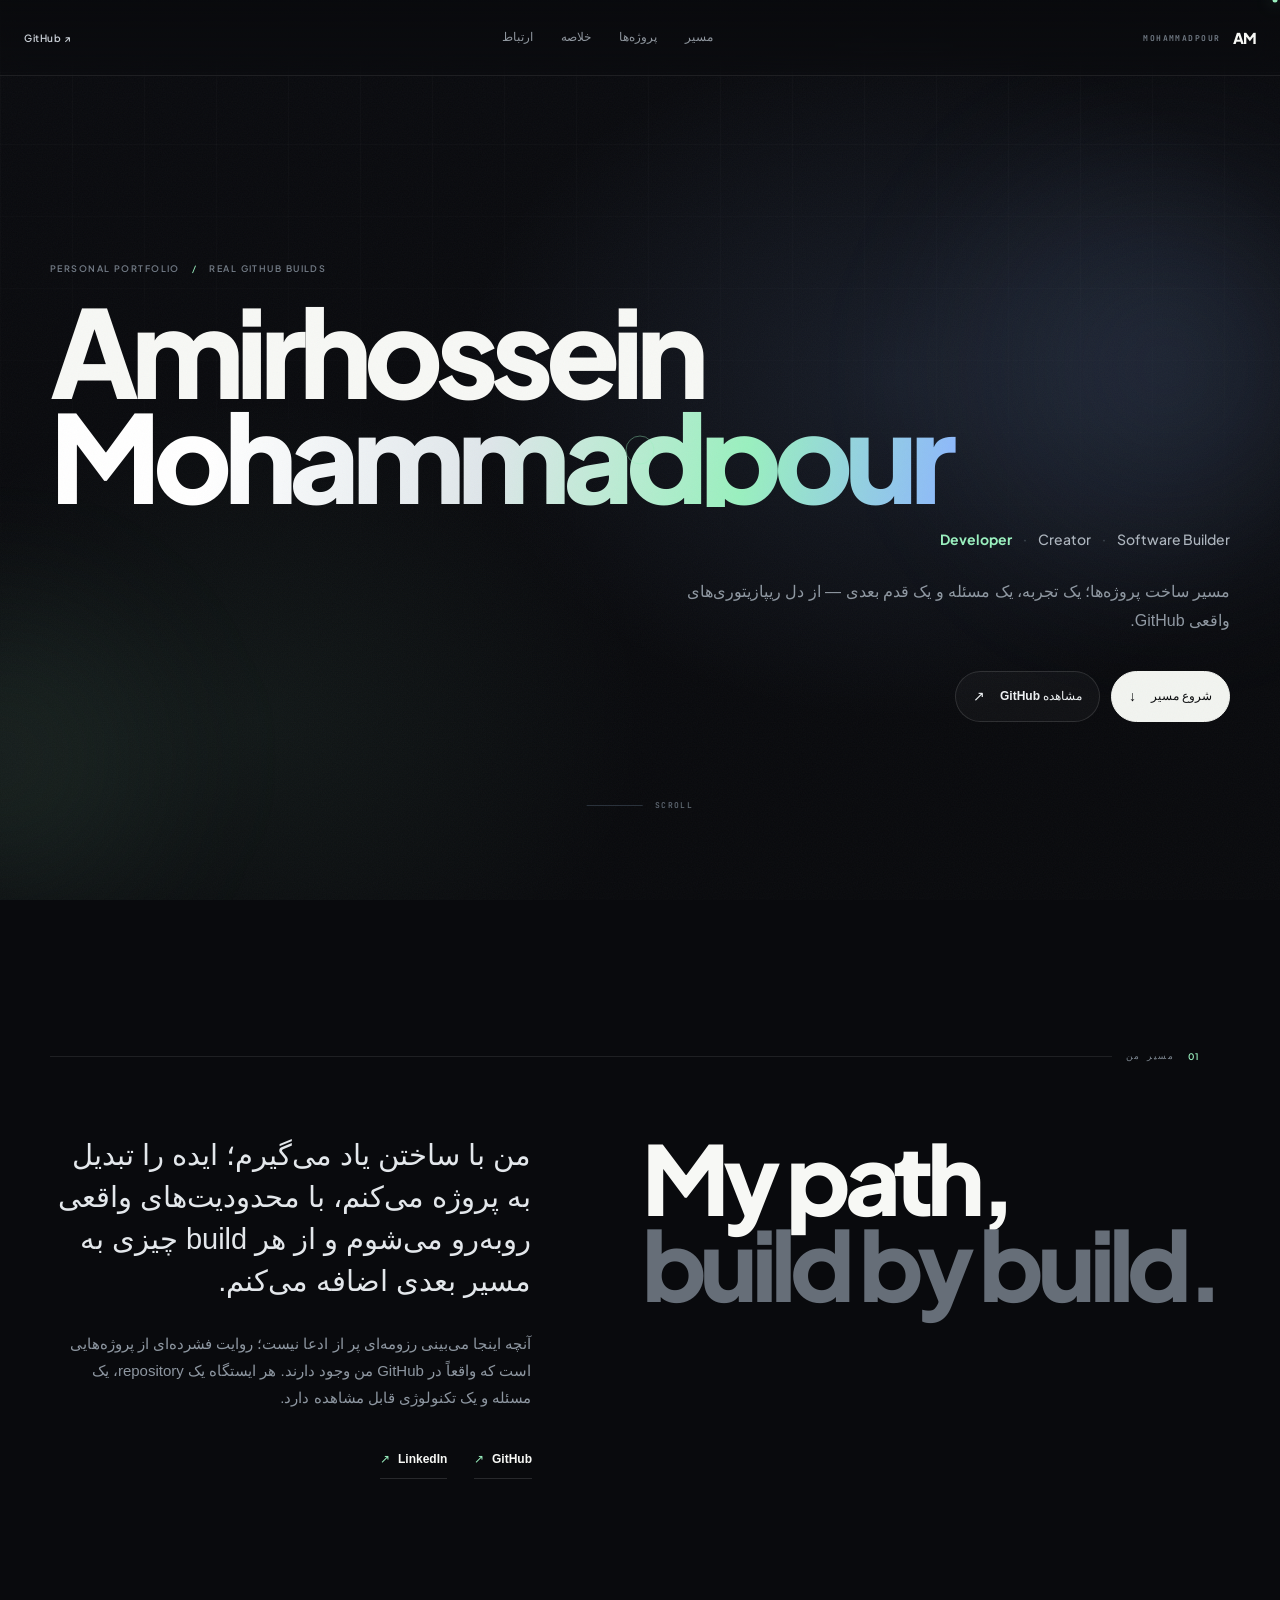
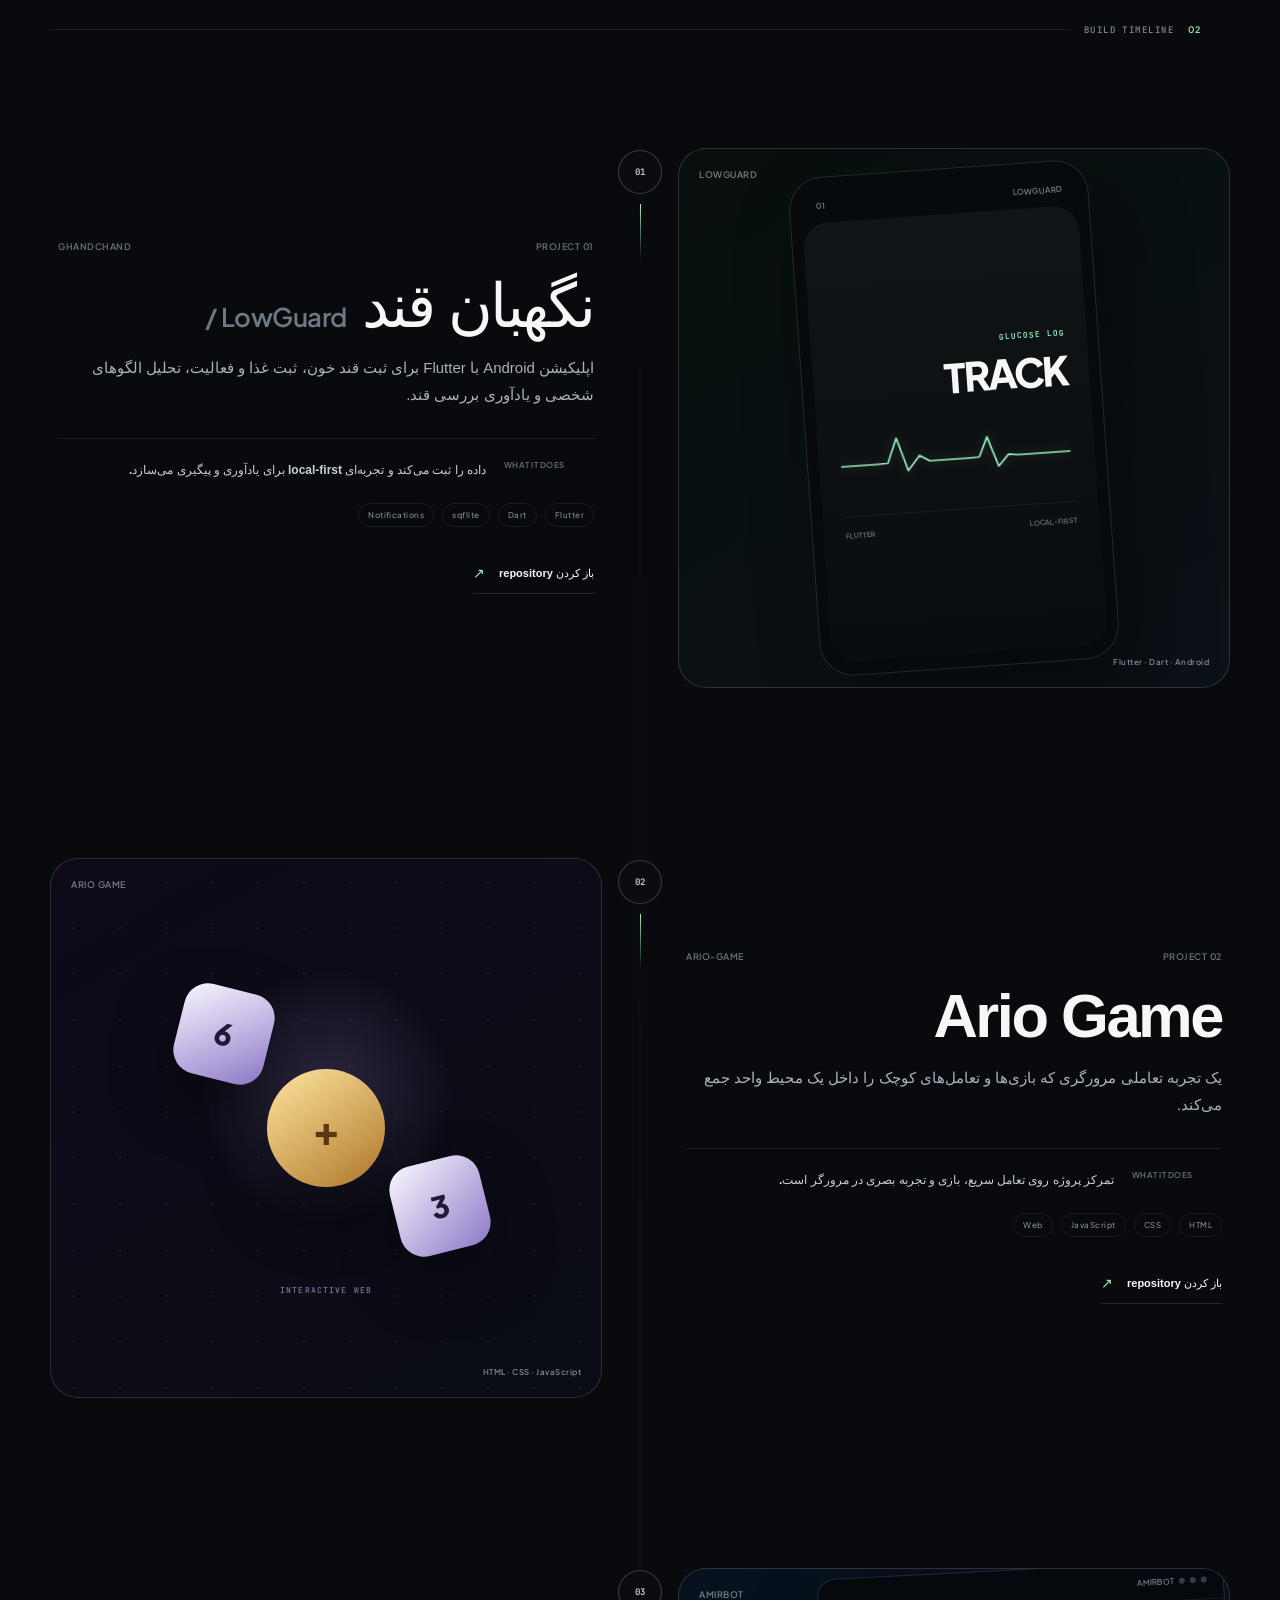
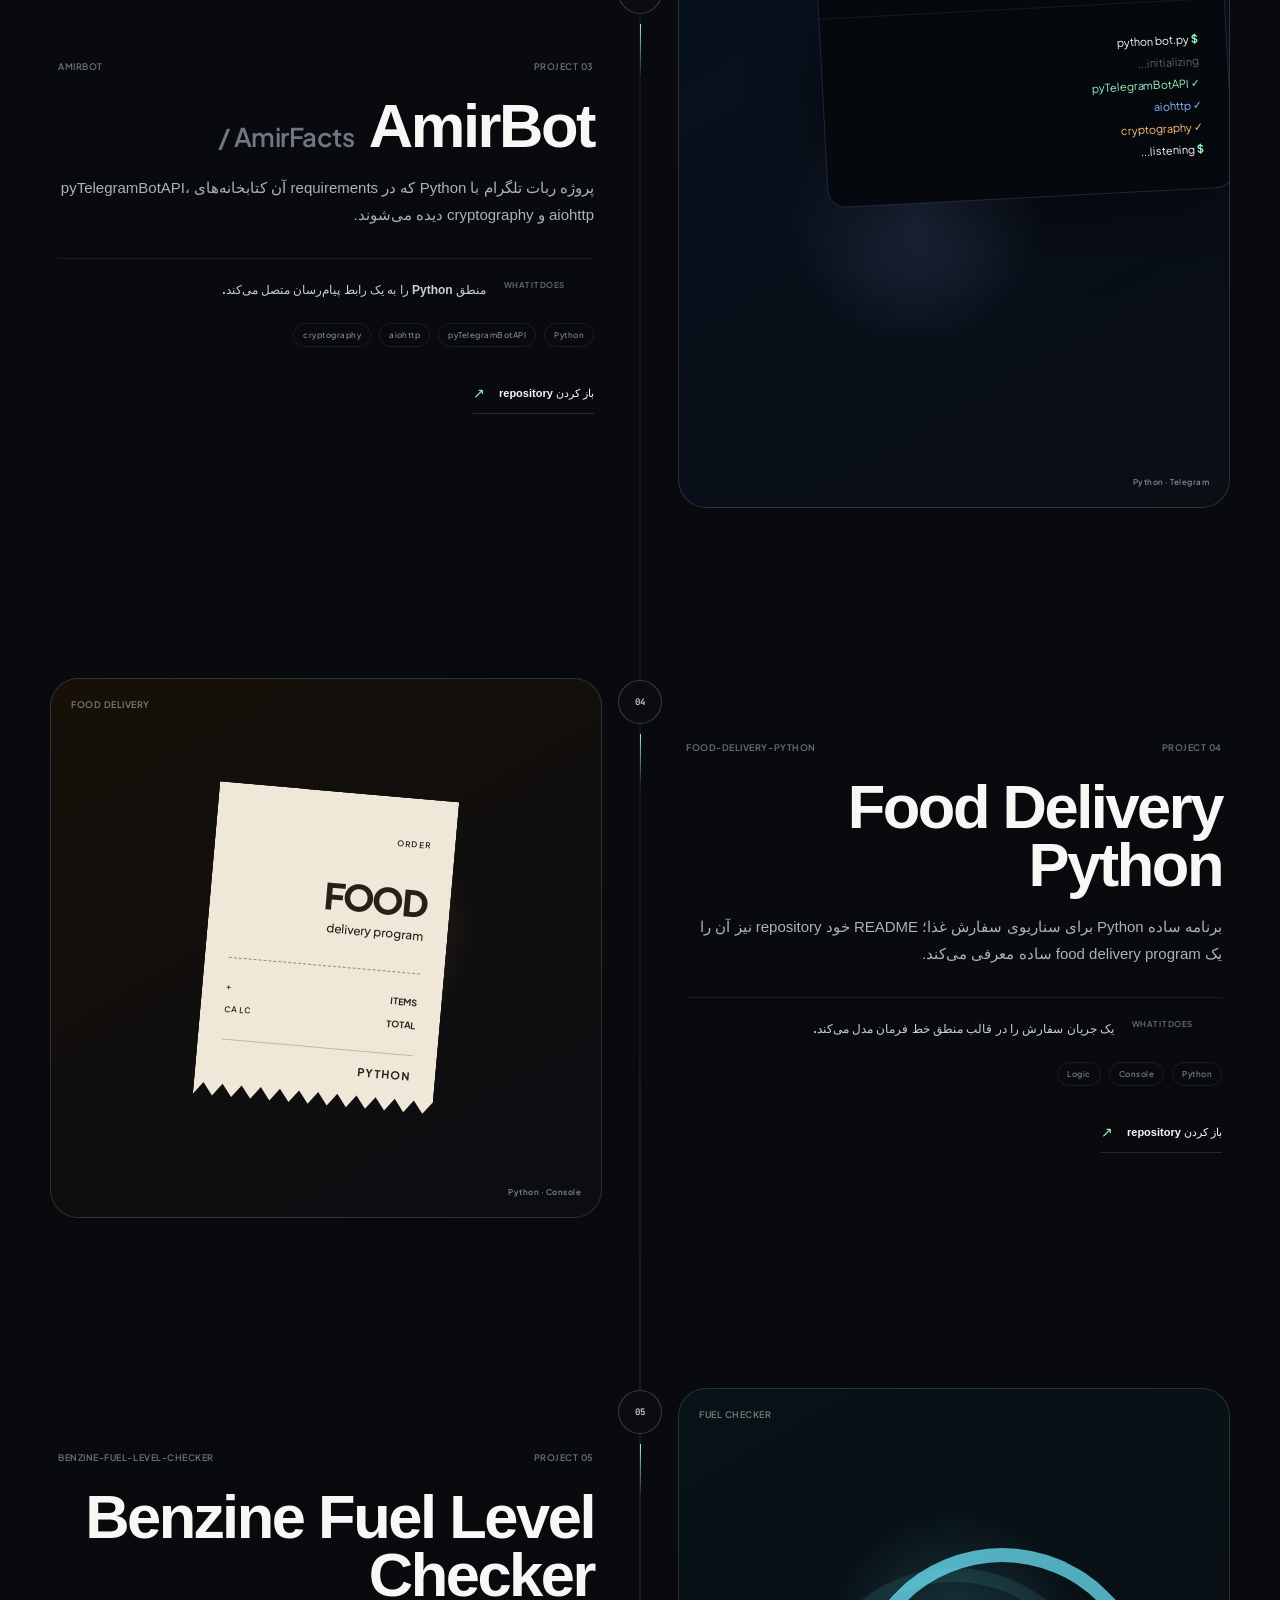
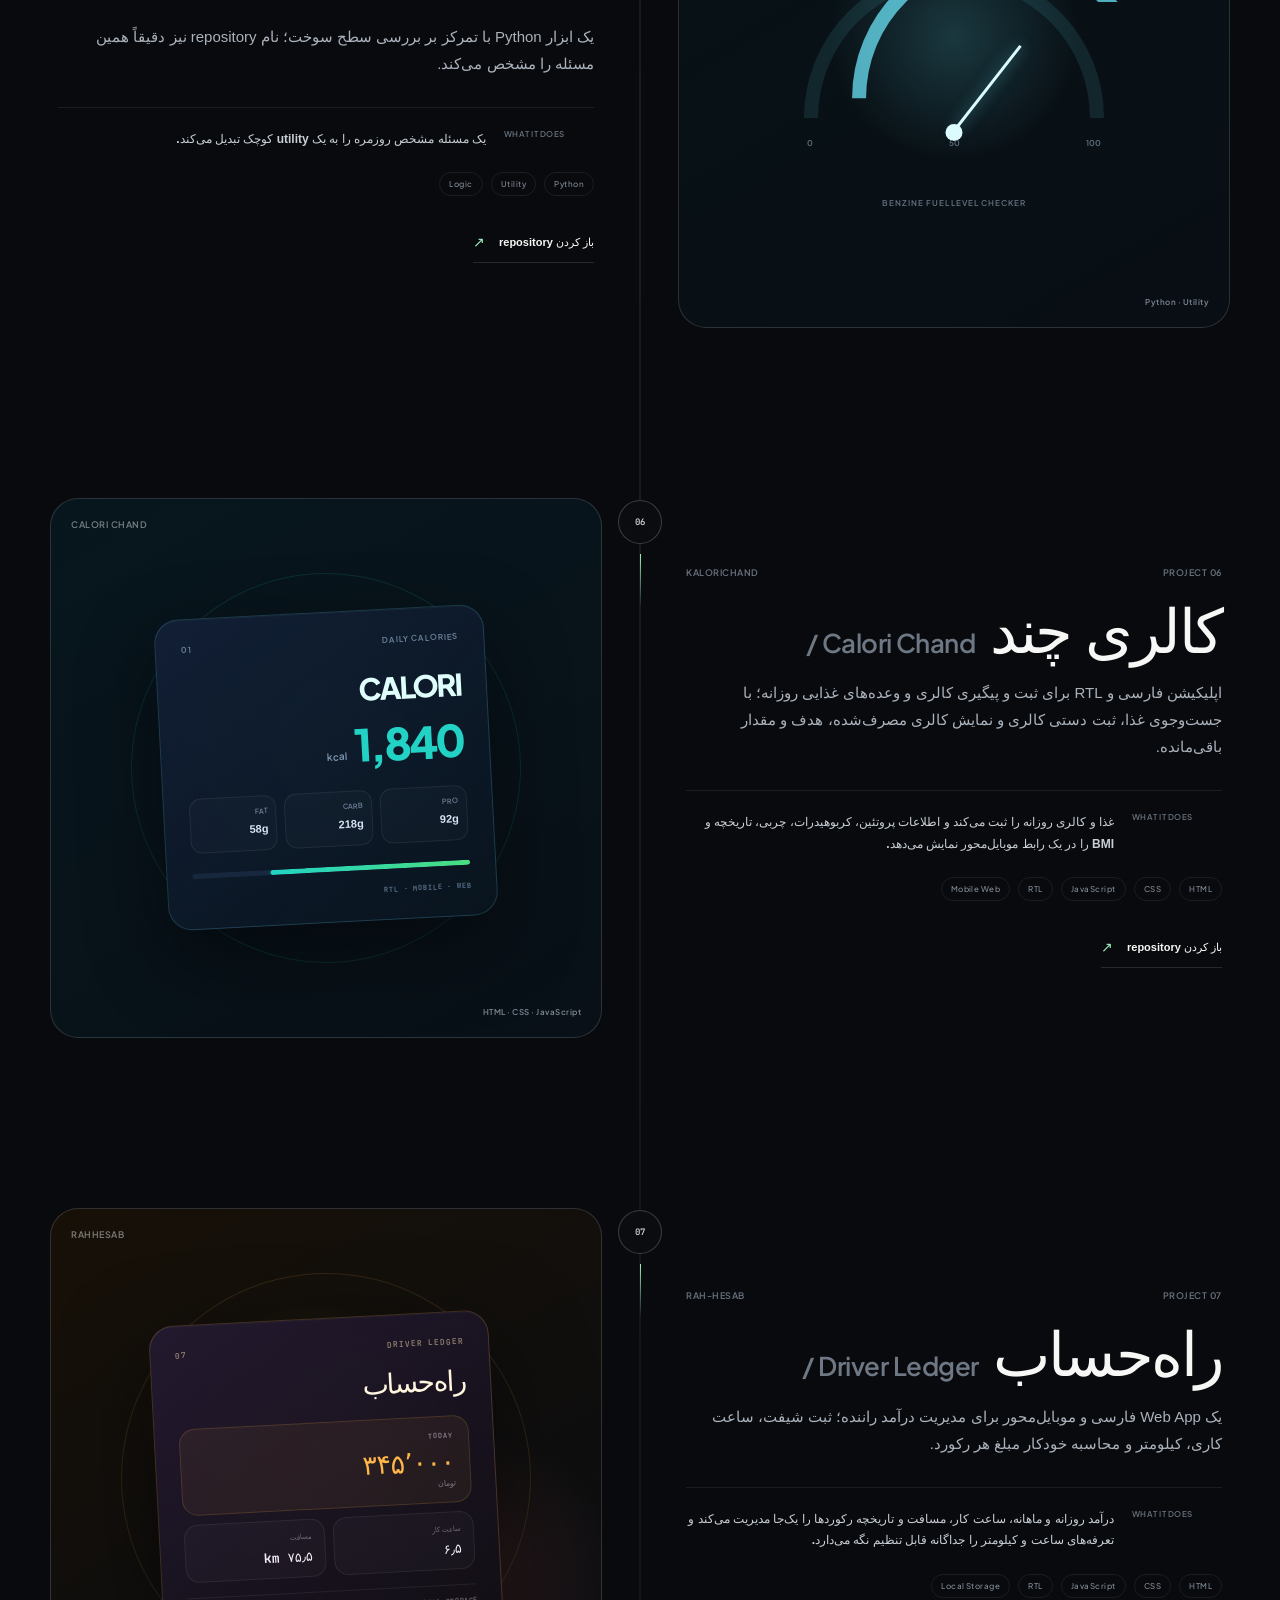
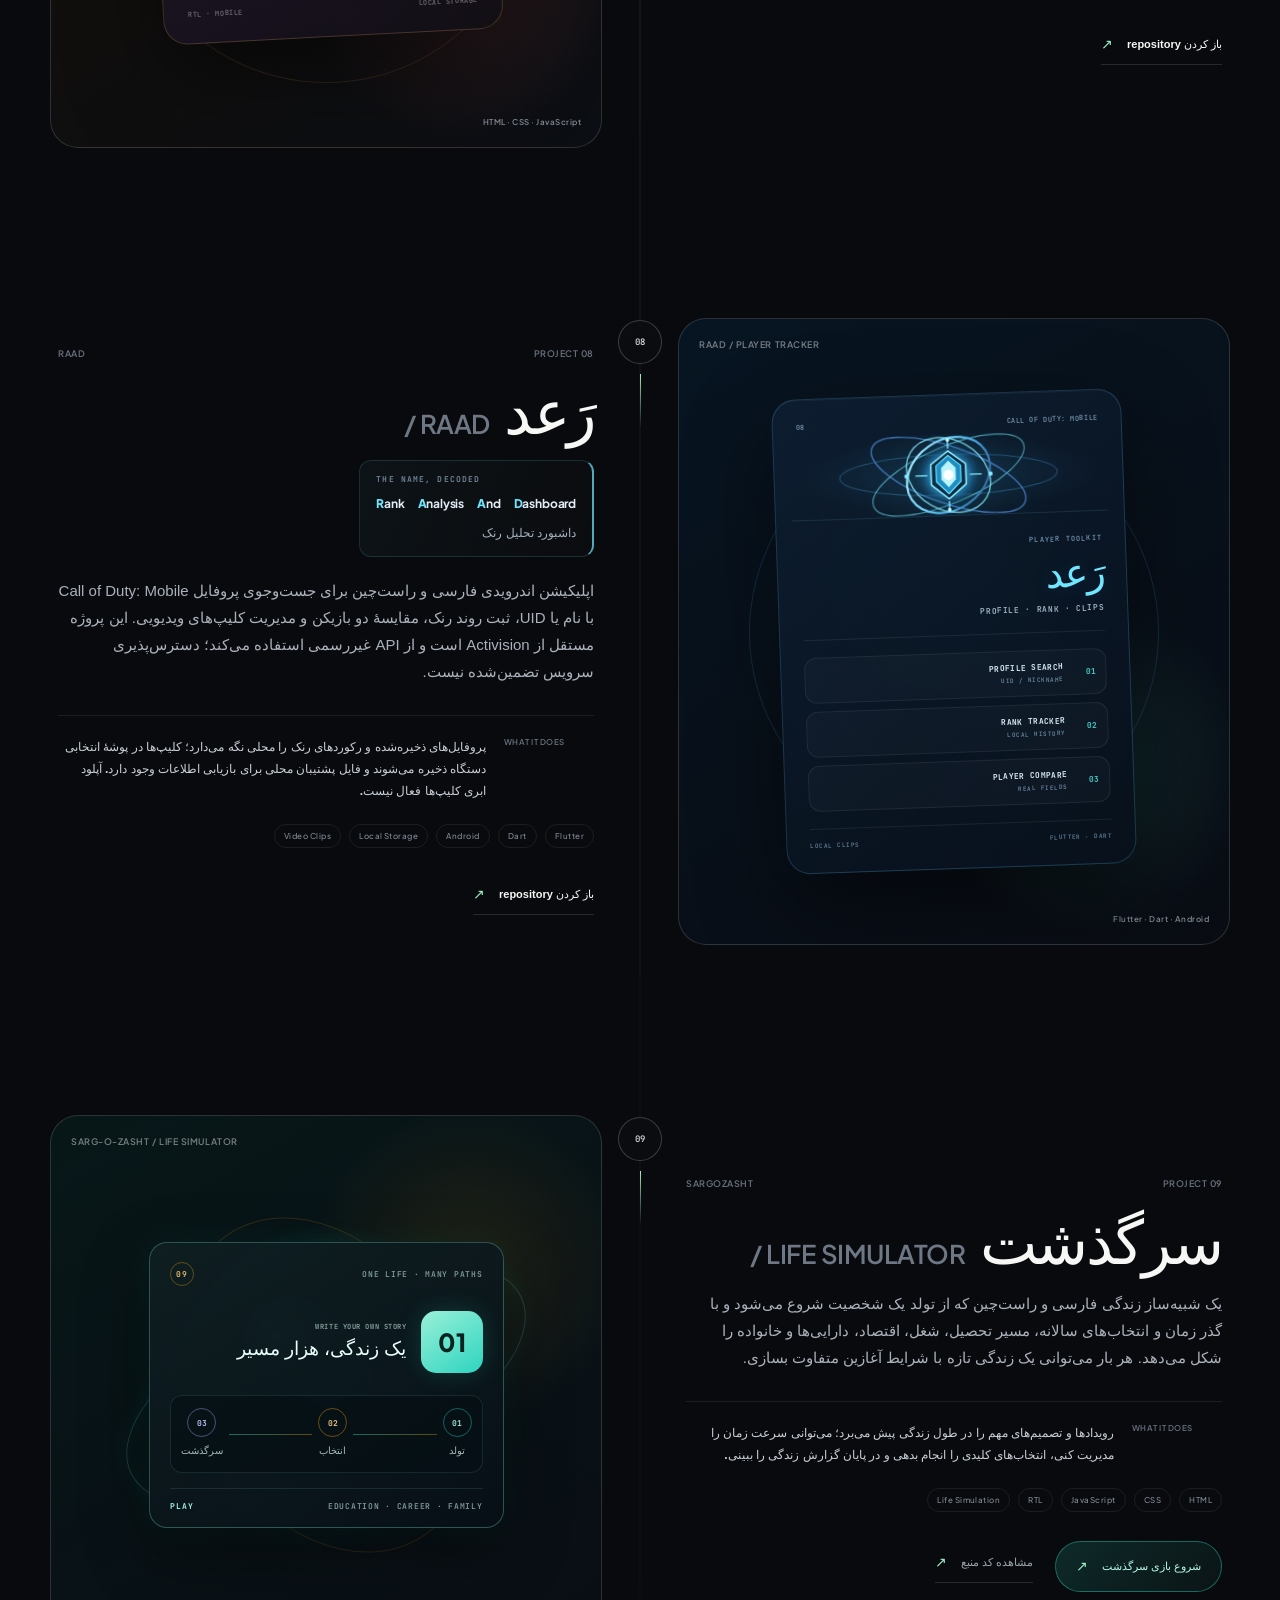
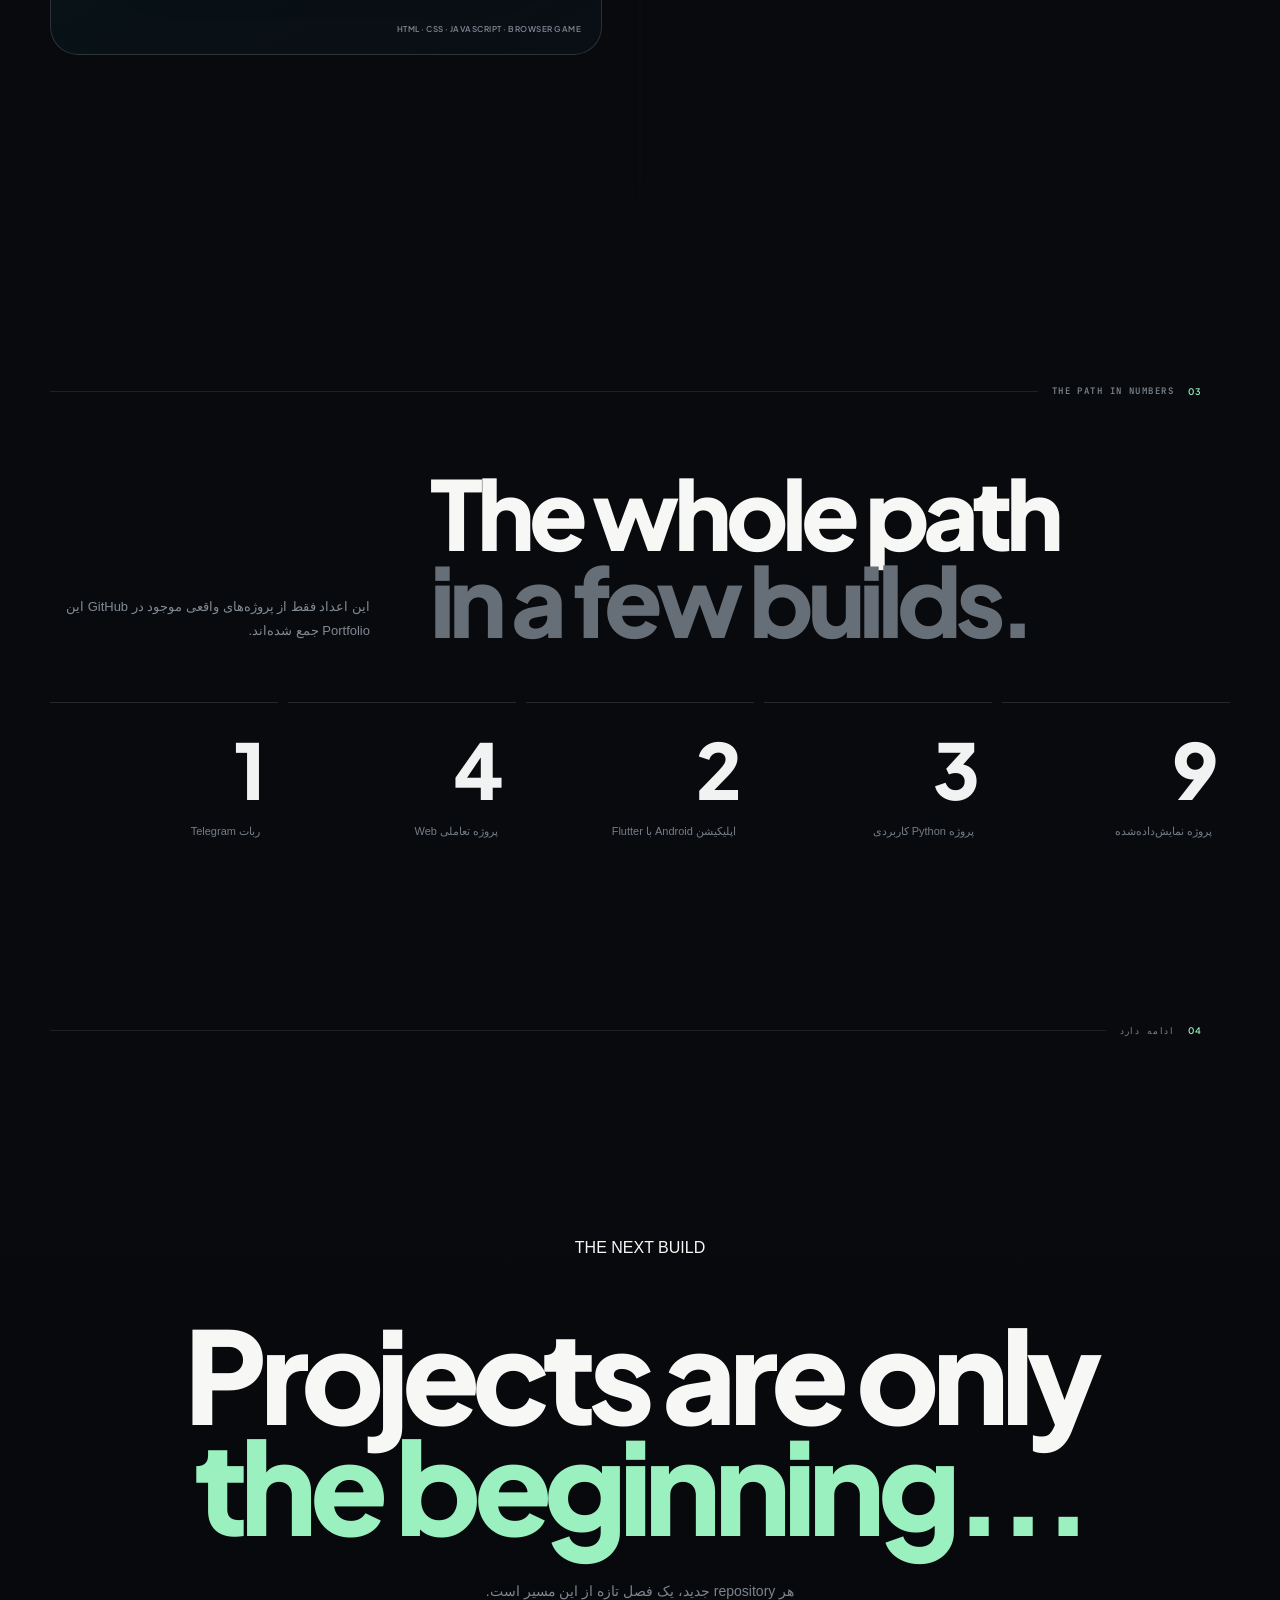
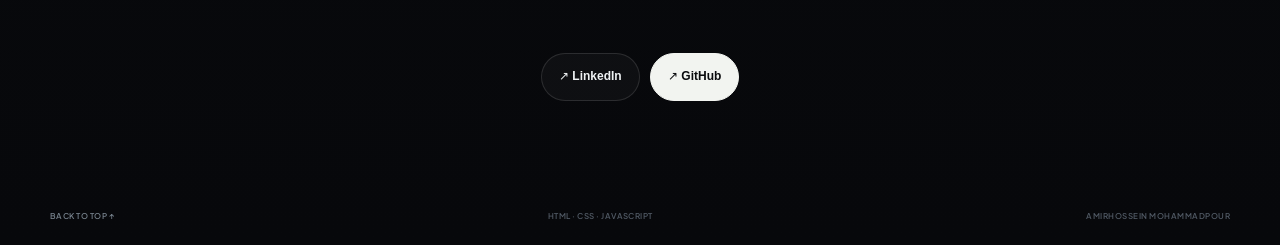
<file: index.html>
<!doctype html>
<!-- GitHub Pages rebuild marker: 2026-10-20 — RAAD portfolio cleanup -->
<html lang="fa" dir="rtl">
<head>
  <meta charset="utf-8">
  <meta name="viewport" content="width=device-width,initial-scale=1,viewport-fit=cover">
  <meta name="google-site-verification" content="b7CStk3qO2ciOXUlZgo4PaE_FqLcZEuTEDnnpddjotY" />
  <meta name="theme-color" content="#090a0d">
  <meta name="description" content="Amirhossein Mohammadpour — Developer, Creator, Software Builder">
  <meta property="og:title" content="Amirhossein Mohammadpour">
  <meta property="og:description" content="My path, build by build.">
  <title>Amirhossein Mohammadpour — Portfolio</title>
  <link rel="icon" href="favicon.svg" type="image/svg+xml">
  <link rel="preconnect" href="https://fonts.googleapis.com">
  <link rel="preconnect" href="https://fonts.gstatic.com" crossorigin>
  <link href="https://fonts.googleapis.com/css2?family=Estedad:wght@400;500;600;700;800&family=Plus+Jakarta+Sans:wght@400;500;600;700;800&family=JetBrains+Mono:wght@400;500;600&display=swap" rel="stylesheet">
  <link rel="stylesheet" href="styles.css?v=20261020-raad-clean">
</head>
<body>
  <div class="boot" id="boot"><span>AM</span><i></i></div>
  <div class="grain" aria-hidden="true"></div>
  <div class="cursor-dot" id="cursorDot" aria-hidden="true"></div>
  <div class="cursor-ring" id="cursorRing" aria-hidden="true"></div>

  <header class="topbar">
    <a class="logo" href="#top" aria-label="خانه">
      <strong>AM</strong>
      <span>MOHAMMADPOUR</span>
    </a>
    <nav class="topnav">
      <a href="#story">مسیر</a>
      <a href="#projects">پروژه‌ها</a>
      <a href="#numbers">خلاصه</a>
      <a href="#contact">ارتباط</a>
    </nav>
    <a class="top-link magnetic" href="https://github.com/Amirho33ein7" target="_blank" rel="noopener noreferrer">GitHub ↗</a>
    <button class="menu-btn" id="menuBtn" type="button" aria-expanded="false" aria-label="باز کردن منو"><span></span><span></span></button>
  </header>

  <div class="mobile-nav" id="mobileNav">
    <a href="#story">01 / مسیر</a>
    <a href="#projects">02 / پروژه‌ها</a>
    <a href="#numbers">03 / خلاصه</a>
    <a href="#contact">04 / ارتباط</a>
    <a href="https://github.com/Amirho33ein7" target="_blank" rel="noopener noreferrer">GitHub ↗</a>
  </div>

  <div class="progress-track"><span id="progress"></span></div>

  

  <main id="top">
    <section class="hero">
      <div class="hero-bg"></div>
      <div class="hero-glow hero-glow-one" data-speed=".12"></div>
      <div class="hero-glow hero-glow-two" data-speed="-.08"></div>

      <div class="wrap hero-inner">
        <div class="hero-meta reveal"><span>PERSONAL PORTFOLIO</span><b>/</b><span>REAL GITHUB BUILDS</span></div>
        <h1 class="hero-title">
          <span class="reveal">Amirhossein</span>
          <em class="reveal delay-1">Mohammadpour</em>
        </h1>
        <p class="hero-role reveal delay-2"><strong>Developer</strong><i>·</i><span>Creator</span><i>·</i><span>Software Builder</span></p>
        <p class="hero-intro reveal delay-3">مسیر ساخت پروژه‌ها؛ یک تجربه، یک مسئله و یک قدم بعدی — از دل ریپازیتوری‌های واقعی GitHub.</p>
        <div class="hero-actions reveal delay-4">
          <a class="pill pill-light magnetic" href="#story">شروع مسیر <b>↓</b></a>
          <a class="pill pill-dark magnetic" href="https://github.com/Amirho33ein7" target="_blank" rel="noopener noreferrer">مشاهده GitHub <b>↗</b></a>
        </div>
        <div class="hero-scroll"><span>SCROLL</span><i></i></div>
      </div>
    </section>

    <section class="intro wrap" id="story">
      <div class="section-cap reveal"><span>01</span><b>مسیر من</b><i></i></div>
      <div class="intro-grid">
        <h2 class="editorial reveal">My path,<br><em>build by build.</em></h2>
        <div class="intro-copy">
          <p class="lead reveal delay-1">من با ساختن یاد می‌گیرم؛ ایده را تبدیل به پروژه می‌کنم، با محدودیت‌های واقعی روبه‌رو می‌شوم و از هر build چیزی به مسیر بعدی اضافه می‌کنم.</p>
          <p class="reveal delay-2">آنچه اینجا می‌بینی رزومه‌ای پر از ادعا نیست؛ روایت فشرده‌ای از پروژه‌هایی است که واقعاً در GitHub من وجود دارند. هر ایستگاه یک repository، یک مسئله و یک تکنولوژی قابل مشاهده دارد.</p>
          <div class="socials reveal delay-3">
            <a class="text-link magnetic" href="https://github.com/Amirho33ein7" target="_blank" rel="noopener noreferrer">GitHub <span>↗</span></a>
            <a class="text-link magnetic" href="https://www.linkedin.com/in/amir-hossein-900009435/" target="_blank" rel="noopener noreferrer">LinkedIn <span>↗</span></a>
          </div>
        </div>
      </div>
    </section>

    <section class="timeline wrap" id="projects">
      <div class="section-cap reveal"><span>02</span><b>BUILD TIMELINE</b><i></i></div>

      <article class="timeline-item reveal" data-index="01">
        <div class="timeline-marker"><span>01</span><i></i></div>
        <div class="timeline-visual visual-green">
          <div class="visual-label">LOWGUARD</div>
          <div class="device health-device">
            <div class="device-top"><span>LOWGUARD</span><span>01</span></div>
            <div class="device-screen">
              <small>GLUCOSE LOG</small>
              <strong>TRACK</strong>
              <svg viewBox="0 0 420 100" aria-hidden="true"><path d="M0 67H66l19-1 18-44 18 60 22-26 18 11h72l18-1 16-35 18 54 19-20 19 2h92"/></svg>
              <div class="device-bottom"><span>LOCAL-FIRST</span><span>FLUTTER</span></div>
            </div>
          </div>
          <div class="visual-caption">Flutter · Dart · Android</div>
        </div>
        <div class="timeline-copy">
          <div class="item-meta"><span>PROJECT 01</span><span>GHANDCHAND</span></div>
          <h3>نگهبان قند <small>/ LowGuard</small></h3>
          <p>اپلیکیشن Android با Flutter برای ثبت قند خون، ثبت غذا و فعالیت، تحلیل الگوهای شخصی و یادآوری بررسی قند.</p>
          <div class="why"><span>WHAT IT DOES</span><b>داده را ثبت می‌کند و تجربه‌ای local-first برای یادآوری و پیگیری می‌سازد.</b></div>
          <div class="tags"><span>Flutter</span><span>Dart</span><span>sqflite</span><span>Notifications</span></div>
          <a class="item-link magnetic" href="https://github.com/Amirho33ein7/ghandchand" target="_blank" rel="noopener noreferrer">باز کردن repository <b>↗</b></a>
        </div>
      </article>

      <article class="timeline-item reverse reveal" data-index="02">
        <div class="timeline-marker"><span>02</span><i></i></div>
        <div class="timeline-visual visual-purple">
          <div class="visual-label">ARIO GAME</div>
          <div class="game-stage">
            <div class="star-field"></div>
            <div class="die die-one">6</div>
            <div class="coin"><span>+</span></div>
            <div class="die die-two">3</div>
            <b>INTERACTIVE WEB</b>
          </div>
          <div class="visual-caption">HTML · CSS · JavaScript</div>
        </div>
        <div class="timeline-copy">
          <div class="item-meta"><span>PROJECT 02</span><span>ARIO-GAME</span></div>
          <h3>Ario Game</h3>
          <p>یک تجربه تعاملی مرورگری که بازی‌ها و تعامل‌های کوچک را داخل یک محیط واحد جمع می‌کند.</p>
          <div class="why"><span>WHAT IT DOES</span><b>تمرکز پروژه روی تعامل سریع، بازی و تجربه بصری در مرورگر است.</b></div>
          <div class="tags"><span>HTML</span><span>CSS</span><span>JavaScript</span><span>Web</span></div>
          <a class="item-link magnetic" href="https://github.com/Amirho33ein7/ario-game" target="_blank" rel="noopener noreferrer">باز کردن repository <b>↗</b></a>
        </div>
      </article>

      <article class="timeline-item reveal" data-index="03">
        <div class="timeline-marker"><span>03</span><i></i></div>
        <div class="timeline-visual visual-blue">
          <div class="visual-label">AMIRBOT</div>
          <div class="terminal">
            <div class="terminal-top"><i></i><i></i><i></i><span>AMIRBOT</span></div>
            <div class="terminal-body">
              <p><b>$</b> python bot.py</p>
              <p class="muted">initializing...</p>
              <p class="green">✓ pyTelegramBotAPI</p>
              <p class="blue">✓ aiohttp</p>
              <p class="orange">✓ cryptography</p>
              <p><b>$</b> listening...</p>
            </div>
          </div>
          <div class="visual-caption">Python · Telegram</div>
        </div>
        <div class="timeline-copy">
          <div class="item-meta"><span>PROJECT 03</span><span>AMIRBOT</span></div>
          <h3>AmirBot <small>/ AmirFacts</small></h3>
          <p>پروژه ربات تلگرام با Python که در requirements آن کتابخانه‌های pyTelegramBotAPI، aiohttp و cryptography دیده می‌شوند.</p>
          <div class="why"><span>WHAT IT DOES</span><b>منطق Python را به یک رابط پیام‌رسان متصل می‌کند.</b></div>
          <div class="tags"><span>Python</span><span>pyTelegramBotAPI</span><span>aiohttp</span><span>cryptography</span></div>
          <a class="item-link magnetic" href="https://github.com/Amirho33ein7/amirbot" target="_blank" rel="noopener noreferrer">باز کردن repository <b>↗</b></a>
        </div>
      </article>

      <article class="timeline-item reverse reveal" data-index="04">
        <div class="timeline-marker"><span>04</span><i></i></div>
        <div class="timeline-visual visual-warm">
          <div class="visual-label">FOOD DELIVERY</div>
          <div class="paper">
            <span>ORDER</span><strong>FOOD</strong><em>delivery program</em>
            <i></i>
            <div><b>ITEMS</b><span>+</span></div>
            <div><b>TOTAL</b><span>CALC</span></div>
            <small>PYTHON</small>
          </div>
          <div class="visual-caption">Python · Console</div>
        </div>
        <div class="timeline-copy">
          <div class="item-meta"><span>PROJECT 04</span><span>FOOD-DELIVERY-PYTHON</span></div>
          <h3>Food Delivery Python</h3>
          <p>برنامه ساده Python برای سناریوی سفارش غذا؛ README خود repository نیز آن را یک food delivery program ساده معرفی می‌کند.</p>
          <div class="why"><span>WHAT IT DOES</span><b>یک جریان سفارش را در قالب منطق خط فرمان مدل می‌کند.</b></div>
          <div class="tags"><span>Python</span><span>Console</span><span>Logic</span></div>
          <a class="item-link magnetic" href="https://github.com/Amirho33ein7/food-delivery-python" target="_blank" rel="noopener noreferrer">باز کردن repository <b>↗</b></a>
        </div>
      </article>

      <article class="timeline-item reveal" data-index="05">
        <div class="timeline-marker"><span>05</span><i></i></div>
        <div class="timeline-visual visual-cyan">
          <div class="visual-label">FUEL CHECKER</div>
          <div class="fuel-gauge">
            <div class="arc"></div><div class="needle"></div><div class="hub"></div>
            <span>0</span><span>50</span><span>100</span>
          </div>
          <div class="fuel-name">BENZINE FUEL LEVEL CHECKER</div>
          <div class="visual-caption">Python · Utility</div>
        </div>
        <div class="timeline-copy">
          <div class="item-meta"><span>PROJECT 05</span><span>BENZINE-FUEL-LEVEL-CHECKER</span></div>
          <h3>Benzine Fuel Level Checker</h3>
          <p>یک ابزار Python با تمرکز بر بررسی سطح سوخت؛ نام repository نیز دقیقاً همین مسئله را مشخص می‌کند.</p>
          <div class="why"><span>WHAT IT DOES</span><b>یک مسئله مشخص روزمره را به یک utility کوچک تبدیل می‌کند.</b></div>
          <div class="tags"><span>Python</span><span>Utility</span><span>Logic</span></div>
          <a class="item-link magnetic" href="https://github.com/Amirho33ein7/benzine-fuel-level-checker" target="_blank" rel="noopener noreferrer">باز کردن repository <b>↗</b></a>
        </div>
      </article>

      <article class="timeline-item reverse reveal" data-index="06">
        <div class="timeline-marker"><span>06</span><i></i></div>
        <div class="timeline-visual visual-calorie">
          <div class="visual-label">CALORI CHAND</div>
          <div class="calorie-stage">
            <div class="calorie-orbit orbit-one"></div>
            <div class="calorie-orbit orbit-two"></div>
            <div class="calorie-card">
              <div class="calorie-card-top"><span>DAILY CALORIES</span><span>01</span></div>
              <strong>CALORI</strong>
              <div class="calorie-number"><b>1,840</b><span>kcal</span></div>
              <div class="macro-row">
                <span><i>PRO</i><b>92g</b></span>
                <span><i>CARB</i><b>218g</b></span>
                <span><i>FAT</i><b>58g</b></span>
              </div>
              <div class="calorie-progress"><span></span></div>
              <small>RTL · MOBILE · WEB</small>
            </div>
          </div>
          <div class="visual-caption">HTML · CSS · JavaScript</div>
        </div>
        <div class="timeline-copy">
          <div class="item-meta"><span>PROJECT 06</span><span>KALORICHAND</span></div>
          <h3>کالری چند <small>/ Calori Chand</small></h3>
          <p>اپلیکیشن فارسی و RTL برای ثبت و پیگیری کالری و وعده‌های غذایی روزانه؛ با جست‌وجوی غذا، ثبت دستی کالری و نمایش کالری مصرف‌شده، هدف و مقدار باقی‌مانده.</p>
          <div class="why"><span>WHAT IT DOES</span><b>غذا و کالری روزانه را ثبت می‌کند و اطلاعات پروتئین، کربوهیدرات، چربی، تاریخچه و BMI را در یک رابط موبایل‌محور نمایش می‌دهد.</b></div>
          <div class="tags"><span>HTML</span><span>CSS</span><span>JavaScript</span><span>RTL</span><span>Mobile Web</span></div>
          <a class="item-link magnetic" href="https://github.com/Amirho33ein7/kalorichand" target="_blank" rel="noopener noreferrer">باز کردن repository <b>↗</b></a>
        </div>
      </article>


      <article class="timeline-item reverse reveal" data-index="07">
        <div class="timeline-marker"><span>07</span><i></i></div>
        <div class="timeline-visual visual-rahhesab">
          <div class="visual-label">RAHHESAB</div>
          <div class="rahhesab-stage">
            <div class="rahhesab-orbit orbit-one"></div>
            <div class="rahhesab-orbit orbit-two"></div>
            <div class="rahhesab-card">
              <div class="rahhesab-top"><span>DRIVER LEDGER</span><span>07</span></div>
              <div class="rahhesab-title">راه‌حساب</div>
              <div class="rahhesab-total"><span>TODAY</span><strong>۳۴۵٬۰۰۰</strong><small>تومان</small></div>
              <div class="rahhesab-stats">
                <div><span>ساعت کار</span><b>۶٫۵</b></div>
                <div><span>مسافت</span><b>۷۵٫۵ km</b></div>
              </div>
              <div class="rahhesab-footer"><span>LOCAL STORAGE</span><span>RTL · MOBILE</span></div>
            </div>
          </div>
          <div class="visual-caption">HTML · CSS · JavaScript</div>
        </div>
        <div class="timeline-copy">
          <div class="item-meta"><span>PROJECT 07</span><span>RAH-HESAB</span></div>
          <h3>راه‌حساب <small>/ Driver Ledger</small></h3>
          <p>یک Web App فارسی و موبایل‌محور برای مدیریت درآمد راننده؛ ثبت شیفت، ساعت کاری، کیلومتر و محاسبه خودکار مبلغ هر رکورد.</p>
          <div class="why"><span>WHAT IT DOES</span><b>درآمد روزانه و ماهانه، ساعت کار، مسافت و تاریخچه رکوردها را یک‌جا مدیریت می‌کند و تعرفه‌های ساعت و کیلومتر را جداگانه قابل تنظیم نگه می‌دارد.</b></div>
          <div class="tags"><span>HTML</span><span>CSS</span><span>JavaScript</span><span>RTL</span><span>Local Storage</span></div>
          <a class="item-link magnetic" href="https://github.com/Amirho33ein7/rah-hesab" target="_blank" rel="noopener noreferrer">باز کردن repository <b>↗</b></a>
        </div>
      </article>


      <article class="timeline-item reveal" data-index="08">
        <div class="timeline-marker"><span>08</span><i></i></div>
        <div class="timeline-visual visual-raad">
          <div class="visual-label">RAAD / PLAYER TRACKER</div>
          <div class="raad-stage">
            <div class="raad-orbit raad-orbit-one"></div>
            <div class="raad-orbit raad-orbit-two"></div>
            <div class="raad-card">
              <div class="raad-top"><span>CALL OF DUTY: MOBILE</span><span>08</span></div>
              <div class="raad-reactor-bay" role="img" aria-label="هستهٔ انرژی علمی‌تخیلی با چرخش سه‌بعدی و پالس نور هر پنج ثانیه">
                <div class="raad-reactor-rotor">
                  <svg class="raad-reactor-svg" viewBox="0 0 400 110" aria-hidden="true" focusable="false">
                    <defs>
                      <radialGradient id="raadCoreGlow">
                        <stop offset="0" stop-color="#e8ffff"/>
                        <stop offset=".26" stop-color="#72efff"/>
                        <stop offset=".62" stop-color="#2586c5" stop-opacity=".7"/>
                        <stop offset="1" stop-color="#12334f" stop-opacity="0"/>
                      </radialGradient>
                      <linearGradient id="raadCoreRing" x1="0" y1="0" x2="1" y2="1">
                        <stop offset="0" stop-color="#b7f7ff"/>
                        <stop offset=".55" stop-color="#4eb8ee"/>
                        <stop offset="1" stop-color="#254a80"/>
                      </linearGradient>
                      <filter id="raadCoreBlur" x="-80%" y="-80%" width="260%" height="260%">
                        <feGaussianBlur stdDeviation="3"/>
                      </filter>
                    </defs>
                    <ellipse cx="200" cy="55" rx="150" ry="28" fill="none" stroke="#3d94c5" stroke-opacity=".42" stroke-width="1.5"/>
                    <ellipse cx="200" cy="55" rx="112" ry="39" fill="none" stroke="#72eaff" stroke-opacity=".58" stroke-width="1.6" transform="rotate(-21 200 55)"/>
                    <ellipse cx="200" cy="55" rx="112" ry="39" fill="none" stroke="#4b8dd8" stroke-opacity=".75" stroke-width="2" transform="rotate(21 200 55)"/>
                    <ellipse cx="200" cy="55" rx="61" ry="48" fill="none" stroke="url(#raadCoreRing)" stroke-width="3" transform="rotate(-32 200 55)"/>
                    <ellipse cx="200" cy="55" rx="61" ry="48" fill="none" stroke="#85eeff" stroke-opacity=".76" stroke-width="2" transform="rotate(32 200 55)"/>
                    <circle cx="200" cy="55" r="45" fill="url(#raadCoreGlow)" filter="url(#raadCoreBlur)"/>
                    <path d="M200 22 L224 40 L224 68 L200 88 L176 68 L176 40 Z" fill="#0c2b45" stroke="#93f3ff" stroke-width="2"/>
                    <path d="M200 28 L217 42 L217 64 L200 81 L183 64 L183 42 Z" fill="#1e8dc4" stroke="#69e8ff" stroke-width="1.5"/>
                    <path d="M200 35 L210 45 L210 61 L200 72 L190 61 L190 45 Z" fill="#c9fdff" opacity=".92"/>
                    <circle cx="200" cy="55" r="7" fill="#fff"/>
                    <path d="M155 55 L170 55 M230 55 L245 55 M200 7 L200 18 M200 92 L200 103" stroke="#83eaff" stroke-width="2" stroke-linecap="round"/>
                    <circle cx="142" cy="55" r="3" fill="#85eaff"/>
                    <circle cx="258" cy="55" r="3" fill="#85eaff"/>
                    <circle cx="200" cy="7" r="2.5" fill="#c4fcff"/>
                    <circle cx="200" cy="103" r="2.5" fill="#c4fcff"/>
                    <circle class="raad-reactor-pulse" cx="200" cy="55" r="20" fill="none" stroke="#c5fcff" stroke-width="2"/>
                  </svg>
                </div>
              </div>
              <div class="raad-brand">
                <small>PLAYER TOOLKIT</small>
                <strong>رَعد</strong>
                <span>PROFILE · RANK · CLIPS</span>
              </div>
              <div class="raad-feature-list">
                <div><span>01</span><b>PROFILE SEARCH</b><i>UID / NICKNAME</i></div>
                <div><span>02</span><b>RANK TRACKER</b><i>LOCAL HISTORY</i></div>
                <div><span>03</span><b>PLAYER COMPARE</b><i>REAL FIELDS</i></div>
              </div>
              <div class="raad-footer"><span>FLUTTER · DART</span><span>LOCAL CLIPS</span></div>
            </div>
          </div>
          <div class="visual-caption">Flutter · Dart · Android</div>
        </div>
        <div class="timeline-copy">
          <div class="item-meta"><span>PROJECT 08</span><span>RAAD</span></div>
          <h3>رَعد <small>/ RAAD</small></h3>
          <div class="raad-expansion" aria-label="RAAD stands for Rank Analysis And Dashboard; معنی فارسی: داشبورد تحلیل رنک">
            <div class="raad-expansion-label">THE NAME, DECODED</div>
            <p class="raad-expansion-words" dir="ltr"><span><b>R</b>ank</span> <span><b>A</b>nalysis</span> <span><b>A</b>nd</span> <span><b>D</b>ashboard</span></p>
            <p class="raad-expansion-meaning" lang="fa" dir="rtl">داشبورد تحلیل رنک</p>
          </div>
          <p>اپلیکیشن اندرویدی فارسی و راست‌چین برای جست‌وجوی پروفایل Call of Duty: Mobile با نام یا UID، ثبت روند رنک، مقایسهٔ دو بازیکن و مدیریت کلیپ‌های ویدیویی. این پروژه مستقل از Activision است و از API غیررسمی استفاده می‌کند؛ دسترس‌پذیری سرویس تضمین‌شده نیست.</p>
          <div class="why"><span>WHAT IT DOES</span><b>پروفایل‌های ذخیره‌شده و رکوردهای رنک را محلی نگه می‌دارد؛ کلیپ‌ها در پوشهٔ انتخابی دستگاه ذخیره می‌شوند و فایل پشتیبان محلی برای بازیابی اطلاعات وجود دارد. آپلود ابری کلیپ‌ها فعال نیست.</b></div>
          <div class="tags"><span>Flutter</span><span>Dart</span><span>Android</span><span>Local Storage</span><span>Video Clips</span></div>
          <a class="item-link magnetic" href="https://github.com/Amirho33ein7/RAAD" target="_blank" rel="noopener noreferrer">باز کردن repository <b>↗</b></a>
        </div>
      </article>


      <article class="timeline-item reverse reveal" data-index="09">
        <div class="timeline-marker"><span>09</span><i></i></div>
        <div class="timeline-visual visual-sargozasht">
          <div class="visual-label">SARG-O-ZASHT / LIFE SIMULATOR</div>
          <div class="sargozasht-stage" aria-label="نمای گرافیکی شبیه‌ساز زندگی سرگذشت">
            <div class="sargozasht-orbit sargozasht-orbit-wide"></div>
            <div class="sargozasht-orbit sargozasht-orbit-tight"></div>
            <div class="sargozasht-globe">
              <span class="sargozasht-globe-latitude"></span>
              <span class="sargozasht-globe-longitude"></span>
              <span class="sargozasht-globe-core"></span>
            </div>
            <div class="sargozasht-life-card">
              <div class="sargozasht-card-top"><span>ONE LIFE · MANY PATHS</span><span>09</span></div>
              <div class="sargozasht-card-main">
                <div class="sargozasht-generation">01</div>
                <div><small>WRITE YOUR OWN STORY</small><strong>یک زندگی، هزار مسیر</strong></div>
              </div>
              <div class="sargozasht-milestones">
                <div><i>01</i><span>تولد</span></div>
                <b></b>
                <div><i>02</i><span>انتخاب</span></div>
                <b></b>
                <div><i>03</i><span>سرگذشت</span></div>
              </div>
              <div class="sargozasht-card-foot"><span>EDUCATION · CAREER · FAMILY</span><strong>PLAY</strong></div>
            </div>
          </div>
          <div class="visual-caption">HTML · CSS · JAVASCRIPT · BROWSER GAME</div>
        </div>
        <div class="timeline-copy">
          <div class="item-meta"><span>PROJECT 09</span><span>SARGOZASHT</span></div>
          <h3>سرگذشت <small>/ LIFE SIMULATOR</small></h3>
          <p>یک شبیه‌ساز زندگی فارسی و راست‌چین که از تولد یک شخصیت شروع می‌شود و با گذر زمان و انتخاب‌های سالانه، مسیر تحصیل، شغل، اقتصاد، دارایی‌ها و خانواده را شکل می‌دهد. هر بار می‌توانی یک زندگی تازه با شرایط آغازین متفاوت بسازی.</p>
          <div class="why"><span>WHAT IT DOES</span><b>رویدادها و تصمیم‌های مهم را در طول زندگی پیش می‌برد؛ می‌توانی سرعت زمان را مدیریت کنی، انتخاب‌های کلیدی را انجام بدهی و در پایان گزارش زندگی را ببینی.</b></div>
          <div class="tags"><span>HTML</span><span>CSS</span><span>JavaScript</span><span>RTL</span><span>Life Simulation</span></div>
          <div class="sargozasht-actions">
            <a class="item-link sargozasht-play magnetic" href="https://amirho33ein7.github.io/sargozasht/?utm_source=chatgpt.com" target="_blank" rel="noopener noreferrer" aria-label="شروع بازی سرگذشت، شبیه‌ساز زندگی آنلاین فارسی">شروع بازی سرگذشت <b>↗</b></a>
            <a class="item-link sargozasht-source magnetic" href="https://github.com/Amirho33ein7/sargozasht" target="_blank" rel="noopener noreferrer">مشاهده کد منبع <b>↗</b></a>
          </div>
        </div>
      </article>

    </section>

    <section class="numbers wrap" id="numbers">
      <div class="section-cap reveal"><span>03</span><b>THE PATH IN NUMBERS</b><i></i></div>
      <div class="numbers-head">
        <h2 class="editorial reveal">The whole path<br><em>in a few builds.</em></h2>
        <p class="reveal delay-1">این اعداد فقط از پروژه‌های واقعی موجود در GitHub این Portfolio جمع شده‌اند.</p>
      </div>
      <div class="stat-grid">
        <div class="stat reveal"><strong data-count="9">0</strong><span>پروژه نمایش‌داده‌شده</span></div>
        <div class="stat reveal delay-1"><strong data-count="3">0</strong><span>پروژه Python کاربردی</span></div>
        <div class="stat reveal delay-2"><strong data-count="2">0</strong><span>اپلیکیشن Android با Flutter</span></div>
        <div class="stat reveal delay-3"><strong data-count="4">0</strong><span>پروژه تعاملی Web</span></div>
        <div class="stat reveal"><strong data-count="1">0</strong><span>ربات Telegram</span></div>
      </div>
    </section>

    <section class="contact" id="contact">
      <div class="wrap">
        <div class="section-cap reveal"><span>04</span><b>ادامه دارد</b><i></i></div>
        <div class="contact-inner">
          <p class="eyebrow reveal">THE NEXT BUILD</p>
          <h2 class="contact-title reveal delay-1">Projects are only<br><em>the beginning...</em></h2>
          <p class="contact-copy reveal delay-2">هر repository جدید، یک فصل تازه از این مسیر است.</p>
          <div class="contact-actions reveal delay-3">
            <a class="pill pill-light magnetic" href="https://github.com/Amirho33ein7" target="_blank" rel="noopener noreferrer">GitHub ↗</a>
            <a class="pill pill-dark magnetic" href="https://www.linkedin.com/in/amir-hossein-900009435/" target="_blank" rel="noopener noreferrer">LinkedIn ↗</a>
          </div>
        </div>
        <footer class="footer">
          <span>AMIRHOSSEIN MOHAMMADPOUR</span>
          <span>HTML · CSS · JAVASCRIPT</span>
          <a href="#top" class="magnetic">BACK TO TOP ↑</a>
        </footer>
      </div>
    </section>
  </main>

  <script src="script.js?v=20261003-native-audio-v7" defer></script>
</body>
</html>
</file>
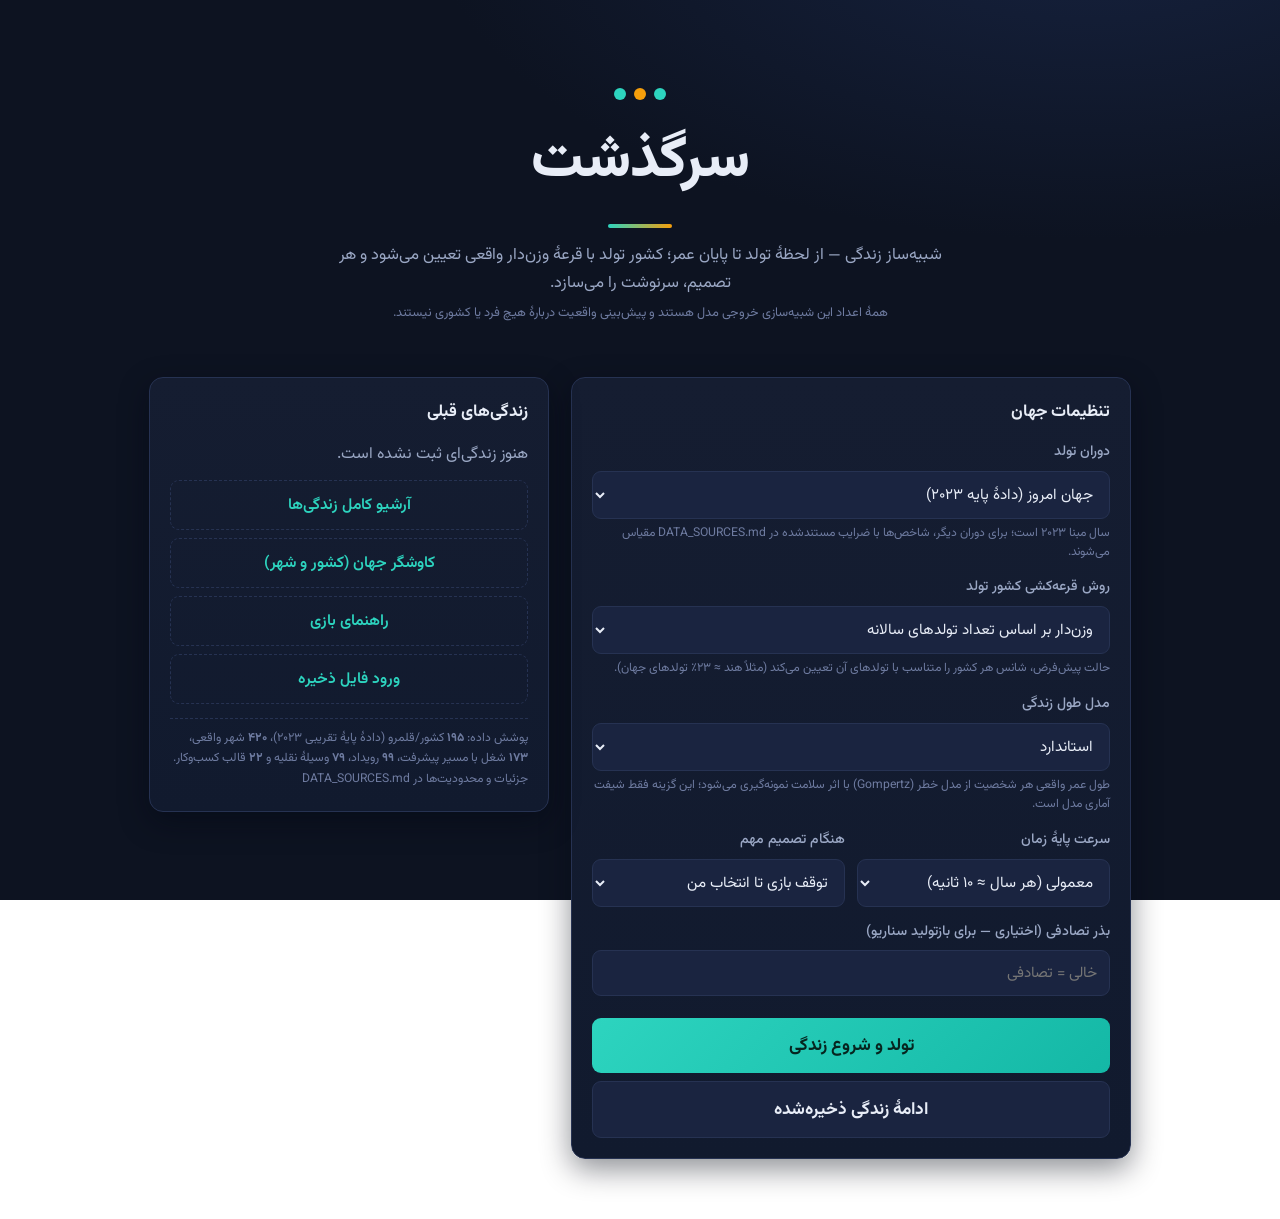
<file: sargozasht/index.html>
<!DOCTYPE html>
<html lang="fa" dir="rtl">
<head>
<meta charset="UTF-8">
<meta name="viewport" content="width=device-width, initial-scale=1.0, viewport-fit=cover">
<title>سرگذشت — شبیه‌ساز زندگی</title>
<meta name="description" content="سرگذشت: یک شبیه‌ساز زندگی واقعی در مرورگر — تولد تصادفی وزن‌دار، گذر زمان، تحصیل، شغل، اقتصاد، خودرو، کسب‌وکار و خانواده.">
<link rel="icon" href="data:image/svg+xml,%3Csvg xmlns='http://www.w3.org/2000/svg' viewBox='0 0 32 32'%3E%3Crect width='32' height='32' rx='7' fill='%230d1321'/%3E%3Ccircle cx='16' cy='16' r='9' fill='none' stroke='%232dd4bf' stroke-width='2.5'/%3E%3Ccircle cx='16' cy='16' r='3.4' fill='%23f59e0b'/%3E%3C/svg%3E">
<link rel="preconnect" href="https://fonts.googleapis.com">
<link rel="preconnect" href="https://fonts.gstatic.com" crossorigin>
<link href="https://fonts.googleapis.com/css2?family=Vazirmatn:wght@300;400;500;600;700;800&display=swap" rel="stylesheet" media="print" onload="this.onload=null;this.media='all'">
<noscript><link href="https://fonts.googleapis.com/css2?family=Vazirmatn:wght@300;400;500;600;700;800&display=swap" rel="stylesheet"></noscript>
<style>
/* ============================================================
   سرگذشت — شبیه‌ساز زندگی | styles.css
   تم: نیمه‌تیرهٔ حرفه‌ای (سرمه‌ای عمیق + فیروزه‌ای + کهربایی)
   RTL کامل، واکنش‌گرا (دسکتاپ/تبلت/موبایل)
   ============================================================ */

:root {
  --bg: #0d1321;
  --bg-soft: #111a2e;
  --panel: #151d31;
  --panel-2: #1a2440;
  --line: #263252;
  --text: #e8edf7;
  --text-dim: #9aa7c4;
  --accent: #2dd4bf;
  --accent-soft: rgba(45, 212, 191, .14);
  --amber: #f59e0b;
  --amber-soft: rgba(245, 158, 11, .15);
  --danger: #f87171;
  --danger-soft: rgba(248, 113, 113, .14);
  --ok: #4ade80;
  --radius: 14px;
  --radius-sm: 9px;
  --shadow: 0 10px 30px rgba(2, 6, 18, .45);
  --font: 'Vazirmatn', 'Segoe UI', Tahoma, 'Noto Sans Arabic', Arial, sans-serif;
}

* { box-sizing: border-box; margin: 0; padding: 0; }
html, body { height: 100%; }
body {
  font-family: var(--font);
  background: radial-gradient(1200px 600px at 85% -10%, #16223f 0%, var(--bg) 55%) fixed;
  color: var(--text);
  line-height: 1.7;
  -webkit-font-smoothing: antialiased;
  min-height: 100vh;
}
b { font-weight: 700; }
.muted { color: var(--text-dim); }
.small { font-size: .82rem; }
.hidden { display: none !important; }

button { font-family: var(--font); cursor: pointer; }
button:focus-visible, select:focus-visible, input:focus-visible, [tabindex]:focus-visible {
  outline: 2px solid var(--accent); outline-offset: 2px;
}

/* ---------------- صفحه‌ها ---------------- */
.screen { display: none; min-height: 100vh; padding: 20px clamp(14px, 4vw, 48px) 60px; }
.screen.active { display: block; animation: fadein .35s ease; }
@keyframes fadein { from { opacity: 0; transform: translateY(8px); } to { opacity: 1; transform: none; } }

/* ---------------- شروع ---------------- */
.start-hero { text-align: center; padding: clamp(30px, 7vh, 70px) 0 26px; }
.brand-mark { display: inline-flex; gap: 8px; margin-bottom: 14px; }
.brand-mark span { width: 12px; height: 12px; border-radius: 50%; background: var(--accent); animation: pulse 1.6s infinite ease-in-out; }
.brand-mark span:nth-child(2) { background: var(--amber); animation-delay: .2s; }
.brand-mark span:nth-child(3) { animation-delay: .4s; }
@keyframes pulse { 0%, 100% { transform: scale(1); opacity: .85; } 50% { transform: scale(1.35); opacity: 1; } }
.brand-title { font-size: clamp(2.4rem, 6vw, 3.6rem); font-weight: 800; letter-spacing: -.5px; }
.brand-title::after { content: ""; display: block; width: 64px; height: 4px; border-radius: 4px; margin: 12px auto 0; background: linear-gradient(90deg, var(--accent), var(--amber)); }
.brand-sub { color: var(--text-dim); max-width: 640px; margin: 14px auto 6px; font-size: 1.02rem; }
.brand-note { color: #6e7ba0; font-size: .8rem; max-width: 560px; margin: 0 auto; }

.start-grid { display: grid; grid-template-columns: minmax(320px, 560px) minmax(280px, 400px); gap: 22px; justify-content: center; align-items: start; margin-top: 26px; }

/* ---------------- کارت عمومی ---------------- */
.card { background: linear-gradient(180deg, var(--panel) 0%, var(--bg-soft) 100%); border: 1px solid var(--line); border-radius: var(--radius); padding: 20px; box-shadow: var(--shadow); }
.card h2 { font-size: 1.05rem; font-weight: 700; margin-bottom: 14px; color: var(--text); }
.card-head { display: flex; justify-content: space-between; align-items: center; margin-bottom: 10px; }
.card-head h2 { margin: 0; }

/* ---------------- فرم ---------------- */
.field { margin-bottom: 14px; }
.field label { display: block; font-size: .88rem; color: var(--text-dim); margin-bottom: 6px; font-weight: 500; }
.field select, .field input {
  width: 100%; background: var(--panel-2); color: var(--text);
  border: 1px solid var(--line); border-radius: var(--radius-sm);
  padding: 10px 12px; font-size: .95rem; font-family: var(--font);
}
.field-row { display: grid; grid-template-columns: 1fr 1fr; gap: 12px; }
.hint { font-size: .76rem; color: #6e7ba0; margin-top: 5px; line-height: 1.6; }

/* ---------------- دکمه‌ها ---------------- */
.btn-primary, .btn-secondary, .btn-ghost, .btn-danger {
  display: inline-block; width: 100%; text-align: center; border: none;
  border-radius: var(--radius-sm); padding: 12px 18px; font-size: .98rem; font-weight: 700;
  transition: transform .12s ease, filter .15s ease, background .15s;
}
.btn-primary { background: linear-gradient(135deg, var(--accent), #14b8a6); color: #06251f; }
.btn-secondary { background: var(--panel-2); color: var(--text); border: 1px solid var(--line); }
.btn-ghost { background: transparent; color: var(--accent); border: 1px dashed var(--line); font-weight: 600; }
.btn-danger { background: var(--danger-soft); color: var(--danger); border: 1px solid rgba(248,113,113,.3); }
.btn-primary:hover, .btn-secondary:hover, .btn-ghost:hover, .btn-danger:hover { filter: brightness(1.12); transform: translateY(-1px); }
.btn-xl { padding: 14px 20px; font-size: 1.08rem; margin-top: 8px; }
.btn-mini { width: auto; padding: 7px 13px; font-size: .84rem; border-radius: 8px; }

.side-card .side-actions { display: flex; flex-direction: column; gap: 8px; margin-top: 12px; }
.past-mini { display: flex; flex-direction: column; gap: 8px; max-height: 190px; overflow-y: auto; }
.past-mini-item { background: var(--panel-2); border: 1px solid var(--line); border-radius: var(--radius-sm); padding: 8px 12px; font-size: .84rem; display: flex; justify-content: space-between; gap: 8px; }
.coverage-note { margin-top: 14px; font-size: .76rem; color: #6e7ba0; border-top: 1px dashed var(--line); padding-top: 10px; line-height: 1.7; }

/* ---------------- کارت تولد ---------------- */
.birth-wrap { max-width: 660px; margin: 0 auto; text-align: center; padding-top: clamp(24px, 6vh, 60px); }
.birth-eyebrow { color: var(--accent); font-weight: 700; letter-spacing: 1px; font-size: .85rem; }
.birth-title { font-size: clamp(1.7rem, 4.5vw, 2.6rem); font-weight: 800; margin: 8px 0 22px; }
.birth-card { text-align: right; }
.birth-rows { display: grid; grid-template-columns: 1fr 1fr; gap: 10px 18px; }
.birth-row { background: var(--panel-2); border: 1px solid var(--line); border-radius: var(--radius-sm); padding: 9px 13px; font-size: .92rem; }
.birth-row .k { color: var(--text-dim); font-size: .78rem; display: block; }
.birth-row.full { grid-column: 1 / -1; }
.birth-row .model-tag { color: var(--amber); font-size: .72rem; border: 1px solid rgba(245,158,11,.35); border-radius: 6px; padding: 0 6px; margin-right: 5px; }
.birth-disclaimer { margin-top: 14px; font-size: .78rem; color: #6e7ba0; border-top: 1px dashed var(--line); padding-top: 10px; text-align: right; }
#screen-birth .btn-xl { max-width: 340px; margin: 22px auto 0; }

/* ---------------- صفحهٔ زندگی ---------------- */
#screen-life { padding-bottom: 30px; }
.life-topbar {
  position: sticky; top: 0; z-index: 40;
  display: flex; align-items: center; gap: 16px; flex-wrap: wrap;
  background: rgba(13, 19, 33, .92); backdrop-filter: blur(10px);
  border-bottom: 1px solid var(--line);
  padding: 10px clamp(12px, 3vw, 34px);
}
.life-id { display: flex; flex-direction: column; min-width: 150px; }
.life-id strong { font-size: 1.02rem; }
.life-clock { display: flex; align-items: center; gap: 10px; flex-wrap: wrap; }
.age-chip, .year-chip { background: var(--panel-2); border: 1px solid var(--line); padding: 5px 12px; border-radius: 20px; font-size: .86rem; }
.age-chip b { color: var(--accent); }
.year-chip b { color: var(--amber); }
.engine-status { display:inline-flex; align-items:center; gap:5px; border:1px solid var(--line); border-radius:20px; padding:5px 11px; font-size:.8rem; font-weight:700; background:var(--panel-2); color:var(--text-dim); white-space:nowrap; }
.engine-status[data-state="running"] { color:var(--ok); border-color:rgba(74,222,128,.45); background:rgba(74,222,128,.09); }
.engine-status[data-state="decision"] { color:var(--amber); border-color:rgba(245,158,11,.45); background:var(--amber-soft); }
.engine-status[data-state="error"] { color:var(--danger); border-color:rgba(248,113,113,.45); background:var(--danger-soft); }
.life-progress { width: 110px; height: 8px; background: var(--panel-2); border-radius: 6px; overflow: hidden; border: 1px solid var(--line); }
.life-progress > div { height: 100%; width: 0%; background: linear-gradient(90deg, var(--accent), var(--amber)); transition: width .4s; }
.life-controls { display: flex; align-items: center; gap: 6px; margin-inline-start: auto; flex-wrap: wrap; }
.ctl {
  background: var(--panel-2); color: var(--text); border: 1px solid var(--line);
  min-width: 40px; height: 40px; border-radius: 9px; font-size: .9rem; font-weight: 700;
  padding: 0 10px; transition: background .15s;
}
.ctl:hover { background: var(--panel); }
.ctl.active { background: var(--accent-soft); border-color: var(--accent); color: var(--accent); }
.speed-group { display: flex; gap: 4px; }
.speed-group .ctl { min-width: 38px; font-size: .8rem; }

.life-layout {
  display: grid; grid-template-columns: 300px minmax(0, 1fr) 330px;
  gap: 18px; align-items: start; padding-top: 18px;
}
.life-col { display: flex; flex-direction: column; gap: 16px; min-width: 0; }

/* کارت شخصیت */
.char-head { display: flex; gap: 12px; align-items: center; margin-bottom: 12px; }
.avatar {
  width: 52px; height: 52px; border-radius: 50%; flex-shrink: 0;
  background: linear-gradient(135deg, var(--accent), var(--amber));
  display: grid; place-items: center; font-weight: 800; font-size: 1.2rem; color: #06251f;
}
.stat-bar { margin-bottom: 9px; }
.stat-bar .lbl { display: flex; justify-content: space-between; font-size: .8rem; color: var(--text-dim); margin-bottom: 3px; }
.stat-bar .track { height: 8px; background: var(--panel-2); border-radius: 6px; overflow: hidden; border: 1px solid var(--line); }
.stat-bar .fill { height: 100%; border-radius: 6px; transition: width .5s ease; }
.stat-health .fill { background: #f87171; } .stat-happiness .fill { background: #fbbf24; }
.stat-smarts .fill { background: #38bdf8; } .stat-social .fill { background: #a78bfa; }
.stat-energy .fill { background: #4ade80; } .stat-stress .fill { background: #fb7185; }
.stat-fame .fill { background: #f0abfc; } .stat-jobSat .fill { background: #2dd4bf; }
.char-extra { display: flex; flex-direction: column; gap: 4px; border-top: 1px dashed var(--line); margin-top: 10px; padding-top: 10px; font-size: .84rem; color: var(--text-dim); }
.char-extra b { color: var(--text); }

.money-main strong { font-size: 1.35rem; color: var(--accent); display: block; }
.money-sub { display: flex; flex-wrap: wrap; gap: 4px 14px; font-size: .8rem; color: var(--text-dim); margin-top: 6px; }
.money-sub b { color: var(--text); }

.quick-nav { display: grid; grid-template-columns: 1fr 1fr; gap: 8px; }
.quick-nav button {
  background: var(--panel-2); border: 1px solid var(--line); color: var(--text);
  border-radius: var(--radius-sm); padding: 10px 6px; font-size: .86rem; font-weight: 600;
  transition: border-color .15s, background .15s;
}
.quick-nav button:hover, .quick-nav button.active { border-color: var(--accent); color: var(--accent); background: var(--accent-soft); }

/* لاگ */
.log-card { min-height: 320px; display: flex; flex-direction: column; }
.activity-log { flex: 1; overflow-y: auto; max-height: 62vh; display: flex; flex-direction: column; gap: 8px; padding-inline-end: 4px; }
.log-item { background: var(--panel-2); border: 1px solid var(--line); border-inline-start: 3px solid var(--line); border-radius: 8px; padding: 8px 12px; font-size: .88rem; animation: slidein .25s ease; }
@keyframes slidein { from { opacity: 0; transform: translateX(-8px); } to { opacity: 1; transform: none; } }
.log-item .log-meta { color: #6e7ba0; font-size: .74rem; margin-bottom: 2px; }
.log-item.kind-major { border-inline-start-color: var(--amber); background: linear-gradient(180deg, var(--amber-soft), var(--panel-2)); }
.log-item.kind-money { border-inline-start-color: #4ade80; }
.log-item.kind-bad { border-inline-start-color: var(--danger); }
.log-item.kind-health { border-inline-start-color: #f87171; }
.log-item.kind-decision { border-inline-start-color: var(--accent); }
.log-item.kind-time { border-inline-start-color: #64748b; }

/* تصمیم */
.decision-card { border: 1px solid var(--accent); box-shadow: 0 0 0 4px var(--accent-soft), var(--shadow); animation: pop .3s ease; }
@keyframes pop { from { transform: scale(.96); opacity: 0; } to { transform: scale(1); opacity: 1; } }
.decision-card h3 { font-size: 1.05rem; margin-bottom: 6px; color: var(--accent); }
.decision-card .d-text { font-size: .92rem; color: var(--text-dim); margin-bottom: 14px; }
.focus-card { border-color: rgba(45,212,191,.45); }
.focus-head { display:flex; align-items:center; justify-content:space-between; gap:8px; margin-bottom:10px; }
.focus-head h2 { margin:0; font-size:1rem; }
.focus-grid { display:grid; grid-template-columns:repeat(auto-fit,minmax(112px,1fr)); gap:7px; }
.focus-choice { background:var(--panel-2); border:1px solid var(--line); color:var(--text); border-radius:9px; padding:9px 7px; text-align:center; font-size:.82rem; line-height:1.45; }
.focus-choice small { display:block; color:var(--text-dim); font-size:.7rem; }
.focus-choice.active { border-color:var(--accent); background:var(--accent-soft); color:var(--accent); }
.decision-choices { display: flex; flex-direction: column; gap: 8px; }
.decision-choices button {
  text-align: right; background: var(--panel-2); border: 1px solid var(--line); color: var(--text);
  border-radius: var(--radius-sm); padding: 11px 14px; font-size: .92rem; font-weight: 600; transition: border-color .15s, background .15s;
}
.decision-choices button:hover:not(:disabled) { border-color: var(--accent); background: var(--accent-soft); }
.decision-choices button:disabled { opacity: .45; cursor: not-allowed; }
.decision-choices .d-effect { display: block; font-size: .76rem; color: var(--text-dim); font-weight: 400; }

/* پنل‌ها */
.panel { font-size: .9rem; }
.panel h3.panel-title { font-size: .98rem; margin-bottom: 12px; color: var(--accent); }
.panel .panel-row { display: flex; justify-content: space-between; gap: 8px; padding: 7px 0; border-bottom: 1px dashed var(--line); font-size: .86rem; }
.panel .panel-row:last-child { border-bottom: none; }
.panel .actions { display: flex; flex-wrap: wrap; gap: 8px; margin-top: 12px; }
.panel .actions .btn-mini { flex: 1 1 auto; }
.tag { display: inline-block; font-size: .72rem; border-radius: 6px; padding: 1px 8px; border: 1px solid var(--line); color: var(--text-dim); }
.tag.real { color: var(--accent); border-color: rgba(45,212,191,.4); }
.tag.model { color: var(--amber); border-color: rgba(245,158,11,.4); }
.tag.good { color: var(--ok); border-color: rgba(74,222,128,.4); }
.tag.bad { color: var(--danger); border-color: rgba(248,113,113,.4); }
.bar-mini { height: 6px; background: var(--panel-2); border-radius: 4px; overflow: hidden; min-width: 60px; border: 1px solid var(--line); }
.bar-mini > div { height: 100%; background: var(--accent); }
.search-box { display: flex; gap: 8px; margin-bottom: 12px; }
.search-box input { flex: 1; background: var(--panel-2); border: 1px solid var(--line); color: var(--text); border-radius: 8px; padding: 9px 12px; font-family: var(--font); }
.search-results { max-height: 320px; overflow-y: auto; display: flex; flex-direction: column; gap: 6px; }
.sr-item { background: var(--panel-2); border: 1px solid var(--line); border-radius: 8px; padding: 8px 12px; font-size: .84rem; }
.sr-item .sr-meta { color: var(--text-dim); font-size: .76rem; }

/* نمودارها */
.chart-box { margin-bottom: 18px; }
.chart-box h4 { font-size: .86rem; color: var(--text-dim); margin-bottom: 6px; font-weight: 500; }
.chart-box canvas { width: 100%; height: 180px; background: var(--panel-2); border-radius: 8px; border: 1px solid var(--line); }
.life-map { display: grid; grid-template-columns: repeat(auto-fill, minmax(26px, 1fr)); gap: 4px; }
.lm-cell { aspect-ratio: 1; border-radius: 5px; background: var(--panel-2); border: 1px solid var(--line); font-size: .58rem; display: grid; place-items: center; color: var(--text-dim); cursor: default; }
.lm-cell.c-child { background: #1e3a5f; color: #9ec5fe; border-color: #2d5480; }
.lm-cell.c-edu { background: #173f3a; color: #7ee8db; border-color: #25635a; }
.lm-cell.c-career { background: #3a2e17; color: #fcd34d; border-color: #63501f; }
.lm-cell.c-family { background: #3f1e33; color: #f0abfc; border-color: #63274f; }
.lm-cell.c-money { background: #1c3a24; color: #86efac; border-color: #2c6138; }
.lm-cell.c-bad { background: #3f1d1d; color: #fca5a5; border-color: #632c2c; }
.lm-cell.c-now { outline: 2px solid var(--amber); }

/* گزارش پایان */
.report-wrap { max-width: 760px; margin: 0 auto; padding-top: clamp(20px, 5vh, 50px); }
.report-card { text-align: right; }
.rep-section { margin-bottom: 18px; }
.rep-section h3 { font-size: .95rem; color: var(--accent); margin-bottom: 8px; border-inline-start: 3px solid var(--accent); padding-inline-start: 10px; }
.rep-grid { display: grid; grid-template-columns: repeat(auto-fill, minmax(200px, 1fr)); gap: 10px; }
.rep-item { background: var(--panel-2); border: 1px solid var(--line); border-radius: 8px; padding: 9px 13px; font-size: .86rem; }
.rep-item .k { color: var(--text-dim); font-size: .76rem; display: block; }
.rep-list { list-style: none; display: flex; flex-direction: column; gap: 6px; }
.rep-list li { background: var(--panel-2); border: 1px solid var(--line); border-radius: 8px; padding: 7px 12px; font-size: .85rem; }
.rep-quote { background: var(--accent-soft); border: 1px solid rgba(45,212,191,.3); border-radius: 10px; padding: 14px; font-size: .95rem; margin-bottom: 16px; }
.report-actions { display: flex; gap: 10px; margin-top: 18px; flex-wrap: wrap; }
.report-actions button { flex: 1 1 180px; width: auto; }

.lives-list { display: flex; flex-direction: column; gap: 10px; max-height: 60vh; overflow-y: auto; }
.life-item { display: flex; justify-content: space-between; align-items: center; gap: 10px; flex-wrap: wrap; background: var(--panel-2); border: 1px solid var(--line); border-radius: 10px; padding: 12px 16px; }
.life-item .li-main { flex: 1 1 240px; }
.life-item .li-main strong { font-size: .95rem; }
.life-item .li-meta { color: var(--text-dim); font-size: .78rem; }
.life-item .li-actions { display: flex; gap: 6px; }

.guide-card { font-size: .9rem; color: var(--text-dim); line-height: 2; }
.guide-card h3 { color: var(--text); margin: 14px 0 6px; font-size: .95rem; }
.guide-card ul { padding-inline-start: 22px; }

/* مودال و توست */
#modal-root { position: fixed; inset: 0; z-index: 100; display: grid; place-items: center; padding: 18px; }
#modal-root[hidden] { display: none; }
.modal-backdrop { position: absolute; inset: 0; background: rgba(5, 8, 18, .7); backdrop-filter: blur(3px); }
.modal { position: relative; max-width: 560px; width: 100%; max-height: 82vh; overflow-y: auto; }
.modal h3 { margin-bottom: 12px; color: var(--accent); }
.modal .modal-actions { display: flex; gap: 10px; margin-top: 16px; }
.modal .modal-actions button { flex: 1; }

#toast-root { position: fixed; bottom: 18px; left: 50%; transform: translateX(-50%); z-index: 120; display: flex; flex-direction: column; gap: 8px; align-items: center; }
.toast { background: var(--panel-2); border: 1px solid var(--accent); color: var(--text); border-radius: 10px; padding: 10px 20px; font-size: .88rem; box-shadow: var(--shadow); animation: toastin .25s ease; max-width: 90vw; }
.toast.err { border-color: var(--danger); }
@keyframes toastin { from { opacity: 0; transform: translateY(10px); } to { opacity: 1; transform: none; } }

/* اسکرول‌بار */
::-webkit-scrollbar { width: 9px; height: 9px; }
::-webkit-scrollbar-track { background: transparent; }
::-webkit-scrollbar-thumb { background: #2a3a63; border-radius: 6px; }
::-webkit-scrollbar-thumb:hover { background: #3a4d7f; }

/* ---------------- واکنش‌گرایی ---------------- */
@media (max-width: 1180px) {
  .life-layout { grid-template-columns: 280px minmax(0, 1fr); }
  .col-right { grid-column: 1 / -1; display: grid; grid-template-columns: 1fr 1fr; align-items: start; }
}
@media (max-width: 860px) {
  .start-grid { grid-template-columns: 1fr; }
  .life-layout { grid-template-columns: 1fr; }
  .col-left { order: 2; }
  .col-main { order: 1; }
  .col-right { order: 3; grid-template-columns: 1fr; }
  .quick-nav { grid-template-columns: repeat(3, 1fr); }
  .activity-log { max-height: 46vh; }
  .life-topbar { gap: 8px; }
  .life-progress { display: none; }
  .field-row { grid-template-columns: 1fr; }
  .birth-rows { grid-template-columns: 1fr; }
}
@media (max-width: 480px) {
  .screen { padding: 14px 10px 40px; }
  .quick-nav { grid-template-columns: repeat(2, 1fr); }
  .life-controls { width: 100%; justify-content: center; }
  .speed-group .ctl { min-width: 34px; padding: 0 6px; }
  .age-chip, .year-chip { font-size: .78rem; padding: 4px 9px; }
}

/* احترام به تنظیم کاهش حرکت */
@media (prefers-reduced-motion: reduce) {
  * { animation-duration: .001s !important; transition-duration: .001s !important; }
}

</style>
</head>
<body>

<!-- ======================= صفحهٔ شروع ======================= -->
<section id="screen-start" class="screen active">
  <div class="start-hero">
    <div class="brand-mark" aria-hidden="true"><span></span><span></span><span></span></div>
    <h1 class="brand-title">سرگذشت</h1>
    <p class="brand-sub">شبیه‌ساز زندگی — از لحظهٔ تولد تا پایان عمر؛ کشور تولد با قرعهٔ وزن‌دار واقعی تعیین می‌شود و هر تصمیم، سرنوشت را می‌سازد.</p>
    <p class="brand-note">همهٔ اعداد این شبیه‌سازی خروجی مدل هستند و پیش‌بینی واقعیت دربارهٔ هیچ فرد یا کشوری نیستند.</p>
  </div>

  <div class="start-grid">
    <div class="card settings-card">
      <h2>تنظیمات جهان</h2>

      <div class="field">
        <label for="opt-era">دوران تولد</label>
        <select id="opt-era">
          <option value="present" selected>جهان امروز (دادهٔ پایه ۲۰۲۳)</option>
          <option value="past">جهان گذشته (۱۹۵۰ تا ۲۰۲۲)</option>
          <option value="future">جهان آینده (سناریوی پیش‌بینی‌شده ۲۰۲۴–۲۱۰۰)</option>
          <option value="random">تصادفی (۱۹۵۰–۲۱۰۰)</option>
        </select>
        <p class="hint" id="era-hint">سال مبنا ۲۰۲۳ است؛ برای دوران دیگر، شاخص‌ها با ضرایب مستندشده در DATA_SOURCES.md مقیاس می‌شوند.</p>
      </div>

      <div class="field" id="field-past-year" hidden>
        <label for="opt-past-year">سال شروع (گذشته)</label>
        <input type="number" id="opt-past-year" min="1950" max="2022" value="1990">
      </div>
      <div class="field" id="field-future-year" hidden>
        <label for="opt-future-year">سال شروع (آینده — سناریو)</label>
        <input type="number" id="opt-future-year" min="2024" max="2100" value="2050">
      </div>

      <div class="field">
        <label for="opt-sampling">روش قرعه‌کشی کشور تولد</label>
        <select id="opt-sampling">
          <option value="births" selected>وزن‌دار بر اساس تعداد تولدهای سالانه</option>
          <option value="population">وزن‌دار بر اساس جمعیت کشور</option>
          <option value="uniformExperimental">آزمایشی: انتخاب یکنواخت (بدون وزن)</option>
        </select>
        <p class="hint">حالت پیش‌فرض، شانس هر کشور را متناسب با تولدهای آن تعیین می‌کند (مثلاً هند ≈ ۲۳٪ تولدهای جهان).</p>
      </div>

      <div class="field">
        <label for="opt-life-length">مدل طول زندگی</label>
        <select id="opt-life-length">
          <option value="short">کوتاه‌تر از میانگین مدل</option>
          <option value="standard" selected>استاندارد</option>
          <option value="long">طولانی‌تر از میانگین مدل</option>
        </select>
        <p class="hint">طول عمر واقعی هر شخصیت از مدل خطر (Gompertz) با اثر سلامت نمونه‌گیری می‌شود؛ این گزینه فقط شیفت آماری مدل است.</p>
      </div>

      <div class="field-row">
        <div class="field">
          <label for="opt-speed">سرعت پایهٔ زمان</label>
          <select id="opt-speed">
            <option value="15000">آرام (هر سال ≈ ۱۵ ثانیه)</option>
            <option value="10000" selected>معمولی (هر سال ≈ ۱۰ ثانیه)</option>
            <option value="6000">سریع (هر سال ≈ ۶ ثانیه)</option>
          </select>
        </div>
        <div class="field">
          <label for="opt-decision">هنگام تصمیم مهم</label>
          <select id="opt-decision">
            <option value="pause" selected>توقف بازی تا انتخاب من</option>
            <option value="auto">انتخاب خودکار معتبر</option>
          </select>
        </div>
      </div>

      <div class="field">
        <label for="opt-seed">بذر تصادفی (اختیاری — برای بازتولید سناریو)</label>
        <input type="text" id="opt-seed" placeholder="خالی = تصادفی" maxlength="40" spellcheck="false">
      </div>

      <button id="btn-start-life" class="btn-primary btn-xl">تولد و شروع زندگی</button>
      <button id="btn-resume" class="btn-secondary btn-xl" hidden>ادامهٔ زندگی ذخیره‌شده</button>
    </div>

    <div class="card side-card">
      <h2>زندگی‌های قبلی</h2>
      <div id="past-lives-mini" class="past-mini"><p class="muted">هنوز زندگی‌ای ثبت نشده است.</p></div>
      <div class="side-actions">
        <button id="btn-open-lives" class="btn-ghost">آرشیو کامل زندگی‌ها</button>
        <button id="btn-open-explorer" class="btn-ghost">کاوشگر جهان (کشور و شهر)</button>
        <button id="btn-open-guide" class="btn-ghost">راهنمای بازی</button>
        <button id="btn-import" class="btn-ghost">ورود فایل ذخیره</button>
      </div>
      <div id="data-coverage" class="coverage-note"></div>
    </div>
  </div>
</section>

<!-- ======================= کارت تولد ======================= -->
<section id="screen-birth" class="screen">
  <div class="birth-wrap">
    <p class="birth-eyebrow">کارت تولد</p>
    <h1 id="birth-title" class="birth-title">در … به دنیا آمدی</h1>
    <div class="birth-card card">
      <div class="birth-rows" id="birth-rows"></div>
      <p class="birth-disclaimer">محل دقیق، خانواده و شرایط اولیه با مدل بازی تولید شده‌اند؛ نام کشور/شهر از دادهٔ واقعی است و بقیهٔ جزئیات، خروجی شبیه‌سازی‌اند.</p>
    </div>
    <button id="btn-enter-life" class="btn-primary btn-xl">ورود به زندگی</button>
  </div>
</section>

<!-- ======================= صفحهٔ زندگی ======================= -->
<section id="screen-life" class="screen">
  <header class="life-topbar">
    <div class="life-id">
      <strong id="hud-name">—</strong>
      <span id="hud-place" class="muted">—</span>
    </div>
    <div class="life-clock">
      <span class="age-chip">سن <b id="hud-age">۰</b></span>
      <span class="year-chip">سال <b id="hud-year">—</b></span>
      <span id="engine-status" class="engine-status" data-state="paused" role="status" aria-live="polite">⏸ متوقف</span>
      <div class="life-progress" title="پیشرفت زندگی"><div id="life-progress-fill"></div></div>
    </div>
    <div class="life-controls">
      <button id="btn-play" class="ctl" title="شروع/ادامه">▶</button>
      <button id="btn-pause" class="ctl" title="توقف">⏸</button>
      <button id="btn-step" class="ctl" title="یک سال جلو">⏭</button>
      <div class="speed-group" role="group" aria-label="سرعت زمان">
        <button class="ctl spd active" data-spd="1">۱×</button>
        <button class="ctl spd" data-spd="2">۲×</button>
        <button class="ctl spd" data-spd="4">۴×</button>
        <button class="ctl spd" data-spd="8">۸×</button>
        <button class="ctl spd" data-spd="12">۱۲×</button>
        <button class="ctl spd" data-spd="16">۱۶×</button>
      </div>
      <button id="btn-menu" class="ctl" title="منو">☰</button>
    </div>
  </header>

  <div class="life-layout">
    <aside class="life-col col-left">
      <div class="card char-card">
        <div class="char-head">
          <div class="avatar" id="char-avatar">?</div>
          <div>
            <strong id="char-name">—</strong>
            <div class="muted small" id="char-meta">—</div>
          </div>
        </div>
        <div id="stat-bars"></div>
        <div class="char-extra">
          <span>شغل: <b id="char-job">—</b></span>
          <span>تحصیل: <b id="char-edu">—</b></span>
          <span>وضعیت: <b id="char-status">—</b></span>
        </div>
      </div>
      <div class="card money-card">
        <div class="money-main"><span class="muted small">موجودی نقد</span><strong id="hud-money">—</strong></div>
        <div class="money-sub">
          <span>درآمد سال: <b id="hud-income">—</b></span>
          <span>هزینهٔ سال: <b id="hud-expense">—</b></span>
          <span id="hud-debt-row" hidden>بدهی: <b id="hud-debt">—</b></span>
        </div>
      </div>
      <nav class="quick-nav" aria-label="بخش‌های زندگی">
        <button data-panel="career">شغل</button>
        <button data-panel="education">تحصیل و مهارت</button>
        <button data-panel="family">خانواده و روابط</button>
        <button data-panel="assets">مالکیت‌ها</button>
        <button data-panel="business">کسب‌وکار</button>
        <button data-panel="housing">مسکن</button>
        <button data-panel="charts">نمودارها</button>
        <button data-panel="timeline">نقشهٔ زندگی</button>
        <button data-panel="explorer">کاوشگر جهان</button>
      </nav>
    </aside>

    <main class="life-col col-main">
      <div id="focus-slot"></div>
      <div id="decision-slot" hidden></div>
      <div class="card log-card">
        <div class="card-head"><h2>وقایع زندگی</h2><span class="muted small" id="log-year-label"></span></div>
        <div id="activity-log" class="activity-log" aria-live="polite"></div>
      </div>
    </main>

    <aside class="life-col col-right panel-host">
      <div class="card panel" id="panel-career" hidden></div>
      <div class="card panel" id="panel-education" hidden></div>
      <div class="card panel" id="panel-family" hidden></div>
      <div class="card panel" id="panel-assets" hidden></div>
      <div class="card panel" id="panel-business" hidden></div>
      <div class="card panel" id="panel-housing" hidden></div>
      <div class="card panel" id="panel-charts" hidden></div>
      <div class="card panel" id="panel-timeline" hidden></div>
      <div class="card panel" id="panel-explorer" hidden></div>
    </aside>
  </div>
</section>

<!-- ======================= گزارش پایان زندگی ======================= -->
<section id="screen-report" class="screen">
  <div class="report-wrap">
    <p class="birth-eyebrow">پایان زندگی</p>
    <h1 id="report-title" class="birth-title">گزارش زندگی</h1>
    <div class="card report-card" id="report-body"></div>
    <div class="report-actions">
      <button id="btn-report-lives" class="btn-secondary">آرشیو زندگی‌ها</button>
      <button id="btn-report-export" class="btn-secondary">خروجی این زندگی</button>
      <button id="btn-report-new" class="btn-primary">زندگی جدید</button>
    </div>
  </div>
</section>

<!-- ======================= آرشیو زندگی‌ها ======================= -->
<section id="screen-lives" class="screen">
  <div class="report-wrap">
    <h1 class="birth-title">آرشیو زندگی‌ها</h1>
    <div class="card"><div id="lives-list" class="lives-list"><p class="muted">فهرست خالی است.</p></div></div>
    <div class="report-actions">
      <button id="btn-lives-back" class="btn-secondary">بازگشت</button>
      <button id="btn-lives-clear" class="btn-danger">پاک‌کردن کل آرشیو</button>
    </div>
  </div>
</section>

<!-- ======================= راهنما ======================= -->
<section id="screen-guide" class="screen">
  <div class="report-wrap">
    <h1 class="birth-title">راهنمای سرگذشت</h1>
    <div class="card guide-card" id="guide-body"></div>
    <div class="report-actions"><button id="btn-guide-back" class="btn-secondary">بازگشت</button></div>
  </div>
</section>

<!-- ======================= مودال و اعلان ======================= -->
<div id="modal-root" hidden>
  <div class="modal-backdrop" id="modal-backdrop"></div>
  <div class="modal card" id="modal-box" role="dialog" aria-modal="true"></div>
</div>

<div id="toast-root" aria-live="assertive"></div>

<script>
/* سرگذشت — core/rng.js
   مولد اعداد شبه‌تصادفی بذرپذیر (Mulberry32 + FNV-1a)
   همهٔ شانس‌های بازی از همین ماژول می‌آیند تا سناریو با بذر، بازتولیدپذیر باشد. */
(function () {
  'use strict';
  const LS = (typeof window !== 'undefined' ? window : globalThis);
  LS.LS = LS.LS || {};

  function hashString(str) {
    // FNV-1a 32bit
    let h = 0x811c9dc5;
    const s = String(str);
    for (let i = 0; i < s.length; i++) {
      h ^= s.charCodeAt(i);
      h = (h + ((h << 1) + (h << 4) + (h << 7) + (h << 8) + (h << 24))) >>> 0;
    }
    return h >>> 0;
  }

  function mulberry32(seed) {
    let a = seed >>> 0;
    return function () {
      a |= 0; a = (a + 0x6D2B79F5) | 0;
      let t = Math.imul(a ^ (a >>> 15), 1 | a);
      t = (t + Math.imul(t ^ (t >>> 7), 61 | t)) ^ t;
      return ((t ^ (t >>> 14)) >>> 0) / 4294967296;
    };
  }

  /** جریان تصادفی نام‌دار؛ هر جریان مستقل است تا ترتیب فراخوانی روی نتایج اثر نگذارد. */
  function makeStream(seed, label) {
    const next = mulberry32(hashString(seed + '::' + (label || 'main')));
    const api = {
      label: label || 'main',
      next: next,
      /** عدد اعشاری در بازه [min,max) */
      range: function (min, max) { return min + next() * (max - min); },
      /** عدد صحیح در بازه [min,max] */
      int: function (min, max) { return Math.floor(min + next() * (max - min + 1)); },
      /** انتخاب یک عضو آرایه */
      pick: function (arr) {
        if (!arr || !arr.length) return null;
        return arr[Math.floor(next() * arr.length)];
      },
      shuffle: function (arr) {
        const a = arr.slice();
        for (let i = a.length - 1; i > 0; i--) {
          const j = Math.floor(next() * (i + 1));
          const t = a[i]; a[i] = a[j]; a[j] = t;
        }
        return a;
      },
      /** شانس p در بازه [0,1] */
      chance: function (p) { return next() < p; },
      /** توزیع نرمال تقریبی (Box–Muller با محدودسازی) */
      gauss: function (mean, sd) {
        let u = 0, v = 0;
        while (u === 0) u = next();
        while (v === 0) v = next();
        const z = Math.sqrt(-2 * Math.log(u)) * Math.cos(2 * Math.PI * v);
        return mean + sd * Math.max(-3, Math.min(3, z));
      },
      /** نمونه‌گیری وزن‌دار: items آرایه، weightFn تابع وزن (>=0) */
      weighted: function (items, weightFn) {
        let total = 0;
        for (let i = 0; i < items.length; i++) {
          const w = Number(weightFn(items[i]));
          if (!isFinite(w) || w < 0) throw new Error('وزن نامعتبر در نمونه‌گیری: ' + (items[i] && (items[i].iso2 || items[i].id || i)));
          total += w;
        }
        if (!(total > 0)) return null; // هیچ وزن معتبری نیست → فراخواننده باید خطا نمایش دهد
        let r = next() * total;
        for (let i = 0; i < items.length; i++) {
          const w = Number(weightFn(items[i]));
          if (isFinite(w) && w > 0) {
            r -= w;
            if (r < 0) return items[i];
          }
        }
        return items[items.length - 1];
      }
    };
    return api;
  }

  function randomSeed() {
    return (Date.now().toString(36) + Math.random().toString(36).slice(2, 10)).toUpperCase();
  }

  LS.LS.RNG = { hashString: hashString, mulberry32: mulberry32, makeStream: makeStream, randomSeed: randomSeed };
})();

</script>
<script>
/* سرگذشت — core/utils.js
   ابزارهای عمومی: قالب‌بندی پول/اعداد فارسی، clamp، شناسه یکتا، کپی عمیق، فرار متون */
(function () {
  'use strict';
  const LS = (typeof window !== 'undefined' ? window : globalThis);
  LS.LS = LS.LS || {};

  const faNum = (typeof Intl !== 'undefined' && Intl.NumberFormat)
    ? new Intl.NumberFormat('fa-IR', { maximumFractionDigits: 0 })
    : { format: function (n) { return String(Math.round(n)); } };
  const faNum1 = (typeof Intl !== 'undefined' && Intl.NumberFormat)
    ? new Intl.NumberFormat('fa-IR', { maximumFractionDigits: 1 })
    : { format: function (n) { return String(n); } };

  function clamp(v, min, max) {
    v = Number(v); if (!isFinite(v)) return min;
    return Math.max(min, Math.min(max, v));
  }

  function deepClone(obj) {
    if (obj === null || typeof obj !== 'object') return obj;
    return JSON.parse(JSON.stringify(obj));
  }

  /** فرمت پول محلی با ارقام فارسی؛ برای مبالغ بزرگ خلاصه‌سازی می‌کند. */
  function moneyFmt(cents, currency) {
    const v = (Number(cents) || 0) / 100;
    const abs = Math.abs(v);
    let s;
    if (abs >= 1e12) s = faNum1.format(v / 1e12) + ' هزار میلیارد';
    else if (abs >= 1e9) s = faNum1.format(v / 1e9) + ' میلیارد';
    else if (abs >= 1e6) s = faNum1.format(v / 1e6) + ' میلیون';
    else if (abs >= 1e4) s = faNum.format(Math.round(v / 1e3) * 1e3);
    else s = faNum.format(Math.round(v));
    return s + ' ' + (currency || '');
  }

  function numFmt(n) { return faNum.format(Number(n) || 0); }
  function numFmt1(n) { return faNum1.format(Number(n) || 0); }

  let idCounter = 0;
  function uid(prefix) {
    idCounter = (idCounter + 1) % 0xffffff;
    return (prefix || 'ID') + '-' + Date.now().toString(36) + '-' + idCounter.toString(36) + '-' + Math.floor(Math.random() * 1e6).toString(36);
  }

  /** فرار متن برای درج امن در innerHTML (جلوگیری از تزریق محتوا) */
  function esc(s) {
    return String(s == null ? '' : s)
      .replace(/&/g, '&amp;').replace(/</g, '&lt;').replace(/>/g, '&gt;')
      .replace(/"/g, '&quot;').replace(/'/g, '&#39;');
  }

  /** تبدیل ارز: مقدار محلی ↔ دلار با نرخ مدل ثبت‌شده */
  function toLocal(usd, fx) { return usd * (fx || 1); }
  function toUsd(local, fx) { return (fx ? local / fx : local); }

  /** میانگین حسابی آرایه */
  function avg(arr) {
    if (!arr || !arr.length) return 0;
    let s = 0; for (let i = 0; i < arr.length; i++) s += Number(arr[i]) || 0;
    return s / arr.length;
  }

  LS.LS.U = {
    clamp: clamp, deepClone: deepClone, moneyFmt: moneyFmt, numFmt: numFmt, numFmt1: numFmt1,
    uid: uid, esc: esc, toLocal: toLocal, toUsd: toUsd, avg: avg
  };
})();

</script>
<script>
/* سرگذشت — core/bus.js
   باس رویداد سبک برای همگام‌سازی موتورها و رابط کاربری (بدون رویدادنگار تکراری) */
(function () {
  'use strict';
  const LS = (typeof window !== 'undefined' ? window : globalThis);
  LS.LS = LS.LS || {};

  const handlers = {};

  const Bus = {
    on: function (evt, fn) {
      (handlers[evt] = handlers[evt] || []).push(fn);
      return function off() {
        const arr = handlers[evt] || [];
        const i = arr.indexOf(fn);
        if (i >= 0) arr.splice(i, 1);
      };
    },
    off: function (evt, fn) {
      const arr = handlers[evt] || [];
      const i = arr.indexOf(fn);
      if (i >= 0) arr.splice(i, 1);
    },
    emit: function (evt, payload) {
      const arr = (handlers[evt] || []).slice();
      for (let i = 0; i < arr.length; i++) {
        try { arr[i](payload); }
        catch (e) { if (typeof console !== 'undefined') console.error('[Bus:' + evt + ']', e); }
      }
    }
  };

  LS.LS.Bus = Bus;
})();

</script>
<script>
/* سرگذشت — data/countries-a.js
   رکوردهای کشورها (بخش ۱: آسیا و اروپا)
   مقادیر: جمعیت (میلیون)، نرخ تولد خام (در هزار)، امید زندگی، سرانه GDP دلار، ارز و نرخ تبدیل مدل.
   مبنای مقادیر: بانک جهانی WDI و سازمان ملل WPP (تقریبی ۲۰۲۲–۲۰۲۳) با گرد کردن — جزئیات در DATA_SOURCES.md.
   نرخ‌های تبدیل «نرخ مدل» هستند (ثابت، برای بازی) و نرخ لحظه‌ای بازار نیستند. */
(function () {
  'use strict';
  const R = (typeof window !== 'undefined' ? window : globalThis);
  const LS = R.LS = R.LS || {};
  LS._countriesA = [];
  function C(iso2, iso3, fa, en, native, region, popM, cbr, lifeExp, gdpPc, cur, fx) {
    LS._countriesA.push({ iso2: iso2, iso3: iso3, fa: fa, en: en, native: native, region: region, popM: popM, cbr: cbr, lifeExp: lifeExp, gdpPc: gdpPc, currency: cur, fx: fx });
  }

  /* ---- آسیا ---- */
  C('AF','AFG','افغانستان','Afghanistan','افغانستان','asia',42.2,32.5,62,420,'AFN',72);
  C('AM','ARM','ارمنستان','Armenia','Հայաստան','asia',2.8,11.5,72,7000,'AMD',405);
  C('AZ','AZE','جمهوری آذربایجان','Azerbaijan','Azərbaycan','asia',10.1,12.8,69,7800,'AZN',1.7);
  C('BH','BHR','بحرین','Bahrain','البحرين','asia',1.5,11.6,77,30000,'BHD',0.38);
  C('BD','BGD','بنگلادش','Bangladesh','বাংলাদেশ','asia',172.9,17.5,73,2600,'BDT',110);
  C('BT','BTN','بوتان','Bhutan','འབྲུག་ཡུལ།','asia',0.79,13.8,72,3800,'BTN',83);
  C('BN','BRN','برونئی','Brunei','Brunei Darussalam','asia',0.45,14.5,74,34000,'BND',1.35);
  C('KH','KHM','کامبوج','Cambodia','កម្ពុជា','asia',16.9,20.4,70,1900,'KHR',4100);
  C('CN','CHN','چین','China','中国','asia',1410.7,6.4,78.6,12600,'CNY',7.1);
  C('CY','CYP','قبرس','Cyprus','Κύπρος','asia',1.3,9.2,81,33000,'EUR',0.92);
  C('GE','GEO','گرجستان','Georgia','საქართველო','asia',3.7,12.4,71,6700,'GEL',2.65);
  C('IN','IND','هند','India','भारत','asia',1428.6,16.3,70.1,2500,'INR',83);
  C('ID','IDN','اندونزی','Indonesia','Indonesia','asia',277.5,13.7,68.3,4900,'IDR',15700);
  C('IR','IRN','ایران','Iran','ایران','asia',89.2,13.6,76,4500,'IRR',500000);
  C('IQ','IRQ','عراق','Iraq','العراق','asia',45.5,26.4,70,5500,'IQD',1310);
  C('IL','ISR','اسرائیل','Israel','יִשְׂרָאֵל','asia',9.8,18.1,82.5,52000,'ILS',3.65);
  C('JP','JPN','ژاپن','Japan','日本','asia',124.5,6.6,84,33800,'JPY',140);
  C('JO','JOR','اردن','Jordan','الأردن','asia',11.3,21.6,74,4400,'JOD',0.71);
  C('KZ','KAZ','قزاقستان','Kazakhstan','Қазақстан','asia',19.6,19.6,70,13000,'KZT',450);
  C('KW','KWT','کویت','Kuwait','الكويت','asia',4.3,12.4,78,32000,'KWD',0.31);
  C('KG','KGZ','قرقیزستان','Kyrgyzstan','Кыргызстан','asia',6.7,22.7,71,2000,'KGS',89);
  C('LA','LAO','لائوس','Laos','ປະເທດລາວ','asia',7.6,20.3,68,2000,'LAK',20500);
  C('LB','LBN','لبنان','Lebanon','لبنان','asia',5.4,14.5,77,3300,'LBP',89500);
  C('MY','MYS','مالزی','Malaysia','Malaysia','asia',34.3,12.9,74.7,12000,'MYR',4.65);
  C('MV','MDV','مالدیو','Maldives','ދިވެހިރާއްޖެ','asia',0.52,13.4,79,17000,'MVR',15.4);
  C('MN','MNG','مغولستان','Mongolia','Монгол улс','asia',3.4,20.7,68,5300,'MNT',345);
  C('MM','MMR','میانمار','Myanmar','မြန်မာ','asia',54.6,15.3,66,1200,'MMK',2100);
  C('NP','NPL','نپال','Nepal','नेपाल','asia',30.9,16.6,71,1400,'NPR',133);
  C('KP','PRK','کره شمالی','North Korea','조선민주주의인민공화국','asia',26.2,13.2,73,1300,'KPW',900);
  C('OM','OMN','عمان','Oman','عُمان','asia',4.6,14.2,76,21000,'OMR',0.38);
  C('PK','PAK','پاکستان','Pakistan','پاکستان','asia',240.5,21.4,67,1600,'PKR',278);
  C('PS','PSE','فلسطین','Palestine','فلسطين','asia',5.4,26,73,3400,'ILS',3.65);
  C('PH','PHL','فیلیپین','Philippines','Pilipinas','asia',117.3,17,71,3900,'PHP',56);
  C('QA','QAT','قطر','Qatar','قطر','asia',2.7,9.9,79,81000,'QAR',3.64);
  C('SA','SAU','عربستان سعودی','Saudi Arabia','المملكة العربية السعودية','asia',36.9,13.7,77,32000,'SAR',3.75);
  C('SG','SGP','سنگاپور','Singapore','Singapore','asia',5.9,8.4,83.9,84700,'SGD',1.34);
  C('KR','KOR','کره جنوبی','South Korea','대한민국','asia',51.7,6.4,84,33100,'KRW',1305);
  C('LK','LKA','سری‌لانکا','Sri Lanka','ශ්‍රී ලංකාව','asia',21.9,13.4,76.6,3800,'LKR',305);
  C('SY','SYR','سوریه','Syria','سوريا','asia',23.2,21,72,900,'SYP',13000);
  C('TW','TWN','تایوان','Taiwan','臺灣','asia',23.4,8.3,80.9,32700,'TWD',31.5);
  C('TJ','TJK','تاجیکستان','Tajikistan','Тоҷикистон','asia',10.1,26.7,71,1100,'TJS',10.9);
  C('TH','THA','تایلند','Thailand','ประเทศไทย','asia',71.8,9.6,79.7,7300,'THB',34.8);
  C('TL','TLS','تیمور شرقی','Timor-Leste','Timor-Leste','asia',1.4,26,68,1500,'USD',1);
  C('TR','TUR','ترکیه','Türkiye','Türkiye','asia',85.3,13,76.5,13000,'TRY',24);
  C('TM','TKM','ترکمنستان','Turkmenistan','Türkmenistan','asia',6.5,19,70,13000,'TMT',3.5);
  C('AE','ARE','امارات متحده عربی','United Arab Emirates','الإمارات العربية المتحدة','asia',9.5,10.6,79,49000,'AED',3.67);
  C('UZ','UZB','ازبکستان','Uzbekistan','Oʻzbekiston','asia',35.2,21.7,71,2500,'UZS',12600);
  C('VN','VNM','ویتنام','Vietnam','Việt Nam','asia',98.9,15,74,4300,'VND',24000);
  C('YE','YEM','یمن','Yemen','اليمن','asia',34.4,27,63.8,650,'YER',250);
  C('HK','HKG','هنگ‌کنگ','Hong Kong','香港','asia',7.5,7.1,85.5,50700,'HKD',7.8);

  /* ---- اروپا ---- */
  C('AL','ALB','آلبانی','Albania','Shqipëria','europe',2.8,10.8,76.7,8400,'ALL',95);
  C('AD','AND','آندورا','Andorra','Andorra','europe',0.08,7.3,84,40000,'EUR',0.92);
  C('AT','AUT','اتریش','Austria','Österreich','europe',9.1,9.2,81.6,56800,'EUR',0.92);
  C('BY','BLR','بلاروس','Belarus','Беларусь','europe',9.2,8.5,72.4,7800,'BYN',3.3);
  C('BE','BEL','بلژیک','Belgium','Belgique','europe',11.8,10.2,82.1,53500,'EUR',0.92);
  C('BA','BIH','بوسنی و هرزگوین','Bosnia and Herzegovina','Bosna i Hercegovina','europe',3.2,8.4,77.4,8400,'BAM',1.8);
  C('BG','BGR','بلغارستان','Bulgaria','България','europe',6.4,9.2,74.6,15700,'BGN',1.8);
  C('HR','HRV','کرواسی','Croatia','Hrvatska','europe',3.9,8.9,78.4,22000,'EUR',0.92);
  C('CZ','CZE','چک','Czechia','Česko','europe',10.9,9.4,79.1,30500,'CZK',22.6);
  C('DK','DNK','دانمارک','Denmark','Danmark','europe',5.9,10,81.4,68000,'DKK',6.9);
  C('EE','EST','استونی','Estonia','Eesti','europe',1.37,8.8,78.8,29800,'EUR',0.92);
  C('FI','FIN','فنلاند','Finland','Suomi','europe',5.6,8.7,81.9,53700,'EUR',0.92);
  C('FR','FRA','فرانسه','France','France','europe',68.2,10,82.5,46000,'EUR',0.92);
  C('DE','DEU','آلمان','Germany','Deutschland','europe',84.5,9.3,80.9,52700,'EUR',0.92);
  C('GR','GRC','یونان','Greece','Ελλάδα','europe',10.4,7.6,81.4,22500,'EUR',0.92);
  C('HU','HUN','مجارستان','Hungary','Magyarország','europe',9.6,8.8,74.5,22100,'HUF',350);
  C('IS','ISL','ایسلند','Iceland','Ísland','europe',0.39,11.9,83.1,79600,'ISK',137);
  C('IE','IRL','ایرلند','Ireland','Éire','europe',5.3,12.3,82.4,103700,'EUR',0.92);
  C('IT','ITA','ایتالیا','Italy','Italia','europe',58.9,7,83,38300,'EUR',0.92);
  C('XK','XKX','کوزوو','Kosovo','Kosova','europe',1.8,12,76.5,6600,'EUR',0.92);
  C('LV','LVA','لتونی','Latvia','Latvija','europe',1.88,7.6,75.7,22200,'EUR',0.92);
  C('LI','LIE','لیختن‌اشتاین','Liechtenstein','Liechtenstein','europe',0.039,9.6,84.8,190000,'CHF',0.88);
  C('LT','LTU','لیتوانی','Lithuania','Lietuva','europe',2.87,8.1,76.4,27100,'EUR',0.92);
  C('LU','LUX','لوکزامبورگ','Luxembourg','Lëtzebuerg','europe',0.66,10.8,83,128300,'EUR',0.92);
  C('MT','MLT','مالت','Malta','Malta','europe',0.54,9.4,83.2,38300,'EUR',0.92);
  C('MD','MDA','مولداوی','Moldova','Moldova','europe',2.5,10.2,71,6600,'MDL',17.7);
  C('MC','MCO','موناکو','Monaco','Monaco','europe',0.036,6.5,86.4,240000,'EUR',0.92);
  C('ME','MNE','مونته‌نگرو','Montenegro','Crna Gora','europe',0.63,10.3,76.7,12500,'EUR',0.92);
  C('NL','NLD','هلند','Netherlands','Nederland','europe',17.9,8.9,81.7,62500,'EUR',0.92);
  C('MK','MKD','مقدونیه شمالی','North Macedonia','Северна Македонија','europe',2.06,10.5,74.4,7700,'MKD',56);
  C('NO','NOR','نروژ','Norway','Norge','europe',5.5,10.2,83.2,108600,'NOK',10.6);
  C('PL','POL','لهستان','Poland','Polska','europe',36.8,9.4,76.1,22100,'PLN',4.1);
  C('PT','PRT','پرتغال','Portugal','Portugal','europe',10.5,7.9,82.6,27300,'EUR',0.92);
  C('RO','ROU','رومانی','Romania','România','europe',19.1,9.3,74.6,18400,'RON',4.6);
  C('RU','RUS','روسیه','Russia','Россия','europe',143.8,9.1,72,13800,'RUB',91);
  C('SM','SMR','سان‌مارینو','San Marino','San Marino','europe',0.034,8.6,85,51000,'EUR',0.92);
  C('RS','SRB','صربستان','Serbia','Србија','europe',6.6,9.6,75.1,11300,'RSD',108);
  C('SK','SVK','اسلواکی','Slovakia','Slovensko','europe',5.4,9,77.4,24500,'EUR',0.92);
  C('SI','SVN','اسلوونی','Slovenia','Slovenija','europe',2.12,8.5,81.3,32200,'EUR',0.92);
  C('ES','ESP','اسپانیا','Spain','España','europe',48.4,7.2,83.2,32700,'EUR',0.92);
  C('SE','SWE','سوئد','Sweden','Sverige','europe',10.5,10,83.3,56300,'SEK',10.4);
  C('CH','CHE','سوئیس','Switzerland','Schweiz','europe',8.85,9.9,84,100400,'CHF',0.88);
  C('UA','UKR','اوکراین','Ukraine','Україна','europe',36.7,7,71.6,5200,'UAH',38);
  C('GB','GBR','بریتانیا','United Kingdom','United Kingdom','europe',68.4,10,80.5,49000,'GBP',0.8);
  C('VA','VAT','واتیکان','Vatican City','Civitas Vaticana','europe',0.001,5,84,21000,'EUR',0.92);
})();

</script>
<script>
/* سرگذشت — data/countries-b.js
   رکوردهای کشورها (بخش ۲: آفریقا، قارهٔ آمریکا و اقیانوسیه) و ادغام نهایی.
   وضعیت‌های خاص: فلسطین/تایوان/کوزوو/هنگ‌کنگ/پورتوریکو/گرینلند/صحرای غربی طبقه‌بندی منبع (ISO 3166-1) را
   نگه می‌دارند و به‌عنوان «کشور یا قلمرو» مدیریت می‌شوند، نه حقیقت سیاسی بی‌مناقشه. */
(function () {
  'use strict';
  const R = (typeof window !== 'undefined' ? window : globalThis);
  const LS = R.LS = R.LS || {};
  LS._countriesB = [];
  function C(iso2, iso3, fa, en, native, region, popM, cbr, lifeExp, gdpPc, cur, fx) {
    LS._countriesB.push({ iso2: iso2, iso3: iso3, fa: fa, en: en, native: native, region: region, popM: popM, cbr: cbr, lifeExp: lifeExp, gdpPc: gdpPc, currency: cur, fx: fx });
  }

  /* ---- آفریقا ---- */
  C('DZ','DZA','الجزایر','Algeria','الجزائر','africa',45.6,19.5,76.4,5300,'DZD',135);
  C('AO','AGO','آنگولا','Angola','Angola','africa',36.7,38.5,61.6,2300,'AOA',830);
  C('BJ','BEN','بنین','Benin','Bénin','africa',13.7,35.8,61,1400,'XOF',606);
  C('BW','BWA','بوتسوانا','Botswana','Botswana','africa',2.7,21,68.4,7700,'BWP',13.5);
  C('BF','BFA','بورکینافاسو','Burkina Faso','Burkina Faso','africa',23.3,33.5,60.7,900,'XOF',606);
  C('BI','BDI','بوروندی','Burundi','Burundi','africa',13.2,36,62.7,240,'BIF',2860);
  C('CV','CPV','کیپ‌ورد','Cabo Verde','Cabo Verde','africa',0.6,15.5,74.5,4700,'CVE',100);
  C('CM','CMR','کامرون','Cameroon','Cameroun','africa',28.6,34.5,60.7,1600,'XAF',606);
  C('CF','CAF','آفریقای مرکزی','Central African Republic','République centrafricaine','africa',5.7,32.4,53.9,470,'XAF',606);
  C('TD','TCD','چاد','Chad','Tchad','africa',18.3,41.5,53.9,720,'XAF',606);
  C('KM','COM','کومور','Comoros','كومورُ','africa',0.85,30.5,63.6,1600,'KMF',449);
  C('CG','COG','کنگو','Congo','Congo','africa',6.1,32.4,64.4,2500,'XAF',606);
  C('CD','COD','کنگو (دموکراتیک)','DR Congo','République démocratique du Congo','africa',102.3,41,59.7,650,'CDF',2400);
  C('CI','CIV','ساحل عاج','Côte d’Ivoire','Côte d’Ivoire','africa',28.9,35.2,59.5,2700,'XOF',606);
  C('DJ','DJI','جیبوتی','Djibouti','جيبوتي','africa',1.14,23.6,62.6,3700,'DJF',177);
  C('EG','EGY','مصر','Egypt','مصر','africa',112.7,21.5,70.2,3500,'EGP',31);
  C('GQ','GNQ','گینه استوایی','Equatorial Guinea','Guinea Ecuatorial','africa',1.7,30.4,61.2,7000,'XAF',606);
  C('ER','ERI','اریتره','Eritrea','ኤርትራ','africa',3.7,30,66.5,640,'ERN',15);
  C('SZ','SWZ','اسواتینی','Eswatini','eSwatini','africa',1.2,26.5,57.7,4000,'SZL',18.5);
  C('ET','ETH','اتیوپی','Ethiopia','ኢትዮጵያ','africa',126.5,31,65,1200,'ETB',55);
  C('GA','GAB','گابن','Gabon','Gabon','africa',2.4,28.5,66.5,8800,'XAF',606);
  C('GM','GMB','گامبیا','Gambia','Gambia','africa',2.77,36,60.9,850,'GMD',54);
  C('GH','GHA','گانا','Ghana','Ghana','africa',34.1,25.4,63.8,2200,'GHS',12.1);
  C('GN','GIN','گینه','Guinea','Guinée','africa',14.2,34.5,60,1600,'GNF',8600);
  C('GW','GNB','گینه بیسائو','Guinea-Bissau','Guiné-Bissau','africa',2.15,36,60.9,900,'XOF',606);
  C('KE','KEN','کنیا','Kenya','Kenya','africa',55.1,26.4,62.6,2100,'KES',145);
  C('LS','LSO','لسوتو','Lesotho','Lesotho','africa',2.33,22.8,54.9,1100,'LSL',18.5);
  C('LR','LBR','لیبریا','Liberia','Liberia','africa',5.4,31,61.1,750,'LRD',190);
  C('LY','LBY','لیبی','Libya','ليبيا','africa',6.9,16.5,71.9,6700,'LYD',4.85);
  C('MG','MDG','ماداگاسکار','Madagascar','Madagasikara','africa',30.3,32,62.8,530,'MGA',4500);
  C('MW','MWI','مالاوی','Malawi','Malawi','africa',20.9,31.5,63.8,650,'MWK',1080);
  C('ML','MLI','مالی','Mali','Mali','africa',23.3,40,60.6,900,'XOF',606);
  C('MR','MRT','موریتانی','Mauritania','موريتانيا','africa',4.86,30.4,64.3,2200,'MRU',38);
  C('MU','MUS','موریس','Mauritius','Moris','africa',1.3,11.5,73.9,11300,'MUR',45);
  C('MA','MAR','مراکش','Morocco','المغرب','africa',37.8,17.7,74.9,3700,'MAD',9.9);
  C('MZ','MOZ','موزامبیک','Mozambique','Moçambique','africa',33.9,35.6,59.3,600,'MZN',63);
  C('NA','NAM','نامیبیا','Namibia','Namibia','africa',2.6,26.5,59.5,4900,'NAD',18.5);
  C('NE','NER','نیجر','Niger','Niger','africa',27.2,45.5,61.6,630,'XOF',606);
  C('NG','NGA','نیجریه','Nigeria','Naijiria','africa',223.8,36,54,1900,'NGN',780);
  C('RW','RWA','رواندا','Rwanda','Rwanda','africa',14.1,28.5,66.6,1000,'RWF',1280);
  C('ST','STP','سائوتومه و پرینسیپ','São Tomé and Príncipe','São Tomé e Príncipe','africa',0.23,30,68.2,2500,'STN',22.5);
  C('SN','SEN','سنگال','Senegal','Sénégal','africa',17.8,34,68,1700,'XOF',606);
  C('SC','SYC','سیشل','Seychelles','Seychelles','africa',0.13,13,73.7,21000,'SCR',13.6);
  C('SL','SLE','سیرالئون','Sierra Leone','Salone','africa',8.8,36,60.1,470,'SLE',22.7);
  C('SO','SOM','سومالی','Somalia','Soomaaliya','africa',18.1,42,56.1,640,'SOS',570);
  C('ZA','ZAF','آفریقای جنوبی','South Africa','uMzantsi Afrika','africa',60.4,19.7,62.3,6200,'ZAR',18.5);
  C('SS','SSD','سودان جنوبی','South Sudan','South Sudan','africa',11.1,34.5,55.6,400,'SSP',1300);
  C('SD','SDN','سودان','Sudan','السودان','africa',48.1,29.5,65.6,1100,'SDG',600);
  C('TZ','TZA','تانزانیا','Tanzania','Tanzania','africa',67.4,36.5,66.9,1200,'TZS',2520);
  C('TG','TGO','توگو','Togo','Togo','africa',9.05,34.5,61.6,1000,'XOF',606);
  C('TN','TUN','تونس','Tunisia','تونس','africa',12.5,14.5,76.7,3900,'TND',3.1);
  C('UG','UGA','اوگاندا','Uganda','Uganda','africa',48.6,37.5,62.7,1000,'UGX',3790);
  C('ZM','ZMB','زامبیا','Zambia','Zambia','africa',20.6,34.5,61.8,1400,'ZMW',22);
  C('ZW','ZWE','زیمبابوه','Zimbabwe','Zimbabwe','africa',16.7,28.5,59.4,1600,'ZWL',5500);
  C('EH','ESH','صحرای غربی','Western Sahara','الصحراء الغربية','africa',0.58,26,70,2500,'MAD',9.9);

  /* ---- قارهٔ آمریکا ---- */
  C('CA','CAN','کانادا','Canada','Canada','namerica',40.1,9.8,82,53400,'CAD',1.35);
  C('US','USA','ایالات متحده','United States','United States','namerica',334.9,11,78.9,81700,'USD',1);
  C('MX','MEX','مکزیک','Mexico','México','namerica',128.5,14,74.8,13800,'MXN',17.8);
  C('CU','CUB','کوبا','Cuba','Cuba','namerica',11.2,10,77.6,9500,'CUP',120);
  C('GT','GTM','گواتمالالا','Guatemala','Guatemala','namerica',17.6,20.8,72.3,5500,'GTQ',7.9);
  C('HT','HTI','هائیتی','Haiti','Ayiti','namerica',11.7,22,63.2,1700,'HTG',137);
  C('DO','DOM','جمهوری دومینیکن','Dominican Republic','República Dominicana','namerica',11.3,15.7,73.2,10700,'DOP',56);
  C('HN','HND','هندوراس','Honduras','Honduras','namerica',10.6,19.5,70.5,3100,'HNL',24.7);
  C('NI','NIC','نیکاراگوئه','Nicaragua','Nicaragua','namerica',7.0,16.5,74.3,2300,'NIO',36.6);
  C('CR','CRI','کاستاریکا','Costa Rica','Costa Rica','namerica',5.2,11.5,80.8,16600,'CRC',530);
  C('PA','PAN','پاناما','Panama','Panamá','namerica',4.5,15.7,79.3,17400,'PAB',1);
  C('BZ','BLZ','بلیز','Belize','Belize','namerica',0.41,17.5,70.5,8000,'BZD',2);
  C('SV','SLV','السالوادور','El Salvador','El Salvador','namerica',6.4,13.5,72.1,5400,'USD',1);
  C('JM','JAM','جامائیکا','Jamaica','Jamaica','namerica',2.83,12.7,70.5,7000,'JMD',155);
  C('TT','TTO','ترینیداد و توباگو','Trinidad and Tobago','Trinidad and Tobago','namerica',1.53,11.5,73,18000,'TTD',6.8);
  C('BS','BHS','باهاما','Bahamas','Bahamas','namerica',0.41,12,71.6,34800,'BSD',1);
  C('BB','BRB','باربادوس','Barbados','Barbados','namerica',0.28,11.5,76.4,20000,'BBD',2);
  C('PR','PRI','پورتوریکو','Puerto Rico','Puerto Rico','namerica',3.2,7.9,80.4,35200,'USD',1);
  C('GL','GRL','گرینلند','Greenland','Kalaallit Nunaat','namerica',0.056,12.5,71.3,57000,'DKK',6.9);

  /* ---- آمریکای جنوبی ---- */
  C('AR','ARG','آرژانتین','Argentina','Argentina','samerica',46.7,14.5,76.6,13700,'ARS',800);
  C('BO','BOL','بولیوی','Bolivia','Bolivia','samerica',12.4,20,68.6,3600,'BOB',6.9);
  C('BR','BRA','برزیل','Brazil','Brasil','samerica',216.4,13.2,75.5,10000,'BRL',5.0);
  C('CL','CHL','شیلی','Chile','Chile','samerica',19.6,12,80.3,17000,'CLP',865);
  C('CO','COL','کلمبیا','Colombia','Colombia','samerica',52.1,13.5,77.3,6900,'COP',4100);
  C('EC','ECU','اکوادور','Ecuador','Ecuador','samerica',18.2,14.5,77.4,6500,'USD',1);
  C('GY','GUY','گویان','Guyana','Guyana','samerica',0.81,16.5,65.7,21000,'GYD',209);
  C('PY','PRY','پاراگوئه','Paraguay','Paraguay','samerica',6.9,16.5,73.9,6200,'PYG',7350);
  C('PE','PER','پرو','Peru','Perú','samerica',34.4,14.5,76.7,7800,'PEN',3.75);
  C('SR','SUR','سورینام','Suriname','Suriname','samerica',0.62,16.5,71.2,5500,'SRD',35);
  C('UY','URY','اروگوئه','Uruguay','Uruguay','samerica',3.42,11.5,78.1,22600,'UYU',38.5);
  C('VE','VEN','ونزوئلا','Venezuela','Venezuela','samerica',28.8,16.5,72.5,3500,'VES',36);

  /* ---- اقیانوسیه ---- */
  C('AU','AUS','استرالیا','Australia','Australia','oceania',26.6,11.5,83.2,64500,'AUD',1.5);
  C('NZ','NZL','نیوزیلند','New Zealand','Aotearoa','oceania',5.2,11.5,82.5,48600,'NZD',1.6);
  C('FJ','FJI','فیجی','Fiji','Viti','oceania',0.94,16,68.1,6200,'FJD',2.2);
  C('PG','PNG','پاپوآ گینه نو','Papua New Guinea','Papua New Guinea','oceania',10.3,25.5,65.4,2900,'PGK',3.7);
  C('SB','SLB','جزایر سلیمان','Solomon Islands','Solomon Islands','oceania',0.74,26.5,70.4,2200,'SBD',13.4);
  C('VU','VUT','وانواتو','Vanuatu','Vanuatu','oceania',0.33,24,70.5,3800,'VUV',119);
  C('WS','WSM','ساموآ','Samoa','Samoa','oceania',0.22,21.5,73.4,8200,'WST',2.7);
  C('TO','TON','تونگا','Tonga','Tonga','oceania',0.107,21,71,6600,'TOP',2.3);
  C('KI','KIR','کیریباتی','Kiribati','Kiribati','oceania',0.13,24,68.4,2700,'AUD',1.5);
  C('FM','FSM','میکرونزی','Micronesia','Micronesia','oceania',0.115,20,69.4,4400,'USD',1);
  C('MH','MHL','جزایر مارشال','Marshall Islands','M̧ajeļ','oceania',0.042,22,65,4900,'USD',1);
  C('PW','PLW','پالائو','Palau','Belau','oceania',0.018,11,71,9500,'USD',1);
  C('NR','NRU','نائورو','Nauru','Naoero','oceania',0.012,22,65,12000,'AUD',1.5);
  C('TV','TUV','تووالو','Tuvalu','Tuvalu','oceania',0.011,24,66.5,5800,'AUD',1.5);

  /* ادغام نهایی دو بخش */
  LS.countries = (LS._countriesA || []).concat(LS._countriesB || []);
})();

</script>
<script>
/* سرگذشت — data/cities-a.js
   شهرها و سکونتگاه‌های واقعی (بخش ۱: آسیا، اروپا، اقیانوسیه)
   هر کشور حداقل یک شهر واقعی دارد. جمعیت‌ها تقریبی (میلیون، منبع GeoNames/UN 2022–2023 با گرد کردن).
   محله‌ها از داده واقعی نمی‌آیند و در بازی با برچسب «خیالی» تولید می‌شوند. */
(function () {
  'use strict';
  const R = (typeof window !== 'undefined' ? window : globalThis);
  const LS = R.LS = R.LS || {};
  LS._citiesA = [];
  function C(iso2, fa, native, popM) {
    LS._citiesA.push({ iso2: iso2, fa: fa, native: native, popM: popM });
  }

  /* ---- آسیا ---- */
  C('AF','کابل','Kabul',4.6); C('AF','قندهار','Kandahar',0.61); C('AF','هرات','Herat',0.55); C('AF','مزار شریف','Mazar-i-Sharif',0.52);
  C('AM','ایروان','Yerevan',1.1);
  C('AZ','باکو','Bakı',2.3); C('AZ','گنجه','Gəncə',0.34);
  C('BH','منامه','Al-Manāmah',0.2);
  C('BD','داکا','Dhaka',22); C('BD','چیتاگونگ','Chattogram',5.3); C('BD','خولنا','Khulna',0.95);
  C('BT','تیمپو','Thimphu',0.12);
  C('BN','بندر سری بگاوان','Bandar Seri Begawan',0.1);
  C('KH','پنوم‌پن','Phnom Penh',2.3); C('KH','سیهانوک‌ویل','Sihanoukville',0.31);
  C('CN','شانگهای','上海 Shànghǎi',29); C('CN','پکن','北京 Běijīng',22); C('CN','چونگ‌کینگ','重庆 Chóngqìng',32); C('CN','گوانگ‌جو','广州 Guǎngzhōu',19); C('CN','شنژن','深圳 Shēnzhèn',18); C('CN','چنگدو','成都 Chéngdū',16); C('CN','تیانجین','天津 Tiānjīn',14); C('CN','ووهان','武汉 Wǔhàn',13); C('CN','هانگجو','杭州 Hángzhōu',12); C('CN','نانجینگ','南京 Nánjīng',9);
  C('CN','شی‌آن','西安 Xian',13); C('CN','هاربین','哈尔滨 Haerbin',10);
  C('CY','نیکوزیا','Lefkosía',0.33);
  C('GE','تفلیس','Tbilisi',1.2); C('GE','باتومی','Batumi',0.17);
  C('IN','دهلی','Delhi',33); C('IN','بمبئی','Mumbai',21); C('IN','کلکته','Kolkata',15); C('IN','بنگلور','Bengaluru',14); C('IN','چنای','Chennai',12); C('IN','حیدرآباد','Hyderabad',11); C('IN','احمدآباد','Ahmedabad',8.6); C('IN','پونه','Pune',7.2); C('IN','جیپور','Jaipur',4.1); C('IN','لکنکو','Lucknow',3.7);
  C('ID','جاکارتا','Jakarta',11); C('ID','سورابایا','Surabaya',2.9); C('ID','باندونگ','Bandung',2.6); C('ID','مدان','Medan',2.5); C('ID','دنپاسار','Denpasar',0.9);
  C('IR','تهران','Tehran',9.4); C('IR','مشهد','Mashhad',3.2); C('IR','اصفهان','Isfahan',2.2); C('IR','کرج','Karaj',1.6); C('IR','شیراز','Shiraz',1.6); C('IR','تبریز','Tabriz',1.6); C('IR','قم','Qom',1.2); C('IR','اهواز','Ahvaz',1.3); C('IR','رشت','Rasht',0.68); C('IR','کرمان','Kerman',0.54); C('IR','ارومیه','Urmia',0.74); C('IR','زاهدان','Zahedan',0.6);
  C('IQ','بغداد','Baghdad',7.7); C('IQ','موصل','Mosul',1.7); C('IQ','بصره','Basra',1.4); C('IQ','اربیل','Erbil',0.9);
  C('IL','اورشلیم','Jerusalem',0.97); C('IL','تل‌آویو','Tel Aviv',0.47); C('IL','حیفا','Haifa',0.29);
  C('JP','توکیو','Tōkyō',14); C('JP','یوکوهاما','Yokohama',3.8); C('JP','اوساکا','Ōsaka',2.7); C('JP','ناگویا','Nagoya',2.3); C('JP','ساپورو','Sapporo',2.0); C('JP','فوکوئوکا','Fukuoka',1.6); C('JP','کیوتو','Kyōto',1.5);
  C('JO','امان','Amman',4.1); C('JO','الزرقا','Zarqa',0.64);
  C('KZ','آلماتی','Almaty',2.2); C('KZ','آستانه','Astana',1.4); C('KZ','شیمکند','Shymkent',1.2);
  C('KW','کویت‌سیتی','Kuwait City',0.31);
  C('KG','بیشکک','Bishkek',1.1); C('KG','اوش','Osh',0.32);
  C('LA','وینتیان','Vientiane',0.95);
  C('LB','بیروت','Bayrūt',0.4); C('LB','طرابلس','Trablous',0.15);
  C('MY','کوالالامپور','Kuala Lumpur',2.0); C('MY','جوهور بهرو','Johor Bahru',0.91); C('MY','جورج‌تاون','George Town',0.81);
  C('MV','ماله','Malé',0.25);
  C('MN','اولان‌باتور','Ulaanbaatar',1.6);
  C('MM','یانگون','Yangon',5.6); C('MM','ماندالای','Mandalay',1.5);
  C('NP','کاتماندو','Kathmandu',1.5);
  C('KP','پیونگ‌یانگ','Pyongyang',3.0);
  C('OM','مسقط','Masqaṭ',1.5); C('OM','صلاله','Şalālah',0.4);
  C('PK','کراچی','Karachi',17); C('PK','لاهور','Lahore',13); C('PK','فیصل‌آباد','Faisalabad',3.7); C('PK','پشاور','Peshawar',2.3); C('PK','اسلام‌آباد','Islamabad',1.2);
  C('PS','غزه','Ghazzah',0.6); C('PS','الخلیل','Al-Khalīl',0.21); C('PS','رام‌الله','Rām Allāh',0.06);
  C('PH','مانیل','Manila',1.84); C('PH','کزون‌سیتی','Quezon City',2.96); C('PH','داوائو','Davao',1.82); C('PH','سبو','Cebu',1.0);
  C('QA','دوحه','Ad Dawḥah',1.2);
  C('SA','ریاض','Ar-Riyāḍ',7.7); C('SA','جده','Jiddah',4.7); C('SA','مکه','Makkah',2.4); C('SA','مدینه','Al-Madīnah',1.5); C('SA','دمام','Dammām',1.4);
  C('SG','سنگاپور','Singapore',5.9);
  C('KR','سئول','Seoul',9.4); C('KR','بوسان','Busan',3.3); C('KR','اینچئون','Incheon',3.0); C('KR','دائگو','Daegu',2.2);
  C('LK','کلمبو','Colombo',0.75); C('LK','کندی','Kandy',0.13);
  C('SY','دمشق','Dimashq',2.5); C('SY','حلب','Ḥalab',1.9); C('SY','حمص','Ḥimş',0.8);
  C('TW','تایپه','Táiběi',2.6); C('TW','کائوسیونگ','Gāoxióng',2.7); C('TW','تایچونگ','Táizhōng',2.8);
  C('TJ','دوشنبه','Dushanbe',1.2);
  C('TH','بانکوک','Krung Thép',10.5); C('TH','چیانگ‌مای','Chiang Mai',1.2);
  C('TL','دیلی','Dili',0.3);
  C('TR','استانبول','İstanbul',15.8); C('TR','آنکارا','Ankara',5.7); C('TR','ایزمیر','İzmir',4.4); C('TR','بورسا','Bursa',3.2); C('TR','آنتالیا','Antalya',2.7); C('TR','آدانا','Adana',2.3);
  C('TM','عشق‌آباد','Ashgabat',1.0);
  C('AE','دبی','Dubayy',3.5); C('AE','شارجه','Ash-Shāriqah',1.8); C('AE','ابوظبی','Abū Ẓaby',1.5);
  C('UZ','تاشکند','Toshkent',2.9); C('UZ','سمرقند','Samarqand',0.56);
  C('VN','هوشی‌مین','Hồ Chí Minh',9.3); C('VN','هانوی','Hà Nội',8.4); C('VN','های‌فونگ','Hải Phòng',2.0); C('VN','دا نانگ','Đà Nẵng',1.2);
  C('YE','صنعا','Şan'+"'ā'",3.3); C('YE','عدن','ʿAdan',0.9);
  C('HK','هنگ‌کنگ','香港',7.5);

  /* ---- اروپا ---- */
  C('AL','تیرانا','Tiranë',0.9);
  C('AD','آندورا لا ولا','Andorra la Vella',0.023);
  C('AT','وین','Wien',2.0); C('AT','گراتس','Graz',0.34);
  C('BY','مینسک','Minsk',2.0); C('BY','گومل','Homyel',0.5);
  C('BE','بروکسل','Bruxelles',2.1); C('BE','آنتورپ','Antwerpen',0.53);
  C('BA','سارایوو','Sarajevo',0.42);
  C('BG','صوفیه','Sofiya',1.3); C('BG','وارنا','Varna',0.34);
  C('HR','زاگرب','Zagreb',0.77); C('HR','اسپلیت','Split',0.16);
  C('CZ','پراگ','Praha',1.3); C('CZ','برنو','Brno',0.38);
  C('DK','کپنهاگ','København',1.4); C('DK','آرهوس','Århus',0.36);
  C('EE','تالین','Tallinn',0.45);
  C('FI','هلسینکی','Helsinki',0.66);
  C('FR','پاریس','Paris',2.1); C('FR','مارسی','Marseille',0.87); C('FR','لیون','Lyon',0.52); C('FR','تولوز','Toulouse',0.5); C('FR','نیس','Nice',0.34);
  C('DE','برلین','Berlin',3.8); C('DE','هامبورگ','Hamburg',1.9); C('DE','مونیخ','München',1.5); C('DE','کلن','Köln',1.1); C('DE','فرانکفورت','Frankfurt am Main',0.76); C('DE','اشتوتگارت','Stuttgart',0.63);
  C('GR','آتن','Athína',3.2); C('GR','تسالونیکی','Thessaloníki',0.8);
  C('HU','بوداپست','Budapest',1.7);
  C('IS','ریکیاویک','Reykjavík',0.14);
  C('IE','دوبلین','Dublin',0.59); C('IE','کورک','Cork',0.21);
  C('IT','رم','Roma',2.8); C('IT','میلان','Milano',1.4); C('IT','ناپل','Napoli',0.95); C('IT','تورین','Torino',0.85); C('IT','فلورانس','Firenze',0.38);
  C('XK','پریشتینا','Prishtinë',0.2);
  C('LV','ریگا','Rīga',0.6);
  C('LI','فادوتس','Vaduz',0.006);
  C('LT','ویلنیوس','Vilnius',0.59);
  C('LU','لوکزامبورگ','Lëtzebuerg',0.13);
  C('MT','والتا','Valletta',0.2);
  C('MD','کیشیناو','Chișinău',0.63);
  C('MC','موناکو','Monaco',0.039);
  C('ME','پودگوریتسا','Podgorica',0.19);
  C('NL','آمستردام','Amsterdam',0.92); C('NL','روتردام','Rotterdam',0.65); C('NL','لاهه','Den Haag',0.55);
  C('MK','اسکوپیه','Skopje',0.53);
  C('NO','اسلو','Oslo',0.71); C('NO','برگن','Bergen',0.29);
  C('PL','ورشو','Warszawa',1.8); C('PL','کراکوف','Kraków',0.8); C('PL','وروتسواف','Wrocław',0.67);
  C('PT','لیسبون','Lisboa',0.55); C('PT','پورتو','Porto',0.23);
  C('RO','بخارست','București',1.7); C('RO','کلوج-ناپوکا','Cluj-Napoca',0.32);
  C('RU','مسکو','Москва',13); C('RU','سن‌پترزبورگ','Санкт-Петербург',5.6); C('RU','نووسیبیرسک','Новосибирск',1.6); C('RU','یکاترینبورگ','Екатеринбург',1.5); C('RU','قازان','Казань',1.3);
  C('SM','سن‌مارینو','San Marino',0.004);
  C('RS','بلگراد','Beograd',1.4);
  C('SK','براتیسلاوا','Bratislava',0.44);
  C('SI','لیوبلیانا','Ljubljana',0.3);
  C('ES','مادرید','Madrid',3.3); C('ES','بارسلونا','Barcelona',1.6); C('ES','والنسیا','València',0.79); C('ES','سبیا','Sevilla',0.68);
  C('SE','استکهلم','Stockholm',1.0); C('SE','گوتنبرگ','Göteborg',0.6);
  C('CH','زوریخ','Zürich',0.44); C('CH','ژنو','Genève',0.2);
  C('UA','کی‌یف','Kyïv',2.9); C('UA','خارکیف','Kharkiv',1.4); C('UA','اودسا','Odesa',1.0);
  C('GB','لندن','London',8.8); C('GB','بیرمنگام','Birmingham',1.1); C('GB','گلاسکو','Glasgow',0.63); C('GB','ادینبرو','Edinburgh',0.51); C('GB','منچستر','Manchester',0.55);
  C('VA','واتیکان','Vatican City',0.001);

  /* ---- اقیانوسیه ---- */
  C('AU','سیدنی','Sydney',5.3); C('AU','ملبورن','Melbourne',5.0); C('AU','بریزبن','Brisbane',2.6); C('AU','پرث','Perth',2.2); C('AU','آدلاید','Adelaide',1.4);
  C('NZ','اوکلند','Auckland',1.7); C('NZ','ولینگتون','Wellington',0.21);
  C('FJ','سووا','Suva',0.09);
  C('PG','پورت مورسبی','Port Moresby',0.4);
  C('SB','هونیارا','Honiara',0.09);
  C('VU','پورت‌ویلا','Port Vila',0.05);
  C('WS','آپیا','Apia',0.04);
  C('TO','نوکوآلوفا','Nukuʻalofa',0.024);
  C('KI','تاراوای جنوبی','South Tarawa',0.06);
  C('FM','پالیکیر','Palikir',0.007);
  C('MH','ماجورو','Majuro',0.03);
  C('PW','نگرولمود','Ngerulmud',0.001);
  C('NR','یارن','Yaren',0.001);
  C('TV','فونافوتی','Funafuti',0.007);
})();

</script>
<script>
/* سرگذشت — data/cities-b.js
   شهرها و سکونتگاه‌های واقعی (بخش ۲: آفریقا و قارهٔ آمریکا) و ادغام نهایی */
(function () {
  'use strict';
  const R = (typeof window !== 'undefined' ? window : globalThis);
  const LS = R.LS = R.LS || {};
  LS._citiesB = [];
  function C(iso2, fa, native, popM) {
    LS._citiesB.push({ iso2: iso2, fa: fa, native: native, popM: popM });
  }

  /* ---- آفریقا ---- */
  C('DZ','الجزیره','Alger',2.8); C('DZ','وهران','Oran',0.8); C('DZ','قسنطینه','Constantine',0.45);
  C('AO','لوآندا','Luanda',2.6);
  C('BJ','کوتونو','Cotonou',0.7); C('BJ','پورتو-نووو','Porto-Novo',0.3);
  C('BW','گابورون','Gaborone',0.27);
  C('BF','اوآگادوگو','Ouagadougou',2.5); C('BF','بوبو-دیولاسو','Bobo-Dioulasso',0.9);
  C('BI','بوژومبورا','Bujumbura',0.8); C('BI','گیتگا','Gitega',0.14);
  C('CV','پرایا','Praia',0.16);
  C('CM','دوآلا','Douala',3.8); C('CM','یائونده','Yaoundé',2.9);
  C('CF','بانگی','Bangui',0.9);
  C('TD','نجامنا','NʼDjamena',1.4);
  C('KM','مورونی','Moroni',0.06);
  C('CG','برازاویل','Brazzaville',2.2); C('CG','پوینت-نوآر','Pointe-Noire',1.3);
  C('CD','کینشاسا','Kinshasa',15.6); C('CD','لوبومباشی','Lubumbashi',2.5); C('CD','مبوجی-مای','Mbuji-Mayi',2.5);
  C('CI','آبیدجان','Abidjan',5.3); C('CI','یاموسوکرو','Yamoussoukro',0.36);
  C('DJ','جیبوتی','Djibouti',0.6);
  C('EG','قاهره','Al-Qāhira',10.1); C('EG','اسکندریه','Al-Iskandariyya',5.5); C('EG','جیزه','Al-Jīza',4.6); C('EG','پورت‌سعید','Būr Saʿīd',0.77); C('EG','اقصر','Al-Uqṣur',0.5);
  C('GQ','مالابو','Malabo',0.3);
  C('ER','اسمره','Asmara',1.0);
  C('SZ','امبابانه','Mbabane',0.09); C('SZ','مانزینی','Manzini',0.11);
  C('ET','آدیس‌آبابا','Addis Ababa',5.2); C('ET','دیره‌داوا','Dire Dawa',0.6); C('ET','بحردار','Bahir Dar',0.5);
  C('GA','لیبرویل','Libreville',0.85);
  C('GM','بانجول','Banjul',0.043); C('GM','سراکوندا','Serekunda',0.42);
  C('GH','آکرا','Accra',2.6); C('GH','کوماسی','Kumasi',3.2);
  C('GN','کوناکری','Conakry',2.0);
  C('GW','بیسائو','Bissau',0.49);
  C('KE','نایروبی','Nairobi',4.4); C('KE','مومباسا','Mombasa',1.2); C('KE','کیسومو','Kisumu',0.4);
  C('LS','ماسرو','Maseru',0.33);
  C('LR','مونروویا','Monrovia',1.5);
  C('LY','طرابلس','Ṭarābulus',1.2); C('LY','بنغازی','Banghāzī',0.85);
  C('MG','آنتاناناریوو','Antananarivo',3.1);
  C('MW','لیلونگوه','Lilongwe',1.0); C('MW','بلانتایر','Blantyre',0.8);
  C('ML','باماکو','Bamako',2.8);
  C('MR','نواکشوت','Nawākshūṭ',1.3);
  C('MU','پورت‌لوئیس','Port Louis',0.15);
  C('MA','کازابلانکا','Ad-Dār al-Bayḍāʼ',3.4); C('MA','رباط','Ar-Ribāṭ',1.9); C('MA','مراکش','Marrākush',1.0); C('MA','فاس','Fās',1.2); C('MA','طنجه','Ṭanja',1.1);
  C('MZ','ماپوتو','Maputo',1.1);
  C('NA','ویندهوک','Windhoek',0.45);
  C('NE','نیامی','Niamey',1.3);
  C('NG','لاگوس','Lagos',15.4); C('NG','کانو','Kano',4.1); C('NG','آبوجا','Abuja',3.8); C('NG','ایبادن','Ibadan',3.6); C('NG','پورت هارکورت','Port Harcourt',3.1);
  C('RW','کیگالی','Kigali',1.2);
  C('ST','سائوتومه','São Tomé',0.08);
  C('SN','داکار','Dakar',3.1);
  C('SC','ویکتوریا','Victoria',0.027);
  C('SL','فری‌تاون','Freetown',1.2);
  C('SO','موگادیشو','Muqdisho',2.6); C('SO','هرگیسا','Hargeysa',1.2);
  C('ZA','ژوهانسبورگ','Johannesburg',5.6); C('ZA','کیپ‌تاون','Cape Town',4.7); C('ZA','دوربان','Durban',3.4); C('ZA','پرتوریا','Pretoria',2.5);
  C('SS','جوبا','Juba',0.5);
  C('SD','خارطوم','Kharṭūm',6.0); C('SD','ام درمان','Umm Durmān',2.4);
  C('TZ','دارالسلام','Dar es Salaam',7.4); C('TZ','دوما','Dodoma',0.77); C('TZ','موانزا','Mwanza',1.1);
  C('TG','لومه','Lomé',1.8);
  C('TN','تونس','Tūnis',2.4); C('TN','صفاقس','Ṣafāqis',0.96);
  C('UG','کامپالا','Kampala',1.7);
  C('ZM','لوساکا','Lusaka',3.1);
  C('ZW','هراره','Harare',1.5); C('ZW','بولاوایو','Bulawayo',0.65);
  C('EH','العیون','Laâyoune',0.27);

  /* ---- آمریکای شمالی ---- */
  C('CA','تورنتو','Toronto',2.9); C('CA','مونترال','Montréal',1.8); C('CA','ونکوور','Vancouver',0.66); C('CA','کالگری','Calgary',1.3); C('CA','اتاوا','Ottawa',1.0);
  C('US','نیویورک','New York',8.3); C('US','لس‌آنجلس','Los Angeles',3.8); C('US','شیکاگو','Chicago',2.7); C('US','هیوستون','Houston',2.3); C('US','فینیکس','Phoenix',1.6); C('US','فیلادلفیا','Philadelphia',1.6); C('US','سن‌آنتونیو','San Antonio',1.5); C('US','سن‌دیگو','San Diego',1.4); C('US','دالاس','Dallas',1.3); C('US','واشینگتن','Washington',0.68); C('US','بوستون','Boston',0.65); C('US','سیاتل','Seattle',0.75); C('US','میامی','Miami',0.45);
  C('MX','مکزیکوسیتی','Ciudad de México',9.2); C('MX','تیخوانا','Tijuana',1.9); C('MX','پوئبلا','Puebla',1.7); C('MX','گوادالاخارا','Guadalajara',1.4); C('MX','مونتری','Monterrey',1.1);
  C('CU','هاوانا','La Habana',2.1);
  C('GT','شهر گواتمالا','Ciudad de Guatemala',1.0);
  C('HT','پورت‌اوپرنس','Port-au-Prince',1.2);
  C('DO','سانتو دومینگو','Santo Domingo',1.1);
  C('HN','تگوسیگالپا','Tegucigalpa',1.2);
  C('NI','ماناگوا','Managua',1.0);
  C('CR','سن‌خوزه','San José',0.34);
  C('PA','شهر پاناما','Ciudad de Panamá',0.88);
  C('BZ','شهر بلیز','Belize City',0.06); C('BZ','بلموپان','Belmopan',0.03);
  C('SV','سن‌سالوادور','San Salvador',0.32);
  C('JM','کینگستون','Kingston',0.66);
  C('TT','پورت‌آواسپاین','Port of Spain',0.04);
  C('BS','ناسائو','Nassau',0.25);
  C('BB','بریج‌تاون','Bridgetown',0.11);
  C('PR','سان‌خوان','San Juan',0.34);
  C('GL','نوک','Nuuk',0.019);

  /* ---- آمریکای جنوبی ---- */
  C('AR','بوئنوس‌آیرس','Buenos Aires',3.1); C('AR','کوردوبا','Córdoba',1.4); C('AR','روساریو','Rosario',0.95);
  C('BO','سانتا کروز','Santa Cruz de la Sierra',1.4); C('BO','لاپاز','La Paz',0.8);
  C('BR','سائوپائولو','São Paulo',12.3); C('BR','ریودوژانیرو','Rio de Janeiro',6.2); C('BR','برازیلیا','Brasília',3.0); C('BR','سالوادور','Salvador',2.4); C('BR','فورتالزا','Fortaleza',2.4); C('BR','بلو هوریزونته','Belo Horizonte',2.2); C('BR','ماناوس','Manaus',2.2); C('BR','کوریتیبا','Curitiba',1.8); C('BR','ریسیفی','Recife',1.5);
  C('CL','سانتیاگو','Santiago',5.6); C('CL','والپارایسو','Valparaíso',0.3);
  C('CO','بوگوتا','Bogotá',7.4); C('CO','مدلین','Medellín',2.5); C('CO','کالی','Cali',2.2); C('CO','بارانکیا','Barranquilla',1.3);
  C('EC','گوایاکیل','Guayaquil',2.7); C('EC','کیتو','Quito',2.0);
  C('GY','جورج‌تاون','Georgetown',0.12);
  C('PY','آسونسیون','Asunción',0.52);
  C('PE','لیما','Lima',9.7); C('PE','آرکیپا','Arequipa',1.0);
  C('SR','پاراماریبو','Paramaribo',0.24);
  C('UY','مونته‌ویدئو','Montevideo',1.3);
  C('VE','کاراکاس','Caracas',2.9); C('VE','ماراکایبو','Maracaibo',1.6);

  /* ادغام نهایی */
  LS.cities = (LS._citiesA || []).concat(LS._citiesB || []);
})();

</script>
<script>
/* سرگذشت — data/names.js
   استخر نام‌های منطقه‌ای برای تولید خانواده (مدل گیم‌پلی — نه فهرست سرشماری واقعی).
   همهٔ نام‌های ساخته‌شده از این استخر، «مدل‌ساخته» محسوب می‌شوند. */
(function () {
  'use strict';
  const R = (typeof window !== 'undefined' ? window : globalThis);
  const LS = R.LS = R.LS || {};

  LS.namePools = {
    iranian: {
      male: ['علی','محمد','رضا','حسین','امیر','مهدی','آریا','کیان','سپهر','فرهاد','سامان','داریوش','بابک','رامین','پویا','سعید','حمید','بهنام','کاوه','یاسر','نوید','شاهین','پرهام','آرمین'],
      female: ['فاطمه','زهرا','مریم','سارا','نگار','لیلا','آیدا','پریسا','شیرین','نازنین','الهام','پریا','سوگل','ترانه','رعنا','مینا','هستی','بهار','نرگس','یلدا','سارینا','مهسا','رها','درسا'],
      last: ['محمدی','احمدی','رضایی','حسینی','کریمی','صادقی','موسوی','جعفری','نوری','شریفی','عباسی','تهرانی','اصفهانی','شیرازی','تبریزی','یزدانی','فتحی','بهرامی','امینی','زرگر']
    },
    arab: {
      male: ['محمد','أحمد','عمر','خالد','يوسف','إبراهيم','حسن','حسين','كريم','طارق','سامي','رامي','فادي','مصطفى','علي','زياد','نادر','بشار','جميل','وئام','سيف','فهد','راشد','ماجد'],
      female: ['فاطمة','مريم','عائشة','ليلى','نور','هالة','رنا','سارة','جميلة','زينب','أمل','دينا','ياسمين','سلمى','رؤى','بسمة','خديجة','منى','لينا','ريما','شيماء','حنان','وفاء','غادة'],
      last: ['العتيبي','الحربي','القحطاني','الشمري','المصري','الحسيني','عبد الله','السيد','بن سالم','الزهراني','الدوسري','السعدي','خوري','حداد','نعمة','الرشيد','بن علي','الفهد','الغانم','سليمان']
    },
    turkic: {
      male: ['محمد (Mehmet)','علي (Ali)','أحمد (Ahmet)','مصطفى (Mustafa)','يوسف (Yusuf)','إمري (Emre)','بيراي (Burak)','كريم (Kerem)','كان (Can)','سيلحان (Selhan)','أرطغرل (Ertuğrul)','باهادير (Bahadır)'],
      female: ['عائشة (Ayşe)','فاطمة (Fatma)','زينب (Zeynep)','إيليف (Elif)','مريم (Meryem)','سيلين (Selin)','ديمير (Demet)','لالي (Lale)','أيسل (Aysel)','نور (Nur)','سيمرا (Simge)','بيرگول (Bergüzâr)'],
      last: ['يلماز (Yılmaz)','كايا (Kaya)','دمير (Demir)','شاهين (Şahin)','تشليك (Çelik)','أوزتورك (Öztürk)','آرچا (Arslan)','دوغان (Doğan)','كيليتش (Kılıç)','أوزدمير (Özdemir)','تاش (Taş)','بيلگه (Bilge)']
    },
    southasia: {
      male: ['أرجون (Arjun)','راجيش (Rajesh)','أميت (Amit)','فيكرام (Vikram)','روهيت (Rohit)','أنيل (Anil)','سانجاي (Sanjay)','ديباك (Deepak)','رافي (Ravi)','كاران (Karan)','أديتي (Aditya)','محمد (Mohammad)','حسن (Hassan)','راهول (Rahul)','كابيل (Kabir)','نيهال (Nihal)'],
      female: ['بريا (Priya)','أنيتا (Anita)','كافيا (Kavya)','ديبيا (Divya)','مينا (Meena)','بوجا (Pooja)','سنيجا (Sneha)','ريا (Riya)','عائشة (Ayesha)','فاطمة (Fatima)','لادلي (Ladli)','نينا (Neha)','أيشواريا (Aishwarya)','تانيا (Tanya)','روبالي (Rupali)','سارا (Sara)'],
      last: ['شارما (Sharma)','باتيل (Patel)','سينغ (Singh)','كومار (Kumar)','داس (Das)','مازومدار (Majumdar)','تشاترجي (Chatterjee)','الخان (Khan)','مختار (Malik)','غوش (Ghosh)','آيير (Iyer)','ريدي (Reddy)','ناير (Nair)','جوشي (Joshi)','كابور (Kapoor)','تشاوهان (Chauhan)']
    },
    eastasia: {
      male: ['لي وي (Li Wei)','وانغ مينغ (Wang Ming)','شان تيان (Zhang Tian)','تشين لونغ (Chen Long)','ياو (Yao)','هاروكا (Haruka)','تاكيهي (Takehi)','سورا (Sora)','مين-جون (Min-jun)','جي-هو (Ji-hu)','تاي يانغ (Tae-yang)','كو (Ko)'],
      female: ['ياو لان (Yao Lan)','مي لينغ (Mei Ling)','تشين هوا (Chen Hua)','يوكو (Yūko)','ساكورا (Sakura)','هينا (Hina)','جي-مين (Ji-min)','سو-يون (Seo-yeon)','هاي-ين (Hae-won)','لي (Li)','ماي (Mai)','لان (Lan)'],
      last: ['لي (Li)','وانغ (Wang)','زانغ (Zhang)','تشن (Chen)','تانغ (Tan)','ساتو (Satō)','سوزوكي (Suzuki','تاكاهاشي (Takahashi)','كيم (Kim)','لي (Yi)','تشوي (Choi)','بارك (Park)']
    },
    europe: {
      male: ['لوكاس (Lucas)','غابرييل (Gabriel)','لويس (Louis)','جان (Jan)','بيير (Pierre)','ألكسندر (Alexander)','ماركو (Marco)','ستيفان (Stefan)','إريك (Erik)','أندرس (Anders)','كارل (Karl)','دافي (Dafydd)','هوغو (Hugo)','ليون (Leon)','ماتيو (Matteo)','نيكلاس (Niklas)'],
      female: ['آننا (Anna)','ماري (Marie)','صوفيا (Sofia)','إيما (Emma)','كلارا (Klara)','لينا (Lena)','إلسا (Elsa)','غريتا (Greta)','ميلينا (Milena)','إيزابيل (Isabelle)','فريا (Freya)','تشيلسي (Cecily)','أماليا (Amalia)','نورا (Nora)','إيفي (Evie)','لوتشيا (Lucia)'],
      last: ['مولر (Müller)','سميت (Smits)','مارتين (Martin)','كوفاك (Kovač)','نيلسون (Nilsson)','دي روخ (De Jong)','فيراري (Ferrari)','أندرسون (Andersen)','فان دايك (Van Dijk)','فوغل (Vogel)','بيترو (Petrov)','لاين (Lane)','ميلر (Meyer)','بومبان (Baumann)','كوستا (Costa)','تيموثي (Timothy)']
    },
    slavic: {
      male: ['إيفان (Ivan)','ديمتري (Dmitri)','ألكسي (Aleksei)','نيكولاي (Nikolai)','سيرغي (Sergei)','بوريس (Boris)','بافل (Pavel)','روسلان (Ruslan)','أندري (Andrei)','ماكسيم (Maksim)'],
      female: ['آنا (Ana)','ناتاليا (Natalya)','إيكاترينا (Yekaterina)','سفيتلانا (Svetlana)','أولغا (Olga)','مارينا (Marina)','تاتيانا (Tatyana)','إيلينا (Yelena)','فيرا (Vera)','داريا (Darya)'],
      last: ['إيفانوف (Ivanov)','سميرنوف (Smirnov)','بوبوف (Popov)','كوزلوف (Kozlov)','فولكوف (Volkov)','نوفكوف (Novikov)','سوكولوف (Sokolov)','مارين (Marin)','دميانوف (Demyanov)','بيتروف (Petrov)']
    },
    latin: {
      male: ['خوان (Juan)','كارلوس (Carlos)','ميغيل (Miguel)','لويس (Luis)','جورجي (Jorge)','رافائيل (Rafael)','دييغو (Diego)','ماتياس (Matías)','فيليبي (Felipe)','أندريس (Andrés)','خواكين (Joaquín)','إيميليانو (Emiliano)'],
      female: ['ماريا (María)','آنا (Ana)','لوسيا (Lucía)','صوفيا (Sofía)','فالنتينا (Valentina)','كاميلا (Camila)','إيزابيلا (Isabella)','فيرناندا (Fernanda)','دانييلا (Daniela)','مارتيلا (Marta)','خيمينا (Jimena)','ريناتا (Renata)'],
      last: ['غارسيا (García)','رودريغيز (Rodríguez)','غونزاليس (González)','فرنانديز (Fernández)','سيلفا (Silva)','سوزا (Sousa)','مارتينيز (Martínez)','لوبيز (López)','بيريرا (Pereira)','ألفاريز (Álvarez)','روميلو (Romero)','دياز (Díaz)']
    },
    africa: {
      male: ['كوفي (Kofi)','كوامي (Kwame)','سيبو (Sipho)','ثابو (Thabo)','أمادي (Amadou)','موسى (Moussa)','إبراهيما (Ibrahima)','تشييم (Chiem)','أوبا (Oba)','كوامينا (Kwamina)','تنداي (Tendai)','فيمي (Femi)'],
      female: ['أما (Ama)','أبيينا (Abena)','ثاندي (Thandi)','نومفوسو (Nomvula)','آميناتا (Aminata)','فاطو (Fatou)','مارياما (Mariama)','نغوزي (Ngozi)','أديولا (Adiola)','زينيب (Zainab)','كيسي (Kessie)','أوبا (Oba)'],
      last: ['مينسا (Mensah)','أوسي (Osei)','نكوسي (Nkosi)','نغوبي (Ngubane)','تراوري (Traoré)','ديابي (Diallo)','كيتا (Keïta)','أوبوتي (Obote)','أكينيي (Akinleye)','مبيكي (Mbeki)','ندياي (Ndiaye)','سيسوكو (Cissé)']
    },
    anglo: {
      male: ['جيمس (James)','روبرت (Robert)','جون (John)','مايكل (Michael)','ديفيد (David)','ويليام (William)','ريتشارد (Richard)','توماس (Thomas)','كريس (Chris)','دانيال (Daniel)','ماثيو (Matthew)','أنطوني (Anthony)'],
      female: ['ماري (Mary)','باتريشيا (Patricia)','جينيفر (Jennifer)','ليندا (Linda)','إليزابيث (Elizabeth)','باربرا (Barbara)','سوزان (Susan)','جيسيكا (Jessica)','سارة (Sarah)','كارين (Karen)','نانسي (Nancy)','إيميلي (Emily)'],
      last: ['سميث (Smith)','جونسون (Johnson)','ويليامز (Williams)','براون (Brown)','جونز (Jones)','ميلر (Miller)','ديفيس (Davis)','ويلسون (Wilson)','أندرسون (Anderson)','تايلور (Taylor)','مور (Moore)','وايت (White)']
    },
    indomalay: {
      male: ['بودي (Budi)','أحمد (Ahmad)','سيوبان (Siupan)','جوكو (Joko)','محمد (Muhammad)','أري (Ari)','دانغ (Dang)','سيف (Saif)','إيكو (Eko)','راسمين (Rasmin)'],
      female: ['سيتي (Siti)','بوتري (Putri)','دوي (Dewi)','أيوبون (Ayubon)','إنديا (Indah)','ليلا (Laila)','روتنا (Ratna)','ميا (Mia)','أنيسة (Anisa)','يارا (Yara)'],
      last: ['سيرانو (Siregar)','ويجايا (Wijaya)','سوسانتو (Susanto','هارتونو (Hartono)','تان (Tan)','ليم (Lim)','عبد الرحمن (Abd Rahman)','إسماعيل (Ismail)','يوسوف (Yusof)','عثمان (Osman)']
    }
  };

  /* نگاشت کشور → استخر نام (بر اساس کشور/منطقه؛ مدل گیم‌پلی) */
  const regionPool = {
    asia: 'eastasia', europe: 'europe', africa: 'africa',
    namerica: 'anglo', samerica: 'latin', oceania: 'anglo'
  };
  LS.countryNamePool = {
    IR: 'iranian', AF: 'iranian', TJ: 'iranian',
    TR: 'turkic', AZ: 'turkic', TM: 'turkic', UZ: 'turkic', KZ: 'turkic', KG: 'turkic',
    SA: 'arab', AE: 'arab', QA: 'arab', KW: 'arab', BH: 'arab', OM: 'arab', JO: 'arab',
    LB: 'arab', SY: 'arab', IQ: 'arab', YE: 'arab', EG: 'arab', LY: 'arab', DZ: 'arab',
    MA: 'arab', TN: 'arab', SD: 'arab', SS: 'arab', PS: 'arab',
    PK: 'southasia', IN: 'southasia', BD: 'southasia', LK: 'southasia', NP: 'southasia', MV: 'southasia',
    CN: 'eastasia', TW: 'eastasia', JP: 'eastasia', KR: 'eastasia', KP: 'eastasia', MN: 'eastasia',
    ID: 'indomalay', MY: 'indomalay', BN: 'indomalay',
    RU: 'slavic', BY: 'slavic', UA: 'slavic',
    IL: 'anglo', HK: 'anglo', SG: 'anglo',
    US: 'anglo', GB: 'anglo', IE: 'anglo', CA: 'anglo', AU: 'anglo', NZ: 'anglo', JM: 'anglo', BS: 'anglo', BB: 'anglo', PR: 'anglo', TT: 'anglo', BZ: 'anglo', GY: 'anglo'
  };

  LS.poolForCountry = function (iso2, region) {
    if (LS.countryNamePool[iso2]) return LS.countryNamePool[iso2];
    return regionPool[region] || 'europe';
  };
})();

</script>
<script>
/* سرگذشت — data/jobs-a.js
   کاتالوگ مشاغل (بخش ۱: فناوری، مدیریت و تجارت، علوم و آموزش)
   کدها بر مبنای ISCO-08 سازمان بین‌المللی کار (ILO) هستند؛ کدهای دارای علامت ≈ تقریبی/نشانگر گروه‌اند.
   سطح تحصیل: 0 بی‌مدرک، 1 ابتدایی، 2 متوسطهٔ اول، 3 دیپلم/فنی‌وحرفه‌ای، 4 کارشناسی، 5 تحصیلات تکمیلی/تخصصی.
   «base» ضریب حقوق نسبت به شاخص اقتصادی کشور است؛ «hire» شانس پایهٔ استخدام سالانه؛ «next» پلهٔ بعدی مسیر شغلی. */
(function () {
  'use strict';
  const R = (typeof window !== 'undefined' ? window : globalThis);
  const LS = R.LS = R.LS || {};
  LS._jobsA = [];
  function J(id, fa, en, cat, isco, o) {
    LS._jobsA.push({
      id: id, fa: fa, en: en, cat: cat, isco: isco,
      edu: o.edu, minAge: o.minAge || 18, base: o.base, hire: o.hire,
      hours: o.hours || 40, fame: o.fame || 0, risk: o.risk == null ? 0.02 : o.risk,
      skills: o.skills || '', next: o.next || null, promoAfter: o.promoAfter || 3,
      entry: o.entry || 'adult', maxAge: o.maxAge || null, countries: o.countries || null,
      physDem: o.physDem || 0, stressDem: o.stressDem || 0, note: o.note || '',
      sportDiscipline: o.sportDiscipline || null, sportStage: o.sportStage || null, sportPrev: o.sportPrev || null
    });
  }

  /* ---- فناوری، مهندسی و امنیت ---- */
  J('tech_intern','کارآموز توسعهٔ نرم‌افزار','Software Development Intern','tech','2512',{edu:3,minAge:16,base:0.55,hire:0.8,hours:36,next:'dev_junior',promoAfter:1,skills:'analytical',note:'مسیر: کارآموز ← جونیور ← ...'});
  J('dev_junior','برنامه‌نویس جونیور','Junior Software Developer','tech','2512',{edu:4,base:1.15,hire:0.7,next:'dev_mid',promoAfter:3,skills:'analytical'});
  J('dev_mid','توسعه‌دهندهٔ نرم‌افزار','Software Developer','tech','2512',{edu:4,base:1.85,hire:0.55,next:'dev_senior',promoAfter:4,skills:'analytical'});
  J('dev_senior','توسعه‌دهندهٔ ارشد نرم‌افزار','Senior Software Developer','tech','2512',{edu:4,base:2.8,hire:0.4,next:'tech_lead',promoAfter:4,skills:'analytical',stressDem:5});
  J('tech_lead','راهبر فنی تیم','Tech Lead','tech','2512',{edu:4,base:3.7,hire:0.32,next:'cto',promoAfter:5,skills:'analytical social',stressDem:8});
  J('cto','مدیر ارشد فناوری','Chief Technology Officer','tech','1323',{edu:4,base:5.4,hire:0.2,fame:8,skills:'analytical social',stressDem:12});
  J('web_dev','توسعه‌دهندهٔ وب','Web Developer','tech','2513',{edu:3,base:1.25,hire:0.68,next:'dev_mid',promoAfter:3,skills:'analytical creative'});
  J('sys_admin','کارشناس شبکه و زیرساخت','Systems Administrator','tech','2522',{edu:3,base:1.4,hire:0.6,next:'sec_specialist',promoAfter:4,skills:'analytical'});
  J('sec_specialist','کارشناس امنیت اطلاعات','ICT Security Specialist','tech','2529',{edu:4,base:2.35,hire:0.42,skills:'analytical',stressDem:9});
  J('data_analyst','تحلیل‌گر داده','Data Analyst','tech','2511',{edu:4,base:1.65,hire:0.58,next:'data_scientist',promoAfter:4,skills:'analytical'});
  J('data_scientist','دانشمند داده','Data Scientist','tech','2519',{edu:5,base:2.75,hire:0.45,skills:'analytical'});
  J('ai_specialist','متخصص هوش مصنوعی','AI Specialist','tech','2519',{edu:5,base:3.5,hire:0.35,skills:'analytical'});
  J('qa_engineer','مهندس تست نرم‌افزار','QA Engineer','tech','2512',{edu:4,base:1.45,hire:0.6,next:'dev_mid',promoAfter:4,skills:'analytical'});
  J('product_designer','طراح محصول دیجیتال','Digital Product Designer','tech','2166',{edu:4,base:1.55,hire:0.55,next:'design_lead',promoAfter:4,skills:'creative analytical'});
  J('design_lead','مدیر طراحی','Design Lead','tech','2166',{edu:4,base:2.5,hire:0.35,skills:'creative social'});
  J('engineer_civil','مهندس عمران','Civil Engineer','tech','2142',{edu:4,base:1.85,hire:0.55,next:'civil_lead',promoAfter:5,skills:'analytical'});
  J('civil_lead','مدیر پروژهٔ عمران','Civil Project Manager','tech','2142',{edu:4,base:2.75,hire:0.35,skills:'analytical social',stressDem:9});
  J('engineer_mech','مهندس مکانیک','Mechanical Engineer','tech','2145',{edu:4,base:1.8,hire:0.55,next:'eng_lead',promoAfter:5,skills:'analytical'});
  J('engineer_elec','مهندس برق','Electrical Engineer','tech','2143',{edu:4,base:1.95,hire:0.55,next:'eng_lead',promoAfter:5,skills:'analytical'});
  J('engineer_indust','مهندس صنایع','Industrial and Production Engineer','tech','2141',{edu:4,base:1.85,hire:0.52,next:'eng_lead',promoAfter:5,skills:'analytical'});
  J('eng_lead','مدیر فنی بخش مهندسی','Engineering Manager','tech','1324',{edu:4,base:2.8,hire:0.33,skills:'analytical social',stressDem:10});
  J('engineer_electro','مهندس الکترونیک و مخابرات','Electronics and Telecom Engineer','tech','2144',{edu:4,base:1.9,hire:0.5,skills:'analytical'});
  J('architect','معمار','Architect','tech','2161',{edu:4,base:1.75,hire:0.5,skills:'creative analytical',next:'arch_lead',promoAfter:6});
  J('arch_lead','معمار ارشد/مدیر دفتر معماری','Senior Architect','tech','2161',{edu:4,base:2.6,hire:0.35,skills:'creative social'});
  J('technician_elec','تکنسین برق و الکترونیک','Electrical Engineering Technician','tech','3114',{edu:3,base:0.95,hire:0.65,skills:'technical',physDem:4});

  /* ---- مدیریت، تجارت و مالی ---- */
  J('sales_rep','کارشناس فروش','Commercial Sales Representative','business','3322',{edu:3,base:0.9,hire:0.7,next:'sales_manager',promoAfter:4,skills:'social'});
  J('sales_manager','مدیر فروش','Sales Department Manager','business','1222',{edu:4,base:2.1,hire:0.38,skills:'social',stressDem:9});
  J('marketing_spec','کارشناس بازاریابی','Marketing Professional','business','2431',{edu:4,base:1.3,hire:0.6,next:'marketing_manager',promoAfter:4,skills:'creative social'});
  J('marketing_manager','مدیر بازاریابی','Marketing Manager','business','1222',{edu:4,base:2.2,hire:0.36,skills:'creative social',stressDem:9});
  J('accountant','حسابدار','Accountant','business','2411',{edu:4,base:1.4,hire:0.62,next:'finance_manager',promoAfter:5,skills:'analytical'});
  J('finance_manager','مدیر مالی','Finance Manager','business','1213',{edu:4,base:2.6,hire:0.3,skills:'analytical social',stressDem:10});
  J('hr_specialist','کارشناس منابع انسانی','HR Professional','business','2422',{edu:4,base:1.3,hire:0.6,next:'hr_manager',promoAfter:4,skills:'social'});
  J('hr_manager','مدیر منابع انسانی','HR Manager','business','1212',{edu:4,base:2.2,hire:0.35,skills:'social',stressDem:8});
  J('project_manager','مدیر پروژه','Professional Services Manager','business','1324',{edu:4,base:2.0,hire:0.4,next:'ops_manager',promoAfter:5,skills:'social analytical',stressDem:9});
  J('ops_manager','مدیر عملیات','Operations Manager','business','1322',{edu:4,base:2.45,hire:0.32,skills:'analytical social',stressDem:10});
  J('consultant','مشاور کسب‌وکار','Management and Business Analyst','business','2421',{edu:4,base:2.0,hire:0.42,skills:'analytical social',stressDem:7});
  J('bank_teller','کارمند بانک','Bank Teller','business','4211',{edu:3,base:0.9,hire:0.6,next:'accountant',promoAfter:5,skills:'social'});
  J('insurance_agent','کارشناس بیمه','Insurance Representative','business','3321',{edu:3,base:0.95,hire:0.62,skills:'social'});
  J('real_estate','مشاور املاک','Real Estate Agent','business','3332',{edu:3,base:1.0,hire:0.6,skills:'social'});

  /* ---- علوم و آموزش ---- */
  J('teacher_school','معلم متوسطه','Secondary Education Teacher','science','2330',{edu:4,base:1.1,hire:0.6,next:'principal',promoAfter:6,skills:'social',cat_edu:true});
  J('teacher_primary','معلم دبستان','Primary School Teacher','science','2340',{edu:4,base:1.0,hire:0.62,next:'principal',promoAfter:7,skills:'social',cat_edu:true});
  J('principal','مدیر مدرسه','School Principal','science','1342',{edu:4,base:1.75,hire:0.35,skills:'social'});
  J('vocational_teacher','استاد فنی‌وحرفه‌ای','Vocational Education Teacher','science','2320',{edu:4,base:1.2,hire:0.55,skills:'technical social'});
  J('lecturer','مربی دانشگاه','University Lecturer','science','2310',{edu:5,base:1.5,hire:0.4,next:'professor',promoAfter:6,skills:'analytical social'});
  J('professor','استاد دانشگاه','University Professor','science','2310',{edu:5,base:2.1,hire:0.3,fame:5,skills:'analytical social'});
  J('researcher','پژوهشگر','Researcher','science','2131',{edu:5,base:1.55,hire:0.42,next:'senior_scientist',promoAfter:5,skills:'analytical'});
  J('senior_scientist','پژوهشگر ارشد','Senior Research Scientist','science','2131',{edu:5,base:2.2,hire:0.32,skills:'analytical'});
  J('scientist_phys','فیزیک‌دان','Physicist','science','2111',{edu:5,base:1.9,hire:0.38,skills:'analytical'});
  J('chemist','شیمی‌دان','Chemist','science','2113',{edu:5,base:1.8,hire:0.4,skills:'analytical'});
  J('biologist','زیست‌شناس','Biologist','science','2131',{edu:5,base:1.7,hire:0.4,skills:'analytical'});
  J('mathematician','ریاضی‌دان و آماردان','Mathematician / Statistician','science','2120',{edu:5,base:2.0,hire:0.36,skills:'analytical'});
  J('translator','مترجم','Translator / Interpreter','science','2644',{edu:4,base:1.1,hire:0.58,skills:'language'});
  J('librarian','کتابدار','Librarian','science','2622',{edu:4,base:0.9,hire:0.55,skills:'social'});
})();

</script>
<script>
/* سرگذشت — data/jobs-b.js
   کاتالوگ مشاغل (بخش ۲: سلامت، ورزش، سینما، موسیقی و هنر، رسانه، صنعت و خدمات) و ادغام نهایی.
   کدهای ISCO-08 دارای علامت ≈ در کامنت، نشانگر تقریبی گروه‌اند. */
(function () {
  'use strict';
  const R = (typeof window !== 'undefined' ? window : globalThis);
  const LS = R.LS = R.LS || {};
  LS._jobsB = [];
  function J(id, fa, en, cat, isco, o) {
    LS._jobsB.push({
      id: id, fa: fa, en: en, cat: cat, isco: isco,
      edu: o.edu, minAge: o.minAge || 18, base: o.base, hire: o.hire,
      hours: o.hours || 40, fame: o.fame || 0, risk: o.risk == null ? 0.02 : o.risk,
      skills: o.skills || '', next: o.next || null, promoAfter: o.promoAfter || 3,
      entry: o.entry || 'adult', maxAge: o.maxAge || null, countries: o.countries || null,
      physDem: o.physDem || 0, stressDem: o.stressDem || 0, note: o.note || '',
      sportDiscipline: o.sportDiscipline || null, sportStage: o.sportStage || null, sportPrev: o.sportPrev || null
    });
  }

  /* ---- پزشکی و سلامت ---- */
  J('nurse','پرستار','Nursing Professional','health','2221',{edu:4,base:1.2,hire:0.62,next:'head_nurse',promoAfter:5,skills:'social',stressDem:11,hours:42});
  J('head_nurse','سرپرست پرستاری','Head Nurse','health','2221',{edu:4,base:1.7,hire:0.38,skills:'social',stressDem:12,hours:42});
  J('midwife','ماما','Midwifery Professional','health','2222',{edu:4,base:1.1,hire:0.6,skills:'social',stressDem:9});
  J('doctor_gp','پزشک عمومی','Generalist Medical Practitioner','health','2211',{edu:5,minAge:24,base:3.0,hire:0.45,next:'doctor_specialist',promoAfter:6,skills:'analytical social',stressDem:13,hours:46,note:'نیازمند دانشگاه پزشکی'});
  J('doctor_specialist','پزشک متخصص','Specialist Medical Practitioner','health','2212',{edu:5,minAge:28,base:4.3,hire:0.35,skills:'analytical social',stressDem:13,hours:46});
  J('pharmacist','داروساز','Pharmacist','health','2262',{edu:5,minAge:23,base:2.2,hire:0.5,skills:'analytical'});
  J('dentist','دندان‌پزشک','Dentist','health','2261',{edu:5,minAge:24,base:2.8,hire:0.45,skills:'analytical technical'});
  J('physio','فیزیوتراپیست','Physiotherapist','health','2264',{edu:4,base:1.6,hire:0.52,skills:'technical social'});
  J('lab_tech','تکنسین آزمایشگاه','Medical Laboratory Technician','health','3212',{edu:3,base:1.0,hire:0.6,skills:'technical'});
  J('radiology_tech','تکنسین تصویربرداری پزشکی','Medical Imaging Technician','health','3211',{edu:3,base:1.05,hire:0.58,skills:'technical'});
  J('vet','دامپزشک','Veterinarian','health','2250',{edu:5,base:1.9,hire:0.42,skills:'analytical technical'});
  J('paramedic','تکنسین اورژانس','Emergency Medical Technician','health','3252',{edu:3,base:0.95,hire:0.55,skills:'social technical',stressDem:13,physDem:8});
  J('nutritionist','کارشناس تغذیه','Dietician and Nutritionist','health','2265',{edu:4,base:1.3,hire:0.5,skills:'social'});

  /* ---- ورزش ---- */
  J('football_academy','بازیکن آکادمی فوتبال','Football Academy Player','sport','3421',{edu:1,minAge:10,maxAge:19,base:0.3,hire:0.5,next:'football_club',promoAfter:2,skills:'physical',entry:'teen',physDem:14,note:'مسیر: آکادمی ← باشگاهی ← حرفه‌ای ← ستاره ← مربی/مدیر',sportDiscipline:'football',sportStage:'academy'});
  J('football_club','بازیکن باشگاهی فوتبال','Club Football Player','sport','3421',{edu:1,minAge:15,maxAge:24,base:0.9,hire:0.4,next:'football_pro',promoAfter:2,skills:'physical',entry:'teen',physDem:15,sportDiscipline:'football',sportStage:'club',sportPrev:'football_academy'});
  J('football_pro','فوتبالیست حرفه‌ای','Professional Footballer','sport','3421',{edu:1,minAge:18,maxAge:35,base:3.2,hire:0.3,fame:22,next:'football_star',promoAfter:3,skills:'physical',physDem:15,risk:0.08,sportDiscipline:'football',sportStage:'professional',sportPrev:'football_club'});
  J('football_star','ستارهٔ فوتبال','Star Footballer','sport','3421',{edu:1,minAge:21,maxAge:38,base:6.2,hire:0.2,fame:55,next:'coach_football',promoAfter:4,skills:'physical social',physDem:15,risk:0.1,sportDiscipline:'football',sportStage:'star',sportPrev:'football_pro'});
  J('coach_football','مربی فوتبال','Football Coach','sport','3421',{edu:3,minAge:32,base:1.8,hire:0.4,skills:'physical social',stressDem:8});

  /* مسیرهای مستقل ورزش‌های دیگر؛ حقوق از شاخص درآمد کشور + سطح، مهارت و سابقه محاسبه می‌شود. */
  (function registerSportPaths(){
    const sports = [
      {id:'basketball',fa:'بسکتبال',academy:'بازیکن آکادمی بسکتبال',club:'بازیکن باشگاهی بسکتبال',pro:'بسکتبالیست حرفه‌ای',star:'ستارهٔ بسکتبال',coach:'مربی بسکتبال'},
      {id:'volleyball',fa:'والیبال',academy:'بازیکن آکادمی والیبال',club:'بازیکن باشگاهی والیبال',pro:'والیبالیست حرفه‌ای',star:'ستارهٔ والیبال',coach:'مربی والیبال'},
      {id:'swimming',fa:'شنا',academy:'شناگر آکادمی',club:'شناگر تیم باشگاهی',pro:'شناگر حرفه‌ای',star:'شناگر نخبه',coach:'مربی شنا'},
      {id:'athletics',fa:'دوومیدانی',academy:'دوندهٔ آکادمی دوومیدانی',club:'ورزشکار باشگاهی دوومیدانی',pro:'ورزشکار حرفه‌ای دوومیدانی',star:'قهرمان دوومیدانی',coach:'مربی دوومیدانی'},
      {id:'tennis',fa:'تنیس',academy:'بازیکن آکادمی تنیس',club:'بازیکن باشگاهی تنیس',pro:'تنیس‌باز حرفه‌ای',star:'تنیس‌باز نخبه',coach:'مربی تنیس'},
      {id:'martialarts',fa:'ورزش‌های رزمی',academy:'هنرجوی آکادمی رزمی',club:'رزمی‌کار باشگاهی',pro:'رزمی‌کار حرفه‌ای',star:'قهرمان رزمی',coach:'مربی ورزش‌های رزمی'}
    ];
    sports.forEach(function(sp){
      const a=sp.id+'_academy', c=sp.id+'_club', pr=sp.id+'_pro', st=sp.id+'_star', co=sp.id+'_coach';
      J(a,sp.academy,sp.academy,'sport','3421',{edu:1,minAge:10,maxAge:19,base:0.22,hire:0.48,next:c,promoAfter:2,skills:'physical',entry:'teen',physDem:11,note:'مسیر: آکادمی ← تیم باشگاهی ← حرفه‌ای ← نخبه ← مربی',sportDiscipline:sp.id,sportStage:'academy'});
      J(c,sp.club,sp.club,'sport','3421',{edu:1,minAge:14,maxAge:24,base:0.62,hire:0.39,next:pr,promoAfter:2,skills:'physical',entry:'teen',physDem:13,sportDiscipline:sp.id,sportStage:'club',sportPrev:a});
      J(pr,sp.pro,sp.pro,'sport','3421',{edu:1,minAge:18,maxAge:35,base:1.75,hire:0.28,fame:12,next:st,promoAfter:3,skills:'physical',physDem:14,risk:0.075,sportDiscipline:sp.id,sportStage:'professional',sportPrev:c});
      J(st,sp.star,sp.star,'sport','3421',{edu:1,minAge:21,maxAge:38,base:3.4,hire:0.2,fame:32,next:co,promoAfter:4,skills:'physical social',physDem:14,risk:0.09,sportDiscipline:sp.id,sportStage:'star',sportPrev:pr});
      J(co,sp.coach,sp.coach,'sport','3423',{edu:2,minAge:28,base:1.25,hire:0.42,skills:'physical social',stressDem:8,sportDiscipline:sp.id,sportStage:'coach',sportPrev:st});
    });
  })();
  J('sport_manager','مدیر ورزشی','Sports Manager','sport','1349',{edu:4,minAge:28,base:2.2,hire:0.32,skills:'social'});
  J('referee','داور ورزشی','Sports Referee','sport','3421',{edu:2,minAge:20,base:0.9,hire:0.45,skills:'physical',stressDem:7});
  J('match_analyst','تحلیل‌گر مسابقه','Match Analyst','sport','3421',{edu:3,minAge:22,base:1.1,hire:0.45,skills:'analytical'});
  J('fitness_trainer','مربی آمادگی جسمانی','Fitness Trainer','sport','3423',{edu:2,minAge:19,base:0.8,hire:0.62,skills:'physical social',physDem:10});
  J('athlete_other','ورزشکار حرفه‌ای (سایر رشته‌ها)','Professional Athlete (other sports)','sport','3421',{edu:1,minAge:16,maxAge:36,base:2.0,hire:0.3,fame:15,next:'coach_other',promoAfter:3,skills:'physical',physDem:15,risk:0.09});
  J('coach_other','مربی ورزشی','Sports Coach (other)','sport','3423',{edu:3,minAge:30,base:1.4,hire:0.42,skills:'physical social'});

  /* ---- سینما و بازیگری ---- */
  J('theater_actor','بازیگر تئاتر','Theater Actor','cinema','2655',{edu:3,minAge:17,base:0.85,hire:0.5,fame:2,next:'actor',promoAfter:3,skills:'creative social'});
  J('actor_extra','بازیگر نقش کوتاه','Extras / Small Role Actor','cinema','2655',{edu:2,minAge:16,base:0.5,hire:0.55,next:'actor',promoAfter:2,skills:'creative',entry:'teen'});
  J('actor','بازیگر','Actor','cinema','2655',{edu:2,minAge:18,base:1.6,hire:0.38,fame:8,next:'actor_known',promoAfter:4,skills:'creative social',risk:0.06});
  J('actor_known','بازیگر شناخته‌شده','Well-known Actor','cinema','2655',{edu:2,minAge:22,base:3.4,hire:0.22,fame:32,next:'producer',promoAfter:4,skills:'creative social',risk:0.07});
  J('director','کارگردان','Film Director','cinema','2654',{edu:4,minAge:26,base:2.4,hire:0.28,fame:18,skills:'creative social',stressDem:10});
  J('screenwriter','فیلم‌نامه‌نویس','Screenwriter / Author','cinema','2641',{edu:4,base:1.2,hire:0.45,skills:'creative'});
  J('cinematographer','فیلم‌بردار','Cinematographer','cinema','3521',{edu:3,base:1.1,hire:0.48,skills:'creative technical',physDem:5});
  J('video_editor','تدوینگر ویدیو','Video Editor','cinema','3521',{edu:3,base:1.0,hire:0.55,skills:'creative technical'});
  J('sound_engineer','صدابردار','Sound Recording Engineer','cinema','3541',{edu:3,base:1.0,hire:0.5,skills:'technical'});
  J('producer','تهیه‌کننده','Film Producer','cinema','2654',{edu:4,minAge:26,base:2.8,hire:0.25,fame:12,skills:'social',stressDem:11});
  J('production_manager','مدیر تولید','Production Manager','cinema','1324',{edu:3,minAge:24,base:1.8,hire:0.35,skills:'social',stressDem:9});
  J('vfx_artist','هنرمند جلوه‌های بصری','Visual Effects Artist','cinema','2166',{edu:3,base:1.3,hire:0.48,skills:'creative analytical'});

  /* ---- موسیقی، هنر و خلاقیت ---- */
  J('street_performer','نوازندهٔ خیابانی','Street Musician','music','2652',{edu:1,minAge:14,base:0.35,hire:0.6,next:'session_musician',promoAfter:2,skills:'creative',entry:'teen'});
  J('session_musician','نوازندهٔ استودیویی','Session Musician','music','2652',{edu:2,minAge:18,base:0.8,hire:0.45,next:'composer',promoAfter:4,skills:'creative'});
  J('singer','خواننده','Singer','music','2652',{edu:1,minAge:17,base:1.5,hire:0.3,fame:10,next:'singer_famous',promoAfter:4,skills:'creative social',risk:0.07});
  J('singer_famous','خوانندهٔ مشهور','Famous Singer','music','2652',{edu:1,minAge:21,base:4.0,hire:0.2,fame:48,skills:'creative social',risk:0.08});
  J('composer','آهنگساز','Composer','music','2652',{edu:3,base:1.4,hire:0.35,skills:'creative'});
  J('music_producer','تهیه‌کنندهٔ موسیقی','Music Producer','music','2652',{edu:3,minAge:21,base:1.6,hire:0.3,skills:'creative technical'});
  J('graphic_designer','طراح گرافیک','Graphic Designer','music','2166',{edu:3,base:1.1,hire:0.6,next:'art_director',promoAfter:4,skills:'creative'});
  J('art_director','مدیر هنری','Art Director','music','2166',{edu:4,minAge:24,base:2.0,hire:0.33,skills:'creative social'});
  J('photographer','عکاس','Photographer','music','2166',{edu:2,base:0.9,hire:0.55,skills:'creative'});
  J('author','نویسنده','Writer / Author','music','2641',{edu:4,base:0.8,hire:0.42,fame:3,skills:'creative'});
  J('illustrator','تصویرگر','Illustrator','music','2166',{edu:3,base:0.9,hire:0.52,skills:'creative'});

  /* ---- رسانه و فضای دیجیتال ---- */
  J('content_maker','تولیدکنندهٔ محتوا','Content Creator','media','2659',{edu:2,minAge:15,base:0.7,hire:0.55,fame:5,next:'influencer',promoAfter:3,skills:'creative social',entry:'teen'});
  J('influencer','سلبریتی دیجیتال','Digital Influencer','media','2659',{edu:2,minAge:18,base:2.0,hire:0.25,fame:38,skills:'creative social',risk:0.1});
  J('journalist','روزنامه‌نگار','Journalist','media','2642',{edu:4,base:1.0,hire:0.55,next:'senior_journalist',promoAfter:4,skills:'social creative',stressDem:7});
  J('senior_journalist','روزنامه‌نگار ارشد','Senior Journalist','media','2642',{edu:4,base:1.6,hire:0.38,next:'editor_in_chief',promoAfter:5,skills:'social'});
  J('editor_in_chief','سردبیر','Editor-in-Chief','media','1222',{edu:4,minAge:30,base:2.4,hire:0.25,skills:'social',stressDem:10});
  J('tv_presenter','مجری برنامه','Media Presenter','media','2656',{edu:3,minAge:21,base:1.2,hire:0.3,fame:10,skills:'social creative'});
  J('news_camera','فیلم‌بردار خبری','News Camera Operator','media','3521',{edu:2,base:0.9,hire:0.5,skills:'technical',physDem:6});
  J('social_media_mgr','مدیر رسانهٔ اجتماعی','Social Media Manager','media','2431',{edu:3,base:1.3,hire:0.55,skills:'creative social'});

  /* ---- صنعت، خدمات فنی و عمومی ---- */
  J('electrician','برق‌کار','Electrician','trades','7411',{edu:2,base:0.9,hire:0.65,skills:'technical',physDem:8});
  J('auto_mechanic','مکانیک خودرو','Motor Vehicle Mechanic','trades','7231',{edu:2,base:0.85,hire:0.65,next:'auto_master',promoAfter:5,skills:'technical',physDem:9});
  J('auto_master','مکانیک ارشد و ناظر تعمیرگاه','Master Mechanic','trades','7231',{edu:2,minAge:25,base:1.2,hire:0.4,skills:'technical social'});
  J('welder','جوشکار','Welder','trades','7212',{edu:2,base:0.9,hire:0.62,skills:'technical',physDem:11});
  J('carpenter','نجار','Carpenter','trades','7115',{edu:2,base:0.85,hire:0.62,skills:'technical',physDem:10});
  J('plumber','لوله‌کش و تأسیسات‌کار','Plumber','trades','7126',{edu:2,base:0.9,hire:0.62,skills:'technical',physDem:9});
  J('painter_worker','نقاش ساختمان','Painter','trades','7113',{edu:1,base:0.75,hire:0.6,skills:'technical',physDem:10});
  J('tailor','خیاط','Tailor','trades','7533',{edu:2,base:0.55,hire:0.58,skills:'technical'});
  J('farmer','کشاورز','Field Crop Farmer','trades','6111',{edu:1,minAge:16,base:0.5,hire:0.6,skills:'technical',physDem:12});
  J('gardener','باغدار و گل‌کار','Horticultural Grower','trades','6113',{edu:1,minAge:16,base:0.55,hire:0.6,skills:'technical',physDem:10});
  J('fisherman','ماهیگیر','Fishing Worker','trades','6341',{edu:1,minAge:16,base:0.45,hire:0.55,skills:'physical',physDem:13,risk:0.06});
  J('miner','معدن‌کار','Mining Worker','trades','8111',{edu:1,minAge:18,base:0.75,hire:0.5,skills:'physical',physDem:15,risk:0.09});
  J('oil_worker','کارگر صنعت نفت و انرژی','Energy Industry Worker','trades','8113',{edu:2,minAge:19,base:1.2,hire:0.45,skills:'technical',physDem:12,risk:0.07});
  J('machine_operator','اپراتور خط تولید','Machine Operator','trades','8170',{edu:2,base:0.65,hire:0.6,skills:'technical',physDem:8});
  J('truck_driver','رانندهٔ کامیون','Heavy Truck Driver','trades','8332',{edu:2,minAge:20,base:0.7,hire:0.6,skills:'technical',physDem:7,risk:0.05});
  J('taxi_driver','رانندهٔ تاکسی و سواری اجاره‌ای','Taxi / Ride Driver','trades','8342',{edu:2,minAge:19,base:0.6,hire:0.68,skills:'technical',physDem:5});
  J('courier','پیک و پست‌چی','Courier','trades','9621',{edu:1,minAge:17,base:0.5,hire:0.68,skills:'physical',physDem:9});
  J('cook','آشپز','Cook / Chef','trades','5120',{edu:2,minAge:17,base:0.75,hire:0.65,next:'head_chef',promoAfter:4,skills:'creative technical',stressDem:8});
  J('head_chef','سرآشپز','Head Chef','trades','5120',{edu:2,minAge:24,base:1.3,hire:0.4,skills:'creative social',stressDem:10});
  J('baker','نانوا','Baker','trades','6811',{edu:1,minAge:17,base:0.6,hire:0.62,skills:'technical',physDem:9});
  J('barber','آرایشگر','Hairdresser / Barber','service','5141',{edu:2,base:0.6,hire:0.65,skills:'social technical'});
  J('waiter','گارسون','Waiter','service','5131',{edu:1,minAge:16,base:0.45,hire:0.7,skills:'social',physDem:7});
  J('barista','باریستا','Bartender / Barista','service','5132',{edu:1,minAge:17,base:0.5,hire:0.68,skills:'social'});
  J('retail_sales','فروشندهٔ مغازه','Shop Sales Assistant','service','5223',{edu:2,minAge:16,base:0.55,hire:0.7,next:'store_manager',promoAfter:4,skills:'social'});
  J('store_manager','سرپرست فروشگاه','Shop Manager','service','5221',{edu:3,minAge:22,base:0.95,hire:0.42,skills:'social'});
  J('cashier','صندوقدار','Cashier','service','5230',{edu:2,minAge:16,base:0.5,hire:0.7,skills:''});
  J('warehouse_worker','انباردار','Stock Clerk / Warehouse Worker','service','4321',{edu:1,minAge:17,base:0.55,hire:0.68,skills:'physical',physDem:9});
  J('cleaner','نظافت‌کار','Cleaner','service','9112',{edu:1,minAge:16,base:0.4,hire:0.72,skills:'physical',physDem:8});
  J('security_guard','نگهبان','Security Guard','service','5414',{edu:2,minAge:18,base:0.5,hire:0.66,skills:'physical',physDem:6});
  J('hotel_reception','پذیرش هتل','Hotel Receptionist','service','4224',{edu:3,base:0.6,hire:0.62,skills:'social language'});
  J('tour_guide','راهنمای گردشگری','Travel Guide','service','5112',{edu:3,base:0.6,hire:0.58,skills:'social language'});
  J('flight_attendant','مهماندار پرواز','Flight Attendant','service','5113',{edu:3,minAge:20,base:1.1,hire:0.4,skills:'social',physDem:5});
  J('pilot','خلبان','Aircraft Pilot','service','3153',{edu:4,minAge:23,base:3.2,hire:0.3,skills:'analytical technical',stressDem:9,note:'آموزش خلبانی پرهزینه است'});
  J('police','افسر پلیس','Police Officer','public','5412',{edu:3,minAge:20,base:0.9,hire:0.55,skills:'physical social',stressDem:11,physDem:9,risk:0.05});
  J('firefighter','آتش‌نشان','Firefighter','public','5411',{edu:3,minAge:20,base:0.85,hire:0.5,skills:'physical',physDem:14,risk:0.07});
  J('soldier','سرباز و نیروی نظامی','Armed Forces Member','public','0130',{edu:3,minAge:18,base:0.8,hire:0.55,skills:'physical',physDem:12,risk:0.06});
  J('postal_worker','کارمند ادارهٔ پست','Postal Service Clerk','public','4412',{edu:2,base:0.6,hire:0.62,skills:''});
  J('civil_servant','کارمند اداری دولت','Government Administrative Officer','public','3411',{edu:3,base:0.9,hire:0.55,skills:'social'});
  J('construction_worker','کارگر ساختمان','Building Construction Laborer','public','9313',{edu:1,minAge:16,base:0.5,hire:0.7,skills:'physical',physDem:15,risk:0.06});

  /* ادغام نهایی */
  LS.jobs = (LS._jobsA || []).concat(LS._jobsB || []);
  LS.jobById = {};
  for (let i = 0; i < LS.jobs.length; i++) LS.jobById[LS.jobs[i].id] = LS.jobs[i];
  const JOB_FIELDS = {
    dev_junior:'engineering',dev_mid:'engineering',dev_senior:'engineering',tech_lead:'engineering',cto:'engineering',
    web_dev:'engineering',sys_admin:'engineering',sec_specialist:'engineering',data_analyst:'engineering',data_scientist:'engineering',
    ai_specialist:'engineering',qa_engineer:'engineering',product_designer:'arts',design_lead:'arts',engineer_civil:'engineering',
    civil_lead:'engineering',engineer_mech:'engineering',engineer_elec:'engineering',engineer_indust:'engineering',
    engineer_electro:'engineering',architect:'engineering',arch_lead:'engineering',accountant:'business',finance_manager:'business',
    marketing_spec:'business',marketing_manager:'business',hr_specialist:'business',hr_manager:'business',consultant:'business',
    project_manager:'business',ops_manager:'business',doctor_gp:'health',doctor_specialist:'health',nurse:'health'
  };
  LS.jobs.forEach(function(job){ if (JOB_FIELDS[job.id]) job.field = JOB_FIELDS[job.id]; });
  // رشته‌های تخصصی پزشکی، حسابداری/مالی، و مهندسی با مدرک مرتبط بررسی می‌شوند.
  const JOB_FIELD_GROUPS = {
    health:['nurse','head_nurse','midwife','doctor_gp','doctor_specialist','pharmacist','dentist','physio','lab_tech','radiology_tech','vet','paramedic','nutritionist'],
    business:['sales_manager','marketing_spec','marketing_manager','accountant','finance_manager','hr_specialist','hr_manager','project_manager','ops_manager','consultant'],
    engineering:['eng_lead','engineer_civil','civil_lead','engineer_mech','engineer_elec','engineer_indust','engineer_electro','architect','arch_lead','sys_admin','sec_specialist','qa_engineer','data_analyst','data_scientist','ai_specialist'],
    arts:['product_designer','design_lead']
  };
  Object.keys(JOB_FIELD_GROUPS).forEach(function(field){
    JOB_FIELD_GROUPS[field].forEach(function(id){ if(LS.jobById[id]) LS.jobById[id].field=field; });
  });
  // مسیرهای تکنسینی/اورژانس می‌توانند با مدرک فنی مرتبط یا تحصیلات سلامت وارد شوند.
  ['lab_tech','radiology_tech','paramedic'].forEach(function(id){
    if(LS.jobById[id]) { LS.jobById[id].fields=['health','technical']; delete LS.jobById[id].field; }
  });
  // مشاغل حرفه‌ای/پژوهشی: حداقل مدرک بالاتر، بدون فرض یک رشتهٔ واحد برای همهٔ علوم.
  ['professor','senior_scientist','scientist_phys'].forEach(function(id){ if(LS.jobById[id]) LS.jobById[id].edu = 6; });
  if (LS.jobById.doctor_specialist) LS.jobById.doctor_specialist.edu = 6;
})();

</script>
<script>
/* سرگذشت — data/vehicles.js
   کاتالوگ وسیله‌های نقلیه واقعی با «برآورد تقریبی قیمت بازار جهانی ۲۰۲۳» (دلار) — برچسب داده: برآورد مدل.
   قیمت‌ها تقریبی و میانگین بازار جهانی‌اند و برای هر کشور با ضریب مدل تعدیل می‌شوند؛ قیمت رسمی کارخانه نیستند.
   پوشش محدود به مدل‌های شناخته‌شدهٔ جهانی است؛ مرجع تخصصی خودرو (مانند NHTSA vPIC) پوشش همهٔ بازارها را ندارد. */
(function () {
  'use strict';
  const R = (typeof window !== 'undefined' ? window : globalThis);
  const LS = R.LS = R.LS || {};

  LS.vehicles = [
    /* خودروهای اقتصادی */
    V('eco_suzuki_alto','Suzuki','Alto','economy',9000,700,'بنزینی'),
    V('eco_dacia_sandero','Dacia','Sandero','economy',16000,850,'بنزینی'),
    V('eco_renault_logan','Renault','Logan','economy',15500,880,'بنزینی'),
    V('eco_hyundai_i10','Hyundai','i10','economy',15000,780,'بنزینی'),
    V('eco_kia_picanto','Kia','Picanto','economy',15500,790,'بنزینی'),
    V('eco_byd_seagull','BYD','Seagull','economy',13000,450,'برقی'),
    V('eco_suzuki_swift','Suzuki','Swift','economy',17500,800,'بنزینی'),
    V('eco_vw_polo','Volkswagen','Polo','economy',19500,900,'بنزینی'),
    V('eco_peugeot_208','Peugeot','208','economy',20000,900,'بنزینی'),
    V('eco_mg5','MG','MG5','economy',18500,860,'بنزینی'),
    /* خانوادگی */
    V('fam_toyota_corolla','Toyota','Corolla','family',22500,1000,'بنزینی'),
    V('fam_honda_civic','Honda','Civic','family',24500,1050,'بنزینی'),
    V('fam_hyundai_elantra','Hyundai','Elantra','family',21500,980,'بنزینی'),
    V('fam_kia_cerato','Kia','Cerato','family',20500,960,'بنزینی'),
    V('fam_mazda3','Mazda','Mazda3','family',24000,1000,'بنزینی'),
    V('fam_skoda_octavia','Škoda','Octavia','family',25500,1050,'بنزینی'),
    V('fam_vw_golf','Volkswagen','Golf','family',26500,1080,'بنزینی'),
    V('fam_toyota_camry','Toyota','Camry','family',28500,1150,'بنزینی'),
    V('fam_honda_accord','Honda','Accord','family',29000,1150,'بنزینی'),
    V('fam_hyundai_sonata','Hyundai','Sonata','family',26500,1100,'بنزینی'),
    V('fam_toyota_rav4','Toyota','RAV4','family',31500,1250,'بنزینی'),
    V('fam_honda_crv','Honda','CR-V','family',30500,1250,'بنزینی'),
    V('fam_hyundai_tucson','Hyundai','Tucson','family',28500,1200,'بنزینی'),
    V('fam_kia_sportage','Kia','Sportage','family',27500,1180,'بنزینی'),
    V('fam_nissan_qashqai','Nissan','Qashqai','family',27500,1200,'بنزینی'),
    V('fam_mazda_cx5','Mazda','CX-5','family',29500,1220,'بنزینی'),
    V('fam_vw_passat','Volkswagen','Passat','family',30500,1250,'بنزینی'),
    V('fam_renault_duster','Renault','Duster','family',20500,1000,'بنزینی'),
    V('fam_chery_tiggo4','Chery','Tiggo 4 Pro','family',18500,950,'بنزینی'),
    V('fam_mg_zs','MG','ZS','family',21500,980,'بنزینی'),
    V('fam_toyota_innova','Toyota','Innova','family',28000,1200,'بنزینی'),
    /* لوکس */
    V('lux_bmw3','BMW','Series 3','luxury',44000,2100,'بنزینی'),
    V('lux_bmw5','BMW','Series 5','luxury',58000,2600,'بنزینی'),
    V('lux_mercedes_c','Mercedes-Benz','C-Class','luxury',46000,2200,'بنزینی'),
    V('lux_mercedes_e','Mercedes-Benz','E-Class','luxury',59000,2700,'بنزینی'),
    V('lux_mercedes_s','Mercedes-Benz','S-Class','luxury',115000,4200,'بنزینی'),
    V('lux_audi_a4','Audi','A4','luxury',42500,2050,'بنزینی'),
    V('lux_audi_q5','Audi','Q5','luxury',45500,2200,'بنزینی'),
    V('lux_range_rover','Land Rover','Range Rover','luxury',105000,3900,'بنزینی'),
    V('lux_lexus_es','Lexus','ES','luxury',44000,2000,'بنزینی'),
    V('lux_bmw_x5','BMW','X5','luxury',66500,3000,'بنزینی'),
    V('lux_porsche_cayenne','Porsche','Cayenne','luxury',88000,3800,'بنزینی'),
    V('lux_nissan_patrol','Nissan','Patrol','luxury',60000,2800,'بنزینی'),
    V('lux_toyota_landcruiser','Toyota','Land Cruiser','luxury',85000,3400,'بنزینی'),
    /* اسپرت */
    V('sport_mustang','Ford','Mustang','sport',32500,2300,'بنزینی'),
    V('sport_golf_gti','Volkswagen','Golf GTI','sport',36000,2200,'بنزینی'),
    V('sport_type_r','Honda','Civic Type R','sport',44000,2500,'بنزینی'),
    V('sport_supra','Toyota','GR Supra','sport',52000,2900,'بنزینی'),
    V('sport_porsche_911','Porsche','911 Carrera','sport',120000,5000,'بنزینی'),
    V('sport_nissan_z','Nissan','Z','sport',42000,2600,'بنزینی'),
    /* برقی */
    V('elec_tesla_m3','Tesla','Model 3','electric',40000,800,'برقی'),
    V('elec_tesla_my','Tesla','Model Y','electric',47000,850,'برقی'),
    V('elec_byd_atto3','BYD','Atto 3','electric',30000,700,'برقی'),
    V('elec_byd_dolphin','BYD','Dolphin','electric',22000,600,'برقی'),
    V('elec_kia_ev6','Kia','EV6','electric',46000,900,'برقی'),
    V('elec_hyundai_ioniq5','Hyundai','Ioniq 5','electric',45000,900,'برقی'),
    V('elec_vw_id4','Volkswagen','ID.4','electric',40000,850,'برقی'),
    /* کلاسیک */
    V('classic_w123','Mercedes-Benz','W123 (1979)','classic',15000,1400,'بنزینی'),
    V('classic_beetle','Volkswagen','Beetle (1968)','classic',18000,1300,'بنزینی'),
    V('classic_mustang70','Ford','Mustang (1970)','classic',45000,2600,'بنزینی'),
    V('classic_porsche_964','Porsche','911 (964)','classic',90000,3400,'بنزینی'),
    V('classic_peugeot_206','Peugeot','206 (نسل اول)','classic',8000,900,'بنزینی'),
    /* تجاری */
    V('com_hilux','Toyota','Hilux','commercial',30000,1500,'دیزلی'),
    V('com_isuzu_dmax','Isuzu','D-Max','commercial',27500,1450,'دیزلی'),
    V('com_hiace','Toyota','Hiace','commercial',32000,1700,'دیزلی'),
    V('com_transit','Ford','Transit','commercial',40000,2000,'دیزلی'),
    V('com_f150','Ford','F-150','commercial',38500,1900,'بنزینی'),
    /* موتورسیکلت */
    V('moto_honda_cb125','Honda','CB125F','motorcycle',1600,150,'بنزینی'),
    V('moto_yamaha_ybr','Yamaha','YBR125','motorcycle',1800,160,'بنزینی'),
    V('moto_honda_cb500','Honda','CB500F','motorcycle',6500,320,'بنزینی'),
    V('moto_yamaha_r3','Yamaha','YZF-R3','motorcycle',5500,300,'بنزینی'),
    V('moto_yamaha_mt07','Yamaha','MT-07','motorcycle',8000,380,'بنزینی'),
    V('moto_kawasaki_ninja400','Kawasaki','Ninja 400','motorcycle',5800,320,'بنزینی'),
    V('moto_kawasaki_z900','Kawasaki','Z900','motorcycle',9500,420,'بنزینی'),
    V('moto_harley_iron','Harley-Davidson','Iron 883','motorcycle',12000,550,'بنزینی'),
    V('moto_vespa','Vespa','Primavera 150','motorcycle',5000,220,'بنزینی'),
    V('moto_re_field','Royal Enfield','Classic 350','motorcycle',4500,240,'بنزینی'),
    /* دوچرخه */
    V('bike_city','Generic','دوچرخهٔ شهری','bicycle',350,20,'بدون سوخت'),
    V('bike_mt','Generic','دوچرخهٔ کوهستان','bicycle',700,30,'بدون سوخت')
  ];

  function V(id, brand, model, cat, priceUSD, upkeepUSD, fuel) {
    return { id: id, brand: brand, model: model, cat: cat, priceUSD: priceUSD, upkeepUSD: upkeepUSD, fuel: fuel, yearRef: 2023, kind: 'real' };
  }
  LS.vehicleById = {};
  for (let i = 0; i < LS.vehicles.length; i++) LS.vehicleById[LS.vehicles[i].id] = LS.vehicles[i];

  /* دسته‌ها برای نمایش */
  LS.vehicleCats = [
    { id: 'economy', fa: 'اقتصادی' }, { id: 'family', fa: 'خانوادگی' }, { id: 'luxury', fa: 'لوکس' },
    { id: 'sport', fa: 'اسپرت' }, { id: 'electric', fa: 'برقی' }, { id: 'classic', fa: 'کلاسیک' },
    { id: 'commercial', fa: 'تجاری' }, { id: 'motorcycle', fa: 'موتورسیکلت' }, { id: 'bicycle', fa: 'دوچرخه' }
  ];
})();

</script>
<script>
/* سرگذشت — data/businesses.js
   قالب‌های کسب‌وکار (مدل گیم‌پلی): سرمایهٔ اولیه، درآمد/هزینهٔ ماهانهٔ مدل، ریسک و رشد.
   نام‌های کسب‌وکارهای بازی «خیالی» تولید می‌شوند و با برچسب مشخص نمایش داده می‌شوند؛
   هیچ نام واقعی شرکتی به‌عنوان مالکیت شخصیت ثبت نمی‌شود. */
(function () {
  'use strict';
  const R = (typeof window !== 'undefined' ? window : globalThis);
  const LS = R.LS = R.LS || {};

  LS.businesses = [
    B('biz_grocery','فروشگاه مواد غذایی','خرده‌فروشی',12,30,9,26,0.1,'نیاز به سرمایهٔ متوسط؛ حاشیه سود کم اما پایدار'),
    B('biz_clothing','فروشگاه پوشاک','خرده‌فروشی',18,45,12,34,0.14,'وابسته به مد و فصل'),
    B('biz_restaurant','رستوران','غذا و پذیرایی',35,90,28,60,0.2,'سود بالا در صورت شهرت؛ ریسک بالای شکست'),
    B('biz_cafe','کافه','غذا و پذیرایی',20,50,14,38,0.15,'محل مناسب، سود خوب'),
    B('biz_bakery','نانوایی','غذا و پذیرایی',15,38,10,30,0.12,'درآمد روزانه و پایدار'),
    B('biz_mobile','فروشگاه لوازم دیجیتال','خرده‌فروشی',30,75,20,55,0.16,'حاشیه سود متوسط، گردش مالی بالا'),
    B('biz_repair','تعمیرگاه خودرو','خدمات فنی',12,28,8,24,0.09,'نیازمند مهارت فنی'),
    B('biz_techservice','خدمات فنی رایانه و موبایل','خدمات فنی',6,14,5,12,0.08,'سرمایهٔ اولیهٔ کم'),
    B('biz_delivery','سرویس پیک و حمل‌ونقل سبک','حمل‌ونقل',10,25,7,22,0.11,'وابسته به ناوگان و شهر'),
    B('biz_taxi','ناوگان تاکسی تلفنی','حمل‌ونقل',25,60,18,45,0.15,'مدیریت ناوگان و راننده‌ها'),
    B('biz_software','شرکت نرم‌افزاری کوچک','فناوری',40,110,25,75,0.25,'درآمد قراردادی؛ رشد بالا با مهارت فنی'),
    B('biz_agency','آژانس هنری و رسانه‌ای','رسانه',25,65,18,45,0.18,'وابسته به شبکهٔ ارتباطی'),
    B('biz_media','استودیوی تولید محتوا','رسانه',15,40,10,32,0.19,'درآمد نامنظم'),
    B('biz_print','چاپخانه و خدمات چاپ','تولیدی',22,55,15,40,0.13,'قراردادهای سازمانی'),
    B('biz_manufacture','کارگاه تولیدی کوچک','تولیدی',50,120,35,90,0.22,'نیاز به سرمایه و نیروی انسانی'),
    B('biz_language','آموزشگاه زبان','آموزش',14,35,9,28,0.1,'نیازمند مهارت زبان'),
    B('biz_training','مجتمع آموزشی مهارت','آموزش',20,50,13,38,0.12,'آموزش فنی و حرفه‌ای'),
    B('biz_gym','باشگاه ورزشی','ورزش',28,70,18,50,0.15,'اشتراک ماهانه؛ نیاز به مدیریت'),
    B('biz_sportshop','فروشگاه لوازم ورزشی','خرده‌فروشی',16,40,11,30,0.12,'فصلی'),
    B('biz_prof','دفتر خدمات تخصصی (حقوقی/مالی/مهندسی)','خدمات حرفه‌ای',18,45,14,35,0.09,'نیازمند تحصیلات و اعتبار'),
    B('biz_import','واردات و پخش کالا','بازرگانی',45,110,30,80,0.24,'ریسک ارزی و گمرکی'),
    B('biz_farmbiz','دامداری و تولید کشاورزی','کشاورزی',30,70,20,50,0.18,'وابسته به آب‌وهوا و بازار')
  ];

  function B(id, fa, cat, capMin, capMax, profitMin, profitMax, risk, note) {
    return { id: id, fa: fa, cat: cat, capMinUSD: capMin, capMaxUSD: capMax, profitMinUSD: profitMin, profitMaxUSD: profitMax, risk: risk, note: note, kind: 'model' };
  }
  const BIZ_REQ = {
    biz_repair:{edu:3,skill:'technical',min:42,field:['engineering']},
    biz_techservice:{edu:3,skill:'technical',min:45,field:['engineering']},
    biz_software:{edu:4,skill:'technical',min:52,field:['engineering']},
    biz_agency:{edu:3,skill:'creative',min:45,field:['arts','humanities','business']},
    biz_media:{edu:3,skill:'creative',min:42,field:['arts','humanities','engineering']},
    biz_print:{edu:3,skill:'technical',min:35,field:['engineering']},
    biz_manufacture:{edu:3,skill:'technical',min:42,field:['engineering']},
    biz_language:{edu:3,skill:'language',min:48,field:['humanities','business']},
    biz_training:{edu:4,skill:'technical',min:42,field:['engineering','business']},
    biz_gym:{edu:3,skill:'physical',min:48,field:['health','arts']},
    biz_sportshop:{edu:3,skill:'physical',min:38,field:['health','business']},
    biz_prof:{edu:5,skill:'analytical',min:52,field:['business','engineering','health']},
    biz_import:{edu:4,skill:'social',min:42,field:['business']}
  };
  LS.businesses.forEach(function(t){ const r=BIZ_REQ[t.id]||{edu:3}; t.edu=r.edu; t.skillKey=r.skill||null; t.skillMin=r.min||0; t.fields=r.field||null; });

  /* بخش‌های نام خیالی برای تولید نام کسب‌وکار */
  LS.bizNameParts = {
    prefix: ['فروشگاه','کافه','رستوران','آموزشگاه','شرکت','تعمیرگاه','باشگاه','استودیو','دفتر','کارگاه','بازارگاه','سرویس'],
    core: ['آفتاب','مهتاب','پرواز','بهار','سیمرغ','ستاره','نیلوفر','طلوع','هرمس','نواندیش','پایدار','آسمان','خاوران','دیانا','آریا','مروارید','صنوبر','افق','نخست','کیمیا'],
    suffix: ['نگین','یار','وند','ستان','سازی','پویا','گستر','آباد','نوین','مرکز','خانه']
  };
})();

</script>
<script>
/* سرگذشت — data/events-a.js
   رویدادهای زندگی (بخش ۱: کودکی، مدرسه، نوجوانی)
   قواعد طراحی رویداد:
   - هر رویداد شناسهٔ یکتا، بازهٔ سنی، وزن و شرط فعال‌سازی دارد؛
   - رویدادهای «decision» انتخاب کاربر را می‌طلبند و رویدادهای «auto» خودکار ثبت می‌شوند؛
   - اثر پول بر حسب دلار مدل است و در زمان اجرا با نرخ ارز مدل به پول محلی تبدیل می‌شود؛
   - رویدادهای once هرگز تکرار نمی‌شوند (کنترل با شناسه در state.events.executed). */
(function () {
  'use strict';
  const R = (typeof window !== 'undefined' ? window : globalThis);
  const LS = R.LS = R.LS || {};
  LS._eventsA = [];
  function E(o) { LS._eventsA.push(o); }

  /* ---- کودکی (۰–۶) ---- */
  E({ id:'ev_first_words', cat:'child', kind:'auto', weight:6, minAge:1, maxAge:3, once:true,
    title:'اولین کلمه‌ها', text:'اولین کلمه‌ات را گفتی و خانواده شگفت‌زده شدند.', effect:{stats:{social:+3}} });
  E({ id:'ev_toddler_fall', cat:'bad', kind:'auto', weight:3, minAge:2, maxAge:5,
    title:'زمین خوردن', text:'حین بازی زمین خوردی، ولی فوت کردی مثل قهرمان‌ها بالا آمدی.', effect:{stats:{health:-2,happiness:+2}} });
  E({ id:'ev_childhood_friends', cat:'child', kind:'auto', weight:6, minAge:4, maxAge:7,
    title:'دوستان محله', text:'با بچه‌های محله دوست شدی و بعدازظهرها را با بازی گذراندی.', effect:{stats:{social:+4,happiness:+3}} });
  E({ id:'ev_fever_child', cat:'health', kind:'auto', weight:4, minAge:1, maxAge:6,
    title:'تب شدید', text:'یک هفته تب داشتی؛ خانواده از تو مراقبت کرد.', effect:{stats:{health:-3}} });
  E({ id:'ev_first_day_school', cat:'edu', kind:'auto', weight:4, minAge:6, maxAge:6, once:true,
    title:'اولین روز مدرسه', text:'کیف مدرسه‌ات را برداشتی و دنیای تازه‌ای برایت باز شد.', effect:{stats:{smarts:+2}} });

  /* ---- استعدادها و مدرسه (۶–۱۵) ---- */
  E({ id:'ev_sports_talent', cat:'edu', kind:'decision', weight:8, minAge:8, maxAge:15, once:true,
    cond:function(s){ return !s.flags.sportPath && s.age>=8 && s.age<=15 && (s.skills.physical > 42 || ((s.focus&&s.focus.years&&s.focus.years.exercise||0)>=2)); },
    title:'کشف استعداد ورزشی و دعوت به آکادمی', text:'مربی مدرسه یا استعدادیاب محلی پیشرفتت را دیده است. می‌توانی یک رشته انتخاب کنی و وارد مسیر آکادمی، تیم باشگاهی و قرارداد حرفه‌ای شوی. نتیجه به تمرین، آمادگی جسمانی، سن، عملکرد و وضعیت مالی ورزش در کشور بستگی دارد.',
    choices:(function(){
      const ds=[
        {id:'football',fa:'فوتبال'},{id:'basketball',fa:'بسکتبال'},{id:'volleyball',fa:'والیبال'},
        {id:'swimming',fa:'شنا'},{id:'athletics',fa:'دوومیدانی'},{id:'tennis',fa:'تنیس'},
        {id:'martialarts',fa:'ورزش‌های رزمی'}
      ];
      return ds.map(function(d){return {
        label:'رفتن به آکادمی '+d.fa,
        /* کودک لازم نیست از پول شخصی‌اش هزینهٔ آکادمی بدهد؛ هزینهٔ شروع را خانواده تقبل می‌کند. */
        effect:{stats:{health:+5},skills:{physical:+10},flags:{sportPath:true,sportAcademy:true,sportDiscipline:d.id}},
        result:'خانواده با شروع آکادمی '+d.fa+' موافقت کردند و هزینه‌های اولیه را پوشش دادند. از ۱۰سالگی امکان دریافت پیشنهاد رسمی آکادمی را داری؛ بعد از آن پیشرفتت به تمرین، آمادگی جسمانی و عملکردت بستگی دارد.'
      };}).concat([{label:'فقط تفریحی ورزش کن',effect:{stats:{happiness:+3}},result:'ورزش برایت سرگرمی ماند و مسیر حرفه‌ای را انتخاب نکردی.'}]);
    })() });
  E({ id:'ev_music_talent', cat:'edu', kind:'decision', weight:7, minAge:7, maxAge:14, once:true,
    cond:function(s){ return !s.flags.musicPath && s.skills.creative > 45; },
    title:'علاقه به موسیقی', text:'صدای ساز در یک جشن محله توجبه کرد؛ معلم موسیقی پیشنهاد آموزش داد.',
    choices:[
      { label:'شروع آموزش ساز', requires:function(s){ return s.econ.moneyCents >= LS.U.toLocal(120,s.country.fx)*100; },
        effect:{money:-120, skills:{creative:+10}, flags:{musicPath:true}}, result:'آموزش ساز را آغاز کردی.' },
      { label:'فعلاً نه', effect:{}, result:'فعلاً فقط گوش می‌دهی.' }
    ] });
  E({ id:'ev_good_grades', cat:'edu', kind:'auto', weight:8, minAge:8, maxAge:15,
    title:'کارنامهٔ خوب', text:'کارنامهٔ تحسین‌برانگیزی گرفتی.', effect:{stats:{smarts:+4,happiness:+2}} });
  E({ id:'ev_school_bully', cat:'bad', kind:'decision', weight:5, minAge:8, maxAge:14,
    title:'دردسر در مدرسه', text:'دلقکی همیشه سرکلاس مسخره‌ات می‌کند و این روزها مدرسه سنگین شده است.',
    choices:[
      { label:'با معلم در میان بگذار', effect:{stats:{social:+2,stress:-2}}, result:'معلم موضوع را پیگیری کرد؛ آرامش برگشت.' },
      { label:'بی‌اهمیت جلوه بده', effect:{stats:{stress:+5,happiness:-3}}, result:'کمتوجهی گذراندی، اما توی دلت فشرده شد.' }
    ] });
  E({ id:'ev_reading_habit', cat:'edu', kind:'decision', weight:6, minAge:9, maxAge:15,
    title:'کتابخانهٔ محله', text:'کتابخانهٔ محله عضویت رایگان برای نوجوان‌ها می‌دهد.',
    choices:[
      { label:'عضو شو و مطالعه را جدی بگیر', effect:{skills:{language:+4},stats:{smarts:+6}}, result:'کتاب خواندن به بخشی از زندگی‌ات تبدیل شد.' },
      { label:'فرصت را بگذار برای بعد', effect:{}, result:'بعداً شاید.' }
    ] });
  E({ id:'ev_teen_rebellion', cat:'social', kind:'auto', weight:5, minAge:14, maxAge:17,
    title:'غریزهٔ نوجوانی', text:'سؤال‌های بی‌پاسخ زیاد شده‌اند؛ این سال‌ها کشمکش با خودت بود.',
    effect:{stats:{stress:+4,social:+2}} });
  E({ id:'ev_first_crush', cat:'social', kind:'auto', weight:6, minAge:14, maxAge:17, once:true,
    title:'دل‌بستگی اول', text:'برای اولین بار دلت کسی را خواست که نامش را در دفترت خط زدی.', effect:{stats:{happiness:+4}} });

  /* ---- انتخاب‌های سرنوشت‌ساز (۱۵–۱۸) ---- */
  E({ id:'ev_track_choice', cat:'edu', kind:'decision', weight:20, minAge:15, maxAge:15, once:true,
    title:'انتخاب رشتهٔ دبیرستان', text:'پایان سال اول متوسطه است؛ باید رشتهٔ تحصیلی‌ات را انتخاب کنی. این انتخاب درهای آینده را تنظیم می‌کند.',
    choices:[
      { label:'ریاضی و فیزیک', effect:{skills:{analytical:+8},flags:{track:'math'}}, result:'رشتهٔ ریاضی را انتخاب کردی.' },
      { label:'علوم تجربی', effect:{skills:{analytical:+6},flags:{track:'science'}}, result:'رشتهٔ تجربی را انتخاب کردی.' },
      { label:'علوم انسانی', effect:{skills:{language:+7,social:+2},flags:{track:'humanities'}}, result:'رشتهٔ انسانی را انتخاب کردی.' },
      { label:'فنی و حرفه‌ای', effect:{skills:{technical:+9},flags:{track:'vocational'}}, result:'مسیر فنی‌وحرفه‌ای را برگزیدی؛ مهارت‌محور و عملی.' }
    ] });
  E({ id:'ev_dropout_risk', cat:'bad', kind:'decision', weight:0, minAge:15, maxAge:17,
    cond:function(s){ return s.edu.status==='high' && s.stats.stress > 75 && s.econ.moneyCents < LS.U.toLocal(150,s.country.fx)*100; },
    title:'خطر ترک تحصیل', text:'فشار اقتصادی خانواده سنگین است؛ بعضی‌ها به تو می‌گویند برو سر کار.',
    choices:[
      { label:'تحصیل را ادامه بده', effect:{stats:{stress:+5,smarts:+3}}, result:'مقاومت کردی و درس را رها نکردی.' },
      { label:'ترک تحصیل و کار', effect:{flags:{dropout:true},skills:{technical:+4}}, result:'مدرسه را رها کردی و وارد بازار کار شدی.', custom:function(s){ s.edu.status='dropout'; s.edu.level=Math.max(s.edu.level,2); } }
    ] });
  E({ id:'ev_part_time_teen', cat:'money', kind:'decision', weight:7, minAge:16, maxAge:19,
    title:'کار نیمه‌وقت', text:'یک مغازهٔ محله دنبال کارگر نیمه‌وقت بعد از مدرسه است.',
    choices:[
      { label:'قبول کن', effect:{money:220, stats:{energy:-5}, skills:{social:+2}, flags:{hadJob:true}}, result:'بعد از مدرسه کار می‌کنی؛ اولین درآمد مستقل!' },
      { label:'روی درس تمرکز کن', effect:{stats:{smarts:+3}}, result:'تصمیم گرفتی درس اولویتت باشد.' }
    ] });
  E({ id:'ev_study_abroad', cat:'edu', kind:'decision', weight:5, minAge:18, maxAge:24, once:true,
    cond:function(s){ return s.stats.smarts > 68 && !s.flags.dropout && s.econ.moneyCents >= LS.U.toLocal(2500,s.country.fx)*100; },
    title:'پیشنهاد تحصیل در خارج', text:'با نمره‌هایت می‌توانی در دانشگاهی خارج از کشور پذیرش بگیری؛ هزینه و دوری زیاد است اما فرصت‌ها هم.',
    choices:[
      { label:'برو (۲۵۰۰ دلار هزینهٔ سال اول)', requires:function(s){ return s.econ.moneyCents >= LS.U.toLocal(2500,s.country.fx)*100; },
        effect:{money:-2500, stats:{smarts:+8,social:+6,stress:+6}, skills:{language:+8}, flags:{abroadStudy:true}},
        result:'کشور را به مقصد تحصیل ترک کردی؛ دنیای تازه‌ای شروع شد.' },
      { label:'در کشور خودت بمان', effect:{stats:{happiness:+2}}, result:'نزد خانواده ماندی.' }
    ] });
  E({ id:'ev_military_service', cat:'career', kind:'decision', weight:10, minAge:18, maxAge:23, once:true,
    cond:function(s){ return s.gender==='male' && ['IR','KR','EG','TR','SY','IL','SG','ID','TH','VN','BR','CU','MX','UA','RU','IQ','LB','JO','SN','AO','ER','ET'].indexOf(s.country.iso2)>=0; },
    title:'خدمت سربازی', text:'طبق قانون کشور تو، خدمت سربازی اجباری است. تصمیم تو چیست؟',
    choices:[
      { label:'همین امسال اعزام شو', effect:{stats:{health:+4,stress:+8,social:+4}, skills:{physical:+6,technical:+2}, flags:{militaryDone:true}},
        result:'یک دورهٔ سخت اما تمرین‌کننده؛ خدمت سربازی را تمام کردی.' },
      { label:'به تعویق بینداز (کاهش شانس شغل تا انجام خدمت)', effect:{flags:{militaryDeferred:true}}, result:'خدمت را عقب انداختی؛ بعضی کارفرماها این را می‌بینند.' }
    ] });
  E({ id:'ev_university_choice', cat:'edu', kind:'decision', weight:20, minAge:18, maxAge:18, once:true,
    title:'مسیر بعد از دیپلم', text:'دیپلم گرفتی (یا در آستانهٔ آن هستی). مسیر بعدی زندگی‌ات را انتخاب کن؛ این تصمیم هزینه، زمان و فرصت‌های شغلی آینده را تعیین می‌کند.',
    choices:[
      { label:'دانشگاه — رشتهٔ فنی/مهندسی', requires:function(s){ return s.flags.track!=='humanities' || s.stats.smarts>60; },
        effect:{flags:{wantUni:'engineering'}}, result:'برای پذیرش دانشگاه در رشتهٔ فنی اقدام کردی.' },
      { label:'دانشگاه — رشتهٔ پزشکی/سلامت', requires:function(s){ return s.stats.smarts>=62; },
        effect:{flags:{wantUni:'health'}}, result:'رؤیای پزشکی سرت را گرفت؛ برای پذیرش تلاش کردی.' },
      { label:'دانشگاه — علوم انسانی/هنر', effect:{flags:{wantUni:'humanities'}}, result:'به سمت رشته‌های انسانی/هنری رفتی.' },
      { label:'فنی‌وحرفه‌ای (دورهٔ کوتاه‌تر)', effect:{flags:{wantVoc:true}}, result:'برای دورهٔ فنی‌وحرفه‌ای ثبت‌نام کردی.' },
      { label:'مستقیم وارد بازار کار شو', effect:{flags:{skipUni:true},stats:{happiness:+2}}, result:'تصمیم گرفتی تجربه و درآمد را جای مدرک انتخاب کنی.' }
    ] });
})();

</script>
<script>
/* سرگذشت — data/events-b.js
   رویدادهای زندگی (بخش ۲: شغل و اقتصاد، خانواده و روابط، سلامت، اجتماعی) و ادغام نهایی.
   رویدادهای استخدام/ارتقا/اخراج توسط career-engine و رویداد تولد فرزند توسط life-engine تولید می‌شوند و در این فایل نیستند. */
(function () {
  'use strict';
  const R = (typeof window !== 'undefined' ? window : globalThis);
  const LS = R.LS = R.LS || {};
  LS._eventsB = [];
  function E(o) { LS._eventsB.push(o); }

  /* ---- شغل و اقتصاد ---- */
  E({ id:'ev_headhunter', cat:'career', kind:'decision', weight:6, minAge:25, maxAge:55,
    cond:function(s){ return s.career.employed && s.career.performance > 55 && s.skills.analytical + s.skills.social > 90; },
    title:'پیشنهاد شغل بهتر', text:'یک شرکت دیگر پروندهٔ تو را دیده و پیشنهاد همکاری بهتری می‌دهد.',
    choices:[
      { label:'بپذیر (افزایش حقوق ۱۵٪، استرس بیشتر)', effect:{stats:{stress:+8},custom:function(s){ LS.Career.raiseSalary(s,0.15); s.career.yearsInJob=0; }}, result:'شغل تازه‌ای شروع کردی؛ حقوق ۱۵٪ بهتر.' },
      { label:'بمان', effect:{stats:{happiness:+2}}, result:'به کارفرمای فعلی وفادار ماندی.' }
    ] });
  E({ id:'ev_car_discount', cat:'money', kind:'decision', weight:4, minAge:18, maxAge:75,
    title:'تخفیف نمایشگاه', text:'نمایشگاه خودروی شهر یک تخفیف محدود روی یکی از مدل‌ها داده است (۲۵٪ زیر قیمت معمول).',
    choices:[
      { label:'مشاهده و تصمیم', effect:{flags:{carDiscount:true}}, result:'کاتالوگ تخفیف برایت باز شد (پنل مالکیت‌ها).' },
      { label:'الان وقت خرید نیست', effect:{}, result:'از خرید گذشتی.' }
    ] });
  E({ id:'ev_old_car_repair', cat:'bad', kind:'decision', weight:6, minAge:18, maxAge:85,
    cond:function(s){ return s.econ.assets.vehicles.length > 0; },
    title:'تعمیر وسیلهٔ نقلیه', text:'وسیلهٔ نقلیه‌ات به تعمیر نیاز دارد؛ مکانیک هزینهٔ قطعات و کار را اعلام می‌کند.',
    choices:[
      { label:'تعمیر کامل (به قیمت مدل)', requires:function(s){ return s.econ.moneyCents >= LS.U.toLocal(150,s.country.fx)*100; },
        effect:{money:-150, stats:{stress:-2}}, result:'وسیله‌ات نوپا شد.' },
      { label:'تعمیر موقت ارزان‌تر', requires:function(s){ return s.econ.moneyCents >= LS.U.toLocal(40,s.country.fx)*100; },
        effect:{money:-40, stats:{stress:+3}}, result:'تعمیر موقتی؛ احتمالاً دوباره خراب می‌شود.' }
    ] });
  E({ id:'ev_tax_refund', cat:'money', kind:'auto', weight:4, minAge:20, maxAge:70,
    cond:function(s){ return s.career.employed; },
    title:'بازگشت مالیات', text:'اظهارنامه‌ات دقیق بود و کمی مالیات بازگشت.', effect:{money:120, stats:{happiness:+2}} });
  E({ id:'ev_recession', cat:'bad', kind:'auto', weight:2, minAge:0, maxAge:110, once:false, cooldown:9,
    title:'رکود اقتصادی منطقه‌ای', text:'بازار کار منطقه سرد شده؛ استخدام سخت‌تر و کسب‌وکارها کم‌فروش‌تر می‌شوند (دو سال).',
    effect:{custom:function(s){ s.flags.econCycle = { dir:'down', until: (s.age||0) + 2 }; }} });
  E({ id:'ev_boom', cat:'money', kind:'auto', weight:2, minAge:0, maxAge:110, cooldown:10,
    title:'رونق اقتصادی', text:'بازار گرم شده؛ استخدام آسان‌تر و فروش کسب‌وکارها بهتر می‌شود (دو سال).',
    effect:{custom:function(s){ s.flags.econCycle = { dir:'up', until: (s.age||0) + 2 }; }} });
  E({ id:'ev_inflation_shock', cat:'bad', kind:'auto', weight:2, minAge:0, maxAge:110, cooldown:8,
    title:'تورم جهنده', text:'قیمت‌ها در یک سال جهش کرد؛ هزینه‌های زندگی بالاتر می‌رود.',
    effect:{custom:function(s){ s.flags.inflationThisYear = true; }} });
  E({ id:'ev_savings_goal', cat:'money', kind:'decision', weight:4, minAge:18, maxAge:80, cooldown:18,
    cond:function(s){ return s.econ.moneyCents > 0 && !s.flags.savingsHabit; },
    title:'هدف پس‌انداز تازه', text:'به فکر ساختن یک پشتوانهٔ مالی افتاده‌ای. می‌توانی بخشی از درآمدت را منظم کنار بگذاری یا فعلاً انعطاف‌پذیر بمانی.',
    choices:[
      { label:'پس‌انداز منظم را شروع کن', effect:{stats:{stress:-2,happiness:+2},flags:{savingsHabit:true}}, result:'برای آینده هدف مالی مشخصی تعیین کردی.' },
      { label:'فعلاً برنامهٔ تازه‌ای نمی‌خواهم', effect:{stats:{happiness:+1}}, result:'تصمیم گرفتی فعلاً با شرایط فعلی پیش بروی.' }
    ] });
  E({ id:'ev_found_wallet', cat:'social', kind:'decision', weight:3, minAge:8, maxAge:85,
    title:'کیف پول گمشده', text:'یک کیف پول با پول و مدارک در پارک پیدا کردی.',
    choices:[
      { label:'تحویل بده به پلیس', effect:{stats:{happiness:+6,fame:+1},custom:function(s){ s.flags.honestFound=true; }}, result:'صاحب کیف از تو تشکر کرد؛ حس خوبی داری.' },
      { label:'نگه دار', effect:{money:80, stats:{stress:+6}}, result:'پول را برداشتی؛ اما وجدان‌ات آرام نیست.' }
    ] });
  E({ id:'ev_stock_offer', cat:'money', kind:'decision', weight:4, minAge:22, maxAge:70,
    cond:function(s){ return s.stats.smarts > 40; },
    title:'پیشنهاد سرمایه‌گذاری', text:'یک کارگزار سهام پیشنهاد سرمایه‌گذاری بخشی از پس‌انداز را می‌دهد.',
    choices:[
      { label:'سرمایه‌گذاری (۱۰٪ موجودی)', requires:function(s){ return s.econ.moneyCents > LS.U.toLocal(200,s.country.fx)*100; },
        effect:{custom:function(s){ LS.Economy.invest(s, 0.10); }}, result:'بخشی از پس‌انداز وارد بازار شد؛ سود یا زیان سال آینده مشخص می‌شود.' },
      { label:'پس‌انداز امن بماند', effect:{}, result:'ریسک نکردی.' }
    ] });
  E({ id:'ev_scam', cat:'bad', kind:'auto', weight:3, minAge:18, maxAge:85,
    cond:function(s){ return s.econ.moneyCents > LS.U.toLocal(1000,s.country.fx)*100 && s.stats.smarts < 55; },
    title:'کلاهبرداری تلفنی', text:'«پرسنل بانک» شماره‌ات را گرفتند و رمز دوم را خواستند؛ متأسفانه باور کردی.',
    effect:{custom:function(s){ LS.Economy.applyLoss(s, 0.06); }, stats:{stress:+8,happiness:-4}} });
  E({ id:'ev_charity', cat:'social', kind:'decision', weight:4, minAge:18, maxAge:90,
    cond:function(s){ return s.econ.moneyCents > LS.U.toLocal(300,s.country.fx)*100; },
    title:'فراخوان خیریه', text:'یک مؤسسهٔ خیریهٔ محلی برای کودکان کم‌برخوردار کمک جمع می‌کند.',
    choices:[
      { label:'کمک کن (۲٪ موجودی)', effect:{stats:{happiness:+8,fame:+2},custom:function(s){ LS.Economy.applyLoss(s, 0.02, 'کمک خیریه'); }}, result:'کمکت رساند؛ حس رضایت عمیقی داری.' },
      { label:'این ماه نتوانم', effect:{}, result:'فعلاً گذشتی.' }
    ] });
  E({ id:'ev_side_gig', cat:'money', kind:'auto', weight:5, minAge:18, maxAge:65,
    cond:function(s){ return s.career.employed && s.stats.energy > 55; },
    title:'کار جانبی', text:'یک پروژهٔ کوچک جانبی پذیرفتی و شب‌ها به آن رسیدگی.', effect:{money:180, stats:{energy:-6,stress:+3}} });
  E({ id:'ev_night_course', cat:'edu', kind:'decision', weight:4, minAge:20, maxAge:55,
    cond:function(s){ return s.career.employed || s.edu.status==='done'; },
    title:'دورهٔ شبانهٔ مهارت', text:'یک دورهٔ شبانهٔ مهارت‌افزایی (زبان/نرم‌افزار/مدیریت) برگزار می‌شود.',
    choices:[
      { label:'ثبت‌نام کن', requires:function(s){ return s.econ.moneyCents >= LS.U.toLocal(200,s.country.fx)*100; },
        effect:{money:-200, stats:{energy:-4}, skills:{language:+4,technical:+2}, custom:function(s){ s.stats.smarts = LS.U.clamp(s.stats.smarts+4,0,100); }}, result:'دوره را گذراندی و مهارت تازه‌ای گرفتی.' },
      { label:'وقت ندارم', effect:{}, result:'فعلاً نه.' }
    ] });
  E({ id:'ev_business_idea', cat:'career', kind:'decision', weight:6, minAge:22, maxAge:60,
    cond:function(s){ return !s.flags.bizOwnerActive && s.econ.moneyCents >= LS.U.toLocal(2000,s.country.fx)*100; },
    title:'فرصت کسب‌وکار', text:'یک فرصت راه‌اندازی کسب‌وکار پیش روی توست؛ پنل «کسب‌وکار» برای انتخاب نوع و سرمایه باز شده است.',
    choices:[
      { label:'بررسی کسب‌وکارها', effect:{flags:{bizIdeaOpen:true}}, result:'به پنل کسب‌وکار سر بزن و تأسیس را نهایی کن.' },
      { label:'فعلاً نه', effect:{}, result:'فرصت را رد کردی.' }
    ] });

  /* ---- خانواده، عشق و روابط ---- */
  E({ id:'ev_make_friend', cat:'social', kind:'auto', weight:7, minAge:6, maxAge:80,
    title:'دوستی تازه', text:'در مدرسه، محل کار یا جمع محلی با فرد تازه‌ای آشنا شدی؛ ارتباط تازه‌ای شکل گرفت.', effect:{stats:{social:+3,happiness:+2},custom:function(s){ LS.LifeEngine.addFriend(s); }} });
  E({ id:'ev_meet_partner', cat:'family', kind:'decision', weight:7, minAge:18, maxAge:55,
    cond:function(s){ return !s.family.partner; },
    title:'آشنایی تازه', text:function(s){ return 'در '+s.city.nameFa+' و یکی از جمع‌های اجتماعی محل زندگی‌ات با فردی آشنا شدی. هنوز شناخت زیادی از هم ندارید و می‌توانی ارتباط را در حد دوستی نگه داری.'; },
    choices:[
      { label:'دوستی را شروع کن و بیشتر همدیگر را بشناسید', effect:{stats:{happiness:+3,social:+4},custom:function(s){ LS.LifeEngine.setPartner(s,'friend'); }}, result:'یک دوستی تازه ثبت شد؛ برای تبدیل آن به رابطهٔ عاطفی باید زمان بگذرد و صمیمیت بیشتر شود.' },
      { label:'فعلاً ارتباط را ادامه نده', effect:{stats:{social:+1}}, result:'تصمیم گرفتی فعلاً مسیر خودت را ادامه بدهی.' }
    ] });
  E({ id:'ev_propose_marriage', cat:'family', kind:'decision', weight:8, minAge:20, maxAge:65,
    cond:function(s){ return s.family.partner && s.family.relationshipStatus === 'dating' && (s.family.relationshipYears||0) >= 2 && (s.family.partnerRel||0) >= 65; },
    title:'پیشنهاد ازدواج', text:'رابطهٔ شما به جایی رسیده که هر دو ازدواج را فکر می‌کنید. مراسم و خواستگاری هزینه دارد.',
    choices:[
      { label:'پیشنهاد ازدواج بده (در صورت پذیرش، هزینهٔ مراسم)', requires:function(s){ return s.econ.moneyCents >= LS.U.toLocal(500,s.country.fx)*100; },
        effect:{stats:{happiness:+2,stress:+1}, custom:function(s,rng){ const res=LS.LifeEngine.marry(s); if(!res.ok) s.log.push({age:s.age,year:s.year,text:res.why,kind:'family'}); }},
        result:'دربارهٔ آینده و ازدواج با هم گفت‌وگو کردید.' },
      { label:'فعلاً برای شناخت بیشتر زمان بگذار', effect:{custom:function(s){ s.family.partnerRel = LS.U.clamp((s.family.partnerRel||50)+2,0,100); }}, result:'تصمیم گرفتید عجله نکنید و رابطه را بهتر بشناسید.' }
    ] });
  E({ id:'ev_want_kids', cat:'family', kind:'decision', weight:8, minAge:22, maxAge:45,
    cond:function(s){ return s.flags.married && !s.flags.tryingBaby && s.family.children.length < 4 && s.age <= 45; },
    title:'تصمیم بچه‌دار شدن', text:'شما دو نفر دربارهٔ آینده حرف زدید و فرزندآوری مطرح شد. مسئولیت و هزینه دارد اما شادی هم می‌آورد.',
    choices:[
      { label:'بچه‌دار شویم', effect:{flags:{tryingBaby:true}}, result:'قدم‌ها را برداشتید؛ خبر خوب شاید همین امسال برسد.' },
      { label:'فعلاً فقط خودمان', effect:{stats:{happiness:+2}}, result:'توافق کردید فعلاً زندگی دو نفره را ادامه بدهید.' }
    ] });
  E({ id:'ev_child_school', cat:'family', kind:'auto', weight:5, minAge:20, maxAge:70, cooldown:8,
    cond:function(s){ return s.family.children.length > 0; },
    title:'سال تحصیلی فرزند', text:'برای فرزندت لوازم مدرسه خریدی و شب‌های درس‌خواندن با او نشستی.', effect:{money:-90, stats:{happiness:+3,stress:+2}} });
  E({ id:'ev_parent_illness', cat:'family', kind:'decision', weight:5, minAge:30, maxAge:65,
    cond:function(s){ return s.family.parents.some(function(p){ return p.alive && p.age > 62; }); },
    title:'بیماری والد', text:'یکی از والدینت بیمار شده و هزینهٔ درمانی لازم است.',
    choices:[
      { label:'هزینهٔ درمان را بپردازم', requires:function(s){ return s.econ.moneyCents >= LS.U.toLocal(300,s.country.fx)*100; },
        effect:{money:-300, stats:{stress:+4}, custom:function(s){ s.family.parents.forEach(function(p){ if(p.alive&&p.age>62){p.health=LS.U.clamp((p.health||70)+8,0,100);} }); }},
        result:'درمان به‌موقع انجام شد و حالش بهتر است.' },
      { label:'با مراقبت خانگی بسنده کنم', effect:{stats:{stress:+6}}, custom:function(s){ s.family.parents.forEach(function(p){ if(p.alive&&p.age>62){p.health=LS.U.clamp((p.health||70)-4,0,100);} }); }, result:'مراقبت در خانه ادامه دارد؛ حالش چندان خوب نیست.' }
    ] });
  E({ id:'ev_family_gathering', cat:'family', kind:'auto', weight:5, minAge:5, maxAge:90,
    title:'جمع خانوادگی', text:'دور همی خانوادگی بود؛ سفره پهن شد و خاطره‌ها.', effect:{stats:{happiness:+4,social:+3}} });
  E({ id:'ev_friend_wedding', cat:'social', kind:'decision', weight:5, minAge:20, maxAge:60,
    title:'عروسی دوست', text:'دوست صمیمی‌ات عروسی دارد و دعوت‌نامه برایت رسیده است.',
    choices:[
      { label:'برو با هدیهٔ مناسب', requires:function(s){ return s.econ.moneyCents >= LS.U.toLocal(60,s.country.fx)*100; },
        effect:{money:-60, stats:{happiness:+6,social:+4}}, result:'شبی خوش گذشت و رفاقت عمیق‌تر شد.' },
      { label:'معذرت‌خواهی کن', effect:{stats:{social:-2}}, result:'دوستت ناراحت نشد اما دلتنگ شدی.' }
    ] });
  E({ id:'ev_neighbor_dispute', cat:'social', kind:'decision', weight:4, minAge:20, maxAge:90,
    title:'اختلاف همسایگی', text:'همسایه‌ات ادعا دارد که دیوار پارکینگ شما به حیاطش تجاوز کرده است.',
    choices:[
      { label:'از راه دوستانه حل کن', effect:{stats:{stress:+2,social:+3}}, result:'پشت میز چای، صلح کردید.' },
      { label:'به مقامات شکایت ببر', requires:function(s){ return s.econ.moneyCents >= LS.U.toLocal(80,s.country.fx)*100; },
        effect:{money:-80, stats:{stress:+6}}, result:'رسیدگی قانونی طولانی شد؛ در نهایت حق با تو بود.' }
    ] });
  E({ id:'ev_pet_offer', cat:'social', kind:'decision', weight:5, minAge:8, maxAge:80,
    cond:function(s){ return !s.flags.hasPet; },
    title:'پیشنهاد نگهداری حیوان خانگی', text:'یک تولهٔ بی‌خانه به تو نزدیک شد؛ نگهداری‌اش هزینه و مسئولیت دارد.',
    choices:[
      { label:'به خانه ببر (۱۰۰ دلار هزینهٔ اولیه)', requires:function(s){ return s.econ.moneyCents >= LS.U.toLocal(100,s.country.fx)*100; },
        effect:{money:-100, stats:{happiness:+9,stress:-4}, flags:{hasPet:true}}, result:'حیوان خانگی تازه‌ای به زندگی‌ات اضافه شد.' },
      { label:'در پناهگاه بسپارم', effect:{stats:{happiness:-2}}, result:'به پناهگاه سپردیش؛ کمی دلت گرفت.' }
    ] });
  E({ id:'ev_anniversary', cat:'family', kind:'auto', weight:5, minAge:20, maxAge:95, cooldown:8,
    cond:function(s){ return !!s.flags.married; },
    title:'سالگرد ازدواج', text:'سالگرد مشترک‌تان را با یک شام کوچک جشن گرفتید.', effect:{money:-60, stats:{happiness:+6}, custom:function(s){ if(s.family.partner) s.family.partnerRel = LS.U.clamp((s.family.partnerRel||50)+6,0,100); }} });
  E({ id:'ev_divorce_risk', cat:'bad', kind:'decision', weight:6, minAge:22, maxAge:80,
    cond:function(s){ return s.flags.married && s.stats.happiness < 35; },
    title:'بحران زندگی مشترک', text:'مدت‌هاست کدورت بین شماست. یک راه، مشاورهٔ خانواده است؛ راه دیگر، جدایی.',
    choices:[
      { label:'مشاورهٔ خانواده (۲۰۰ دلار)', requires:function(s){ return s.econ.moneyCents >= LS.U.toLocal(200,s.country.fx)*100; },
        effect:{money:-200, stats:{happiness:+8,stress:-4}, custom:function(s){ s.family.partnerRel = LS.U.clamp((s.family.partnerRel||40)+12,0,100); }}, result:'کمک گرفتن جواب داد؛ زندگی مشترک تازه نفس گرفت.' },
      { label:'جدایی', effect:{stats:{stress:+8,happiness:-5}, custom:function(s){ LS.LifeEngine.divorce(s); }}, result:'پس از تلاش برای حل اختلاف، تصمیم گرفتید جدا شوید.' }
    ] });
  E({ id:'ev_relationship_crisis', cat:'family', kind:'decision', weight:6, minAge:20, maxAge:85, cooldown:9,
    cond:function(s){ return !!s.family.partner && (s.family.partnerRel||0) < 34; },
    title:'دوران سخت رابطه', text:'مدتی است گفت‌وگو و وقت مشترک کمتر شده و فاصله‌ای میان شما افتاده است.',
    choices:[
      {label:'برای گفت‌وگو و حل مسئله وقت بگذار',effect:{stats:{stress:-3,happiness:+2},custom:function(s){s.family.partnerRel=LS.U.clamp((s.family.partnerRel||0)+16,0,100);}},result:'گفت‌وگوی صادقانه کمک کرد بخشی از فاصله کمتر شود.'},
      {label:'از مشاور کمک بگیرید',requires:function(s){return s.econ.moneyCents>=LS.U.toLocal(120,s.country.fx)*100;},effect:{money:-120,stats:{stress:-4},custom:function(s){s.family.partnerRel=LS.U.clamp((s.family.partnerRel||0)+22,0,100);}},result:'برای بهتر شدن رابطه از کمک حرفه‌ای استفاده کردید.'},
      {label:'به رابطه پایان بده',effect:{stats:{happiness:-4,stress:+6},custom:function(s){if(s.flags.married)LS.LifeEngine.divorce(s);else {s.family.exPartners.push({name:s.family.partner.name,age:s.family.partner.age,endedAge:s.age,reason:'پایان رابطه'});s.family.partner=null;s.family.partnerRel=0;s.family.relationshipStatus='single';s.family.relationshipYears=0;}}},result:'تصمیم گرفتید مسیرهای جداگانه‌ای را ادامه دهید.'}
    ] });
  E({ id:'ev_old_friend_calls', cat:'social', kind:'auto', weight:4, minAge:25, maxAge:90,
    title:'صدای دوست قدیمی', text:'دوست قدیمی‌ات زنگ زد و ساعت‌ها حرف زدید.', effect:{stats:{happiness:+4,social:+2}} });

  /* ---- سلامت ---- */
  E({ id:'ev_flu', cat:'health', kind:'auto', weight:6, minAge:1, maxAge:100, cooldown:8,
    title:'سرماخوردگی', text:'یک هفته آنفولانزا بود؛ کارها عقب افتاد.', effect:{stats:{health:-3,energy:-5}} });
  E({ id:'ev_checkup', cat:'health', kind:'decision', weight:5, minAge:18, maxAge:95,
    title:'چک‌آپ سالانه', text:'یک چک‌آپ کامل پیشنهاد می‌شود تا مشکلات زود پیدا شوند.',
    choices:[
      { label:'انجام بده (۸۰ دلار)', requires:function(s){ return s.econ.moneyCents >= LS.U.toLocal(80,s.country.fx)*100; },
        effect:{money:-80, stats:{health:+4}}, result:'نتایج خوب بود؛ توصیه‌های پزشک را جدی می‌گیری.' },
      { label:'سال بعد', effect:{}, result:'چک‌آپ را عقب انداختی.' }
    ] });
  E({ id:'ev_gym_offer', cat:'health', kind:'decision', weight:4, minAge:16, maxAge:70,
    cond:function(s){ return !s.flags.gymMember; },
    title:'عضویت باشگاه', text:'باشگاه محله طرح عضویت سالانه با تخفیف دارد.',
    choices:[
      { label:'عضو شو (۱۵۰ دلار در سال)', requires:function(s){ return s.econ.moneyCents >= LS.U.toLocal(150,s.country.fx)*100; },
        effect:{money:-150, stats:{health:+6,energy:+5}, flags:{gymMember:true}}, result:'تمرین منظم شروع شد.' },
      { label:'بدون باشگاه', effect:{}, result:'شاید پیاده‌روی کافی باشد.' }
    ] });
  E({ id:'ev_back_pain', cat:'health', kind:'auto', weight:5, minAge:35, maxAge:90,
    title:'کمردرد', text:'نشستن‌های طولانی کمردرد گرفته است.', effect:{stats:{health:-3,energy:-3}} });
  E({ id:'ev_dental', cat:'health', kind:'decision', weight:4, minAge:15, maxAge:90,
    title:'دندان درد', text:'یک دندان عصب کشیده و دندان‌پزشک درمان می‌خواهد.',
    choices:[
      { label:'درمان (۱۲۰ دلار)', requires:function(s){ return s.econ.moneyCents >= LS.U.toLocal(120,s.country.fx)*100; },
        effect:{money:-120, stats:{health:+2,stress:-3}}, result:'درمان انجام شد؛ آرامش برگشت.' },
      { label:'مسکن بخورم فعلاً', effect:{stats:{health:-3,happiness:-3}}, result:'درد ادامه دارد؛ حواست پرت است.' }
    ] });
  E({ id:'ev_smoking_offer', cat:'health', kind:'decision', weight:4, minAge:14, maxAge:24, once:true,
    cond:function(s){ return !s.flags.smoker; },
    title:'سیگار در جمع', text:'در جمع همسالان سیگار تعارف کردند.',
    choices:[
      { label:'نه، ممنون', effect:{stats:{health:+3}}, result:'رهنمایی صریحی بود؛ ارادت به سلامتی قوی‌تر شد.' },
      { label:'امتحان کنم؟', effect:{flags:{smoker:true}, stats:{health:-5}}, result:'معادلت با سلامت تو آغاز شد؛ ترکش سخت است.' }
    ] });
  E({ id:'ev_quit_smoking', cat:'health', kind:'decision', weight:6, minAge:16, maxAge:90,
    cond:function(s){ return s.flags.smoker; },
    title:'تصمیم ترک سیگار', text:'حلق همیشه می‌سوزد؛ پزشک می‌گوید هنوز دیر نشده.',
    choices:[
      { label:'ترک می‌کنم', effect:{flags:{smoker:false}, stats:{health:+8,happiness:+3,stress:+4}}, result:'روزهای سخت ترک شروع شد؛ اما رفتی.' },
      { label:'نمی‌توانم', effect:{stats:{health:-4}}, result:'ادامه دادی؛ سال‌ها از عمرت کم می‌شود.' }
    ] });
  E({ id:'ev_serious_illness', cat:'bad', kind:'auto', weight:3, minAge:30, maxAge:100,
    cond:function(s){ return s.stats.health < 42; },
    title:'بیماری جدی', text:'آزمایش‌ها نگران‌کننده بود؛ درمان طولانی و پرهزینه شروع شد.',
    effect:{money:-600, stats:{health:-8,energy:-12,stress:+10}} });
  E({ id:'ev_accident_minor', cat:'bad', kind:'auto', weight:3, minAge:5, maxAge:95, cooldown:8,
    title:'حادثهٔ کوچک', text:'در پیاده‌رو زمین خوردی و مچ پایت پیچ خورد.', effect:{stats:{health:-4,money:-30}} });

  /* ---- اجتماعی و منطقه ---- */
  E({ id:'ev_cultural_festival', cat:'social', kind:'auto', weight:6, minAge:1, maxAge:100,
    title:'جشن فرهنگی', text:'جشن فرهنگی شهر برگزار شد؛ رنگ، غذا و موسیقی خیابان را گرفت.', effect:{stats:{happiness:+5,fame:+1}} });
  E({ id:'ev_weather_event', cat:'bad', kind:'auto', weight:2, minAge:0, maxAge:110, cooldown:8,
    title:'بلای طبیعی کوچک', text:'طوفان/سیل کوچکی به شهر رسید؛ بعضی روزها به تعطیلی رفت.',
    effect:{money:-80, stats:{stress:+5,happiness:-3}} });
  E({ id:'ev_election_year', cat:'social', kind:'auto', weight:2, minAge:0, maxAge:110, cooldown:8,
    title:'سال انتخابات', text:'شهر پر از پوستر و سرود انتخاباتی است؛ اقتصاد و خدمات عمومی سوژهٔ همه شده.', effect:{} });
  E({ id:'ev_retirement_choice', cat:'career', kind:'decision', weight:12, minAge:60, maxAge:72,
    cond:function(s){ return s.career.employed && !s.career.retired; },
    title:'زمان بازنشستگی؟', text:'سال‌ها کار کافی است؛ می‌توانی با حقوق بازنشستگی (حدود ۳۵٪ آخرین حقوق) استراحت کنی یا ادامه بدهی.',
    choices:[
      { label:'بازنشست می‌شوم', effect:{custom:function(s){ LS.Career.retire(s); }}, result:'عصرِ استراحت آغاز شد.' },
      { label:'هنوز کار می‌کنم', effect:{stats:{energy:-4}}, result:'به کار ادامه دادی؛ حیف این تجربه نبود.' }
    ] });
  E({ id:'ev_bucket_list', cat:'social', kind:'decision', weight:5, minAge:62, maxAge:100,
    title:'فهرست آرزوها', text:'دلت می‌خواهد قبل از اینکه دیر شود، سفر آرزوها را انجام دهی.',
    choices:[
      { label:'سفر آرزوها (۸۰۰ دلار)', requires:function(s){ return s.econ.moneyCents >= LS.U.toLocal(800,s.country.fx)*100; },
        effect:{money:-800, stats:{happiness:+15,health:+3}}, result:'جایی که همیشه می‌خواستی ببینی، دیدی.' },
      { label:'فعلاً نه', effect:{stats:{happiness:-2}}, result:'آرزوها ماندند.' }
    ] });
  E({ id:'ev_grandkid', cat:'family', kind:'auto', weight:6, minAge:52, maxAge:95,
    cond:function(s){ return s.family.children.length > 0; },
    title:'نوه‌ها', text:'نوه‌ها آمدند؛ خانه دوباره پر از صدای بچه‌ها شد.', effect:{stats:{happiness:+8,stress:+2}} });
  E({ id:'ev_life_reflection', cat:'social', kind:'auto', weight:5, minAge:70, maxAge:120,
    title:'نگاه به گذشته', text:'یک بعدازظهر، آلبوم عکس‌های قدیمی ورق زدی؛ زندگی جنس خودش را داشت.', effect:{stats:{happiness:+4}} });

  /* ادغام نهایی */
  LS.events = (LS._eventsA || []).concat(LS._eventsB || []);

  /* بستهٔ تکمیلی رویدادها: رویدادهای تازه بر اساس سن و وضعیت واقعی شخصیت فعال می‌شوند.
     متن‌ها و پیامدها داده‌محورند؛ احتمال‌ها از RNG بذرپذیر موتور می‌آیند. */
  const X = [
    {id:'x_school_scholarship',cat:'edu',kind:'decision',weight:5,minAge:12,maxAge:23,cooldown:30,cond:s=>s.stats.smarts>=58,title:'فرصت بورسیه',text:'نتیجهٔ عملکرد تحصیلی‌ات توجه یک بنیاد آموزشی را جلب کرده است.',choices:[{label:'برای بورسیه اقدام کن',effect:{money:350,stats:{happiness:5,stress:2},skills:{analytical:2}},result:'کمک‌هزینه‌ای برای ادامهٔ تحصیل دریافت کردی.'},{label:'فعلاً روی مسیر دیگری تمرکز کن',effect:{stats:{happiness:1}},result:'فرصت را برای زمان دیگری کنار گذاشتی.'}]},
    {id:'x_teacher_mentor',cat:'edu',kind:'decision',weight:5,minAge:8,maxAge:19,cooldown:18,title:'معلم الهام‌بخش',text:'یکی از معلم‌ها استعدادت را دیده و پیشنهاد داده برای پیشرفت بیشتر راهنمایی‌ات کند.',choices:[{label:'پیشنهاد را قبول کن',effect:{stats:{smarts:5,happiness:3},skills:{language:2,analytical:2}},result:'با راهنمایی او در درس‌ها پیشرفت کردی.'},{label:'خودم مسیرم را پیدا می‌کنم',effect:{stats:{social:1}},result:'تصمیم گرفتی مستقل‌تر پیش بروی.'}]},
    {id:'x_school_club',cat:'social',kind:'decision',weight:6,minAge:9,maxAge:20,cooldown:12,title:'دعوت به فعالیت گروهی',text:'مدرسه یا دانشگاه از تو دعوت کرده به یک گروه فرهنگی یا علمی بپیوندی.',choices:[{label:'عضو گروه شو',effect:{stats:{social:5,happiness:4,energy:-2},skills:{social:3}},result:'دوستان تازه‌ای پیدا کردی و تجربهٔ گروهی به دست آوردی.'},{label:'وقت کافی ندارم',effect:{stats:{energy:2}},result:'برنامهٔ فعلی‌ات را حفظ کردی.'}]},
    {id:'x_exam_success',cat:'edu',kind:'auto',weight:5,minAge:15,maxAge:25,cooldown:12,cond:s=>s.edu.level>=2,title:'نتیجهٔ خوب در آزمون',text:'برای آزمونی که مدتی برایش آماده شده بودی نتیجهٔ خوبی گرفتی.',effect:{stats:{smarts:3,happiness:4,stress:-3},skills:{analytical:2}}},
    {id:'x_second_chance_study',cat:'edu',kind:'decision',weight:4,minAge:25,maxAge:65,cooldown:35,cond:s=>s.edu.level<4,title:'بازگشت به تحصیل',text:'یک دورهٔ آموزشی مناسب بزرگسالان پیدا کرده‌ای که می‌تواند مسیر شغلی‌ات را تغییر دهد.',choices:[{label:'ثبت‌نام کن (هزینهٔ ۱۲۰ دلار مدل)',requires:s=>s.econ.moneyCents>=LS.U.toLocal(120,s.country.fx)*100,effect:{money:-120,stats:{smarts:5,stress:3},skills:{technical:3,analytical:2}},result:'دوره را شروع کردی و مهارت تازه‌ای آموختی.'},{label:'فعلاً نه',effect:{stats:{happiness:1}},result:'تصمیم گرفتی فعلاً اولویت‌های دیگری داشته باشی.'}]},
    {id:'x_work_mentor',cat:'career',kind:'decision',weight:5,minAge:20,maxAge:60,cooldown:18,cond:s=>s.career.employed,title:'راهنمایی همکار باتجربه',text:'همکار باتجربه‌ای پیشنهاد داده بخشی از تجربه‌های کاری‌اش را به تو منتقل کند.',choices:[{label:'از راهنمایی استفاده کن',effect:{stats:{jobSat:5,stress:-2},skills:{technical:3,analytical:2,social:1}},result:'مهارت‌های تازه‌ای یاد گرفتی و کار برایت روان‌تر شد.'},{label:'ترجیح می‌دهم مستقل کار کنم',effect:{stats:{energy:1}},result:'مسئولیت مسیر یادگیری‌ات را خودت بر عهده گرفتی.'}]},
    {id:'x_work_training',cat:'career',kind:'decision',weight:5,minAge:18,maxAge:60,cooldown:14,cond:s=>s.career.employed,title:'دورهٔ ارتقای مهارت',text:'محل کارت دوره‌ای برگزار می‌کند که می‌تواند کیفیت عملکردت را بهتر کند.',choices:[{label:'شرکت کن',effect:{stats:{jobSat:4,energy:-2},skills:{technical:3,analytical:2}},result:'دوره را با موفقیت گذراندی.'},{label:'این بار شرکت نمی‌کنم',effect:{stats:{energy:2}},result:'وقت آزاد بیشتری برای خودت نگه داشتی.'}]},
    {id:'x_work_remote',cat:'career',kind:'decision',weight:4,minAge:22,maxAge:60,cooldown:20,cond:s=>s.career.employed,title:'پیشنهاد دورکاری',text:'مدیرت پیشنهاد داده بخشی از روزهای کاری را از خانه انجام دهی.',choices:[{label:'دورکاری را امتحان کن',effect:{stats:{happiness:4,stress:-3,jobSat:3}},result:'انعطاف بیشتری در برنامهٔ کاری پیدا کردی.'},{label:'محیط حضوری را ترجیح می‌دهم',effect:{stats:{social:2}},result:'ارتباط حضوری با همکاران را حفظ کردی.'}]},
    {id:'x_work_reorg',cat:'career',kind:'auto',weight:4,minAge:20,maxAge:65,cooldown:12,cond:s=>s.career.employed,title:'تغییر ساختار محل کار',text:'شرکت محل کارت ساختار تیم‌ها را تغییر داد و مسئولیت‌های تازه‌ای به تو سپرده شد.',effect:{stats:{stress:3,jobSat:2},skills:{social:1}}},
    {id:'x_work_recognition',cat:'career',kind:'auto',weight:5,minAge:20,maxAge:65,cooldown:15,cond:s=>s.career.employed&&s.career.performance>65,title:'قدردانی از عملکرد',text:'مدیرت از کیفیت کار و مسئولیت‌پذیری تو قدردانی کرد.',effect:{stats:{happiness:5,jobSat:6,fame:1},skills:{social:1}}},
    {id:'x_work_balance',cat:'health',kind:'decision',weight:5,minAge:20,maxAge:65,cooldown:12,cond:s=>s.career.employed&&s.stats.stress>45,title:'نیاز به تعادل کاری',text:'فشار کار بالا رفته و متوجه شده‌ای به زمان استراحت بیشتری نیاز داری.',choices:[{label:'برای مدتی مرخصی بگیر',effect:{stats:{stress:-10,energy:8,jobSat:-2}},result:'با استراحت کافی انرژی‌ات بهتر شد.'},{label:'با برنامه‌ریزی ادامه بده',effect:{stats:{stress:2,jobSat:2},skills:{analytical:1}},result:'برنامه‌ات را منظم‌تر کردی و به کار ادامه دادی.'}]},
    {id:'x_family_reunion',cat:'family',kind:'auto',weight:5,minAge:1,maxAge:100,cooldown:10,cond:s=>s.family.parents.some(p=>p.alive)||s.family.siblings.some(p=>p.alive),title:'دورهمی خانوادگی',text:'اعضای خانواده دور هم جمع شدند و خاطره‌های قدیمی را مرور کردید.',effect:{stats:{happiness:6,social:3,stress:-2}}},
    {id:'x_parent_advice',cat:'family',kind:'decision',weight:5,minAge:10,maxAge:55,cooldown:16,cond:s=>s.family.parents.some(p=>p.alive),title:'گفت‌وگو با یکی از والدین',text:'یکی از والدینت دربارهٔ تصمیم مهمی که پیش رو داری با تو صحبت می‌کند.',choices:[{label:'با دقت به تجربه‌اش گوش کن',effect:{stats:{happiness:3,stress:-3,social:2}},result:'گفت‌وگوی خوبی داشتید و از تجربه‌اش استفاده کردی.'},{label:'تصمیم نهایی را خودم می‌گیرم',effect:{stats:{happiness:1,smarts:1}},result:'با احترام نظر خودت را توضیح دادی.'}]},
    {id:'x_sibling_news',cat:'family',kind:'auto',weight:4,minAge:8,maxAge:90,cooldown:12,cond:s=>s.family.siblings.some(p=>p.alive),title:'خبر خوب از خواهر یا برادر',text:'یکی از خواهرها یا برادرهایت به موفقیت یا هدف شخصی مهمی رسید.',effect:{stats:{happiness:5,social:2}}},
    {id:'x_child_school',cat:'family',kind:'decision',weight:5,minAge:25,maxAge:75,cooldown:12,cond:s=>s.family.children.some(c=>c.alive&&c.age>=6&&c.age<=18),title:'پیشرفت تحصیلی فرزند',text:'یکی از فرزندانت در مدرسه پیشرفت کرده و از تو خواسته در مسیرش همراهش باشی.',choices:[{label:'برای حمایت وقت بگذار',effect:{stats:{happiness:5,stress:2,social:2}},result:'با حمایتت انگیزهٔ بیشتری پیدا کرد.'},{label:'برای استقلالش فضا بده',effect:{stats:{happiness:2}},result:'به او فرصت دادی خودش مسیرش را ادامه دهد.'}]},
    {id:'x_parent_retirement',cat:'family',kind:'auto',weight:3,minAge:25,maxAge:75,cooldown:30,cond:s=>s.family.parents.some(p=>p.alive&&p.age>=60),title:'بازنشستگی یکی از والدین',text:'یکی از والدینت پس از سال‌ها کار وارد دوران بازنشستگی شد.',effect:{stats:{happiness:3,social:2}}},
    {id:'x_friend_reconnect',cat:'social',kind:'decision',weight:5,minAge:14,maxAge:85,cooldown:14,cond:s=>s.relationships.friends.length>0,title:'ارتباط دوباره با دوست قدیمی',text:'دوستی از سال‌های قبل پیامی فرستاده و پیشنهاد دیدار داده است.',choices:[{label:'برای دیدار وقت بگذار',effect:{stats:{happiness:5,social:5,stress:-2}},result:'ارتباط قدیمی دوباره جان گرفت.'},{label:'فعلاً فرصت ندارم',effect:{stats:{stress:-1}},result:'قرار را به زمان دیگری موکول کردی.'}]},
    {id:'x_volunteer',cat:'social',kind:'decision',weight:4,minAge:16,maxAge:80,cooldown:18,title:'دعوت به فعالیت داوطلبانه',text:'یک گروه محلی برای فعالیت اجتماعی از تو دعوت کرده است.',choices:[{label:'همکاری کن',effect:{stats:{happiness:5,social:5,energy:-2},skills:{social:2}},result:'در یک فعالیت مفید اجتماعی مشارکت کردی.'},{label:'این بار نمی‌رسم',effect:{stats:{energy:2}},result:'دعوت را محترمانه رد کردی.'}]},
    {id:'x_hobby',cat:'social',kind:'decision',weight:6,minAge:8,maxAge:90,cooldown:16,title:'پیدا کردن سرگرمی تازه',text:'به فعالیت تازه‌ای علاقه‌مند شده‌ای؛ می‌تواند راهی برای استراحت و یادگیری باشد.',choices:[{label:'برای آن وقت بگذار',effect:{stats:{happiness:6,stress:-4,energy:-1},skills:{creative:2}},result:'سرگرمی تازه‌ای وارد برنامهٔ زندگی‌ات شد.'},{label:'فعلاً برنامه‌ام شلوغ است',effect:{stats:{stress:1}},result:'شروعش را به زمان مناسب‌تری موکول کردی.'}]},
    {id:'x_neighbor_help',cat:'social',kind:'auto',weight:4,minAge:12,maxAge:90,cooldown:10,title:'همسایهٔ همراه',text:'در موقعیتی ساده به همسایه‌ای کمک کردی و رابطهٔ خوبی میان شما شکل گرفت.',effect:{stats:{social:3,happiness:2}}},
    {id:'x_health_checkup',cat:'health',kind:'decision',weight:5,minAge:18,maxAge:90,cooldown:20,cond:s=>s.stats.health<82,title:'فرصت بررسی سلامت',text:'فرصتی برای یک بررسی معمول سلامت پیدا کرده‌ای؛ رسیدگی به وضعیتت می‌تواند آرامش‌بخش باشد.',choices:[{label:'برای بررسی وقت بگیر',effect:{money:-35,stats:{health:5,stress:-2}},result:'وضعیتت بررسی شد و توصیه‌های عمومی مراقبتی دریافت کردی.'},{label:'بعداً پیگیری می‌کنم',effect:{stats:{stress:1}},result:'پیگیری را به زمان دیگری موکول کردی.'}]},
    {id:'x_sleep_habit',cat:'health',kind:'decision',weight:5,minAge:12,maxAge:85,cooldown:16,cond:s=>s.stats.energy<65||s.stats.stress>45,title:'بازنگری در برنامهٔ استراحت',text:'متوجه شده‌ای برنامهٔ روزانه‌ات به نظم و استراحت بیشتری نیاز دارد.',choices:[{label:'برنامه را متعادل‌تر کن',effect:{stats:{energy:8,stress:-7,health:2}},result:'با برنامهٔ منظم‌تر، حال عمومی‌ات بهتر شد.'},{label:'فعلاً همان روال را ادامه بده',effect:{stats:{stress:2}},result:'تغییری در برنامه ایجاد نکردی.'}]},
    {id:'x_art_show',cat:'social',kind:'decision',weight:4,minAge:12,maxAge:80,cooldown:20,cond:s=>s.skills.creative>=35,title:'نمایش آثار یا دستاوردها',text:'فرصتی پیدا شده تا یکی از کارها یا دستاوردهایت را در یک رویداد محلی ارائه کنی.',choices:[{label:'شرکت کن',effect:{stats:{happiness:5,fame:2,social:3},skills:{creative:2}},result:'بازخورد خوبی گرفتی و اعتمادبه‌نفست بیشتر شد.'},{label:'ترجیح می‌دهم فعلاً آماده‌تر شوم',effect:{skills:{creative:1}},result:'برای فرصت بعدی بیشتر تمرین کردی.'}]},
    {id:'x_rent_rise',cat:'money',kind:'decision',weight:4,minAge:18,maxAge:85,cooldown:15,cond:s=>s.econ.housing.mode==='rent',title:'افزایش اجارهٔ خانه',text:'مالک از افزایش اجاره در تمدید قرارداد خبر داده است.',choices:[{label:'قرارداد را تمدید کن',effect:{money:-90,stats:{stress:3}},result:'با هزینهٔ بیشتر در همان خانه ماندی.'},{label:'به دنبال خانهٔ مناسب‌تر بگرد',effect:{money:-35,stats:{stress:5}},result:'هزینهٔ جابه‌جایی را پرداخت کردی و جست‌وجو را شروع کردی.'}]},
    {id:'x_budget_plan',cat:'money',kind:'decision',weight:5,minAge:18,maxAge:90,cooldown:18,cond:s=>s.econ.moneyCents>0,title:'برنامه‌ریزی مالی',text:'تصمیم گرفته‌ای مخارج و پس‌اندازت را دقیق‌تر مدیریت کنی.',choices:[{label:'پس‌انداز منظم را شروع کن',effect:{stats:{stress:-3,happiness:2},flags:{savingsHabit:true}},result:'برای مدیریت بهتر هزینه‌ها برنامه‌ریزی کردی.'},{label:'فعلاً انعطاف‌پذیر می‌مانم',effect:{stats:{happiness:1}},result:'فعلاً روش قبلی را ادامه دادی.'}]},
    {id:'x_unexpected_bill',cat:'money',kind:'decision',weight:4,minAge:18,maxAge:90,cooldown:18,title:'هزینهٔ پیش‌بینی‌نشده',text:'یک هزینهٔ ضروری و غیرمنتظره برای خانه یا وسایل روزمره پیش آمده است.',choices:[{label:'هزینه را پرداخت کن (۶۰ دلار مدل)',effect:{money:-60,stats:{stress:-1}},result:'هزینه را پرداخت کردی و موضوع برطرف شد.'},{label:'برای پرداختش برنامه‌ریزی کن',effect:{stats:{stress:3}},result:'پرداخت را در برنامهٔ مالی ماه‌های آینده قرار دادی.'}]},
    {id:'x_move_city',cat:'social',kind:'decision',weight:3,minAge:18,maxAge:65,cooldown:35,cond:s=>s.econ.moneyCents>LS.U.toLocal(500,s.country.fx)*100,title:'فرصت زندگی در شهر دیگر',text:'پیشنهاد یا فرصتی در شهر دیگری پیدا کرده‌ای؛ تغییر محیط می‌تواند تجربهٔ تازه‌ای باشد.',choices:[{label:'جابه‌جایی را بررسی کن (۲۵۰ دلار مدل)',requires:s=>s.econ.moneyCents>=LS.U.toLocal(250,s.country.fx)*100,effect:{money:-250,stats:{happiness:3,stress:4,social:-2}},result:'به شهر دیگری نقل مکان کردی و زندگی تازه‌ای را آغاز کردی.'},{label:'در شهر فعلی بمان',effect:{stats:{happiness:2,social:2}},result:'ارتباط‌ها و مسیر فعلی‌ات را حفظ کردی.'}]},
    {id:'x_business_client',cat:'career',kind:'decision',weight:5,minAge:20,maxAge:80,cooldown:12,cond:s=>s.econ.businesses.length>0,title:'مشتری مهم برای کسب‌وکار',text:'مشتری تازه‌ای به کسب‌وکارت علاقه نشان داده و سفارش بزرگ‌تری پیشنهاد کرده است.',choices:[{label:'سفارش را بپذیر',effect:{money:180,stats:{stress:4,fame:2},skills:{social:2}},result:'سفارش را با موفقیت تحویل دادی و درآمد بیشتری به دست آوردی.'},{label:'ظرفیت فعلی کافی است',effect:{stats:{stress:-2}},result:'برای حفظ کیفیت، سفارش را نپذیرفتی.'}]},
    {id:'x_business_review',cat:'career',kind:'auto',weight:4,minAge:20,maxAge:85,cooldown:10,cond:s=>s.econ.businesses.length>0,title:'بازخورد مثبت مشتریان',text:'چند مشتری از کیفیت خدمات یا محصولات کسب‌وکارت رضایت نشان دادند.',effect:{stats:{happiness:3,fame:2},skills:{social:1}}},
    {id:'x_parent_memory',cat:'family',kind:'auto',weight:4,minAge:35,maxAge:100,cooldown:20,cond:s=>s.family.parents.some(p=>p.alive),title:'مرور خاطرات خانوادگی',text:'با یکی از والدینت خاطرات سال‌های گذشته را مرور کردی.',effect:{stats:{happiness:5,social:2,stress:-2}}},
    {id:'x_life_milestone',cat:'social',kind:'decision',weight:3,minAge:29,maxAge:31,cooldown:50,title:'ورود به دههٔ تازه',text:'به نقطهٔ عطف تازه‌ای از زندگی رسیده‌ای؛ وقت خوبی است مسیر و اولویت‌هایت را مرور کنی.',choices:[{label:'هدف تازه‌ای تعیین کن',effect:{stats:{happiness:4,smarts:2},skills:{analytical:2}},result:'برای سال‌های پیش رو هدف تازه‌ای مشخص کردی.'},{label:'از مسیر فعلی راضی‌ام',effect:{stats:{happiness:3,stress:-2}},result:'تصمیم گرفتی با آرامش مسیر فعلی را ادامه دهی.'}]},
    {id:'x_empty_nest',cat:'family',kind:'auto',weight:3,minAge:40,maxAge:85,cooldown:30,cond:s=>s.family.children.some(c=>c.alive&&c.age>=18),title:'استقلال فرزندان',text:'یکی از فرزندانت برای تحصیل، کار یا زندگی مستقل از خانه جدا شد.',effect:{stats:{happiness:2,stress:-2,social:2}}},
    {id:'x_community_award',cat:'social',kind:'auto',weight:3,minAge:25,maxAge:90,cooldown:25,cond:s=>s.stats.social>65,title:'قدردانی از فعالیت اجتماعی',text:'در جمع محلی از مشارکت و همراهی تو قدردانی شد.',effect:{stats:{happiness:5,fame:2,social:2}}},
    {id:'x_big_city_rhythm',cat:'social',kind:'decision',location:'largeCity',weight:5,minAge:14,maxAge:75,cooldown:12,cond:s=>(Number(s.city.popM)||0)>=3,title:'زندگی پررفت‌وآمد شهر',text:s=>'در شهر '+s.city.nameFa+' رفت‌وآمد و برنامه‌های روزانه شلوغ‌تر شده است. می‌توانی زمانت را بهتر مدیریت کنی یا از فرصت‌های شهری استفاده کنی.',choices:[{label:'برای رفت‌وآمد برنامه‌ریزی دقیق‌تری داشته باش',effect:{stats:{stress:-3,energy:2},skills:{analytical:1}},result:'برنامهٔ رفت‌وآمدت منظم‌تر شد.'},{label:'در یک فعالیت شهری شرکت کن',effect:{stats:{social:3,happiness:2,energy:-1}},result:'در یک فعالیت اجتماعی یا آموزشی شهری شرکت کردی.'}]},
    {id:'x_small_city_network',cat:'social',kind:'decision',location:'smallCity',weight:5,minAge:12,maxAge:85,cooldown:12,cond:s=>(Number(s.city.popM)||0)<0.3,title:'شبکهٔ آشنایان شهر کوچک',text:s=>'در '+s.city.nameFa+' و محلهٔ '+(s.district&&s.district.nameFa||'محلهٔ محل زندگی')+' افراد زیادی همدیگر را می‌شناسند؛ یک آشنایی می‌تواند به همکاری یا دوستی تبدیل شود.',choices:[{label:'در برنامهٔ محلی مشارکت کن',effect:{stats:{social:4,happiness:2},skills:{social:1}},result:'ارتباطات محلی‌ات گسترده‌تر شد.'},{label:'روی هدف شخصی تمرکز کن',effect:{stats:{smarts:1,stress:-1}},result:'زمانت را برای هدف شخصی نگه داشتی.'}]},
    {id:'x_local_work_opportunity',cat:'career',kind:'decision',weight:4,minAge:18,maxAge:70,cooldown:14,cond:s=>s.career.employed&&s.city&&s.city.popM>=0.5,title:'فرصت همکاری در شهر',text:s=>'در '+s.city.nameFa+' از طریق یک آشنایی محلی فرصت همکاری کوتاه‌مدتی به تو پیشنهاد شده است.',choices:[{label:'برای همکاری مذاکره کن',effect:{money:90,stats:{social:2,stress:1},skills:{social:2}},result:'همکاری کوتاهی انجام دادی و تجربه و درآمد اضافه به دست آوردی.'},{label:'روی شغل فعلی تمرکز کن',effect:{stats:{jobSat:2,stress:-1}},result:'تصمیم گرفتی انرژی‌ات را روی مسیر فعلی بگذاری.'}]}
  ];
  for (let i = 0; i < X.length; i++) LS.events.push(X[i]);
})();

</script>
<script>
/* سرگذشت — data-manager.js
   بارگذاری، اعتبارسنجی و جست‌وجوی داده‌ها.
   وظایف: بررسی سلامت وزن‌ها، حذف رکوردهای ناقص با ثبت گزارش، ایندکس جست‌وجوی کشور/شهر،
   و ارائهٔ شاخص‌های مدل (حقوق پایه، هزینهٔ زندگی) برای هر کشور.
   هیچ دادهٔ گم‌شده‌ای با صفر پر نمی‌شود؛ رکوردهای ناقص کنار گذاشته و در LS.DataManager.validationReport ثبت می‌شوند. */
(function () {
  'use strict';
  const R = (typeof window !== 'undefined' ? window : globalThis);
  const LS = R.LS = R.LS || {};

  const DM = {
    validationReport: null,
    countriesIndex: {},   // iso2 → country
    citiesByCountry: {},  // iso2 → [city]
    searchIndex: null,    // ایندکس تنبل برای کاوشگر
    DATA_YEAR: 2023
  };

  /** اعتبارسنجی کامل داده‌ها؛ هنگام بارگذاری برنامه اجرا می‌شود. */
  DM.validate = function () {
    const report = { countries: 0, dropped: [], cities: 0, citiesDropped: 0, jobs: 0, jobsDropped: [], errors: [], warnings: [] };

    /* کشورها */
    const seen = {};
    const validCountries = [];
    const raw = (LS.countries || []).slice();
    for (let i = 0; i < raw.length; i++) {
      const c = raw[i];
      const problems = [];
      if (!c.iso2 || !c.iso3) problems.push('کد ISO ناقص');
      if (seen[c.iso2]) problems.push('کد ISO تکراری');
      if (!(c.popM > 0) || !isFinite(c.popM)) problems.push('جمعیت نامعتبر');
      if (!(c.cbr >= 0) || !isFinite(c.cbr)) problems.push('نرخ تولد نامعتبر');
      if (!(c.lifeExp > 30) || !(c.lifeExp <= 95)) problems.push('امید زندگی خارج از بازه');
      if (!(c.gdpPc > 0) || !isFinite(c.gdpPc)) problems.push('GDP نامعتبر');
      if (!(c.fx > 0) || !isFinite(c.fx)) problems.push('نرخ ارز نامعتبر');
      if (!c.fa || !c.en) problems.push('نام ناقص');
      if (problems.length) { report.dropped.push({ iso2: c.iso2 || '?', why: problems.join('، ') }); continue; }
      seen[c.iso2] = true;
      validCountries.push(c);
    }
    if (!validCountries.length) { report.errors.push('هیچ کشور معتبری در داده وجود ندارد'); }
    LS.countries = validCountries;
    report.countries = validCountries.length;
    for (let i = 0; i < validCountries.length; i++) {
      const c = validCountries[i];
      DM.countriesIndex[c.iso2] = c;
      /* وزن‌های مشتق: تولد سالانه (میلیون) و جمعیت (میلیون) — هر دو >= 0 */
      c.birthsPerYear = (c.popM * c.cbr) / 1000; // میلیون تولد در سال
      c.popWeight = c.popM;
    }
    const totalBirths = validCountries.reduce(function (a, c) { return a + c.birthsPerYear; }, 0);
    const totalPop = validCountries.reduce(function (a, c) { return a + c.popM; }, 0);
    if (!(totalBirths > 0)) report.errors.push('مجموع وزن تولدها صفر است');
    if (!(totalPop > 0)) report.errors.push('مجموع وزن جمعیت صفر است');
    report.totalBirthsMillion = totalBirths;
    report.totalPopMillion = totalPop;

    /* شهرها */
    const cities = LS.cities || [];
    const byC = {};
    for (let i = 0; i < cities.length; i++) {
      const t = cities[i];
      if (!DM.countriesIndex[t.iso2] || !(t.popM > 0)) { report.citiesDropped++; continue; }
      (byC[t.iso2] = byC[t.iso2] || []).push(t);
      report.cities++;
    }
    DM.citiesByCountry = byC;
    LS.cities = cities.filter(function (t) { return DM.countriesIndex[t.iso2] && t.popM > 0; });
    /* کشورهایی که شهر ندارند → پایتخت خیالی تولید می‌شود (برچسب خور) */
    let noCity = 0;
    for (let i = 0; i < validCountries.length; i++) {
      if (!byC[validCountries[i].iso2]) noCity++;
    }
    report.countriesWithoutCity = noCity;

    /* مشاغل */
    const seenJob = {};
    const validJobs = [];
    const rawJobs = (LS.jobs || []).slice();
    for (let i = 0; i < rawJobs.length; i++) {
      const j = rawJobs[i];
      const problems = [];
      if (!j.id || seenJob[j.id]) problems.push('شناسه تکراری/ناقص');
      if (!j.fa || !j.cat) problems.push('نام یا دسته ناقص');
      if (!(j.base > 0)) problems.push('ضریب حقوق نامعتبر');
      if (!(j.hire >= 0 && j.hire <= 1)) problems.push('شانس استخدام خارج از بازه');
      if (!(j.edu >= 0 && j.edu <= 5)) problems.push('سطح تحصیل نامعتبر');
      if (j.next && !j.next) problems.push('مسیر ارتقا نامعتبر');
      if (problems.length) { report.jobsDropped.push({ id: j.id, why: problems.join('، ') }); continue; }
      seenJob[j.id] = true;
      validJobs.push(j);
    }
    LS.jobs = validJobs;
    LS.jobById = {};
    for (let i = 0; i < validJobs.length; i++) LS.jobById[validJobs[i].id] = validJobs[i];
    report.jobs = validJobs.length;

    /* رویدادها */
    const seenEv = {};
    let evBad = 0;
    for (let i = 0; i < (LS.events || []).length; i++) {
      const e = LS.events[i];
      if (!e.id || seenEv[e.id] || !e.title) { evBad++; continue; }
      seenEv[e.id] = true;
    }
    report.events = (LS.events || []).length - evBad;
    report.eventsDropped = evBad;
    if (evBad > 0) report.warnings.push(evBad + ' رویداد ناقص کنار گذاشته شد');

    /* وسایل نقلیه و کسب‌وکار */
    report.vehicles = (LS.vehicles || []).length;
    report.businesses = (LS.businesses || []).length;

    DM.validationReport = report;
    return report;
  };

  /** ایندکس جست‌وجوی تنبل (فقط بار اول ساخته می‌شود) */
  DM.buildSearchIndex = function () {
    if (DM.searchIndex) return DM.searchIndex;
    const idx = { countries: [], cities: [] };
    for (let i = 0; i < (LS.countries || []).length; i++) {
      const c = LS.countries[i];
      idx.countries.push({ type: 'country', iso2: c.iso2, fa: c.fa, en: c.en, native: c.native, region: c.region, popM: c.popM, search: (c.fa + '|' + c.en + '|' + c.native + '|' + c.iso2).toLowerCase() });
    }
    for (let i = 0; i < (LS.cities || []).length; i++) {
      const t = LS.cities[i];
      idx.cities.push({ type: 'city', iso2: t.iso2, fa: t.fa, native: t.native, popM: t.popM, search: (t.fa + '|' + t.native).toLowerCase() });
    }
    DM.searchIndex = idx;
    return idx;
  };

  /** جست‌وجوی کشور/شهر بر اساس رشتهٔ ورودی */
  DM.search = function (q, limit) {
    limit = limit || 30;
    const idx = DM.buildSearchIndex();
    q = String(q || '').trim().toLowerCase();
    if (!q) return { countries: [], cities: [], total: 0 };
    const countries = [], cities = [];
    for (let i = 0; i < idx.countries.length && countries.length < limit; i++) {
      if (idx.countries[i].search.indexOf(q) >= 0) countries.push(idx.countries[i]);
    }
    for (let i = 0; i < idx.cities.length && cities.length < limit; i++) {
      if (idx.cities[i].search.indexOf(q) >= 0) cities.push(idx.cities[i]);
    }
    return { countries: countries, cities: cities, total: countries.length + cities.length };
  };

  /** شاخص اقتصادی کشور برای مدل حقوق (پول محلی در سال) */
  DM.salaryIndex = function (country) {
    return country.gdpPc * country.fx; // سرانهٔ تولید به پول محلی
  };

  /** ضریب هزینهٔ زندگی (نسبت هزینهٔ پایهٔ زندگی به سرانه) — مدل */
  DM.costFactor = function (country) {
    return 0.45 + 0.25 * Math.min(1, country.gdpPc / 60000);
  };

  /** منطقهٔ فارسی نام منطقهٔ جغرافیایی */
  DM.regionFa = function (region) {
    return ({ asia: 'آسیا', europe: 'اروپا', africa: 'آفریقا', namerica: 'آمریکای شمالی', samerica: 'آمریکای جنوبی', oceania: 'اقیانوسیه' })[region] || region;
  };

  LS.DataManager = DM;
})();

</script>
<script>
/* سرگذشت — world-generator.js
   تولد تصادفی وزن‌دار شخصیت + تولید خانواده و شرایط اولیهٔ زندگی.
   قراردادها:
   - حالت پیش‌فرض نمونه‌گیری کشور «births» است: احتمال هر کشور متناسب با (جمعیت × نرخ تولد خام) همان کشور؛
   - «population» متناسب با جمعیت؛ «uniformExperimental» فقط یکنواخت آزمایشی (برای مقایسه)؛
   - قبل از قرعه، اعتبارسنجی وزن‌ها انجام می‌شود؛ اگر مجموع وزن‌ها صفر باشد خطای صریح برگردانده می‌شود؛
   - برای سال‌های گذشته/آینده، شاخص‌ها با ضرایب مستند مدل (نه داده واقعی آن سال) مقیاس می‌شوند؛
   - محلهٔ تولد «خیالی» است (دادهٔ واقعی محله در دسترس نیست) و با برچسب مشخص می‌آید؛
   - با بذر (seed) یکسان، همان تولد و همان سناریو بازتولید می‌شود. */
(function () {
  'use strict';
  const R = (typeof window !== 'undefined' ? window : globalThis);
  const LS = R.LS = R.LS || {};
  const U = LS.U;

  const WG = {};

  /* ضرایب مقیاس مدل برای دوران گذشته/آینده (مستند در DATA_SOURCES.md — این داده واقعی سال نیستند) */
  WG.eraScale = function (country, year) {
    const base = LS.DataManager.DATA_YEAR;
    const out = { popM: country.popM, lifeExp: country.lifeExp, gdpPc: country.gdpPc, cbr: country.cbr, modelAdjusted: false };
    if (year === base) return out;
    out.modelAdjusted = true;
    const d = year - base;
    if (d < 0) { // گذشته
      const back = -d;
      out.popM = Math.max(0.0005, country.popM * Math.max(0.5, 1 - 0.006 * back));
      out.lifeExp = Math.min(country.lifeExp, country.lifeExp * Math.max(0.62, 1 - 0.008 * back));
      out.gdpPc = Math.max(180, country.gdpPc * Math.max(0.22, 1 - 0.013 * back));
      out.cbr = Math.min(55, country.cbr * Math.min(1.9, 1 + 0.012 * back));
    } else { // آینده — سناریوی پیش‌بینی‌شده
      const fwd = Math.min(d, 77);
      out.popM = country.popM * Math.min(2, 1 + 0.003 * fwd);
      out.lifeExp = Math.min(93, country.lifeExp * (1 + Math.min(0.12, 0.0025 * fwd)));
      out.gdpPc = Math.min(country.gdpPc * 3.2, country.gdpPc * (1 + 0.015 * fwd));
      out.cbr = Math.max(5.5, country.cbr * Math.max(0.6, 1 - 0.004 * fwd));
    }
    return out;
  };

  /** نمونه‌گیری وزن‌دار کشور (با اعتبارسنجی کامل) */
  WG.sampleCountry = function (rng, sampling) {
    const countries = LS.countries || [];
    if (!countries.length) throw new Error('دادهٔ کشورها خالی است؛ بازی نمی‌تواند تولد را انجام دهد.');
    if (sampling === 'uniformExperimental') {
      return rng.pick(countries);
    }
    const wKey = sampling === 'population' ? 'popWeight' : 'birthsPerYear';
    const picked = rng.weighted(countries, function (c) {
      const w = Number(c[wKey]);
      if (!isFinite(w) || w < 0) throw new Error('وزن نامعتبر برای کشور ' + c.iso2);
      return w;
    });
    if (!picked) throw new Error('مجموع وزن‌های نمونه‌گیری صفر است — دادهٔ کشورها نامعتبر است.');
    return picked;
  };

  /** نمونه‌گیری شهر از داخل کشور (وزن جمعیت شهری — جانشین مستندشده، نه معادل تولد) */
  WG.sampleCity = function (rng, iso2) {
    const list = LS.DataManager.citiesByCountry[iso2] || [];
    if (!list.length) return null;
    const city = rng.weighted(list, function (t) { return t.popM; });
    return city || rng.pick(list);
  };

  /* نام محلهٔ خیالی */
  const hoodParts = ['گلها', 'صدرا', 'نور', 'امید', 'فجر', 'آزادی', 'مهر', 'کاج', 'سرو', 'نسیم', 'بهاریه', 'تلاش', 'زیتون', 'الماس', 'پارس', 'یاس'];
  WG.fictionalDistrict = function (rng) {
    return { nameFa: (rng.chance(0.5) ? 'محلهٔ ' : 'کوی ') + rng.pick(hoodParts), fictional: true };
  };

  /* کلاس اقتصادی خانواده بنا بر سرانهٔ کشور (مدل) */
  WG.sampleClass = function (rng, gdpPc) {
    let w;
    if (gdpPc >= 20000) w = [0.05, 0.2, 0.45, 0.3];
    else if (gdpPc >= 6000) w = [0.15, 0.35, 0.4, 0.1];
    else if (gdpPc >= 2000) w = [0.35, 0.4, 0.2, 0.05];
    else w = [0.55, 0.35, 0.09, 0.01];
    const r = rng.next();
    let acc = 0;
    const names = ['poor', 'low', 'middle', 'upper'];
    for (let i = 0; i < 4; i++) { acc += w[i]; if (r < acc) return names[i]; }
    return 'low';
  };

  WG.classStartMoneyUSD = { poor: 15, low: 60, middle: 220, upper: 900 };

  function personName(rng, iso2, region, gender) {
    const poolKey = LS.poolForCountry(iso2, region);
    const pool = LS.namePools[poolKey] || LS.namePools.europe;
    const first = gender === 'male' ? rng.pick(pool.male) : rng.pick(pool.female);
    const last = rng.pick(pool.last);
    return { first: first, last: last, full: first + ' ' + last, pool: poolKey };
  }

  /** تولید کامل تولد */
  WG.generateBirth = function (settings) {
    const seed = settings.seed || LS.RNG.randomSeed();
    const rngWorld = LS.RNG.makeStream(seed, 'world');
    const rngBirth = LS.RNG.makeStream(seed, 'birth');
    const rngFamily = LS.RNG.makeStream(seed, 'family');

    /* سال تولد بر اساس دوران */
    let year;
    const S = settings || {};
    if (S.era === 'past') year = U.clamp(S.startYear || 1990, 1950, 2022);
    else if (S.era === 'future') year = U.clamp(S.startYear || 2050, 2024, 2100);
    else if (S.era === 'random') year = rngWorld.int(1950, 2100);
    else year = LS.DataManager.DATA_YEAR;
    const eraNote = (year > LS.DataManager.DATA_YEAR) ? 'future' : (year < LS.DataManager.DATA_YEAR ? 'past' : 'present');

    /* قرعهٔ کشور */
    let country = WG.sampleCountry(rngWorld, S.sampling || 'births');
    if (S.manualCountryIso2 && LS.DataManager.countriesIndex[S.manualCountryIso2]) {
      country = LS.DataManager.countriesIndex[S.manualCountryIso2]; // حالت آزمایشی انتخاب دستی
    }
    const sc = WG.eraScale(country, year);

    /* کپی رکورد کشور با مقیاس مدل */
    const cCountry = {
      iso2: country.iso2, iso3: country.iso3, fa: country.fa, en: country.en, native: country.native,
      region: country.region, currency: country.currency, fx: country.fx,
      popM: sc.popM, lifeExp: sc.lifeExp, gdpPc: sc.gdpPc, cbr: sc.cbr,
      dataYear: LS.DataManager.DATA_YEAR, modelAdjusted: sc.modelAdjusted, eraNote: eraNote, birthYear: year,
      coverageNote: 'دادهٔ پایه ' + LS.DataManager.DATA_YEAR + ' (تقریبی WDI/WPP)؛ نرخ ارز: نرخ مدل'
    };
    cCountry.vPriceFactor = 1 + (sc.gdpPc < 6000 ? 0.25 : sc.gdpPc < 20000 ? 0.1 : 0);

    /* شهر و محله */
    let city = WG.sampleCity(rngBirth, cCountry.iso2);
    let cityRecord;
    if (city) {
      cityRecord = { id: cCountry.iso2 + '-' + city.native, nameFa: city.fa, nameNative: city.native, popM: city.popM, fictional: false };
    } else {
      cityRecord = { id: cCountry.iso2 + '-fictional', nameFa: 'شهرِ ' + U.esc(cCountry.fa), nameNative: '', popM: Math.max(0.05, sc.popM * 0.1), fictional: true };
    }
    const district = WG.fictionalDistrict(rngBirth);

    /* هویت */
    const gender = rngBirth.chance(0.512) ? 'male' : 'female';
    const name = personName(rngBirth, cCountry.iso2, cCountry.region, gender);

    /* خانواده */
    const momAge = U.clamp(Math.round(rngFamily.gauss(27, 5.5)), 17, 45);
    const dadAge = momAge + rngFamily.int(-2, 7);
    const cls = WG.sampleClass(rngFamily, sc.gdpPc);
    const sibWeight = U.clamp(sc.cbr / 22, 0.5, 2.2);
    /* تعداد خواهر/برادر: شانس تک‌فرزندی با نرخ تولد کشور تنظیم می‌شود (مدل) */
    const sibCount = (rngFamily.next() < 0.22 * sibWeight)
      ? 0
      : (rngFamily.next() < 0.75 ? rngFamily.int(1, 2) : rngFamily.int(3, 4));
    const parents = [];
    const momN = personName(rngFamily, cCountry.iso2, cCountry.region, 'female');
    const dadN = personName(rngFamily, cCountry.iso2, cCountry.region, 'male');
    parents.push({ id: U.uid('P'), relation: 'mother', name: momN.full, gender: 'female', age: momAge, health: U.clamp(rngFamily.gauss(78, 8), 40, 98), alive: true, jobFa: null });
    parents.push({ id: U.uid('P'), relation: 'father', name: dadN.full, gender: 'male', age: dadAge, health: U.clamp(rngFamily.gauss(76, 8), 40, 98), alive: true, jobFa: null });
    const siblings = [];
    for (let i = 0; i < sibCount; i++) {
      const sg = rngFamily.chance(0.5) ? 'male' : 'female';
      const sn = personName(rngFamily, cCountry.iso2, cCountry.region, sg);
      siblings.push({ id: U.uid('P'), relation: 'sibling', name: sn.full, gender: sg, age: Math.max(0, momAge - rngFamily.int(17, 40)), health: U.clamp(rngFamily.gauss(80, 8), 40, 98), alive: true });
    }

    /* شاخص‌های اولیه */
    const classHealth = { poor: -6, low: -2, middle: 2, upper: 5 }[cls];
    const stats = {
      health: U.clamp(rngBirth.gauss(88 + classHealth * 0.5, 5), 35, 99),
      happiness: U.clamp(rngBirth.gauss(75, 6), 30, 95),
      smarts: U.clamp(rngBirth.gauss(50, 12), 10, 92),
      social: U.clamp(rngBirth.gauss(50, 10), 10, 90),
      energy: U.clamp(rngBirth.gauss(85, 5), 40, 99),
      stress: U.clamp(rngBirth.gauss(15, 6), 0, 60),
      fame: 0,
      jobSat: 50
    };
    const skills = { analytical: 5, physical: 5, creative: 5, social: 5, technical: 0, language: 5 };

    /* پول اولیه خانواده (مدل) */
    const startMoneyLocal = U.toLocal(WG.classStartMoneyUSD[cls] * rngBirth.range(0.5, 1.6), cCountry.fx);

    return {
      lifeId: 'L-' + seed.slice(0, 8) + '-' + year,
      seed: seed,
      settings: {
        era: S.era || 'present', startYear: S.startYear || null,
        sampling: S.sampling || 'births', lifeLength: S.lifeLength || 'standard',
        baseYearMs: S.baseYearMs || 4000, pauseOnDecision: (S.pauseOnDecision !== false), autoDecide: !!S.autoDecide
      },
      year: year, age: 0, alive: true, deathInfo: null, speed: 1,
      country: cCountry, city: cityRecord, district: district, moves: [],
      gender: gender, name: name,
      family: { parents: parents, siblings: siblings, partner: null, partnerRel: 0, relationshipStatus: 'single', partnerSinceAge: null, relationshipYears: 0, exPartners: [], children: [] },
      stats: stats, skills: skills,
      econClass: cls,
      edu: { level: 0, status: 'none', track: null, yearsDone: 0, gpa: 50, degrees: [], uniMajor: null, uniYearsLeft: 0, studyTier: null, majorField: null, completedDegrees: [] },
      career: { employed: false, jobId: null, titleFa: null, salaryAnnualLocal: 0, salaryUSD: 0, yearsInJob: 0, performance: 40, history: [], retired: false, pensionLocal: 0, offersPending: [] },
      econ: {
        moneyCents: Math.round(startMoneyLocal * 100), currency: cCountry.currency, fx: cCountry.fx,
        ledger: [], debtCents: 0, loanCents: 0, loanRate: 0.14, loanYearsLeft: 0,
        yearly: { incomeCents: 0, expenseCents: 0 },
        assets: { vehicles: [], properties: [] }, businesses: [],
        housing: { mode: 'family', monthlyRentLocal: 0, quality: cls === 'poor' ? 30 : cls === 'low' ? 45 : cls === 'middle' ? 62 : 78, propertyId: null }
      },
      relationships: { friends: [], pets: [] },
      focus: { current: 'study', years: {} },
      flags: {},
      events: { executed: {}, pending: [], recent: [], investedThisYear: 0 },
      history: [], log: []
    };
  };

  LS.WorldGenerator = WG;
})();

</script>
<script>
/* سرگذشت — simulation-engine.js
   موتور زمان: مستقل از رندر و انیمیشن.
   - سرعت مبنا: هر سال شبیه‌سازی ≈ baseYearMs میلی‌ثانیه واقعی در سرعت ۱×؛
   - سرعت ۴× یعنی چهار سال به‌ازای همان زمان واقعی (نه فقط انیمیشن سریع‌تر)؛
   - انباشت زمان با اختلاف timestamp انجام می‌شود تا کندی مرورگر/تغییر تب منطق را خراب نکند؛
   - هر tick حداکثر ۱ سال پردازش می‌شود تا رابط کاربری همگام بماند؛ در سرعت‌های بالا تایمر خودش را تنظیم می‌کند؛
   - توقف کامل (pause) انباشت را متوقف می‌کند؛ «پردازش یک سال» (step) دستی است؛
   - رویداد تصمیم‌ساز می‌تواند بازی را متوقف کند (pauseOnDecision) یا انتخاب خودکار انجام دهد. */
(function () {
  'use strict';
  const R = (typeof window !== 'undefined' ? window : globalThis);
  const LS = R.LS = R.LS || {};

  const SPEEDS = [1, 2, 4, 8, 12, 16];

  function TimeEngine(opts) {
    this.baseYearMs = (opts && opts.baseYearMs) || 10000;
    this.onYear = (opts && opts.onYear) || function () {};      // پردازش یک سال
    this.onState = (opts && opts.onState) || function () {};    // اطلاع تغییر وضعیت
    this.nowFn = (opts && opts.now) || function () { return Date.now(); };

    this.speed = 1;
    this.running = false;
    this.pauseReason = null;
    this.acc = 0;
    this.last = 0;
    this.timer = null;
    this.processing = false;
    this.yearsProcessed = 0;
  }

  TimeEngine.prototype.SPEEDS = SPEEDS;

  TimeEngine.prototype.setSpeed = function (s) {
    s = Number(s);
    if (SPEEDS.indexOf(s) < 0) s = 1;
    const wasRunning = this.running;
    if (this.timer) this._stopTimer();
    this.speed = s;
    if (wasRunning) {
      // Keep accumulated partial year, but do not count time elapsed at the old speed.
      this.last = this.nowFn();
      this._startTimer();
    }
    this.onState({ type: 'speed', speed: s });
  };

  TimeEngine.prototype.play = function () {
    if (this.running) return;
    this.running = true;
    this.pauseReason = null;
    this.last = this.nowFn();
    this._startTimer();
    this.onState({ type: 'play' });
  };

  TimeEngine.prototype.pause = function (reason) {
    this.running = false;
    this.pauseReason = reason || 'user';
    this._stopTimer();
    this.onState({ type: 'pause', reason: this.pauseReason });
  };

  TimeEngine.prototype.toggle = function () {
    if (this.running) this.pause('user'); else this.play();
  };

  TimeEngine.prototype._startTimer = function () {
    const self = this;
    if (this.timer) return;
    const interval = Math.max(60, Math.min(250, Math.floor(this.baseYearMs / this.speed)));
    this.timer = setInterval(function () { self._tick(); }, interval);
  };

  TimeEngine.prototype._stopTimer = function () {
    if (this.timer) { clearInterval(this.timer); this.timer = null; }
  };

  TimeEngine.prototype._tick = function () {
    if (this.processing || !this.running) return;
    this.processing = true;
    try {
      const now = this.nowFn();
      const dt = Math.max(0, now - this.last);
      this.last = now;
      this.acc += dt * this.speed;
      if (this.acc >= this.baseYearMs) {
        // فقط یک سال در هر tick اجرا می‌شود، اما زمان اضافه حفظ می‌شود تا کندی مرورگر باعث گم‌شدن سال‌ها نشود.
        this.acc -= this.baseYearMs;
        this.processOneYear();
      }
    } catch (e) {
      this.pause('error');
      if (typeof console !== 'undefined') console.error('[TimeEngine]', e);
      this.onState({ type: 'error', error: e });
    } finally {
      this.processing = false;
    }
  };

  /** پردازش دستی/برنامه‌ای یک سال — هستهٔ موتور زمان */
  TimeEngine.prototype.processOneYear = function () {
    this.yearsProcessed++;
    this.onYear(); // pipeline سالانه در life-engine پیاده شده است
  };

  /** برای آزمون: اجرای N سال بدون تایمر */
  TimeEngine.prototype.manualTick = function (n) {
    for (let i = 0; i < (n || 1); i++) {
      if (!this.running && this.pauseReason === 'decision') break;
      this.processOneYear();
      if (this.pauseReason === 'decision') break;
    }
  };

  /** اندازه‌گیری واقعی نسبت سرعت (برای آزمون B) */
  TimeEngine.prototype.measureYearsPerMs = function (sampleMs, nowOverride) {
    const self = this;
    let virtualNow = 0;
    const fakeNow = function () { return virtualNow; };
    const savedNow = this.nowFn;
    this.nowFn = fakeNow;
    const savedOnYear = this.onYear;
    let years = 0;
    this.onYear = function () { years++; };
    const step = 100;
    this.running = true;
    this.last = 0;
    while (virtualNow < sampleMs) {
      virtualNow += step;
      self._tick();
    }
    this.running = false;
    this.onYear = savedOnYear;
    this.nowFn = savedNow;
    return years / sampleMs;
  };

  LS.TimeEngine = TimeEngine;
})();

</script>
<script>
/* سرگذشت — economy-engine.js
   اقتصاد شخصی: درآمد، هزینه، تراکنش، وام، دارایی، سرمایه‌گذاری.
   قواعد:
   - همهٔ مبالغ داخلی به «سِنت» (۱/۱۰۰ واحد محلی) و به‌صورت عدد صحیح ذخیره می‌شوند تا خطای اعشاری تجمعی رخ ندهد؛
   - تبدیل دلار مدل ↔ پول محلی با نرخ fx ثبت‌شده در رکورد کشور انجام می‌شود؛
   - خرید بدون موجودی کافی انجام نمی‌شود و پیام صریح برمی‌گردد؛
   - هر تراکنش شناسهٔ یکتا و ثبت در دفتر دارد. */
(function () {
  'use strict';
  const R = (typeof window !== 'undefined' ? window : globalThis);
  const LS = R.LS = R.LS || {};
  const U = LS.U;

  const ECO = {};

  let txSeq = 0;
  ECO.tx = function (s, type, amountCents, note) {
    txSeq = (txSeq + 1) % 1e9;
    s.econ.moneyCents = (s.econ.moneyCents || 0) + amountCents;
    /* مجموع‌های تجمیعی مادام‌العمر (برای سازگاری مستقل از سقف دفتر) */
    if (!s.econ.totals) s.econ.totals = { incomeCents: 0, expenseCents: 0 };
    if (amountCents >= 0) s.econ.totals.incomeCents += amountCents;
    else s.econ.totals.expenseCents += -amountCents;
    s.econ.ledger.push({ id: 'TX-' + s.age + '-' + txSeq, age: s.age, year: s.year, type: type, amountCents: amountCents, note: note || '' });
    if (s.econ.ledger.length > 600) s.econ.ledger.splice(0, s.econ.ledger.length - 600);
    if (amountCents >= 0) s.econ.yearly.incomeCents += amountCents;
    else s.econ.yearly.expenseCents += -amountCents;
    return amountCents;
  };

  ECO.hasMoney = function (s, usd) { return s.econ.moneyCents >= Math.round(U.toLocal(usd, s.country.fx) * 100); };
  ECO.hasMoneyLocal = function (s, localAmount) { return s.econ.moneyCents >= Math.round(localAmount * 100); };

  /** تلاش برای پرداخت دلاری مدل؛ در صورت ناکافی بودن null برمی‌گرداند (خرید پنهان انجام نمی‌شود) */
  ECO.tryPayUSD = function (s, usd, note) {
    const cents = Math.round(U.toLocal(usd, s.country.fx) * 100);
    if (s.econ.moneyCents < cents) return null;
    return ECO.tx(s, 'expense', -cents, note);
  };
  ECO.payLocal = function (s, localAmount, note) {
    const cents = Math.round(localAmount * 100);
    if (s.econ.moneyCents < cents) return null;
    return ECO.tx(s, 'expense', -cents, note);
  };
  /** پرداخت اجباری هزینه‌های اساسی زندگی — می‌تواند موجودی را منفی کند (وضعیت بدهی برای کاربر شفاف است) */
  ECO.payEssentialLocal = function (s, localAmount, note) {
    const cents = Math.round(localAmount * 100);
    if (cents <= 0) return 0;
    return ECO.tx(s, 'expense', -cents, note);
  };
  ECO.gainUSD = function (s, usd, note) { return ECO.tx(s, 'income', Math.round(U.toLocal(usd, s.country.fx) * 100), note); };
  ECO.gainLocal = function (s, localAmount, note) { return ECO.tx(s, 'income', Math.round(localAmount * 100), note); };
  ECO.applyLoss = function (s, share, note) {
    const cents = Math.round(s.econ.moneyCents * share);
    if (cents > 0) ECO.tx(s, 'expense', -cents, note || 'کاهش غیرمنتظرهٔ دارایی');
  };

  /** سرمایه‌گذاری: بخشی از موجودی وارد بازار می‌شود و سال بعد با بازده تصادفی مدل برمی‌گردد */
  ECO.invest = function (s, share) {
    share = U.clamp(share, 0.01, 0.5);
    const cents = Math.round(s.econ.moneyCents * share);
    if (cents < 100) return false;
    ECO.tx(s, 'expense', -cents, 'سرمایه‌گذاری سهام');
    s.flags.pendingInvestment = { cents: cents, risk: 0.5 };
    return true;
  };
  ECO.settleInvestment = function (s, rng) {
    const inv = s.flags.pendingInvestment;
    if (!inv) return;
    delete s.flags.pendingInvestment;
    const r = rng.next();
    let mult;
    if (r < 0.25) mult = U.clamp(rng.gauss(0.75, 0.1), 0.4, 0.95);      // زیان
    else if (r < 0.75) mult = U.clamp(rng.gauss(1.1, 0.08), 0.95, 1.3); // سود اندک
    else mult = U.clamp(rng.gauss(1.5, 0.25), 1.2, 2.4);                // سود خوب
    ECO.tx(s, 'income', Math.round(inv.cents * mult), 'تسویهٔ سرمایه‌گذاری');
    s.log.push({ age: s.age, year: s.year, text: mult >= 1 ? 'سرمایه‌گذاری‌ات با سود ' + Math.round((mult - 1) * 100) + '٪ بسته شد.' : 'سرمایه‌گذاری‌ات با ' + Math.round((mult - 1) * 100) + '٪ زیان بسته شد.', kind: mult >= 1 ? 'money' : 'bad' });
  };

  /* ---- حقوق و هزینه‌ها ---- */
  /** محاسبهٔ حقوق سالانهٔ محلی برای شغل در کشور */
  ECO.salaryFor = function (s, job, opts) {
    const idx = LS.DataManager.salaryIndex(s.country);
    const exp = Math.min(1.8, 0.75 + (s.career.history.length * 0.02) + (s.age >= 18 ? Math.min((s.age - 18) * 0.012, 0.35) : 0));
    const perf = 0.9 + U.clamp(s.career.performance || 40, 0, 100) / 500;
    let mult = job.base * exp * perf;
    if (job.cat === 'sport') {
      const physical = U.clamp(Number(s.skills && s.skills.physical) || 0, 0, 100);
      const training = Number(s.focus && s.focus.years && s.focus.years.exercise) || 0;
      mult *= U.clamp(0.68 + physical / 260 + Math.min(training, 10) * 0.018, 0.72, 1.35);
      if (job.sportStage === 'academy') mult *= 0.72; // کمک‌هزینهٔ آکادمی، نه حقوق ستاره‌ها
    }
    if (s.flags.militaryDeferred && !s.flags.militaryDone) mult *= 0.85;
    const cyc = s.flags.econCycle;
    if (cyc && cyc.dir === 'down' && s.age <= cyc.until) mult *= 0.95;
    if (cyc && cyc.dir === 'up' && s.age <= cyc.until) mult *= 1.05;
    return Math.round(idx * mult * (opts && opts.overrideBase ? opts.overrideBase : 1));
  };

  /** درآمد سال شخصیت (حقوق + کسب‌وکار + بازنشستگی) — محاسبه در pipeline سال انجام می‌شود */
  ECO.annualIncomeEstimate = function (s) {
    let inc = 0;
    if (s.career.employed) inc += s.career.salaryAnnualLocal;
    if (s.career.retired) inc += s.career.pensionLocal;
    for (let i = 0; i < s.econ.businesses.length; i++) inc += s.econ.businesses[i].lastYearProfitLocal || 0;
    (s.econ.assets && s.econ.assets.properties || []).forEach(function(p){ inc += Number(p.lastYearRentLocal)||0; });
    return inc;
  };

  /** هزینه‌های سالانهٔ اجباری (محلی) */
  ECO.annualExpenses = function (s, rng) {
    const U2 = LS.U;
    const income = Math.max(ECO.annualIncomeEstimate(s), LS.DataManager.salaryIndex(s.country) * 0.15);
    const cf = LS.DataManager.costFactor(s.country);
    /* کودک/نوجوان در خانهٔ خانواده: هزینه‌های زندگی بر عهدهٔ خانواده است (نه بدهی شخصیت) */
    if (s.age < 18 && s.econ.housing.mode === 'family') {
      const pocket = s.flags.hadJob ? income * 0.03 : 0;
      return { total: Math.round(pocket), parts: [{ key: 'family', fa: 'دوران کودکی (پرداخت خانواده)', amount: Math.round(pocket) }] };
    }
    let exp = 0;
    const parts = [];
    /* خوراک و زندگی روزمره */
    const food = income * 0.2 * cf + s.country.gdpPc * s.country.fx * 0.02;
    exp += food; parts.push({ key: 'food', fa: 'خوراک و مخارج روزمره', amount: food });
    /* مسکن */
    const h = s.econ.housing;
    if (h.mode === 'rent') {
      const rent = h.monthlyRentLocal * 12;
      exp += rent; parts.push({ key: 'rent', fa: 'اجارهٔ مسکن', amount: rent });
    } else if (h.mode === 'own') {
      const maint = income * 0.03;
      exp += maint; parts.push({ key: 'maint', fa: 'نگهداری مسکن', amount: maint });
    } else {
      const family = income * 0.06; // سهم مخارج در خانهٔ والدین
      exp += family; parts.push({ key: 'family', fa: 'سهم هزینهٔ خانواده', amount: family });
    }
    /* حمل‌ونقل و نگهداری وسیله */
    let vCost = 0;
    for (let i = 0; i < s.econ.assets.vehicles.length; i++) {
      const v = s.econ.assets.vehicles[i];
      vCost += U2.toLocal(v.upkeepUSD, s.country.fx) * (v.kind === 'bicycle' ? 0.5 : 1);
    }
    if (vCost > 0) { exp += vCost; parts.push({ key: 'vehicle', fa: 'حمل‌ونقل و نگهداری وسیله', amount: vCost }); }
    else { const pub = income * 0.04; exp += pub; parts.push({ key: 'transport', fa: 'حمل‌ونقل عمومی', amount: pub }); }
    /* تحصیل */
    if (s.edu.status === 'uni' || s.edu.status === 'voc') {
      const tuition = s.edu.tuitionLocal || 0;
      if (tuition > 0) { exp += tuition; parts.push({ key: 'edu', fa: 'شهریه و تحصیل', amount: tuition }); }
    }
    /* بیمه و درمان */
    const healthCare = income * 0.04 + (s.stats.health < 50 ? income * 0.05 : 0);
    exp += healthCare; parts.push({ key: 'health', fa: 'بیمه و مراقبت سلامت', amount: healthCare });
    /* فرزندان */
    if (s.family.children.length) {
      const kids = income * Math.min(0.3, s.family.children.length * 0.07);
      exp += kids; parts.push({ key: 'kids', fa: 'هزینهٔ فرزندان', amount: kids });
    }
    /* حیوان خانگی */
    if (s.flags.hasPet) { const pet = income * 0.02; exp += pet; parts.push({ key: 'pet', fa: 'نگهداری حیوان خانگی', amount: pet }); }
    /* باشگاه */
    if (s.flags.gymMember) { const gym = U2.toLocal(150, s.country.fx); exp += gym; parts.push({ key: 'gym', fa: 'عضویت باشگاه', amount: gym }); }
    /* تورم جهنده */
    if (s.flags.inflationThisYear) exp *= 1.2;
    return { total: Math.round(exp), parts: parts };
  };

  /* ---- وام ---- */
  ECO.maxLoan = function (s) {
    const inc = ECO.annualIncomeEstimate(s) || LS.DataManager.salaryIndex(s.country) * 0.2;
    return Math.max(U.toLocal(200, s.country.fx), inc * 2 - s.econ.loanCents / 100);
  };
  ECO.takeLoan = function (s, localAmount) {
    const cap = ECO.maxLoan(s);
    if (localAmount <= 0 || localAmount > cap) return { ok: false, why: 'مبلغ بیش از سقف وام مجاز است' };
    ECO.tx(s, 'income', Math.round(localAmount * 100), 'دریافت وام بانکی');
    s.econ.loanCents = (s.econ.loanCents || 0) + Math.round(localAmount * 100);
    s.econ.loanYearsLeft = 5;
    return { ok: true };
  };
  /** اقساط و بهرهٔ سالانهٔ وام — در pipeline سال فراخوانی می‌شود */
  ECO.serviceLoan = function (s) {
    if (!s.econ.loanCents || s.econ.loanCents <= 0) return null;
    const rate = s.econ.loanRate || 0.14;
    const interest = Math.round(s.econ.loanCents * rate);
    const principal = Math.round(s.econ.loanCents / Math.max(1, s.econ.loanYearsLeft || 1));
    const payment = interest + principal;
    ECO.payEssentialLocal(s, payment, 'قسط و بهرهٔ وام');
    s.econ.loanCents = Math.max(0, s.econ.loanCents - principal);
    s.econ.loanYearsLeft = Math.max(0, (s.econ.loanYearsLeft || 1) - 1);
    return payment;
  };

  /* ---- خرید و فروش خودرو ---- */
  ECO.vehiclePriceLocal = function (s, veh, discount) {
    const base = U.toLocal(veh.priceUSD * (s.country.vPriceFactor || 1), s.country.fx);
    return Math.round(base * (discount || 1));
  };
  ECO.buyVehicle = function (s, veh, discount) {
    const price = ECO.vehiclePriceLocal(s, veh, discount || 1);
    if (!ECO.hasMoneyLocal(s, price)) return { ok: false, why: 'موجودی کافی نیست' };
    ECO.payLocal(s, price, 'خرید ' + veh.brand + ' ' + veh.model);
    const instance = {
      id: U.uid('V'), vehId: veh.id, brand: veh.brand, model: veh.model, cat: veh.cat, fuel: veh.fuel,
      boughtAge: s.age, boughtYear: s.year, priceLocal: price, priceUSD: veh.priceUSD,
      upkeepUSD: veh.upkeepUSD, condition: 100, mileage: 0, kind: veh.kind || 'real'
    };
    s.econ.assets.vehicles.push(instance);
    return { ok: true, instance: instance, price: price };
  };
  ECO.sellVehicle = function (s, instId) {
    const list = s.econ.assets.vehicles;
    for (let i = 0; i < list.length; i++) {
      if (list[i].id === instId) {
        const v = list[i];
        const age = Math.max(0, s.age - v.boughtAge);
        const dep = v.kind === 'bicycle' ? Math.max(0.3, 1 - age * 0.1)
          : v.cat === 'classic' ? Math.min(2.2, 1 + age * 0.06) // کلاسیک گاهی گران می‌شود
          : Math.max(0.15, 1 - age * 0.09);
        const value = Math.round(v.priceLocal * dep * (v.condition / 100) * 0.95);
        ECO.gainLocal(s, value, 'فروش ' + v.brand + ' ' + v.model);
        list.splice(i, 1);
        return { ok: true, value: value };
      }
    }
    return { ok: false, why: 'وسیله یافت نشد' };
  };

  LS.Economy = ECO;
})();

</script>
<script>
/* سرگذشت — career-engine.js
   مشاغل، استخدام، ارتقا، اخراج، بازنشستگی.
   مسیر پیشرفت از دادهٔ «next/promoAfter» هر شغل خوانده می‌شود (داده‌محور، نه سخت‌کدشده در UI).
   فرصت‌های شغلی هر سال بر اساس سطح تحصیل، سن، مهارت‌ها، خدمت سربازی و چرخهٔ اقتصادی فیلتر می‌شوند. */
(function () {
  'use strict';
  const R = (typeof window !== 'undefined' ? window : globalThis);
  const LS = R.LS = R.LS || {};
  const U = LS.U;
  const ECO = LS.Economy;

  const CAR = {};

  const CAT_FA = { tech: 'فناوری و مهندسی', health: 'پزشکی و سلامت', sport: 'ورزش', cinema: 'سینما و بازیگری', music: 'موسیقی و هنر', media: 'رسانه و دیجیتال', business: 'مدیریت و تجارت', science: 'علوم و آموزش', trades: 'صنعت و مشاغل فنی', service: 'خدمات', public: 'عمومی و نظامی' };
  CAR.catFa = function (c) { return CAT_FA[c] || c; };

  const EDU_FA = ['بی‌سواد', 'ابتدایی', 'متوسطهٔ اول', 'دیپلم/فنی', 'کارشناسی', 'کارشناسی ارشد/دکتری حرفه‌ای', 'دکتری'];
  CAR.eduFa = function (l) { return EDU_FA[l] || l; };

  /** آیا شخصیت واجد شرایط این شغل است؟ */
  CAR.eligible = function (s, job) {
    if (!job) return false;
    if (s.age < job.minAge) return false;
    if (job.maxAge && s.age > job.maxAge) return false;
    if (s.edu.level < (job.edu || 0)) return false;
    // رشتهٔ مرتبط در مشاغل تخصصی، در کنار حداقل مدرک، شرط استخدام است.
    // سوابق مدرک بررسی می‌شود تا داشتن کارشناسیِ یک رشته و ارشدِ رشتهٔ دیگر، مدرک قبلی را حذف نکند.
    const degreeFields = (s.edu.completedDegrees || []).map(function(d){ return d && d.field; }).filter(Boolean);
    // majorField در زمان پذیرش ثبت می‌شود؛ تا پیش از فارغ‌التحصیلی نباید مدرک فرض شود.
    if (s.edu.status !== 'uni' && s.edu.majorField) degreeFields.push(s.edu.majorField);
    const hasRecordedField = degreeFields.length > 0;
    // برای ذخیره‌های قدیمی که رشتهٔ مدرکشان ساختاریافته نیست، فقط شرط سطح مدرک اعمال می‌شود.
    if (hasRecordedField && job.field && degreeFields.indexOf(job.field) < 0) return false;
    if (hasRecordedField && job.fields && !job.fields.some(function(f){ return degreeFields.indexOf(f) >= 0; })) return false;
    if (job.entry === 'teen' && s.age >= 25) return false;
    /* مسیر ورزشی با رشتهٔ انتخاب‌شده قفل می‌شود؛ ذخیرهٔ قدیمیِ true به معنی فوتبال است. */
    if (s.flags && s.flags.sportDiscipline === true) s.flags.sportDiscipline = 'football';
    if (job.sportDiscipline) {
      if (!s.flags.sportPath || s.flags.sportDiscipline !== job.sportDiscipline) return false;
      if (job.sportStage === 'academy' && s.age < 10) return false;
      if (job.sportPrev && s.career.jobId !== job.sportPrev && !(s.career.history || []).some(function(h){ return h.jobId === job.sportPrev; })) return false;
    }
    /* مشاغل ورزشی حرفه‌ای مسیر خاص می‌خواهند */
    if (job.id === 'football_club' && !s.flags.sportPath) return false;
    if ((job.id === 'football_pro') && s.career.jobId !== 'football_club' && s.career.jobId !== 'football_pro') return false;
    if (job.id === 'football_star' && s.career.jobId !== 'football_pro') return false;
    if (job.id === 'football_academy' && s.edu.status !== 'none' && s.edu.status !== 'primary' && s.edu.status !== 'middle') return false;
    /* شغل‌های ارشد فقط با سابقهٔ پلهٔ قبل */
    if ((job.id === 'eng_lead' || job.id === 'civil_lead' || job.id === 'cto' || job.id === 'design_lead' || job.id === 'arch_lead') && s.career.history.filter(function (h) { return h.years >= 4; }).length === 0) return false;
    return true;
  };

  /** شانس استخدام نهایی با همهٔ تعدیل‌ها */
  CAR.hireChance = function (s, job) {
    let p = job.hire;
    if (s.flags.militaryDeferred && !s.flags.militaryDone && s.gender === 'male' && ['IR','KR','EG','TR','SY','IL','SG','ID','TH','VN','BR','CU','MX','UA','RU','IQ','LB','JO','SN','AO','ER','ET'].indexOf(s.country.iso2) >= 0) p *= 0.6;
    if (s.flags.dropout && job.edu >= 3) p *= 0.75;
    const cyc = s.flags.econCycle;
    if (cyc && s.age <= cyc.until) { if (cyc.dir === 'down') p *= 0.6; if (cyc.dir === 'up') p *= 1.25; }
    /* مهارت مرتبط کمک می‌کند */
    const skillSum = (s.skills.analytical + s.skills.physical + s.skills.creative + s.skills.social + s.skills.technical + s.skills.language) / 6;
    p *= 0.7 + skillSum / 180;
    if (s.flags && Number(s.flags.jobPrepUntil || 0) >= s.age) p *= 1.15;
    if (job.cat === 'sport') {
      const physical = U.clamp(Number(s.skills && s.skills.physical) || 0, 0, 100);
      const training = Number(s.focus && s.focus.years && s.focus.years.exercise) || 0;
      p *= U.clamp(0.45 + physical / 120 + Math.min(training, 8) * 0.025, 0.5, 1.35);
    }
    return U.clamp(p, 0.02, 0.95);
  };

  /** تولید فرصت استخدام سال (در هر زمان فقط یک پیشنهاد شغلی فعال) */
  CAR.generateOffers = function (s, rng) {
    // هر شخصیت فقط یک شغل اصلی دارد؛ پیشنهاد قبلی تا قبول/ردشدن نباید دوباره تکثیر شود.
    if (!s || !s.career || s.career.retired || s.career.employed) return [];
    const academyAge = !!(s.flags && s.flags.sportPath && s.flags.sportAcademy && s.age >= 10 && s.age < 15);
    if (s.age < 15 && !academyAge) return [];
    if (s.events && Array.isArray(s.events.pending) && s.events.pending.some(function (p) { return p.kind === 'job_offer'; })) return [];
    const pool = LS.jobs.filter(function (j) {
      if (s.age < 15 && j.sportStage !== 'academy') return false;
      return CAR.eligible(s, j) && j.id !== s.career.jobId;
    });
    if (!pool.length) return [];
    /* وزن بر اساس تناسب مهارت‌ها و شانس استخدام */
    const offers = [];
    const tries = Math.min(pool.length, 6);
    for (let t = 0; t < tries && offers.length < 1; t++) {
      const job = rng.weighted(pool, function (j) { return j.hire * (1 + (j.edu || 0) * 0.15); });
      if (!job) break;
      if (offers.some(function (o) { return o.jobId === job.id; })) continue;
      offers.push({
        kind: 'job_offer', eventId: 'sys_offer_' + job.id, jobId: job.id,
        titleFa: job.fa, catFa: CAR.catFa(job.cat), isco: job.isco,
        eduReq: CAR.eduFa(job.edu), minAge: job.minAge, hours: job.hours,
        salaryEstimateLocal: ECO.salaryFor(s, job), hireChance: CAR.hireChance(s, job),
        note: job.note || ''
      });
      pool.splice(pool.indexOf(job), 1);
    }
    return offers;
  };

  /** پذیرش پیشنهاد: استخدام یا رد شدن */
  CAR.applyOffer = function (s, offer, rng) {
    if (!s || !s.career || s.career.retired) return { ok: false, why: 'وضعیت شغلی اجازهٔ استخدام نمی‌دهد' };
    if (s.career.employed) return { ok: false, why: 'هم‌اکنون شغل فعالی داری؛ برای پذیرش شغل جدید ابتدا باید از شغل فعلی خارج شوی.' };
    const job = LS.jobById[offer.jobId];
    if (!job) return { ok: false, why: 'شغل نامعتبر' };
    const chance = CAR.hireChance(s, job);
    if (!rng.chance(chance)) {
      return { ok: false, rejected: true, why: 'درخواستت پذیرفته نشد (شانس این سال: ' + Math.round(chance * 100) + '٪)' };
    }
    const salary = ECO.salaryFor(s, job);
    s.career.employed = true;
    s.career.jobId = job.id;
    s.career.titleFa = job.fa;
    s.career.salaryAnnualLocal = salary;
    s.career.salaryUSD = Math.round(U.toUsd(salary, s.country.fx));
    s.career.yearsInJob = 0;
    s.career.entryAge = s.age;
    s.stats.jobSat = U.clamp(55 + (job.stressDem > 10 ? -8 : 4) + Math.round(rng.range(-5, 10)), 5, 95);
    s.flags.hadJob = true;
    s.career.history.push({ jobId: job.id, fa: job.fa, fromAge: s.age, toAge: null, years: 0, salaryUSD: s.career.salaryUSD });
    return { ok: true, job: job, salary: salary };
  };

  CAR.quit = function (s) {
    if (!s.career.employed) return { ok: false, why: 'شغلی نداری' };
    closeLastJob(s, s.age);
    s.career.employed = false;
    s.career.jobId = null; s.career.titleFa = null; s.career.salaryAnnualLocal = 0;
    s.stats.jobSat = 50;
    return { ok: true };
  };

  function closeLastJob(s, age) {
    for (let i = s.career.history.length - 1; i >= 0; i--) {
      const h = s.career.history[i];
      if (h.toAge === null) { h.toAge = age; h.years = age - h.fromAge; break; }
    }
  }

  /** ارتقا: بررسی شرایط پلهٔ بعدی در پایان هر سال کاری */
  CAR.checkPromotion = function (s, rng) {
    if (!s.career.employed) return null;
    const job = LS.jobById[s.career.jobId];
    if (!job || !job.next) return null;
    if (s.career.yearsInJob < (job.promoAfter || 3)) return null;
    const next = LS.jobById[job.next];
    if (!next) return null;
    if (!CAR.eligible(s, next)) return null;
    let p = 0.35 + (s.career.performance - 50) / 200;
    if (s.stats.smarts > 65) p += 0.1;
    if (s.stats.energy < 30) p -= 0.1;
    if (job.cat === 'sport' || next.cat === 'sport') {
      p += ((Number(s.skills && s.skills.physical) || 0) - 50) / 250;
      p += Math.min(Number(s.focus && s.focus.years && s.focus.years.exercise) || 0, 8) * 0.018;
      if (s.career.performance < 45) p -= 0.08;
    }
    if (!rng.chance(U.clamp(p, 0.05, 0.85))) return null;
    /* ارتقا به پلهٔ بعد */
    closeLastJob(s, s.age);
    const salary = ECO.salaryFor(s, next);
    s.career.jobId = next.id;
    s.career.titleFa = next.fa;
    s.career.salaryAnnualLocal = salary;
    s.career.salaryUSD = Math.round(U.toUsd(salary, s.country.fx));
    s.career.yearsInJob = 0;
    s.career.entryAge = s.age;
    s.career.history.push({ jobId: next.id, fa: next.fa, fromAge: s.age, toAge: null, years: 0, salaryUSD: s.career.salaryUSD });
    s.stats.jobSat = U.clamp(s.stats.jobSat + 10, 0, 95);
    if (next.fame) s.stats.fame = U.clamp(s.stats.fame + next.fame, 0, 100);
    return { promotedTo: next.fa, salary: salary };
  };

  /** اخراج سالانه بر اساس ریسک شغل و عملکرد */
  CAR.checkLayoff = function (s, rng) {
    if (!s.career.employed) return null;
    const job = LS.jobById[s.career.jobId];
    if (!job) return null;
    let p = job.risk;
    if (s.career.performance < 30) p += 0.06;
    const cyc = s.flags.econCycle;
    if (cyc && cyc.dir === 'down' && s.age <= cyc.until) p *= 2.2;
    if (!rng.chance(U.clamp(p, 0, 0.5))) return null;
    closeLastJob(s, s.age);
    s.career.employed = false;
    s.career.jobId = null; s.career.titleFa = null; s.career.salaryAnnualLocal = 0;
    s.stats.happiness = U.clamp(s.stats.happiness - 10, 0, 100);
    s.stats.stress = U.clamp(s.stats.stress + 12, 0, 100);
    return { fired: true, jobFa: job.fa };
  };

  CAR.raiseSalary = function (s, share) {
    s.career.salaryAnnualLocal = Math.round(s.career.salaryAnnualLocal * (1 + share));
    s.career.salaryUSD = Math.round(U.toUsd(s.career.salaryAnnualLocal, s.country.fx));
  };

  CAR.retire = function (s) {
    closeLastJob(s, s.age);
    s.career.retired = true;
    s.career.employed = false;
    s.career.jobId = null; s.career.titleFa = null;
    s.career.pensionLocal = Math.round(s.career.salaryAnnualLocal * 0.35);
    s.flags.retired = true;
    return s.career.pensionLocal;
  };

  /** پیشرفت مهارت و عملکرد در سال کاری */
  CAR.workYearEffects = function (s, rng) {
    const job = s.career.jobId ? LS.jobById[s.career.jobId] : null;
    if (!job) return;
    const effort = s.stats.energy > 40 ? 1 : 0.6;
    s.career.performance = U.clamp(s.career.performance + (s.stats.smarts > 55 ? 3 : 1) + (s.stats.stress < 60 ? 2 : -2) + (s.stats.jobSat > 50 ? 2 : -2), 0, 100);
    const skills = job.skills ? job.skills.split(' ') : [];
    for (let i = 0; i < skills.length; i++) {
      const k = skills[i];
      if (s.skills[k] != null) s.skills[k] = U.clamp(s.skills[k] + 1.5 * effort, 0, 100);
    }
    s.stats.energy = U.clamp(s.stats.energy - (job.hours > 42 ? 7 : 4), 0, 100);
    s.stats.stress = U.clamp(s.stats.stress + (job.stressDem || 3) * 0.7 - 3, 0, 100);
    if (job.fame) s.stats.fame = U.clamp(s.stats.fame + job.fame * 0.06, 0, 100);
    s.stats.jobSat = U.clamp(s.stats.jobSat + (rng.chance(0.5) ? 2 : -2), 0, 100);
    s.skills.analytical = U.clamp(s.skills.analytical + 0.5, 0, 100); // یادگیری ضمنی سال‌های کار
    /* افزایش حقوق سالانهٔ اندک */
    if (rng.chance(0.45)) CAR.raiseSalary(s, rng.range(0.01, 0.05));
  };

  LS.Career = CAR;
})();

</script>
<script>
/* سرگذشت — event-engine.js
   انتخاب و اجرای رویدادهای سال.
   قواعد:
   - هر رویداد فقط وقتی واجد شرط است که بازهٔ سنی، شرط اضافه و کنترل تکرار (once/cooldown) اجازه دهد؛
   - رویدادهای «auto» بی‌درنگ اعمال و ثبت می‌شوند؛ رویدادهای «decision» در صف تصمیم می‌روند؛
   - هر سال حداکثر ۱ تصمیم و ۲ رویداد خودکار (به‌علاوهٔ رویدادهای موتور تحصیل/شغل)؛
   - شناسهٔ رویداد + سن اجرا در state.events.executed ثبت می‌شود تا پردازش تکراری سال، رویداد را دوباره اجرا نکند؛
   - اثرها با یک موتور واحد اعمال می‌شوند (money دلاری، stats، skills، flags، custom). */
(function () {
  'use strict';
  const R = (typeof window !== 'undefined' ? window : globalThis);
  const LS = R.LS = R.LS || {};
  const U = LS.U;
  const ECO = LS.Economy;

  const EV = {};

  function isRepeatableOk(s, ev) {
    const rec = s.events.executed[ev.id];
    if (rec === undefined) return true;
    if (ev.once) return false;
    // رویدادهای تکرارشونده به‌طور پیش‌فرض حداقل ۶ سال فاصله دارند؛ رویدادهای once هرگز تکرار نمی‌شوند.
    const cd = ev.cooldown == null ? 8 : Math.max(0, Number(ev.cooldown) || 0);
    return s.age >= rec.age + cd;
  }

  EV.eligible = function (s, ev) {
    if (s.age < (ev.minAge || 0) || s.age > (ev.maxAge == null ? 120 : ev.maxAge)) return false;
    if (!isRepeatableOk(s, ev)) return false;
    if (ev.cond && typeof ev.cond === 'function') {
      try { if (!ev.cond(s)) return false; } catch (e) { return false; }
    }
    return true;
  };

  /** وزن رویداد با توجه به مرحلهٔ زندگی و رویدادهای اخیر تعدیل می‌شود. */
  EV.selectionWeight = function (s, ev) {
    const base = Math.max(0, Number(ev.weight) || 0);
    if (!base) return 0;
    const age = Number(s.age) || 0;
    const cat = ev.cat || 'social';
    let factor = 1;

    // اولویت متناسب با مرحلهٔ زندگی؛ رویدادهای نامرتبط حذف نمی‌شوند، فقط کم‌احتمال‌تر می‌شوند.
    if (cat === 'child') factor *= age <= 12 ? 1.65 : age <= 18 ? 0.7 : 0.25;
    if (cat === 'edu') factor *= age >= 5 && age <= 24 ? 1.5 : age <= 30 ? 0.8 : 0.4;
    if (cat === 'career') factor *= age < 15 ? 0.25 : s.career && s.career.employed ? 1.2 : 1.05;
    if (cat === 'family') factor *= (s.family && (s.family.partner || s.family.children.length)) ? 1.3 : 1;
    if (cat === 'money') factor *= (s.econ && (s.econ.moneyCents < 0 || s.econ.debtCents > 0)) ? 1.3 : 0.95;
    if (cat === 'health') factor *= ((s.stats && (s.stats.health < 65 || s.stats.stress > 65)) || age >= 60) ? 1.3 : 0.95;
    if (cat === 'social') factor *= (s.relationships && s.relationships.friends.some(function(f){return f.alive!==false;})) ? 1.12 : 1;
    // سناریوهای محیطی باید با اندازهٔ شهر و منطقهٔ واقعی محل سکونت هم‌خوان باشند.
    if (ev.location === 'largeCity' && (Number(s.city&&s.city.popM)||0) < 3) factor = 0;
    if (ev.location === 'smallCity' && (Number(s.city&&s.city.popM)||0) >= 0.3) factor = 0;
    if (cat === 'family' && s.family && s.family.partner) factor *= 1.12;
    if (ev.id === 'x_child_school' && s.family && s.family.children.some(function(c){return c.alive!==false && c.age>=6 && c.age<=18;})) factor *= 1.4;

    // جلوگیری از پشت‌سرهم‌آمدن یک جنس رویداد؛ شناسهٔ دقیق نیز cooldown مستقل دارد.
    const recent = s.events && Array.isArray(s.events.recent) ? s.events.recent : [];
    let sameCatInLast3 = 0;
    let sameCatThisYear = 0;
    for (let i = recent.length - 1; i >= 0; i--) {
      const r = recent[i];
      const delta = age - (Number(r.age) || 0);
      if (delta > 3) break;
      if (r.cat === cat) {
        sameCatInLast3++;
        if (delta === 0) sameCatThisYear++;
      }
    }
    if (sameCatThisYear) factor *= 0.35;
    else if (sameCatInLast3 >= 2) factor *= 0.5;
    else if (sameCatInLast3 === 1) factor *= 0.72;
    return base * factor;
  };

  /** انتخاب و اجرای رویدادهای یک سال؛ برمی‌گرداند: تعداد تصمیم‌های در انتظار */
  EV.runYear = function (s, rng) {
    let decisions = 0;
    if (s.events.executed['__y' + s.age] === undefined) {
      s.events.executed['__y' + s.age] = { age: s.age, done: true }; // نگهبان ضد پردازش دوگانهٔ یک سال
      const pool = (LS.events || []).filter(function (e) { return EV.eligible(s, e); });
      /* رویدادهای خودکار */
      const autos = pool.filter(function (e) { return e.kind !== 'decision' && e.weight > 0; });
      const maxAuto = 2;
      for (let i = 0; i < maxAuto && autos.length; i++) {
        const ev = rng.weighted(autos, function (e) { return EV.selectionWeight(s, e); });
        if (!ev) break;
        autos.splice(autos.indexOf(ev), 1);
        EV.apply(s, ev, null, rng);
      }
      /* رویداد تصمیم‌ساز */
      const dec = pool.filter(function (e) { return e.kind === 'decision' && e.weight > 0 && EV.choicesAvailable(s, e) > 0; });
      if (dec.length) {
        const ev = rng.weighted(dec, function (e) { return EV.selectionWeight(s, e); });
        if (ev) {
          s.events.pending.push({
            eventId: ev.id, title: ev.title, text: typeof ev.text === 'function' ? ev.text(s) : ev.text,
            cat: ev.cat, age: s.age, year: s.year,
            choices: ev.choices.map(function (c, i) {
              let ok = true;
              if (c.requires) { try { ok = !!c.requires(s); } catch (e2) { ok = false; } }
              return { idx: i, label: c.label, available: ok };
            })
          });
          decisions++;
        }
      }
    }
    return decisions;
  };

  EV.choicesAvailable = function (s, ev) {
    let n = 0;
    for (let i = 0; i < (ev.choices || []).length; i++) {
      const c = ev.choices[i];
      if (!c.requires) { n++; continue; }
      try { if (c.requires(s)) n++; } catch (e) { /* غیرقابل استفاده */ }
    }
    return n;
  };

  /** اعمال اثر یک رویداد (خودکار یا انتخاب کاربر) */
  EV.apply = function (s, ev, choice, rng) {
    s.events.executed[ev.id] = { age: s.age, year: s.year };
    let eff = null;
    let resultText = '';
    if (choice) { eff = choice.effect; resultText = choice.result || ''; }
    else { eff = ev.effect; resultText = typeof ev.text === 'function' ? ev.text(s) : (ev.text || ''); }
    eff = eff || {};

    if (eff.money && eff.money !== 0) {
      if (eff.money > 0) ECO.gainUSD(s, eff.money, ev.title);
      else {
        const paid = ECO.tryPayUSD(s, -eff.money, ev.title);
        if (paid === null && choice && choice.requires) {
          /* نباید رخ دهد چون requires چک شده؛ محافظت مضاعف */
        }
      }
    }
    if (eff.stats) {
      const st = eff.stats;
      const map = { health: 'health', happiness: 'happiness', smarts: 'smarts', social: 'social', energy: 'energy', stress: 'stress', fame: 'fame', jobSat: 'jobSat' };
      for (const k in map) {
        if (typeof st[k] === 'number' && st[k] !== 0) {
          s.stats[map[k]] = U.clamp(s.stats[map[k]] + st[k], 0, 100);
        }
      }
    }
    if (eff.skills) {
      for (const k in eff.skills) {
        if (s.skills[k] != null && typeof eff.skills[k] === 'number') s.skills[k] = U.clamp(s.skills[k] + eff.skills[k], 0, 100);
      }
    }
    if (eff.flags) {
      for (const k in eff.flags) s.flags[k] = eff.flags[k];
    }
    if (typeof eff.custom === 'function') {
      try { eff.custom(s, rng); } catch (e) { if (typeof console !== 'undefined') console.error('[Event:' + ev.id + ']', e); }
    }
    // حافظهٔ رویدادها برای تنوع بلندمدت؛ بخشی از save state است و با seed بازتولید می‌شود.
    if (!s.events) s.events = { executed: {}, pending: [] };
    if (!Array.isArray(s.events.recent)) s.events.recent = [];
    s.events.recent.push({ id: ev.id, cat: ev.cat || 'social', age: s.age, year: s.year });
    if (s.events.recent.length > 36) s.events.recent.splice(0, s.events.recent.length - 36);
    /* ثبت در لاگ */
    s.log.push({ age: s.age, year: s.year, text: ev.title + ' — ' + resultText, kind: eff.cat || ev.cat || 'time', evId: ev.id });
    if (s.log.length > 900) s.log.splice(0, s.log.length - 900);
    if (typeof eff.money === 'number' && Math.abs(eff.money) >= 150) {
      s.log.push({ age: s.age, year: s.year, text: (eff.money > 0 ? 'درآمد ' : 'هزینهٔ ') + Math.abs(eff.money) + ' دلار مدل («' + ev.title + '»)', kind: 'money' });
    }
    return true;
  };

  /** پاسخ کاربر به یک تصمیم در صف */
  EV.resolvePending = function (s, eventId, choiceIdx, rng) {
    const pIdx = s.events.pending.findIndex(function (p) { return p.eventId === eventId || (!p.eventId && p.title && /کشف استعداد ورزشی|دعوت به آکادمی/.test(String(p.title)) && eventId === 'ev_sports_talent'); });
    if (pIdx < 0) return { ok: false, why: 'تصمیم یافت نشد' };
    const pending = s.events.pending[pIdx];
    let ev = (LS.events || []).find(function (e) { return e.id === pending.eventId; });
    if (!ev && /کشف استعداد ورزشی|دعوت به آکادمی/.test(String(pending.title || ''))) ev = (LS.events || []).find(function (e) { return e.id === 'ev_sports_talent'; });
    if (!ev) return { ok: false, why: 'رویداد نامعتبر' };
    const choice = (ev.choices || [])[choiceIdx];
    if (!choice) return { ok: false, why: 'گزینه نامعتبر' };
    /* انتخاب آکادمی نباید به پس‌انداز کودک وابسته باشد. */
    if (ev.id !== 'ev_sports_talent' && choice.requires && !choice.requires(s)) return { ok: false, why: 'شرایط این گزینه برآورده نیست' };
    pending.eventId = ev.id;
    s.events.pending.splice(pIdx, 1);
    EV.apply(s, ev, choice, rng);
    return { ok: true };
  };

  LS.EventEngine = EV;
})();

</script>
<script>
/* سرگذشت — life-engine.js
   خط لولهٔ سالانهٔ زندگی — ترتیب پردازش هر سال (مطابق مشخصات):
   ۱) پیشرفت سن/سال  ۲) درآمد و هزینه  ۳) به‌روزرسانی شاخص‌ها
   ۴) ارزیابی تحصیل/کار/خانواده/اقتصاد  ۵) انتخاب رویدادهای واجد شرط
   ۶) صف تصمیم‌ها (با توقف یا انتخاب خودکار)  ۷) اعمال پیامدها
   ۸) ثبت سوابق  ۹) ذخیره‌سازی  ۱۰) همگام‌سازی رابط کاربری (با رویداد Bus)
   مرگ از مدل خطر سالانه (Gompertz + مرگ‌ومیر نوزادی) نمونه‌گیری می‌شود و به سلامت شخصیت وابسته است. */
(function () {
  'use strict';
  const R = (typeof window !== 'undefined' ? window : globalThis);
  const LS = R.LS = R.LS || {};
  const U = LS.U;
  const ECO = LS.Economy;
  const CAR = LS.Career;
  const EV = LS.EventEngine;
  const Bus = LS.Bus;

  const LIFE = {};

  /* جریان تصادفی نام‌دار برای بازتولیدپذیری رخدادهای هر سن */
  LIFE.stream = function (s, label) { return LS.RNG.makeStream(s.seed, label + ':' + s.age); };

  /* ============ سازگاری ذخیره‌های قبلی ============ */
  LIFE.ensureState = function (s) {
    if (!s.family) s.family = { parents: [], siblings: [], partner: null, partnerRel: 0, children: [] };
    if (!Array.isArray(s.family.parents)) s.family.parents = [];
    if (!Array.isArray(s.family.siblings)) s.family.siblings = [];
    if (!Array.isArray(s.family.children)) s.family.children = [];
    if (!Array.isArray(s.family.exPartners)) s.family.exPartners = [];
    if (s.family.relationshipStatus == null) s.family.relationshipStatus = s.flags && s.flags.married ? 'married' : (s.family.partner ? 'dating' : 'single');
    if (!Number.isFinite(Number(s.family.partnerRel))) s.family.partnerRel = s.family.partner ? 55 : 0;
    if (s.family.partner && s.family.partnerSinceAge == null) s.family.partnerSinceAge = Math.max(0, (Number(s.age) || 0) - 1);
    if (s.family.partner && !Number.isFinite(Number(s.family.relationshipYears))) s.family.relationshipYears = Math.max(0, (Number(s.age) || 0) - (Number(s.family.partnerSinceAge) || 0));
    if (!s.relationships) s.relationships = { friends: [], pets: [] };
    if (!Array.isArray(s.relationships.friends)) s.relationships.friends = [];
    if (!s.edu) s.edu = { level: 0, status: 'none', degrees: [], yearsDone: 0, gpa: 50 };
    if (!Array.isArray(s.edu.degrees)) s.edu.degrees = [];
    if (!Array.isArray(s.edu.completedDegrees)) s.edu.completedDegrees = [];
    if (!Number.isFinite(Number(s.edu.level))) s.edu.level = 0;
    if (!s.focus) s.focus = { current: null, years: {} };
    if (!s.focus.years) s.focus.years = {};
    if (!s.events) s.events = { executed: {}, pending: [], recent: [] };
    if (!s.events.executed) s.events.executed = {};
    if (!Array.isArray(s.events.pending)) s.events.pending = [];
    if (!Array.isArray(s.events.recent)) s.events.recent = [];
    if (!s.econ.assets) s.econ.assets = { vehicles: [], properties: [] };
    if (!Array.isArray(s.econ.assets.properties)) s.econ.assets.properties = [];
    const primary = s.econ.assets.properties.find(function(p){ return p.primary; }) || s.econ.assets.properties[0];
    s.econ.assets.properties.forEach(function(p,i){
      if (p.marketValueLocal == null) p.marketValueLocal = Number(p.priceLocal) || 0;
      if (p.rentMonthlyLocal == null) p.rentMonthlyLocal = Math.round((Number(p.marketValueLocal)||0) * 0.004);
      if (p.rentedOut == null) p.rentedOut = false;
      p.primary = primary ? p.id === primary.id : false;
    });
    if (primary && s.econ.housing && s.econ.housing.mode === 'own') s.econ.housing.propertyId = primary.id;
    return s;
  };

  /* ============ تمرکز سالانه ============ */
  LIFE.focusOptions = function(s) {
    const age = Number(s.age)||0, status = s.edu && s.edu.status;
    if (age < 6) return [];
    if (['primary','middle','high'].includes(status)) return [
      ['study','درس و مطالعه','دانش ↑ · انرژی کمی ↓'],['friends','دوستان و بازی','روابط ↑ · شادی ↑'],
      ['home','کمک در خانه','همراهی خانواده ↑'],['exercise','ورزش','سلامت ↑'],['hobby','سرگرمی','خلاقیت و شادی ↑']
    ];
    if (['uni','voc'].includes(status)) return [
      ['study','درس و مطالعه','دانش و مهارت ↑'],['friends','دوستان و ارتباطات','روابط ↑'],
      ['parttime','کار پاره‌وقت','درآمد کم · انرژی ↓'],['jobprep','آمادگی شغلی','شانس استخدام ↑'],
      ['exercise','ورزش','سلامت ↑'],['hobby','سرگرمی','خلاقیت و شادی ↑']
    ];
    if (age < 15) return [
      ['home','کمک در خانه','همکاری ↑'],['friends','دوستان و بازی','روابط ↑'],['exercise','ورزش','سلامت ↑'],['hobby','سرگرمی','شادی ↑']
    ];
    if (s.career && s.career.employed && !s.career.retired) return [
      ['work','تمرکز روی کار','عملکرد و درآمد ↑'],['balance','تعادل','کمی از همه‌چیز'],['family','خانواده و دوستان','روابط و شادی ↑'],
      ['healthcare','مراقبت از سلامت','سلامت ↑'],['self','خودسازی و مهارت','دانش و ارتقا ↑'],['hobby','سرگرمی','شادی ↑']
    ];
    if (s.career && s.career.retired) return [
      ['family','خانواده و دوستان','روابط ↑'],['healthcare','مراقبت از سلامت','سلامت ↑'],['learning','یادگیری و فعال نگه‌داشتن ذهن','دانش حفظ می‌شود'],['hobby','سرگرمی','شادی ↑'],['rest','استراحت','انرژی و سلامت ↑']
    ];
    return [
      ['jobprep','آمادگی برای کار','مهارت و شانس استخدام ↑'],['family','خانواده و دوستان','روابط ↑'],['healthcare','مراقبت از سلامت','سلامت ↑'],
      ['self','خودسازی و مهارت','دانش ↑'],['hobby','سرگرمی','شادی ↑'],['rest','استراحت','انرژی ↑']
    ];
  };

  LIFE.defaultFocus = function(s) {
    const opts = LIFE.focusOptions(s);
    if (!opts.length) return null;
    const preferred = s.career && s.career.employed ? 'balance' : (s.edu && ['primary','middle','high','uni','voc'].includes(s.edu.status) ? 'study' : 'jobprep');
    return opts.some(function(x){return x[0]===preferred;}) ? preferred : opts[0][0];
  };

  LIFE.applyFocus = function(s) {
    LIFE.ensureState(s);
    const opts = LIFE.focusOptions(s);
    if (!opts.length) return null;
    const valid = opts.some(function(x){ return x[0] === s.focus.current; });
    if (!valid) s.focus.current = LIFE.defaultFocus(s);
    const key = s.focus.current;
    const add = function(obj, k, v){ obj[k] = U.clamp((Number(obj[k])||0)+v,0,100); };
    const st=s.stats, sk=s.skills;
    s.focus.years[key] = (Number(s.focus.years[key])||0)+1;
    if (key==='study') { add(st,'smarts',2.4); add(sk,'analytical',1.2); add(sk,'language',0.8); add(st,'happiness',-0.8); add(st,'energy',-2); add(st,'stress',1); s.edu.gpa=U.clamp((Number(s.edu.gpa)||50)+0.6,0,100); }
    else if (key==='friends') { add(st,'social',2.5); add(st,'happiness',1.6); add(st,'stress',-1); s.relationships.friends.filter(function(f){return f.alive!==false;}).slice(0,4).forEach(function(f){ f.rel=U.clamp((Number(f.rel)||50)+1.5,0,100); f.lastContactAge=s.age; }); }
    else if (key==='home') { add(st,'social',1.2); add(st,'smarts',0.5); add(st,'stress',-1); }
    else if (key==='exercise') { add(st,'health',1.7); add(sk,'physical',1.5); add(st,'stress',-2); add(st,'energy',-1.5); }
    else if (key==='hobby') { add(st,'happiness',1.8); add(sk,'creative',1.3); add(st,'stress',-1); }
    else if (key==='parttime') { const pay=Math.max(0,Math.round(LS.DataManager.salaryIndex(s.country)*0.075)); if(pay) ECO.gainLocal(s,pay,'کار پاره‌وقت در کنار تحصیل'); add(st,'energy',-3); add(st,'stress',1); add(st,'happiness',0.5); }
    else if (key==='jobprep') { add(st,'smarts',1.3); add(sk,'analytical',1.4); add(sk,'technical',1.2); add(st,'energy',-2); add(st,'stress',1); s.flags.jobPrepUntil=s.age+1; }
    else if (key==='work') { add(s.career,'performance',2); add(st,'energy',-3); add(st,'health',-0.35); add(st,'social',-0.4); add(st,'stress',1); const bonus=Math.round((Number(s.career.salaryAnnualLocal)||0)*0.025); if(bonus>0) ECO.gainLocal(s,bonus,'پاداش تمرکز روی کار'); const job=s.career.jobId&&LS.jobById[s.career.jobId]; if(job) (job.skills||'').split(' ').filter(Boolean).forEach(function(k){if(sk[k]!=null)add(sk,k,0.9);}); }
    else if (key==='balance') { add(st,'health',0.5); add(st,'happiness',1); add(st,'social',1); add(st,'energy',1.2); add(st,'stress',-2); }
    else if (key==='family') { add(st,'social',3); add(st,'happiness',1.8); add(st,'stress',-1); if(s.family.partner)s.family.partnerRel=U.clamp((s.family.partnerRel||0)+2,0,100); s.relationships.friends.filter(function(f){return f.alive!==false;}).forEach(function(f){f.rel=U.clamp((Number(f.rel)||50)+0.8,0,100);f.lastContactAge=s.age;}); s.family.children.forEach(function(c){c.rel=U.clamp((Number(c.rel)||55)+1.5,0,100);}); }
    else if (key==='healthcare') { add(st,'health',1.7); add(st,'stress',-1.4); const cost=Math.round(LS.DataManager.salaryIndex(s.country)*0.006); if(cost>0 && ECO.hasMoneyLocal(s,cost)) ECO.payLocal(s,cost,'مراقبت و پیشگیری سلامت'); }
    else if (key==='self') { add(st,'smarts',1.5); add(sk,'analytical',1.1); add(sk,'technical',1.1); add(s.career,'performance',1.2); }
    else if (key==='learning') { add(st,'smarts',1.2); add(sk,'analytical',0.7); add(sk,'language',0.5); }
    else if (key==='rest') { add(st,'health',1); add(st,'happiness',1.4); add(st,'energy',8); add(st,'stress',-5); }
    return key;
  };

  /* ============ روابط ============ */
  LIFE.setPartner = function (s, initialStatus) {
    LIFE.ensureState(s);
    if (s.family.partner) return false;
    const rng = LIFE.stream(s, 'partner');
    const g = s.gender === 'male' ? 'female' : 'male';
    const n = personName(s, rng, g);
    s.family.partner = { id: U.uid('P'), relation: 'partner', name: n.full, gender: g, age: U.clamp(s.age + rng.int(-5, 5), 16, 70), health: U.clamp(rng.gauss(80, 8), 40, 98), alive: true };
    s.family.partnerRel = initialStatus === 'friend' ? 48 : 55;
    s.family.relationshipStatus = initialStatus || 'friend';
    s.family.partnerSinceAge = s.age;
    s.family.relationshipYears = 0;
    return true;
  };

  LIFE.startDating = function(s) {
    LIFE.ensureState(s);
    if (!s.family.partner || s.family.relationshipStatus !== 'friend' || s.age < 18) return {ok:false,why:'برای شروع رابطه باید آشنایی ثبت‌شده و سن مناسب داشته باشی.'};
    if ((s.family.partnerRel||0) < 48) return {ok:false,why:'هنوز صمیمیت کافی شکل نگرفته است.'};
    s.family.relationshipStatus='dating'; s.family.partnerSinceAge=s.age; s.family.relationshipYears=0;
    s.family.partnerRel=U.clamp((s.family.partnerRel||50)+5,0,100);
    return {ok:true};
  };

  LIFE.marry = function(s) {
    LIFE.ensureState(s);
    if (s.age < 18) return {ok:false,why:'ثبت ازدواج در این شبیه‌ساز از ۱۸ سالگی به بعد فعال است.'};
    if (!s.family.partner || s.family.relationshipStatus !== 'dating') return {ok:false,why:'ابتدا باید یک رابطهٔ پایدار شکل بگیرد.'};
    if ((s.family.relationshipYears||0) < 2 || (s.family.partnerRel||0) < 65) return {ok:false,why:'برای ازدواج به زمان و صمیمیت بیشتری نیاز دارید.'};
    if (!ECO.hasMoney(s,500)) return {ok:false,why:'برای هزینهٔ مراسم ازدواج موجودی کافی نیست.'};
    s.family.marriageAttempts = (Number(s.family.marriageAttempts)||0) + 1;
    const rng=LS.RNG.makeStream(s.seed,'marriage-decision:'+s.age+':'+s.family.marriageAttempts);
    const chance=U.clamp(0.30+(s.family.partnerRel||0)*0.004+(s.stats.happiness||0)*0.0015-(s.stats.stress||0)*0.001,0.35,0.92);
    if(!rng.chance(chance)){
      s.family.partnerRel=U.clamp((s.family.partnerRel||0)-5,0,100);
      return {ok:false,chance:chance,why:'پیشنهاد ازدواج پذیرفته نشد؛ رابطه برای ادامهٔ شناخت زمان بیشتری نیاز دارد.'};
    }
    const paid=ECO.tryPayUSD(s,500,'هزینهٔ مراسم ازدواج');
    if(paid===null) return {ok:false,why:'پرداخت هزینهٔ مراسم انجام نشد؛ موجودی تغییر نکرد.'};
    s.flags.married=true; s.flags.divorced=false; s.family.relationshipStatus='married';
    s.family.partnerRel=U.clamp((s.family.partnerRel||0)+12,0,100); s.family.marriedAge=s.age;
    return {ok:true,chance:chance,paidCents:-paid};
  };

  LIFE.divorce = function(s) {
    LIFE.ensureState(s);
    if(!s.family.partner || s.family.relationshipStatus!=='married') return {ok:false,why:'در حال حاضر ازدواج ثبت‌شده‌ای نداری.'};
    s.family.exPartners.push({name:s.family.partner.name,age:s.family.partner.age,endedAge:s.age,reason:'جدایی'});
    s.family.partner=null; s.family.partnerRel=0; s.family.relationshipStatus='single'; s.family.relationshipYears=0;
    s.flags.married=false; s.flags.divorced=true; delete s.flags.tryingBaby;
    ECO.applyLoss(s,0.05,'هزینه‌های جدایی');
    return {ok:true};
  };

  LIFE.tryForChild = function(s) {
    LIFE.ensureState(s);
    if(!s.family.partner || s.family.relationshipStatus!=='married') return {ok:false,why:'برای این تصمیم باید ازدواج ثبت‌شده داشته باشی.'};
    if(s.age<18 || s.age>45 || s.family.children.length>=4) return {ok:false,why:'شرایط سنی یا تعداد فرزندان اجازهٔ ثبت این برنامه را نمی‌دهد.'};
    if(s.flags.tryingBaby) return {ok:false,why:'این برنامه از قبل فعال است.'};
    s.flags.tryingBaby=true; return {ok:true};
  };

  function personName(s, rng, gender) {
    const poolKey = LS.poolForCountry(s.country.iso2, s.country.region);
    const pool = LS.namePools[poolKey] || LS.namePools.europe;
    const first = gender === 'male' ? rng.pick(pool.male) : rng.pick(pool.female);
    return { full: first + ' ' + rng.pick(pool.last) };
  }

  LIFE.addFriend = function (s) {
    const rng = LIFE.stream(s, 'friend');
    const g = rng.chance(0.5) ? 'male' : 'female';
    const n = personName(s, rng, g);
    s.relationships.friends.push({ id: U.uid('F'), relation: 'friend', name: n.full, gender: g, age: s.age, rel: U.clamp(Math.round(rng.gauss(55, 12)), 20, 90), alive: true, lastContactAge: s.age });
    if (s.relationships.friends.length > 12) s.relationships.friends.shift();
  };

  /* ============ کسب‌وکار ============ */
  LIFE.businessEligibility = function(s,tpl) {
    if(!tpl) return {ok:false,why:'قالب کسب‌وکار نامعتبر است'};
    if(s.age<18) return {ok:false,why:'تأسیس کسب‌وکار از ۱۸ سالگی ممکن است.'};
    if((s.edu.level||0)<(tpl.edu||3)) return {ok:false,why:'برای این کسب‌وکار حداقل مدرک «'+CAR.eduFa(tpl.edu||3)+'» لازم است.'};
    const businessFields=(s.edu.completedDegrees||[]).map(function(d){return d&&d.field;}).filter(Boolean);
    if(s.edu.status!=='uni' && s.edu.majorField) businessFields.push(s.edu.majorField);
    if(tpl.fields && (tpl.edu||3)>=4 && !tpl.fields.some(function(f){return businessFields.indexOf(f)>=0;})) return {ok:false,why:'برای این کسب‌وکار باید مدرک مرتبطِ تمام‌شده در یکی از رشته‌های مجاز داشته باشی.'};
    if(tpl.skillKey && (s.skills[tpl.skillKey]||0)<(tpl.skillMin||0)) return {ok:false,why:'مهارت «'+tpl.skillKey+'» باید حداقل به '+tpl.skillMin+' برسد.'};
    return {ok:true};
  };

  LIFE.foundBusiness = function (s, templateId, nameFa) {
    const tpl = (LS.businesses || []).filter(function (b) { return b.id === templateId; })[0];
    if (!tpl) return { ok: false, why: 'قالب کسب‌وکار نامعتبر است' };
    const eligible=LIFE.businessEligibility(s,tpl); if(!eligible.ok) return eligible;
    const rng = LIFE.stream(s, 'biz');
    const capUSD = rng.range(tpl.capMinUSD, tpl.capMaxUSD);
    const capLocal = U.toLocal(capUSD, s.country.fx);
    if (!ECO.hasMoneyLocal(s, capLocal)) return { ok: false, why: 'سرمایهٔ کافی نداری؛ نیاز: ' + U.moneyFmt(capLocal * 100, s.country.currency) };
    ECO.payLocal(s, capLocal, 'سرمایهٔ اولیهٔ ' + nameFa);
    const biz = {
      id: U.uid('B'), templateId: templateId, nameFa: nameFa, cat: tpl.cat, fictional: true,
      capitalUSD: capUSD, capitalLocal: capLocal, employees: 0, reputation: 30, growth: 0,
      profitMinUSD: tpl.profitMinUSD, profitMaxUSD: tpl.profitMaxUSD, risk: tpl.risk,
      foundedAge: s.age, foundedYear: s.year, lastYearProfitLocal: 0, note: tpl.note
    };
    s.econ.businesses.push(biz);
    s.flags.bizOwnerActive = true;
    return { ok: true, biz: biz };
  };

  LIFE.sellBusiness = function (s, bizId) {
    for (let i = 0; i < s.econ.businesses.length; i++) {
      if (s.econ.businesses[i].id === bizId) {
        const b = s.econ.businesses[i];
        const value = Math.max(b.capitalLocal * 0.4, Math.round(b.capitalLocal * (0.8 + b.reputation / 100 + b.growth * 0.1)));
        ECO.gainLocal(s, value, 'فروش کسب‌وکار «' + b.nameFa + '»');
        s.econ.businesses.splice(i, 1);
        if (!s.econ.businesses.length) s.flags.bizOwnerActive = false;
        return { ok: true, value: value };
      }
    }
    return { ok: false, why: 'کسب‌وکار یافت نشد' };
  };

  LIFE.businessYear = function (s, rng) {
    for (let i = 0; i < s.econ.businesses.length; i++) {
      const b = s.econ.businesses[i];
      const mgmt = (s.skills.social + s.skills.analytical) / 2;
      const cf = LS.DataManager.costFactor(s.country);
      let monthly = U.toLocal(rng.range(b.profitMinUSD, b.profitMaxUSD), s.country.fx) * cf * (0.6 + mgmt / 150 + b.reputation / 200);
      const cyc = s.flags.econCycle;
      if (cyc && s.age <= cyc.until) monthly *= (cyc.dir === 'down' ? 0.7 : 1.2);
      let profit = monthly * 12;
      /* ریسک سال بد */
      if (rng.chance(b.risk)) {
        profit *= rng.range(-0.5, 0.4); // زیان یا سود ناچیز
        s.log.push({ age: s.age, year: s.year, text: '«' + b.nameFa + '» سال سختی را گذراند.', kind: 'bad' });
      }
      profit = Math.round(profit);
      b.lastYearProfitLocal = profit;
      if (profit >= 0) ECO.gainLocal(s, profit, 'سود «' + b.nameFa + '»');
      else ECO.payLocal(s, -profit, 'زیان «' + b.nameFa + '»');
      /* رشد و کارکنان */
      if (profit > 0 && rng.chance(0.3)) {
        b.growth = U.clamp(b.growth + 1, 0, 10);
        if (b.growth >= 3 && b.employees < 12 && rng.chance(0.4)) b.employees++;
        b.reputation = U.clamp(b.reputation + 2, 0, 100);
      } else if (profit < 0) {
        b.reputation = U.clamp(b.reputation - 3, 0, 100);
      }
      s.stats.stress = U.clamp(s.stats.stress + (s.econ.businesses.length ? 3 : 0), 0, 100);
    }
  };

  /* ============ اجاره و نگهداری املاک ============ */
  LIFE.propertyYear = function(s,rng){
    LIFE.ensureState(s);
    const props=s.econ.assets.properties;
    props.forEach(function(p){
      const current=Number(p.marketValueLocal||p.priceLocal)||0;
      if(current<=0) return;
      const cyc=s.flags.econCycle;
      let growth=0.018+(rng.next()-0.5)*0.025;
      if(cyc&&s.age<=cyc.until) growth+=(cyc.dir==='up'?0.018:-0.025);
      p.marketValueLocal=Math.max(current*0.55,Math.round(current*(1+growth)));
      p.rentMonthlyLocal=Math.round(p.marketValueLocal*0.004);
      p.lastYearRentLocal=0;
      if(p.rentedOut&&!p.primary){
        const occupancy=rng.range(0.72,0.98);
        const gross=Math.round(p.rentMonthlyLocal*12*occupancy);
        const upkeep=Math.round(p.marketValueLocal*0.006);
        if(gross>0){ECO.gainLocal(s,gross,'اجارهٔ سالانهٔ '+(p.nameFa||'ملک'));p.lastYearRentLocal=gross;}
        if(upkeep>0) ECO.payEssentialLocal(s,upkeep,'نگهداری ملک اجاره‌ای');
        p.lastYearOccupancy=occupancy;
      } else if(!p.primary){
        const upkeep=Math.round(p.marketValueLocal*0.004);
        if(upkeep>0) ECO.payEssentialLocal(s,upkeep,'نگهداری ملک دوم');
      }
    });
  };

  /* ============ تحصیل ============ */
  const EDU_STAGE = { primary: { to: 12, fa: 'دبستان' }, middle: { to: 15, fa: 'متوسطهٔ اول' }, high: { to: 18, fa: 'دبیرستان' } };

  LIFE.eduYear = function (s, rng) {
    const edu = s.edu;
    if (!Array.isArray(edu.degrees)) edu.degrees=[];
    if (!Array.isArray(edu.completedDegrees)) edu.completedDegrees=[];
    /* مراحل مدرسه */
    if (s.age === 6 && edu.status === 'none') { edu.status = 'primary'; edu.level = 1; edu.schoolFa = 'دبستان'; }
    else if (s.age === 12 && edu.status === 'primary') { edu.status = 'middle'; edu.level = 2; edu.schoolFa = 'متوسطهٔ اول'; }
    else if (s.age === 15 && edu.status === 'middle') { edu.status = 'high'; edu.schoolFa = 'دبیرستان'; }
    else if (s.age === 18 && edu.status === 'high') {
      edu.status = 'done'; edu.level = 3; edu.schoolFa = null;
      if (!s.flags.dropout && !edu.degrees.some(function(d){return d.indexOf('دیپلم')===0;})) edu.degrees.push('دیپلم' + (edu.track ? ' — ' + trackFa(edu.track) : ''));
      s.log.push({ age:s.age, year:s.year, text:'دورهٔ دبیرستان را تمام کردی و مدرک دیپلم گرفتی.', kind:'edu' });
    }

    /* پذیرش در مقطع بعدی؛ هر مقطع فقط یک بار و پس از مدرک قبلی */
    if (s.flags.wantUni && edu.status === 'done') {
      const requested = s.flags.wantUniTier || (edu.level < 4 ? 'bachelor' : edu.level < 5 ? 'master' : 'doctorate');
      const majorKey = s.flags.wantUni;
      const tiers = { bachelor:{min:3,max:3,years:4,level:4,fa:'کارشناسی'}, master:{min:4,max:4,years:2,level:5,fa:'کارشناسی ارشد'}, doctorate:{min:5,max:5,years:3,level:6,fa:'دکتری'} };
      const tier=tiers[requested];
      delete s.flags.wantUni; delete s.flags.wantUniTier;
      if (!tier || edu.level < tier.min || edu.level > tier.max || edu.completedDegrees.some(function(d){return d.tier===requested;})) {
        s.log.push({age:s.age,year:s.year,text:'برای این مقطع هنوز پیش‌نیاز مدرک قبلی کامل نشده است؛ مسیر تحصیلی فعلی حفظ شد.',kind:'edu'});
      } else {
        const needSmarts = majorKey === 'health' ? 62 : requested === 'doctorate' ? 60 : 48;
        const skillAvg=(s.skills.analytical+s.skills.language+s.skills.technical)/3;
        const chance=U.clamp(0.34+(s.stats.smarts-needSmarts)/150+(edu.gpa-50)/220+(skillAvg-45)/500,0.12,0.93);
        if(rng.chance(chance)) {
          const fieldName={engineering:'مهندسی و فناوری',health:'پزشکی و سلامت',business:'مدیریت و تجارت',humanities:'علوم انسانی',arts:'هنر و طراحی'};
          const majorName={engineering:'مهندسی و فناوری',health:'پزشکی عمومی',business:'مدیریت و کسب‌وکار',humanities:'علوم انسانی',arts:'هنر و طراحی'}[majorKey]||'مهندسی و فناوری';
          edu.status='uni'; edu.studyTier=requested; edu.uniMajor=majorName; edu.majorField=majorKey; edu.uniYearsLeft=(majorKey==='health' && requested==='bachelor')?7:tier.years;
          edu.tuitionLocal=Math.max(0,Math.round(s.country.gdpPc*(requested==='doctorate'?0.13:requested==='master'?0.11:0.10)*s.country.fx));
          s.log.push({age:s.age,year:s.year,text:'در مقطع '+tier.fa+' رشتهٔ «'+majorName+'» پذیرفته شدی؛ مدت مدل '+edu.uniYearsLeft+' سال است.',kind:'major'});
        } else {
          s.log.push({age:s.age,year:s.year,text:'پذیرش در مقطع '+tier.fa+' این سال انجام نشد (شانس مدل '+Math.round(chance*100)+'٪). می‌توانی پس از تقویت دانش و مهارت دوباره اقدام کنی.',kind:'edu'});
        }
      }
    }
    if (s.flags.wantVoc && edu.status === 'done') {
      delete s.flags.wantVoc; edu.status='voc'; edu.studyTier='vocational'; edu.uniYearsLeft=2;
      edu.tuitionLocal=Math.max(0,Math.round(s.country.gdpPc*0.05*s.country.fx));
      s.log.push({age:s.age,year:s.year,text:'دورهٔ فنی‌وحرفه‌ای را شروع کردی (۲ سال).',kind:'edu'});
    }

    /* پیشرفت دانشگاه/فنی و صدور دقیق مدرک */
    if (edu.status === 'uni' || edu.status === 'voc') {
      const isUni=edu.status==='uni';
      if (edu.tuitionLocal>0 && s.econ.moneyCents<edu.tuitionLocal*100*0.3) {
        edu.unpaidYears=(edu.unpaidYears||0)+1;
        if(edu.unpaidYears>=2){ edu.status='dropout'; edu.tuitionLocal=0; edu.studyTier=null; s.log.push({age:s.age,year:s.year,text:'به‌دلیل ناتوانی مالی، تحصیل نیمه‌کاره ماند؛ امکان بازگشت در آینده وجود دارد.',kind:'bad'}); return; }
      } else edu.unpaidYears=0;
      edu.uniYearsLeft--; edu.yearsDone++;
      s.stats.smarts=U.clamp(s.stats.smarts+(isUni?3.2:2.2),0,100);
      const sk=isUni?['analytical','language']:['technical'];
      for(let i=0;i<sk.length;i++) s.skills[sk[i]]=U.clamp(s.skills[sk[i]]+2.2,0,100);
      s.stats.energy=U.clamp(s.stats.energy-3,0,100); s.stats.stress=U.clamp(s.stats.stress+2,0,100);
      if(edu.uniYearsLeft<=0){
        if(isUni){
          const tier=edu.studyTier||'bachelor';
          const isProfessional=edu.uniMajor==='پزشکی عمومی' && tier==='bachelor';
          const level=isProfessional?5:({bachelor:4,master:5,doctorate:6}[tier]||4);
          const degreeName=isProfessional?'دکتری حرفه‌ای پزشکی':({bachelor:'کارشناسی',master:'کارشناسی ارشد',doctorate:'دکتری'}[tier]||'کارشناسی');
          edu.level=Math.max(edu.level,level);
          edu.completedDegrees.push({tier:isProfessional?'professional':tier,field:edu.majorField,major:edu.uniMajor,age:s.age});
          edu.degrees.push(degreeName+' — '+edu.uniMajor);
          s.log.push({age:s.age,year:s.year,text:'مدرک «'+degreeName+'» در رشتهٔ «'+edu.uniMajor+'» را دریافت کردی.',kind:'major'});
        } else {
          edu.level=Math.max(edu.level,3);
          if(!edu.degrees.some(function(d){return d==='مدرک فنی‌وحرفه‌ای';})) edu.degrees.push('مدرک فنی‌وحرفه‌ای');
          edu.completedDegrees.push({tier:'vocational',field:'technical',major:'فنی‌وحرفه‌ای',age:s.age});
          s.log.push({age:s.age,year:s.year,text:'دورهٔ فنی‌وحرفه‌ای را تمام کردی و مدرک گرفتی.',kind:'edu'});
        }
        edu.status='done'; edu.uniMajor=null; edu.tuitionLocal=0; edu.studyTier=null;
      }
    }
    if (['primary','middle','high'].includes(edu.status)) {
      s.stats.smarts=U.clamp(s.stats.smarts+1.6,0,100); s.skills.language=U.clamp(s.skills.language+0.8,0,100); s.stats.energy=U.clamp(s.stats.energy-1.5,0,100);
    }
  };

  function trackFa(t) { return ({ math: 'ریاضی', science: 'تجربی', humanities: 'انسانی', vocational: 'فنی‌وحرفه‌ای' })[t] || t; }

  /* ============ شغل در طول سال ============ */
  LIFE.careerYear = function (s, rng) {
    /* حقوق سال شغل فعلی پرداخت می‌شود (در بخش درآمد) */
    if (s.career.employed) {
      CAR.workYearEffects(s, rng);
      s.career.yearsInJob++;
      /* ارتقای خودکار مستند در لاگ */
      const promo = CAR.checkPromotion(s, rng);
      if (promo) {
        s.log.push({ age: s.age, year: s.year, text: 'ارتقا یافتی: «' + promo.promotedTo + '» — حقوق جدید سالانه: ' + U.moneyFmt(promo.salary * 100, s.country.currency), kind: 'major' });
      }
      /* اخراج */
      const layoff = CAR.checkLayoff(s, rng);
      if (layoff) {
        s.log.push({ age: s.age, year: s.year, text: 'متأسفانه از «' + layoff.jobFa + '» اخراج شدی.', kind: 'bad' });
      }
    }
    /* فرصت‌های شغلی تازه → صف تصمیم */
    if (!s.career.employed && !s.career.retired) {
      const offers = CAR.generateOffers(s, rng);
      for (let i = 0; i < offers.length; i++) {
        s.events.pending.push(offers[i]);
      }
    }
  };

  /* ============ خانواده در طول سال ============ */
  LIFE.familyYear = function (s, rng) {
    LIFE.ensureState(s);
    const members=s.family.parents.concat(s.family.siblings);
    if(s.family.partner) members.push(s.family.partner);
    s.family.children.forEach(function(c){members.push(c);});
    s.relationships.friends.forEach(function(f){members.push(f);});
    for(let i=0;i<members.length;i++){
      const p=members[i]; if(!p || p.alive===false) continue;
      const isChild=s.family.children.indexOf(p)>=0;
      const isFriend=s.relationships.friends.indexOf(p)>=0;
      const ageBefore=Number(p.age)||0; p.age=ageBefore+1;
      p.health=U.clamp((p.health==null?75:Number(p.health))-(p.age>55?1.4:0.25),0,100);
      // خطر مرگ وابسته به سن، سلامت و امید زندگی کشور؛ مرگ همچنان با نمونه‌گیری تصادفی رخ می‌دهد.
      let hp;
      if(isChild && ageBefore<1) hp=0.012*(1+(75-p.health)/110);
      else if(isChild && p.age<5) hp=0.0028*(1+(75-p.health)/120);
      else if(isChild && p.age<18) hp=0.00045*(1+(75-p.health)/150);
      else {
        const female=p.gender==='female'||p.relation==='mother';
        const expected=U.clamp((s.country.lifeExp||70)+(female?2:-2),50,95);
        hp=0.00035+Math.exp(0.09*(p.age-(expected-5))-3.2);
        if(p.age<45) hp+=0.00025;
        hp*=1+(75-p.health)/110;
      }
      if(rng.chance(U.clamp(hp,0,0.65))){
        p.alive=false;
        if(p.relation==='mother'||p.relation==='father'){
          s.log.push({age:s.age,year:s.year,text:(p.relation==='mother'?'مادرت':'پدرت')+' («'+p.name+'») از دنیا رفت. یادش گرامی.',kind:'major'});
          s.stats.happiness=U.clamp(s.stats.happiness-12,0,100); s.stats.stress=U.clamp(s.stats.stress+8,0,100);
          if(rng.chance(0.4)){const inh=200+Math.floor(rng.next()*1800);ECO.gainUSD(s,inh,'ارث');s.log.push({age:s.age,year:s.year,text:'سهمی از ارث به تو رسید: '+inh+' دلار مدل.',kind:'money'});}
        } else if(p.relation==='partner'){
          s.log.push({age:s.age,year:s.year,text:(s.flags.married?'همسرت':'شریک عاطفی‌ات')+' («'+p.name+'») از دنیا رفت. یاد و خاطرات مشترکتان باقی ماند.',kind:'major'});
          s.stats.happiness=U.clamp(s.stats.happiness-18,0,100); s.family.exPartners.push({name:p.name,age:p.age,endedAge:s.age,reason:'درگذشت'}); s.family.partner=null; s.family.partnerRel=0; s.family.relationshipStatus='widowed'; s.family.relationshipYears=0; s.flags.married=false; delete s.flags.tryingBaby;
        } else if(isChild){
          s.log.push({age:s.age,year:s.year,text:'یکی از فرزندانت («'+p.name+'») از دنیا رفت؛ خانواده دوره‌ای دشوار را پشت سر گذاشت.',kind:'major'});
          s.stats.happiness=U.clamp(s.stats.happiness-22,0,100); s.stats.stress=U.clamp(s.stats.stress+18,0,100);
        } else if(isFriend){
          s.log.push({age:s.age,year:s.year,text:'دوستت («'+p.name+'») از دنیا رفت. خاطرات دوستی‌تان در زندگی‌ات ماند.',kind:'bad'});
          s.stats.happiness=U.clamp(s.stats.happiness-5,0,100); s.stats.social=U.clamp(s.stats.social-3,0,100);
        } else {
          s.log.push({age:s.age,year:s.year,text:'«'+p.name+'» از نزدیکان تو از دنیا رفت.',kind:'bad'}); s.stats.happiness=U.clamp(s.stats.happiness-5,0,100);
        }
      }
    }
    if(s.family.partner && s.family.partner.alive!==false){
      s.family.relationshipYears=(Number(s.family.relationshipYears)||0)+1;
      let delta=0;
      if(s.focus && s.focus.current==='family') delta+=2.2;
      else if(s.stats.stress>68) delta-=1.8;
      else if(s.focus && s.focus.current==='work' && s.stats.energy<35) delta-=1.0;
      else if(s.stats.happiness>50) delta+=0.25;
      if(s.family.relationshipStatus==='married' && s.stats.stress<40) delta+=0.2;
      s.family.partnerRel=U.clamp((Number(s.family.partnerRel)||0)+delta,0,100);
    }
    s.relationships.friends.forEach(function(f){
      if(f.alive===false) return;
      const yearsSince=Math.max(0,s.age-(Number(f.lastContactAge)||0));
      let delta=(s.focus && (s.focus.current==='friends'||s.focus.current==='family'))?0.8:(yearsSince>3?-1.1:-0.25);
      if(s.stats.stress>75) delta-=0.25;
      f.rel=U.clamp((Number(f.rel)||50)+delta,0,100);
    });
    // تلاش برای فرزندآوری بر اساس وضعیت رابطه و نمونه‌گیری سالانه است؛ فقط یک بار در هر سال.
    if(s.flags.tryingBaby && s.family.partner && s.family.partner.alive!==false && s.flags.married && s.age>=18 && s.age<=45 && s.family.children.length<4){
      if(rng.chance(0.35)){
        delete s.flags.tryingBaby;
        const g=rng.chance(0.5)?'male':'female'; const n=personName(s,rng,g);
        s.family.children.push({id:U.uid('C'),relation:'child',name:n.full,gender:g,age:0,alive:true,health:U.clamp(rng.gauss(88,5),40,99),rel:60});
        if(ECO.hasMoney(s,500)) ECO.tryPayUSD(s,500,'هزینهٔ تولد فرزند');
        s.stats.happiness=U.clamp(s.stats.happiness+12,0,100); s.stats.stress=U.clamp(s.stats.stress+7,0,100);
        s.log.push({age:s.age,year:s.year,text:(g==='male'?'پسر':'دختر')+'ت («'+n.full+'») به دنیا آمد!',kind:'major'});
      }
    }
  };

  /* ============ شاخص‌های شخصیت ============ */
  LIFE.statsDrift = function (s, rng) {
    const st = s.stats;
    /* سلامت: پیر شدن و عادت‌ها (کالیبره‌شده با آزمون توزیع عمر) */
    let hd = s.age > 30 ? (s.age - 30) * 0.014 + 0.12 : 0;
    if (s.flags.smoker) hd += 1.4;
    if (s.flags.gymMember) hd -= 0.5;
    if (s.econ.housing.mode === 'family' && s.age > 25) hd += 0.2;
    /* التیام طبیعی: در جوانی سریع‌تر و با بالا رفتن سن کم‌تر می‌شود */
    const regen = Math.max(0, 2.4 - s.age * 0.022);
    st.health = U.clamp(st.health - hd, 0, 100);
    if (st.health < 80) st.health = U.clamp(st.health + regen, 0, 100);
    /* استرس و انرژی: بازیابی طبیعی */
    st.stress = U.clamp(st.stress - 3, 0, 100);
    st.energy = U.clamp(st.energy + 7, 0, 100);
    /* شادی: تمایل به نقطهٔ تعادل + اثر فقر/بدهی */
    if (st.happiness < 55) st.happiness = U.clamp(st.happiness + 1, 0, 100);
    else if (st.happiness > 78) st.happiness = U.clamp(st.happiness - 1, 0, 100);
    if (s.econ.moneyCents < 0) { st.happiness = U.clamp(st.happiness - 4, 0, 100); st.stress = U.clamp(st.stress + 6, 0, 100); }
    /* اجتماعی بودن */
    st.social = U.clamp(st.social + (s.career.employed ? -0.5 : 0.5) + (s.family.children.length ? 0.3 : 0), 0, 100);
    /* شهرت پیر می‌شود */
    if (st.fame > 0 && s.age > 40) st.fame = U.clamp(st.fame - 0.4, 0, 100);
  };

  /* ============ مدل خطر مرگ ============ */
  /* Gompertz–Makeham: در سن «L» (امید زندگی تعدیل‌شده) خطر سالانه ≈ ۵٪ است و با نرخ ۰٫۰۸۵ در سال تقریباً دوبرابر می‌شود. */
  LIFE.deathHazard = function (s) {
    const a = s.age;
    const L = s.country.lifeExp + (s.stats.health - 58) * 0.16 + ({ short: -4, standard: 0, long: 4 }[s.settings.lifeLength] || 0);
    let p;
    if (a <= 1) p = 0.016 * (1 + (65 - s.stats.health) / 100);
    else if (a <= 4) p = 0.003;
    else p = 0.00025 + Math.exp(0.088 * (a - L) - 3.0);
    if (s.flags.smoker && a > 18) p *= 1.55;
    p += 0.0004; // حوادث پایه (Makeham)
    if (s.econ.assets.vehicles.some(function (v) { return v.cat !== 'bicycle'; })) p += 0.00012;
    return U.clamp(p, 0, 0.92);
  };

  /* ============ یک سال کامل ============ */
  LIFE.processYear = function (s, ctx) {
    LIFE.ensureState(s);
    if (!s.alive) return { ended: true };
    const rng = LS.RNG.makeStream(s.seed, 'year:' + s.age);

    /* ۱) زمان */
    s.age++;
    s.year++;
    LIFE.applyFocus(s);
    s.econ.yearly = { incomeCents: 0, expenseCents: 0 };
    s.flags.inflationThisYear = false;

    /* ۲-۳) درآمد، هزینه، شاخص‌ها */
    if (s.career.employed) ECO.gainLocal(s, s.career.salaryAnnualLocal, 'حقوق سالانهٔ «' + s.career.titleFa + '»');
    if (s.career.retired && s.career.pensionLocal > 0) ECO.gainLocal(s, s.career.pensionLocal, 'حقوق بازنشستگی');
    LIFE.careerYear(s, rng);
    LIFE.businessYear(s, rng);
    LIFE.propertyYear(s, rng);
    ECO.settleInvestment(s, rng);
    const exp = ECO.annualExpenses(s, rng);
    ECO.payEssentialLocal(s, exp.total, 'هزینه‌های سالانهٔ زندگی');
    if (exp.total > 0) {
      for (let i = 0; i < exp.parts.length; i++) {
        s.log.push({ age: s.age, year: s.year, text: 'هزینهٔ ' + exp.parts[i].fa + ': ' + U.moneyFmt(exp.parts[i].amount * 100, s.country.currency), kind: 'time' });
      }
    }
    if (s.econ.loanCents > 0) ECO.serviceLoan(s);
    LIFE.eduYear(s, rng);
    LIFE.familyYear(s, rng);
    LIFE.statsDrift(s, rng);

    /* ۴-۵) رویدادها */
    EV.runYear(s, rng);

    /* ۶) تصمیم‌ها: توقف یا انتخاب خودکار */
    if (s.events.pending.length && s.settings.autoDecide) {
      while (s.events.pending.length) {
        const p = s.events.pending[0];
        let res;
        if (p.kind === 'job_offer') {
          res = CAR.applyOffer(s, p, rng);
          s.events.pending.shift();
          // با استخدام موفق، سایر پیشنهادهای هم‌زمان منقضی می‌شوند.
          if (res.ok) s.events.pending = s.events.pending.filter(function (x) { return x.kind !== 'job_offer'; });
        } else {
          res = EV.resolvePending(s, p.eventId, 0, rng);
        }
        s.log.push({ age: s.age, year: s.year, text: res.ok ? ('انتخاب خودکار: «' + (p.titleFa || p.title) + '» — ' + (res.why || (res.rejected ? 'رد شد' : 'انجام شد'))) : 'انتخاب خودکار ناموفق بود.', kind: 'decision' });
      }
    }
    /* یادداشت: در حالت توقف، حلقهٔ زمان پیش از سال بعد می‌ایستد (در app مدیریت می‌شود) */

    /* ۷) مرگ */
    const hp = LIFE.deathHazard(s);
    if (rng.next() < hp) {
      const natural = s.age > 4;
      s.alive = false;
      s.deathInfo = { age: s.age, year: s.year, cause: natural ? 'طبیعی/سلامت' : 'حادثه یا بیماری کودکی' };
      s.log.push({ age: s.age, year: s.year, text: 'زندگی در سن ' + s.age + ' سالگی به پایان رسید.', kind: 'major' });
      LIFE.snapshot(s, exp);
      Bus.emit('life:death', s);
      return { ended: true, death: s.deathInfo };
    }

    /* ۸) سوابق */
    LIFE.snapshot(s, exp);
    Bus.emit('life:year', s);
    return { ended: false };
  };

  LIFE.snapshot = function (s, exp) {
    /* سقف‌گذاری متمرکز برای پایداری حافظه در زندگی‌های طولانی */
    if (s.log.length > 900) s.log.splice(0, s.log.length - 900);
    if (s.econ.ledger.length > 600) s.econ.ledger.splice(0, s.econ.ledger.length - 600);
    s.history.push({
      age: s.age, year: s.year,
      incomeCents: s.econ.yearly.incomeCents, expenseCents: s.econ.yearly.expenseCents,
      moneyCents: s.econ.moneyCents,
      stats: { health: Math.round(s.stats.health), happiness: Math.round(s.stats.happiness), smarts: Math.round(s.stats.smarts), social: Math.round(s.stats.social), fame: Math.round(s.stats.fame) },
      job: s.career.titleFa, edu: s.edu.status,
      pendingDecisions: s.events.pending.length
    });
    if (s.history.length > 140) s.history.shift();
  };

  /* ============ گزارش پایان زندگی ============ */
  LIFE.buildReport = function (s) {
    const jobs = s.career.history.filter(function (h) { return h.fa; });
    const bestJob = jobs.reduce(function (a, h) { return (!a || h.salaryUSD > a.salaryUSD) ? h : a; }, null);
    const incomeTotalUSD = Math.round(U.toUsd(s.history.reduce(function (a, h) { return a + h.incomeCents; }, 0), s.country.fx));
    const peakMoney = s.history.reduce(function (a, h) { return Math.max(a, h.moneyCents); }, 0);
    const majors = s.log.filter(function (l) { return l.kind === 'major'; });
    const decisions = s.log.filter(function (l) { return l.kind === 'decision'; }).length;
    const achievements = [];
    if (jobs.length) achievements.push('نخستین شغل: ' + jobs[0].fa + ' در ' + jobs[0].fromAge + ' سالگی');
    if (bestJob) achievements.push('پُردرآمدترین موقعیت: ' + bestJob.fa + ' (تقریباً ' + bestJob.salaryUSD + ' دلار مدل در سال)');
    if (s.edu.degrees.length) achievements.push('مدارک: ' + s.edu.degrees.join('، '));
    if (s.focus && s.focus.years) { const top=Object.keys(s.focus.years).sort(function(a,b){return s.focus.years[b]-s.focus.years[a];}).slice(0,3); if(top.length) achievements.push('بیشترین تمرکزها: '+top.map(function(k){return ({study:'تحصیل',friends:'دوستان',home:'خانواده',exercise:'ورزش',hobby:'سرگرمی',parttime:'کار پاره‌وقت',jobprep:'آمادگی شغلی',work:'کار',balance:'تعادل',family:'خانواده و دوستان',healthcare:'سلامت',self:'خودسازی',learning:'یادگیری',rest:'استراحت'})[k]+' ('+s.focus.years[k]+' سال)';}).join('، ')); }
    if (s.flags.married) achievements.push('ازدواج کردی' + (s.family.children.length ? ' و ' + s.family.children.length + ' فرزند داشتید' : ''));
    if (s.econ.businesses.length) achievements.push(s.econ.businesses.length + ' کسب‌وکار در اختیار داشتی');
    if (s.econ.assets.vehicles.length) achievements.push('مالک ' + s.econ.assets.vehicles.map(function (v) { return v.brand + ' ' + v.model; }).join('، ') + ' بودی');
    if (s.stats.fame > 40) achievements.push('شهرتی بیش از ' + Math.round(s.stats.fame) + ' از ۱۰۰ تجربه کردی');
    if (s.age > 79) achievements.push('عمری طولانی (' + s.age + ' سال)');
    if (s.flags.honestFound) achievements.push('آبرومندی‌ات ثبت شد (بازگرداندن امانت)');
    if (s.flags.abroadStudy) achievements.push('تحصیل در خارج از کشور');
    if (s.flags.militaryDone) achievements.push('انجام خدمت سربازی');
    return {
      lifeId: s.lifeId, name: s.name.full, gender: s.gender,
      birth: s.country.fa + ' — ' + s.city.nameFa + (s.district ? '، ' + s.district.nameFa : ''),
      startYear: s.history.length ? s.history[0].year : s.year,
      endYear: s.year, death: s.deathInfo,
      eduLevel: CAR.eduFa(s.edu.level), degrees: s.edu.degrees,
      jobs: jobs, bestJob: bestJob, incomeTotalUSD: incomeTotalUSD,
      finalMoneyCents: s.econ.moneyCents, currency: s.country.currency,
      peakMoneyUSD: Math.round(U.toUsd(peakMoney / 100, s.country.fx)),
      family: { partner: s.family.partner ? s.family.partner.name : null, children: s.family.children.map(function (c) { return c.name; }) },
      assets: { vehicles: s.econ.assets.vehicles.length, businesses: s.econ.businesses.length },
      statsFinal: { health: Math.round(s.stats.health), happiness: Math.round(s.stats.happiness), smarts: Math.round(s.stats.smarts), social: Math.round(s.stats.social), fame: Math.round(s.stats.fame) },
      majors: majors.slice(-12), decisions: decisions, achievements: achievements,
      logTail: s.log.slice(-40)
    };
  };

  LS.LifeEngine = LIFE;
})();

</script>
<script>
/* سرگذشت — save-manager.js
   ذخیره‌سازی پایدار:
   - localStorage: زندگی جاری (کلید sargozasht.current.v1) + تنظیمات + نسخهٔ پشتیبان چرخشی؛
   - IndexedDB (پایگاه sargozasht-db، جدول lives): آرشیو زندگی‌های پایان‌یافته/رهاشده با گزارش کامل؛
   - در محیط‌هایی که IndexedDB روی file:// غیرفعال است، آرشیو به‌صورت خودکار به localStorage منتقل می‌شود؛
   - خروجی/ورود فایل JSON با اعتبارسنجی نسخه؛ ورود، آرشیو قبلی را پاک نمی‌کند (ادغام بر اساس lifeId)؛
   - دادهٔ خراب: تلاش برای بازیابی از پشتیبان؛ در غیر این صورت شروع سالم با اطلاع کاربر. */
(function () {
  'use strict';
  const R = (typeof window !== 'undefined' ? window : globalThis);
  const LS = R.LS = R.LS || {};

  const SM = {
    SCHEMA_VERSION: 1,
    LS_CURRENT: 'sargozasht.current.v1',
    SS_CURRENT: 'sargozasht.session.current.v1',
    LS_BACKUP: 'sargozasht.current.bak',
    LS_SETTINGS: 'sargozasht.settings',
    LS_ARCHIVE: 'sargozasht.archive', // جایگزین localStorage وقتی IndexedDB نیست
    db: null, idbAvailable: false, lastError: null
  };

  /* ---------- IndexedDB ---------- */
  SM._pendingCurrentJSON = null;
  SM._idbSaveTimer = null;
  SM._lastStateJSON = null;
  SM._lastBackupAt = 0;
  SM.idbInitFinished = false;
  SM.initIDB = function () {
    return new Promise(function (resolve) {
      let settled = false;
      const finish = function (ok) { if (!settled) { settled = true; SM.idbInitFinished = true; resolve(ok); } };
      try {
        if (typeof indexedDB === 'undefined' || typeof window === 'undefined') { SM.idbAvailable = false; return finish(false); }
        /* نسخهٔ ۲ یک مخزن جدا برای ذخیرهٔ فعال اضافه می‌کند؛ آرشیو قبلی حفظ می‌شود. */
        const req = indexedDB.open('sargozasht-db', 2);
        req.onupgradeneeded = function (e) {
          const db = e.target.result;
          if (!db.objectStoreNames.contains('lives')) db.createObjectStore('lives', { keyPath: 'lifeId' });
          if (!db.objectStoreNames.contains('current')) db.createObjectStore('current', { keyPath: 'id' });
        };
        req.onsuccess = function (e) {
          SM.db = e.target.result; SM.idbAvailable = true;
          SM.db.onversionchange = function () { try { SM.db.close(); } catch (e2) {} SM.idbAvailable = false; };
          finish(true);
          /* اگر ذخیرهٔ معوقی در زمان بازشدن پایگاه ثبت شده، همان را بنویس. */
          if (SM._pendingCurrentJSON) SM._writeIDBCurrent(SM._pendingCurrentJSON);
        };
        req.onerror = function () { SM.idbAvailable = false; finish(false); };
        req.onblocked = function () { SM.idbAvailable = false; finish(false); };
        setTimeout(function () { if (!SM.idbAvailable) finish(false); }, 2500);
      } catch (e) { SM.idbAvailable = false; finish(false); }
    });
  };

  SM._writeIDBCurrent = function (json) {
    if (!SM.idbAvailable || !SM.db || !SM.db.objectStoreNames.contains('current')) return Promise.resolve(false);
    return new Promise(function (resolve) {
      try {
        const payload = JSON.parse(json);
        const tx = SM.db.transaction('current', 'readwrite');
        tx.objectStore('current').put({ id: 'active', savedAt: payload.at || new Date().toISOString(), payload: json });
        tx.oncomplete = function () { SM.lastIDBSavedAt = Date.now(); if (SM._pendingCurrentJSON === json) SM._pendingCurrentJSON = null; resolve(true); };
        tx.onerror = tx.onabort = function () { SM.lastError = 'ذخیره در IndexedDB انجام نشد'; resolve(false); };
      } catch (e) { SM.lastError = e && e.message; resolve(false); }
    });
  };

  SM._scheduleIDBCurrent = function (json) {
    SM._pendingCurrentJSON = json;
    if (!SM.idbAvailable) return;
    if (SM._idbSaveTimer) clearTimeout(SM._idbSaveTimer);
    SM._idbSaveTimer = setTimeout(function () {
      SM._idbSaveTimer = null;
      const latest = SM._pendingCurrentJSON;
      if (latest) SM._writeIDBCurrent(latest);
    }, 700);
  };

  SM.saveCurrent = function (state) {
    if (!state || !state.lifeId) return false;
    let stateJSON, json, now = Date.now(), localSaved = false, sessionSaved = false;
    try {
      stateJSON = JSON.stringify(state);
      const existing = SM.loadCurrent();
      if (SM._lastStateJSON === stateJSON && existing && existing.state && JSON.stringify(existing.state) === stateJSON) {
        if (SM._pendingCurrentJSON) SM._scheduleIDBCurrent(SM._pendingCurrentJSON);
        return true;
      }
      json = JSON.stringify({ v: SM.SCHEMA_VERSION, at: new Date().toISOString(), state: state });

      // یک نسخهٔ هم‌زمان در sessionStorage نگه دار تا اگر localStorage به سقف فضا خورد،
      // با refresh همان تب امکان بازیابی وجود داشته باشد.
      try { sessionStorage.setItem(SM.SS_CURRENT, json); sessionSaved = true; } catch (sessionErr) {}

      let cur = null;
      try { cur = localStorage.getItem(SM.LS_CURRENT); } catch (readErr) {}
      if (cur && (!SM._lastBackupAt || now - SM._lastBackupAt >= 30000)) {
        try {
          const b1 = localStorage.getItem(SM.LS_BACKUP);
          const b2 = localStorage.getItem(SM.LS_BACKUP + '.2');
          if (b2) localStorage.setItem(SM.LS_BACKUP + '.3', b2);
          if (b1) localStorage.setItem(SM.LS_BACKUP + '.2', b1);
          localStorage.setItem(SM.LS_BACKUP, cur);
          SM._lastBackupAt = now;
        } catch (backupErr) {
          // ذخیرهٔ جدید مهم‌تر از چرخاندن نسخه‌های پشتیبان است.
        }
      }

      try { localStorage.setItem(SM.LS_CURRENT, json); localSaved = true; }
      catch (primaryErr) {
        // current قدیمی را دست نزن؛ فقط نسخه‌های پشتیبان را یکی‌یکی حذف و دوباره امتحان کن.
        const staleKeys = [SM.LS_BACKUP + '.3', SM.LS_BACKUP + '.2', SM.LS_BACKUP];
        for (let i = 0; i < staleKeys.length && !localSaved; i++) {
          try { localStorage.removeItem(staleKeys[i]); } catch (removeErr) {}
          try { localStorage.setItem(SM.LS_CURRENT, json); localSaved = true; } catch (retryErr) {}
        }
        if (!localSaved) SM.lastError = primaryErr && primaryErr.message || 'ذخیره در localStorage انجام نشد';
      }

      // IndexedDB هم به‌عنوان نسخهٔ پایدار نوشته می‌شود. اگر localStorage موفق نبود،
      // نوشتن را معطل تایمر ۷۰۰ میلی‌ثانیه‌ای نکن.
      SM._pendingCurrentJSON = json;
      if (SM.idbAvailable && !localSaved) {
        if (SM._idbSaveTimer) { clearTimeout(SM._idbSaveTimer); SM._idbSaveTimer = null; }
        SM._writeIDBCurrent(json).then(function (ok) {
          if (ok) { SM._lastStateJSON = stateJSON; SM.lastError = null; }
          else SM.lastError = SM.lastError || 'ذخیره در IndexedDB انجام نشد';
        });
      } else {
        SM._scheduleIDBCurrent(json);
      }

      if (localSaved || sessionSaved) {
        SM._lastStateJSON = stateJSON;
        SM.lastSavedAt = now;
        if (localSaved) SM.lastError = null;
        return true;
      }
      SM.lastError = SM.lastError || 'ذخیره انجام نشد؛ فضای ذخیره‌سازی مرورگر در دسترس نیست';
      return false;
    } catch (e) {
      SM.lastError = e && e.message || 'ذخیرهٔ زندگی ناموفق بود';
      return false;
    }
  };

  SM.loadCurrentAsync = function () {
    const local = SM.loadCurrent();
    if (!SM.idbAvailable || !SM.db || !SM.db.objectStoreNames.contains('current')) return Promise.resolve(local);
    return new Promise(function (resolve) {
      try {
        const tx = SM.db.transaction('current', 'readonly');
        const req = tx.objectStore('current').get('active');
        req.onsuccess = function () {
          let saved = null;
          const rec = req.result;
          if (rec && rec.payload) {
            const parsed = SM._safeParse(rec.payload);
            if (parsed && parsed.v === SM.SCHEMA_VERSION && parsed.state && parsed.state.lifeId) saved = parsed;
          }
          const localRaw = (function(){try{return localStorage.getItem(SM.LS_CURRENT);}catch(e){return null;}})();
          const sessionRaw = (function(){try{return sessionStorage.getItem(SM.SS_CURRENT);}catch(e){return null;}})();
          const localParsed = SM._safeParse(localRaw);
          const sessionParsed = SM._safeParse(sessionRaw);
          const localAt = Math.max(localParsed && Date.parse(localParsed.at || '') || 0, sessionParsed && Date.parse(sessionParsed.at || '') || 0);
          const idbAt = saved && Date.parse(saved.at || rec.savedAt || '') || 0;
          if (saved && (!local || !local.state || idbAt > localAt)) {
            try { localStorage.setItem(SM.LS_CURRENT, JSON.stringify(saved)); } catch (e) { /* نسخهٔ IDB برای بازیابی کافی است */ }
            SM._lastStateJSON = JSON.stringify(saved.state);
            resolve({state:saved.state,recovered:true,source:'IndexedDB'});
          } else resolve(local);
        };
        req.onerror = function () { resolve(local); };
      } catch (e) { resolve(local); }
    });
  };

  SM.loadCurrent = function () {
    const valid = function (p) { return !!(p && p.v === SM.SCHEMA_VERSION && p.state && p.state.lifeId); };
    const read = function (kind, key) {
      try {
        const store = kind === 'session' ? window.sessionStorage : window.localStorage;
        return store.getItem(key);
      } catch (e) { return null; }
    };
    const parsedLocal = SM._safeParse(read('local', SM.LS_CURRENT));
    const parsedSession = SM._safeParse(read('session', SM.SS_CURRENT));
    const localOK = valid(parsedLocal), sessionOK = valid(parsedSession);
    const stamp = function (p) { const n = Date.parse(p && p.at || ''); return Number.isFinite(n) ? n : 0; };

    // اگر localStorage قدیمی‌تر از نسخهٔ همین تب باشد، آخرین وضعیت را برگردان.
    if (localOK && sessionOK && stamp(parsedSession) > stamp(parsedLocal)) {
      try { localStorage.setItem(SM.LS_CURRENT, JSON.stringify(parsedSession)); } catch (e) {}
      return { state: parsedSession.state, recovered: true, source: 'sessionStorage' };
    }
    if (localOK) return { state: parsedLocal.state, recovered: false };

    // اگر کلید اصلی حذف/خراب شده یا دسترسی به آن محدود است، اول نسخهٔ session را بازیابی کن.
    if (sessionOK) {
      try { localStorage.setItem(SM.LS_CURRENT, JSON.stringify(parsedSession)); } catch (e) {}
      return { state: parsedSession.state, recovered: true, source: 'sessionStorage' };
    }

    const keys = [SM.LS_BACKUP, SM.LS_BACKUP + '.2', SM.LS_BACKUP + '.3'];
    const backups = [];
    for (let i = 0; i < keys.length; i++) {
      const candidate = SM._safeParse(read('local', keys[i]));
      if (valid(candidate)) backups.push(candidate);
    }
    backups.sort(function (a, b) { return stamp(b) - stamp(a); });
    if (backups.length) {
      try { localStorage.setItem(SM.LS_CURRENT, JSON.stringify(backups[0])); } catch (e) {}
      return { state: backups[0].state, recovered: true, source: 'backup' };
    }

    if (read('local', SM.LS_CURRENT)) {
      try { localStorage.removeItem(SM.LS_CURRENT); } catch (e) {}
      return { state: null, recovered: false, corrupt: true };
    }
    return null;
  };

  SM.clearCurrent = function () {
    try { localStorage.removeItem(SM.LS_CURRENT); localStorage.removeItem(SM.LS_BACKUP); localStorage.removeItem(SM.LS_BACKUP + '.2'); localStorage.removeItem(SM.LS_BACKUP + '.3'); } catch (e) { /* خالی */ }
    try { sessionStorage.removeItem(SM.SS_CURRENT); } catch (sessionErr) {}
    SM._lastStateJSON = null; SM._pendingCurrentJSON = null; SM._lastBackupAt = 0;
    if (SM._idbSaveTimer) { clearTimeout(SM._idbSaveTimer); SM._idbSaveTimer = null; }
    if (SM.idbAvailable && SM.db && SM.db.objectStoreNames.contains('current')) {
      try { SM.db.transaction('current','readwrite').objectStore('current').delete('active'); } catch (e2) {}
    }
  };

  SM.saveSettings = function (settings) {
    try { localStorage.setItem(SM.LS_SETTINGS, JSON.stringify(settings)); } catch (e) { /* خالی */ }
  };
  SM.loadSettings = function () {
    const p = SM._safeParse((function () { try { return localStorage.getItem(SM.LS_SETTINGS); } catch (e) { return null; } })());
    return p && typeof p === 'object' ? p : {};
  };

  SM._safeParse = function (raw) {
    if (!raw) return null;
    try { return JSON.parse(raw); } catch (e) { return null; }
  };

  /* ---------- آرشیو زندگی‌ها ---------- */
  SM.archiveLife = function (state, report) {
    const rec = {
      lifeId: state.lifeId, savedAt: new Date().toISOString(), ended: !state.alive,
      name: state.name.full, gender: state.gender,
      country: state.country.fa, countryIso2: state.country.iso2, city: state.city.nameFa,
      startYear: state.history.length ? state.history[0].year : state.year,
      endYear: state.year, age: state.age, death: state.deathInfo,
      finalMoneyUSD: Math.round((state.econ.moneyCents / 100) / state.country.fx),
      achievements: (report && report.achievements) ? report.achievements.length : 0,
      report: report || null,
      snapshot: { history: state.history, stats: state.stats, edu: state.edu, career: state.career, family: state.family, flags: state.flags, econ: { assets: state.econ.assets, businesses: state.econ.businesses }, log: state.log.slice(-120), seed: state.seed, settings: state.settings }
    };
    if (SM.idbAvailable) return SM._idbPut(rec);
    // همیشه Promise برگردان؛ مسیر localStorage هم باید با فراخوانی‌های .then() سازگار باشد.
    return Promise.resolve(SM._lsArchivePut(rec));
  };

  SM._idbPut = function (rec) {
    return new Promise(function (resolve) {
      try {
        const tx = SM.db.transaction('lives', 'readwrite');
        tx.objectStore('lives').put(rec);
        tx.oncomplete = function () { resolve(true); };
        tx.onerror = function () { resolve(SM._lsArchivePut(rec)); };
      } catch (e) { resolve(SM._lsArchivePut(rec)); }
    });
  };

  SM._lsArchivePut = function (rec) {
    try {
      const arr = SM._safeParse(localStorage.getItem(SM.LS_ARCHIVE)) || [];
      const i = arr.findIndex(function (x) { return x.lifeId === rec.lifeId; });
      if (i >= 0) arr[i] = rec; else arr.push(rec);
      if (arr.length > 60) arr.splice(0, arr.length - 60); // سقف آرشیو محلی
      localStorage.setItem(SM.LS_ARCHIVE, JSON.stringify(arr));
      return true;
    } catch (e) { SM.lastError = e && e.message; return false; }
  };

  SM.listArchive = function () {
    if (SM.idbAvailable) {
      return new Promise(function (resolve) {
        try {
          const out = [];
          const tx = SM.db.transaction('lives', 'readonly');
          const req = tx.objectStore('lives').openCursor();
          req.onsuccess = function (e) {
            const cur = e.target.result;
            if (cur) { out.push(cur.value); cur.continue(); }
            else resolve(out.sort(function (a, b) { return (b.savedAt || '').localeCompare(a.savedAt || ''); }));
          };
          req.onerror = function () { resolve(SM._lsArchiveList()); };
        } catch (e) { resolve(SM._lsArchiveList()); }
      });
    }
    return Promise.resolve(SM._lsArchiveList());
  };

  SM._lsArchiveList = function () {
    const arr = SM._safeParse((function () { try { return localStorage.getItem(SM.LS_ARCHIVE); } catch (e) { return null; } })()) || [];
    return arr.sort(function (a, b) { return (b.savedAt || '').localeCompare(a.savedAt || ''); });
  };

  SM.getArchived = function (lifeId) {
    return SM.listArchive().then(function (list) {
      return list.filter(function (x) { return x.lifeId === lifeId; })[0] || null;
    });
  };

  SM.deleteArchived = function (lifeId) {
    if (SM.idbAvailable) {
      return new Promise(function (resolve) {
        try {
          const tx = SM.db.transaction('lives', 'readwrite');
          tx.objectStore('lives').delete(lifeId);
          tx.oncomplete = function () { resolve(true); };
          tx.onerror = function () { resolve(false); };
        } catch (e) { resolve(false); }
      }).then(function () { SM._lsArchiveDelete(lifeId); return true; });
    }
    return Promise.resolve(SM._lsArchiveDelete(lifeId));
  };
  SM._lsArchiveDelete = function (lifeId) {
    try {
      const arr = SM._safeParse(localStorage.getItem(SM.LS_ARCHIVE)) || [];
      const out = arr.filter(function (x) { return x.lifeId !== lifeId; });
      localStorage.setItem(SM.LS_ARCHIVE, JSON.stringify(out));
      return true;
    } catch (e) { return false; }
  };

  SM.clearArchive = function () {
    if (SM.idbAvailable) {
      return new Promise(function (resolve) {
        try {
          const tx = SM.db.transaction('lives', 'readwrite');
          tx.objectStore('lives').clear();
          tx.oncomplete = function () { resolve(true); };
          tx.onerror = function () { resolve(false); };
        } catch (e) { resolve(false); }
      });
    }
    try { localStorage.removeItem(SM.LS_ARCHIVE); return Promise.resolve(true); } catch (e) { return Promise.resolve(false); }
  };

  /* ---------- خروجی / ورود فایل ---------- */
  SM.exportFile = function (state, report) {
    const payload = {
      kind: 'sargozasht-save', v: SM.SCHEMA_VERSION, exportedAt: new Date().toISOString(),
      current: state ? { v: SM.SCHEMA_VERSION, state: state } : null,
      note: 'این فایل ذخیرهٔ بازی «سرگذشت» است.'
    };
    const blob = new Blob([JSON.stringify(payload)], { type: 'application/json' });
    const url = URL.createObjectURL(blob);
    const a = document.createElement('a');
    a.href = url;
    a.download = 'sargozasht-' + (state ? state.lifeId : 'archive') + '.json';
    document.body.appendChild(a); a.click(); a.remove();
    setTimeout(function () { URL.revokeObjectURL(url); }, 4000);
    return true;
  };

  /** ورود فایل: برمی‌گرداند {ok, state?, archived?, why?} — آرشیو قبلی پاک نمی‌شود */
  SM.importFile = function (file) {
    return new Promise(function (resolve) {
      const reader = new FileReader();
      reader.onerror = function () { resolve({ ok: false, why: 'خواندن فایل ناموفق بود' }); };
      reader.onload = function () {
        const data = SM._safeParse(reader.result);
        if (!data || data.kind !== 'sargozasht-save') { resolve({ ok: false, why: 'این فایل ذخیرهٔ سرگذشت نیست' }); return; }
        if (!data.v || data.v > SM.SCHEMA_VERSION) { resolve({ ok: false, why: 'نسخهٔ فایل با این بازی سازگار نیست' }); return; }
        let archived = false;
        if (data.current && data.current.state) {
          SM.archiveLife(data.current.state, null).then(function () {
            SM.saveCurrent(data.current.state);
            resolve({ ok: true, state: data.current.state, archived: true });
          });
          archived = true;
        } else {
          resolve({ ok: false, why: 'فایل حاوی زندگی فعالی نیست' });
        }
      };
      reader.readAsText(file);
    });
  };

  LS.SaveManager = SM;
})();

</script>
<script>
/* سرگذشت — charts.js
   نمودارهای بومی Canvas (بدون کتابخانهٔ خارجی).
   داده‌ها از تاریخچهٔ واقعی state خوانده می‌شود؛ هیچ عدد تزئینی ثابتی وجود ندارد. */
(function () {
  'use strict';
  const R = (typeof window !== 'undefined' ? window : globalThis);
  const LS = R.LS = R.LS || {};

  const CH = {};

  function prep(canvas) {
    const dpr = (window && window.devicePixelRatio) || 1;
    const w = canvas.clientWidth || 300, h = canvas.clientHeight || 160;
    canvas.width = w * dpr; canvas.height = h * dpr;
    const ctx = canvas.getContext('2d');
    ctx.setTransform(dpr, 0, 0, dpr, 0, 0);
    return { ctx: ctx, w: w, h: h };
  }

  CH.line = function (canvas, series, opts) {
    opts = opts || {};
    if (!canvas || !canvas.getContext) return;
    const p = prep(canvas);
    const ctx = p.ctx, W = p.w, H = p.h;
    ctx.clearRect(0, 0, W, H);
    const all = [];
    for (let i = 0; i < series.length; i++) for (let j = 0; j < series[i].data.length; j++) all.push(series[i].data[j]);
    if (!all.length) { ctx.fillStyle = '#6e7ba0'; ctx.font = '12px sans-serif'; ctx.textAlign = 'center'; ctx.fillText('داده‌ای برای نمایش نیست', W / 2, H / 2); return; }
    let min = Math.min.apply(null, all), max = Math.max.apply(null, all);
    if (opts.zeroBase) min = Math.min(0, min);
    if (min === max) { max = min + 1; }
    const pad = { l: 44, r: 10, t: 10, b: 20 };
    const iw = W - pad.l - pad.r, ih = H - pad.t - pad.b;
    const n = Math.max(series[0].data.length, 2);
    const x = function (i) { return pad.l + (i / (n - 1)) * iw; };
    const y = function (v) { return pad.t + ih - ((v - min) / (max - min)) * ih; };
    /* شبکه */
    ctx.strokeStyle = '#263252'; ctx.lineWidth = 1;
    ctx.fillStyle = '#6e7ba0'; ctx.font = '10px sans-serif'; ctx.textAlign = 'left';
    for (let g = 0; g <= 3; g++) {
      const gy = pad.t + (ih / 3) * g;
      ctx.beginPath(); ctx.moveTo(pad.l, gy); ctx.lineTo(W - pad.r, gy); ctx.stroke();
      const val = max - ((max - min) / 3) * g;
      ctx.fillText(CH.fmt(val), 2, gy + 3);
    }
    /* خطوط */
    for (let i = 0; i < series.length; i++) {
      const s = series[i];
      ctx.strokeStyle = s.color; ctx.lineWidth = 2;
      ctx.beginPath();
      for (let j = 0; j < s.data.length; j++) {
        const px = x(j), py = y(s.data[j]);
        if (j === 0) ctx.moveTo(px, py); else ctx.lineTo(px, py);
      }
      ctx.stroke();
    }
    /* برچسب سن */
    ctx.fillStyle = '#6e7ba0'; ctx.font = '10px sans-serif'; ctx.textAlign = 'center';
    ctx.fillText('سن ' + (opts.ageFrom != null ? opts.ageFrom : 0), pad.l, H - 4);
    ctx.fillText('سن ' + (opts.ageTo != null ? opts.ageTo : (n - 1)), W - pad.r, H - 4);
  };

  CH.fmt = function (v) {
    const a = Math.abs(v);
    if (a >= 1e9) return (v / 1e9).toFixed(1) + 'B';
    if (a >= 1e6) return (v / 1e6).toFixed(1) + 'M';
    if (a >= 1e3) return (v / 1e3).toFixed(0) + 'K';
    return Math.round(v).toString();
  };

  /** نمودار درآمد/هزینهٔ سالانه (سنت محلی) */
  CH.money = function (canvas, history) {
    const ageFrom = history.length ? history[0].age : 0;
    return CH.line(canvas, [
      { color: '#4ade80', data: history.map(function (h) { return h.incomeCents / 100; }) },
      { color: '#f87171', data: history.map(function (h) { return -h.expenseCents / 100; }) },
      { color: '#2dd4bf', data: history.map(function (h) { return h.moneyCents / 100; }) }
    ], { zeroBase: true, ageFrom: ageFrom, ageTo: history.length ? history[history.length - 1].age : 0 });
  };

  /** نمودار شاخص‌های شخصیت */
  CH.stats = function (canvas, history) {
    const ageFrom = history.length ? history[0].age : 0;
    return CH.line(canvas, [
      { color: '#f87171', data: history.map(function (h) { return h.stats.health; }) },
      { color: '#fbbf24', data: history.map(function (h) { return h.stats.happiness; }) },
      { color: '#38bdf8', data: history.map(function (h) { return h.stats.smarts; }) },
      { color: '#a78bfa', data: history.map(function (h) { return h.stats.social; }) }
    ], { zeroBase: false, ageFrom: ageFrom, ageTo: history.length ? history[history.length - 1].age : 0 });
  };

  LS.Charts = CH;
})();

</script>
<script>
/* سرگذشت — app.js
   راه‌اندازی و کنترل برنامه: جریان صفحه‌ها، موتور زمان، HUD، تصمیم‌ها، لاگ، ذخیرهٔ خودکار.
   پنل‌های تخصصی (شغل/مالکیت/کسب‌وکار/...) در panels.js پیاده شده‌اند. */
(function () {
  'use strict';
  const LS = window.LS;
  const U = LS.U, Bus = LS.Bus;
  const $ = function (id) { return document.getElementById(id); };
  const esc = U.esc;

  const App = {
    state: null, engine: null, lastLogLen: 0, yearCount: 0, booted: false
  };
  LS.App = App;

  /* ---------------- صفحه‌ها ---------------- */
  App.showScreen = function (id) {
    document.querySelectorAll('.screen').forEach(function (s) { s.classList.remove('active'); });
    const el = $(id);
    if (el) el.classList.add('active');
    window.scrollTo(0, 0);
  };

  App.toast = function (msg, isErr) {
    const t = document.createElement('div');
    t.className = 'toast' + (isErr ? ' err' : '');
    t.textContent = msg;
    $('toast-root').appendChild(t);
    setTimeout(function () { t.style.opacity = '0'; t.style.transition = 'opacity .4s'; }, 3200);
    setTimeout(function () { t.remove(); }, 3800);
  };

  App.modal = function (title, bodyHTML, actions) {
    const root = $('modal-root'), box = $('modal-box');
    root.hidden = false;
    box.innerHTML = '<h3>' + esc(title) + '</h3><div class="modal-body">' + bodyHTML + '</div><div class="modal-actions" id="modal-actions"></div>';
    const act = $('modal-actions');
    (actions || []).forEach(function (a) {
      const b = document.createElement('button');
      b.className = a.danger ? 'btn-danger btn-mini' : (a.primary ? 'btn-primary btn-mini' : 'btn-secondary btn-mini');
      b.textContent = a.label;
      b.onclick = function () { if (a.fn) a.fn(); if (!a.keepOpen) App.closeModal(); };
      act.appendChild(b);
    });
    $('modal-backdrop').onclick = App.closeModal;
    const fb = box.querySelector('button');
    if (fb) fb.focus();
  };
  App.closeModal = function () { $('modal-root').hidden = true; };

  /* ---------------- راه‌اندازی ---------------- */
  App.boot = function () {
    if (App.booted) return;
    App.booted = true;
    let report;
    try { report = LS.DataManager.validate(); }
    catch (e) {
      document.body.innerHTML = '<div style="padding:40px;font-family:Tahoma">خطای داده: ' + esc(e.message) + '</div>';
      return;
    }
    /* یادداشت پوشش داده در صفحهٔ شروع */
    $('data-coverage').innerHTML =
      'پوشش داده: <b>' + U.numFmt(report.countries) + '</b> کشور/قلمرو (دادهٔ پایهٔ تقریبی ۲۰۲۳)، ' +
      '<b>' + U.numFmt(report.cities) + '</b> شهر واقعی، <b>' + U.numFmt(report.jobs) + '</b> شغل با مسیر پیشرفت، ' +
      '<b>' + U.numFmt(report.events) + '</b> رویداد، <b>' + U.numFmt(report.vehicles) + '</b> وسیلهٔ نقلیه و ' +
      '<b>' + U.numFmt(report.businesses) + '</b> قالب کسب‌وکار.' +
      (report.dropped.length ? ' رکوردهای ناقص کنار گذاشته‌شده: ' + report.dropped.length + '.' : '') +
      ' جزئیات و محدودیت‌ها در DATA_SOURCES.md';

    App.wireStartScreen();
    App.wireLifeScreen();
    App.wireOtherScreens();
    LS.Panels.install();

    /* تنظیمات ذخیره‌شده */
    const saved = LS.SaveManager.loadSettings();
    if (saved && saved.sampling) {
      $('opt-sampling').value = saved.sampling;
      if (saved.era) { $('opt-era').value = saved.era; App.eraChanged(); }
      if (saved.lifeLength) $('opt-life-length').value = saved.lifeLength;
      if (saved.baseYearMs) {
        const migratedBase = Number(saved.baseYearMs) <= 4000 ? 10000 : Number(saved.baseYearMs);
        $('opt-speed').value = String([6000,10000,15000].indexOf(migratedBase) >= 0 ? migratedBase : 10000);
      }
      if (saved.pauseOnDecision === false) $('opt-decision').value = 'auto';
    }

    /* دکمهٔ ادامهٔ زندگی ذخیره‌شده */
    const loaded = LS.SaveManager.loadCurrent();
    if (loaded && loaded.state && loaded.state.alive) {
      $('btn-resume').hidden = false;
      $('btn-resume').textContent = 'ادامهٔ زندگی ذخیره‌شده (' + loaded.state.name.full + '، ' + LS.U.numFmt(loaded.state.age) + ' ساله)';
      if (loaded.recovered) App.toast('ذخیرهٔ اصلی خراب بود؛ از نسخهٔ پشتیبان بازیابی شد.', true);
    } else if (loaded && loaded.corrupt) {
      App.toast('فایل ذخیرهٔ قبلی خراب بود و به‌صورت امن نادیده گرفته شد.', true);
    }

    LS.SaveManager.initIDB().then(function () {
      App.refreshPastMini();
      LS.SaveManager.loadCurrentAsync().then(function(loaded){
        if(loaded && loaded.state && loaded.state.alive){
          $('btn-resume').hidden=false;
          $('btn-resume').textContent='ادامهٔ زندگی ذخیره‌شده ('+loaded.state.name.full+'، '+LS.U.numFmt(loaded.state.age)+' ساله)';
        }
      });
    });

    App.showScreen('screen-start');
    Bus.on('life:death', App.onDeath);
    window.addEventListener('beforeunload', function () { if (App.state && App.state.alive) LS.SaveManager.saveCurrent(App.state); });
    document.addEventListener('visibilitychange', function () {
      if (document.hidden && App.state && App.state.alive) { App.engine && App.engine.pause('hidden'); LS.SaveManager.saveCurrent(App.state); }
    });
  };

  /* ---------------- صفحهٔ شروع ---------------- */
  App.eraChanged = function () {
    const era = $('opt-era').value;
    $('field-past-year').hidden = era !== 'past';
    $('field-future-year').hidden = era !== 'future';
  };

  App.refreshPastMini = function () {
    LS.SaveManager.listArchive().then(function (list) {
      const box = $('past-lives-mini');
      if (!list.length) { box.innerHTML = '<p class="muted">هنوز زندگی‌ای ثبت نشده است.</p>'; return; }
      box.innerHTML = list.slice(0, 3).map(function (l) {
        return '<div class="past-mini-item"><span>' + esc(l.name) + '</span><span class="muted">' + esc(l.country) + ' — ' + U.numFmt(l.age) + ' سال</span></div>';
      }).join('');
    });
  };

  App.wireStartScreen = function () {
    $('opt-era').addEventListener('change', App.eraChanged);
    $('btn-start-life').addEventListener('click', App.startNewLife);
    $('btn-resume').addEventListener('click', App.resumeLife);
    $('btn-open-lives').addEventListener('click', function () { App.openLives(); });
    $('btn-open-explorer').addEventListener('click', function () { App.showScreen('screen-start'); LS.Panels.openWorldExplorerModal(); });
    $('btn-open-guide').addEventListener('click', App.openGuide);
    $('btn-import').addEventListener('click', App.importFlow);
  };

  App.startNewLife = function () {
    const settings = {
      era: $('opt-era').value,
      startYear: $('opt-era').value === 'past' ? parseInt($('opt-past-year').value, 10) : ($('opt-era').value === 'future' ? parseInt($('opt-future-year').value, 10) : null),
      sampling: $('opt-sampling').value,
      lifeLength: $('opt-life-length').value,
      baseYearMs: parseInt($('opt-speed').value, 10) || 10000,
      pauseOnDecision: $('opt-decision').value === 'pause',
      autoDecide: $('opt-decision').value === 'auto',
      seed: $('opt-seed').value.trim() || null
    };
    LS.SaveManager.saveSettings({ era: settings.era, sampling: settings.sampling, lifeLength: settings.lifeLength, baseYearMs: settings.baseYearMs, pauseOnDecision: settings.pauseOnDecision });
    let state;
    try { state = LS.WorldGenerator.generateBirth(settings); }
    catch (e) { App.toast('خطا در تولید تولد: ' + e.message, true); return; }
    App.state = state;
    App.lastLogLen = 0;
    App.renderBirthCard(state);
    App.showScreen('screen-birth');
  };

  App.renderBirthCard = function (s) {
    $('birth-title').textContent = 'در ' + s.country.fa + ' به دنیا آمدی';
    const rows = [
      ['نام', s.name.full + (s.name.pool ? ' <span class="model-tag">مدل</span>' : ''), true],
      ['جنسیت', s.gender === 'male' ? 'پسر' : 'دختر'],
      ['کشور', esc(s.country.fa) + ' (' + esc(s.country.en) + ') <span class="model-tag">واقعی</span>'],
      ['نام بومی کشور', esc(s.country.native)],
      ['کد استاندارد', esc(s.country.iso2) + ' / ' + esc(s.country.iso3)],
      ['قاره', LS.DataManager.regionFa(s.country.region)],
      ['شهر', esc(s.city.nameFa) + (s.city.fictional ? ' <span class="model-tag">خیالی</span>' : ' <span class="model-tag">واقعی</span>')],
      ['محله', esc(s.district.nameFa) + ' <span class="model-tag">خیالی</span>'],
      ['سال تولد', U.numFmt(s.year) + (s.country.eraNote === 'future' ? ' <span class="model-tag">سناریوی پیش‌بینی‌شده</span>' : s.country.modelAdjusted ? ' <span class="model-tag">مقیاس مدل</span>' : '')],
      ['جمعیت کشور (مدل)', U.numFmt1(s.country.popM) + ' میلیون'],
      ['امید زندگی کشور (مدل)', U.numFmt1(s.country.lifeExp) + ' سال'],
      ['ارز', esc(s.country.currency)],
      ['کلاس اقتصادی خانواده', ({ poor: 'کم‌برخوردار', low: 'متوسط رو به پایین', middle: 'متوسط', upper: 'مرفه' })[s.econClass] + ' <span class="model-tag">مدل</span>', true],
      ['خانواده', 'مادر و پدر' + (s.family.siblings.length ? ' + ' + U.numFmt(s.family.siblings.length) + ' خواهر/برادر' : ' — تک‌فرزند') + ' <span class="model-tag">مدل</span>', true],
      ['شناسهٔ زندگی', esc(s.lifeId)],
      ['بذر تصادفی', esc(s.seed) + ' <span class="model-tag">بازتولیدپذیر</span>', true]
    ];
    $('birth-rows').innerHTML = rows.map(function (r) {
      return '<div class="birth-row' + (r[2] ? ' full' : '') + '"><span class="k">' + r[0] + '</span>' + r[1] + '</div>';
    }).join('');
  };

  App.updateEngineStatus = function (event) {
    const el = $('engine-status');
    if (!el) return;
    const e = event || {};
    let state = 'paused', label = '⏸ متوقف';
    if (e.type === 'error') { state = 'error'; label = '⚠ خطای موتور'; }
    else if (e.type === 'play' || (App.engine && App.engine.running)) { state = 'running'; label = '▶ در حال اجرا'; }
    else if (e.reason === 'decision' || (App.engine && App.engine.pauseReason === 'decision')) { state = 'decision'; label = '⏸ منتظر تصمیم'; }
    else if (e.reason === 'ended' || (App.engine && App.engine.pauseReason === 'ended')) { state = 'paused'; label = '■ پایان زندگی'; }
    else if (e.reason === 'hidden') { state = 'paused'; label = '⏸ توقف هنگام خروج از تب'; }
    el.dataset.state = state;
    el.textContent = label;
    const play = $('btn-play'), pause = $('btn-pause');
    if (play) play.classList.toggle('active', state === 'running');
    if (pause) pause.classList.toggle('active', state !== 'running');
  };

  App.enterLife = function () {
    const s = App.state;
    LS.LifeEngine.ensureState(s);
    if(!s.focus.current) s.focus.current=LS.LifeEngine.defaultFocus(s);
    // ذخیره‌های قدیمی ممکن است پیشنهاد شغلی ناسازگار داشته باشند؛ وضعیت استخدام منبع حقیقت است.
    if (s.events && Array.isArray(s.events.pending)) {
      if (s.career && s.career.employed) {
        s.events.pending = s.events.pending.filter(function (x) { return x.kind !== 'job_offer'; });
      } else {
        let keptJobOffer = false;
        s.events.pending = s.events.pending.filter(function (x) {
          if (x.kind !== 'job_offer') return true;
          if (keptJobOffer) return false;
          keptJobOffer = true;
          return true;
        });
      }
    }
    const savedYearMs = Number(s.settings && s.settings.baseYearMs || 0);
    if (!Number.isFinite(savedYearMs) || savedYearMs <= 4000) {
      s.settings = s.settings || {};
      s.settings.baseYearMs = 10000;
    }
    App.engine = new LS.TimeEngine({
      baseYearMs: Number(s.settings.baseYearMs) || 10000,
      onYear: App.onYearTick,
      onState: App.updateEngineStatus
    });
    App.engine.setSpeed(1);
    App.updateEngineStatus({ type: 'pause', reason: 'user' });
    App.lastLogLen = 0;
    App.renderLog(true);
    App.renderFocus();
    App.updateHUD();
    LS.Panels.refreshAll();
    App.showScreen('screen-life');
    LS.SaveManager.saveCurrent(s);
    App.toast('زندگی آغاز شد! با ▶ زمان را جلو ببر.');
  };

  App.resumeLife = function () {
    LS.SaveManager.loadCurrentAsync().then(function(loaded){
      if (!loaded || !loaded.state) { App.toast('ذخیره‌سازی فعالی یافت نشد.', true); return; }
      App.state = loaded.state;
      App.enterLife();
      App.toast(loaded.recovered ? 'آخرین نسخهٔ سالم ذخیره‌شده بازیابی شد.' : 'زندگی ذخیره‌شده بازیابی شد.');
    }).catch(function(){App.toast('خواندن ذخیره ناموفق بود؛ نسخهٔ محلی را بررسی کن.',true);});
  };

  /* ---------------- موتور زمان و سال‌ها ---------------- */
  // ذخیرهٔ دوره‌ای و هنگام خروج/تغییر تب؛ مکمل ذخیرهٔ پایان هر سال و تصمیم‌ها.
  (function installResilientAutosave(){
    if (typeof window==='undefined') return;
    let lastSnapshot=0;
    const saveNow=function(){
      try { if(App && App.state && App.state.alive!==false){ const now=Date.now(); if(now-lastSnapshot>3500){LS.SaveManager.saveCurrent(App.state);lastSnapshot=now;} } } catch(e) { /* خطای ذخیره نباید بازی را متوقف کند */ }
    };
    window.addEventListener('pagehide',saveNow);
    window.addEventListener('beforeunload',saveNow);
    document.addEventListener('visibilitychange',function(){if(document.visibilityState==='hidden')saveNow();});
    window.addEventListener('blur',saveNow);
    setInterval(saveNow,8000);
  })();

  App.onYearTick = function () {
    const s = App.state;
    if (!s || !s.alive) { App.engine && App.engine.pause('ended'); return; }
    /* اگر تصمیم در انتظار است، پردازش سال جدید متوقف می‌ماند */
    if (s.events.pending.length && s.settings.pauseOnDecision) {
      App.engine.pause('decision');
      App.renderDecisions();
      return;
    }
    const res = LS.LifeEngine.processYear(s);
    App.yearCount++;
    if (res.ended) { App.onDeath(s); return; }
    App.afterYear();
    /* ذخیرهٔ خودکار در پایان هر سال؛ رویدادهای مرورگر هم ذخیرهٔ فوری دارند */
    LS.SaveManager.saveCurrent(s);
    if (s.events.pending.length && s.settings.pauseOnDecision) {
      App.engine.pause('decision');
      App.renderDecisions();
      LS.SaveManager.saveCurrent(s);
    }
  };

  App.afterYear = function () {
    App.renderLog();
    App.renderFocus();
    App.updateHUD();
    LS.Panels.refreshAll();
  };

  App.onDeath = function (s) {
    s = s || App.state;
    App.engine && App.engine.pause('ended');
    const report = LS.LifeEngine.buildReport(s);
    App.lastReport = report;
    Promise.resolve(LS.SaveManager.archiveLife(s, report)).catch(function (err) {
      if (typeof console !== 'undefined') console.error('[SaveManager] archive failed:', err);
      App.toast('گزارش ساخته شد، اما ذخیرهٔ آرشیو با مشکل روبه‌رو شد.', true);
      return false;
    }).then(function () {
      App.renderReport(report);
      App.showScreen('screen-report');
      LS.SaveManager.clearCurrent();
      App.refreshPastMini();
    });
  };

  /* ---------------- HUD ---------------- */
  App.STATS = [
    { key: 'health', fa: 'سلامت' }, { key: 'happiness', fa: 'شادی' }, { key: 'smarts', fa: 'دانش' },
    { key: 'social', fa: 'روابط' }, { key: 'energy', fa: 'انرژی' }, { key: 'stress', fa: 'استرس' },
    { key: 'fame', fa: 'شهرت' }, { key: 'jobSat', fa: 'رضایت شغلی' }
  ];

  App.renderFocus = function(){
    const s=App.state, slot=$('focus-slot'); if(!s||!slot) return;
    LS.LifeEngine.ensureState(s);
    const opts=LS.LifeEngine.focusOptions(s);
    if(!opts.length){slot.innerHTML='<div class="card"><b>دوران نوزادی</b><p class="muted small">در این سال‌ها خانواده از تو مراقبت می‌کند؛ انتخاب تمرکز از شش‌سالگی فعال می‌شود.</p></div>';return;}
    if(!opts.some(function(x){return x[0]===s.focus.current;})) s.focus.current=LS.LifeEngine.defaultFocus(s);
    const labels={study:'مطالعه',friends:'ارتباطات',home:'خانواده',exercise:'ورزش',hobby:'سرگرمی',parttime:'کار پاره‌وقت',jobprep:'آمادگی شغلی',work:'کار',balance:'تعادل',family:'خانواده و دوستان',healthcare:'سلامت',self:'خودسازی',learning:'یادگیری',rest:'استراحت'};
    slot.innerHTML='<div class="card focus-card"><div class="focus-head"><h2>تمرکز امسال</h2><span class="muted small">قابل تغییر در طول سال</span></div><div class="focus-grid">'+opts.map(function(x){return '<button class="focus-choice '+(s.focus.current===x[0]?'active':'')+'" data-focus="'+x[0]+'">'+labels[x[0]]+'<small>'+x[2]+'</small></button>';}).join('')+'</div><p class="hint">تمرکز انتخابی هر سال روی دانش، مهارت، سلامت، درآمد یا روابط اثر می‌گذارد؛ نتیجه به شرایط زندگی هم بستگی دارد.</p></div>';
    slot.querySelectorAll('button[data-focus]').forEach(function(b){b.onclick=function(){s.focus.current=b.getAttribute('data-focus');App.renderFocus();App.toast('تمرکز امسال تغییر کرد.');LS.SaveManager.saveCurrent(s);};});
  };

  App.updateHUD = function () {
    const s = App.state; if (!s) return;
    if (App.renderFocus) App.renderFocus();
    $('hud-name').textContent = s.name.full;
    $('hud-place').textContent = s.country.fa + ' — ' + s.city.nameFa;
    $('hud-age').textContent = U.numFmt(s.age);
    $('hud-year').textContent = U.numFmt(s.year);
    $('hud-money').textContent = U.moneyFmt(s.econ.moneyCents, s.country.currency);
    const estInc = LS.Economy.annualIncomeEstimate(s);
    $('hud-income').textContent = estInc ? U.moneyFmt(estInc * 100, s.country.currency) : '—';
    $('hud-expense').textContent = s.econ.yearly.expenseCents ? U.moneyFmt(s.econ.yearly.expenseCents, s.country.currency) : '—';
    const debtRow = $('hud-debt-row');
    if (s.econ.loanCents > 0) { debtRow.hidden = false; $('hud-debt').textContent = U.moneyFmt(s.econ.loanCents, s.country.currency); }
    else debtRow.hidden = true;
    /* نوار پیشرفت زندگی (بر پایهٔ امید زندگی مدل) */
    const le = s.country.lifeExp;
    $('life-progress-fill').style.width = Math.min(100, (s.age / (le * 1.25)) * 100) + '%';
    /* کارت شخصیت */
    $('char-avatar').textContent = s.name.first ? s.name.first.trim().charAt(0) : '?';
    $('char-name').textContent = s.name.full;
    $('char-meta').textContent = (s.gender === 'male' ? 'پسر' : 'دختر') + ' · ' + s.country.fa + ' · ' + (s.econClass === 'poor' ? 'کم‌برخوردار' : s.econClass === 'low' ? 'متوسط رو به پایین' : s.econClass === 'middle' ? 'متوسط' : 'مرفه');
    $('char-job').textContent = s.career.employed ? s.career.titleFa : (s.career.retired ? 'بازنشسته' : 'بدون شغل');
    $('char-edu').textContent = LS.Career.eduFa(s.edu.level) + (s.edu.status === 'uni' ? ' (دانشجوی ' + s.edu.uniMajor + ')' : s.edu.status === 'high' ? ' (دبیرستان)' : '');
    $('char-status').textContent = s.flags.married ? 'متأهل' + (s.family.children.length ? '، ' + s.family.children.length + ' فرزند' : '') : (s.family.partner ? 'در رابطه' : 'مجرد');
    /* نوارهای شاخص */
    const bars = App.STATS.map(function (st) {
      const v = Math.round(s.stats[st.key]);
      return '<div class="stat-bar stat-' + st.key + '"><div class="lbl"><span>' + st.fa + '</span><span>' + U.numFmt(v) + '</span></div>' +
        '<div class="track"><div class="fill" style="width:' + v + '%"></div></div></div>';
    }).join('');
    $('stat-bars').innerHTML = bars;
  };

  /* ---------------- لاگ ---------------- */
  App.renderLog = function (full) {
    const s=App.state; if(!s) return;
    const box=$('activity-log');
    const items=s.log.slice(-900).reverse();
    box.innerHTML='';
    const frag=document.createDocumentFragment();
    items.forEach(function(it){
      const div=document.createElement('div'); div.className='log-item kind-'+(it.kind||'time');
      div.innerHTML='<div class="log-meta">سال '+U.numFmt(it.year)+' — '+U.numFmt(it.age)+' سالگی</div>'+esc(it.text);
      frag.appendChild(div);
    });
    box.appendChild(frag); box.scrollTop=0; App.lastLogLen=s.log.length;
    $('log-year-label').textContent=s.alive?('سال '+U.numFmt(s.year)):'پایان‌یافته';
  };

  /* ---------------- تصمیم‌ها ---------------- */
  App.renderDecisions = function () {
    const s = App.state; if (!s) return;
    const slot = $('decision-slot');
    if (!s.events.pending.length) { slot.hidden = true; slot.innerHTML = ''; return; }
    const p = s.events.pending[0];
    slot.hidden = false;
    let title = p.title, text = p.text, choices = p.choices || [];
    let kind = 'decision';
    /* وضعیت available در ذخیره‌های قدیمی snapshot است؛ آن را از تعریف فعلی رویداد بازسازی کن.
       رویداد استعداد ورزشی مهاجرت ویژه دارد: در نسخه‌های قبلی گزینه‌های آکادمی ممکن بود
       با شرط هزینه غیرفعال در ذخیره باقی بمانند. عنوان را هم بررسی می‌کنیم تا ذخیرهٔ قدیمی
       حتی در صورت نداشتن eventId استاندارد تعمیر شود. */
    if (p.kind !== 'job_offer') {
      const isSportsTalent = p.eventId === 'ev_sports_talent' || /کشف استعداد ورزشی|دعوت به آکادمی/.test(String(p.title || ''));
      let currentEvent = (LS.events || []).find(function (ev) { return ev.id === p.eventId; });
      if (!currentEvent && isSportsTalent) currentEvent = (LS.events || []).find(function (ev) { return ev.id === 'ev_sports_talent'; });
      if (isSportsTalent) {
        /* حتی اگر eventId/indexهای ذخیرهٔ قدیمی خراب باشند، این رویداد باید قابل انتخاب باشد. */
        p.eventId = 'ev_sports_talent';
        if (currentEvent && Array.isArray(currentEvent.choices)) {
          p.title = currentEvent.title;
          p.choices = currentEvent.choices.map(function (currentChoice, idx) {
            return { idx: idx, label: currentChoice.label, available: true };
          });
        } else {
          p.choices = (choices || []).map(function (savedChoice, idx) {
            return Object.assign({}, savedChoice, { idx: idx, available: true });
          });
        }
        choices = p.choices;
      } else if (currentEvent && Array.isArray(currentEvent.choices)) {
        choices = choices.map(function (savedChoice) {
          const idx = Number(savedChoice.idx);
          const currentChoice = currentEvent.choices[idx];
          let available = !!currentChoice;
          if (currentChoice && currentChoice.requires) {
            try { available = !!currentChoice.requires(s); } catch (err) { available = false; }
          }
          return Object.assign({}, savedChoice, { available: available });
        });
      }
    }
    if (p.kind === 'job_offer') {
      const job = LS.jobById[p.jobId];
      title = 'پیشنهاد شغل: ' + p.titleFa;
      text = 'دستهٔ ' + esc(p.catFa) + ' (کد ISCO ' + esc(p.isco) + ') · حداقل تحصیل: ' + esc(p.eduReq) +
        ' · ' + U.numFmt(p.hours) + ' ساعت در هفته · حقوق سالانهٔ پیشنهادی: <b>' + U.moneyFmt(p.salaryEstimateLocal * 100, s.country.currency) + '</b>' +
        ' · شانس موفقیت این سال: <b>' + Math.round(p.hireChance * 100) + '٪</b>' + (p.note ? '<br>' + esc(p.note) : '');
      choices = [
        { label: 'درخواست بفرست', idx: 'accept' },
        { label: 'رد کن', idx: 'ignore' }
      ];
      kind = 'career';
    }
    let html = '<div class="card decision-card"><span class="tag ' + (kind === 'career' ? 'good' : 'model') + '">' + (kind === 'career' ? 'فرصت شغلی' : 'تصمیم مهم') + '</span>' +
      '<h3>' + esc(title) + '</h3><div class="d-text">' + text + '</div><div class="decision-choices">';
    choices.forEach(function (c) {
      html += '<button data-idx="' + c.idx + '"' + (c.available === false ? ' disabled' : '') + '>' + esc(c.label) + '</button>';
    });
    html += '</div></div>';
    slot.innerHTML = html;
    slot.querySelectorAll('button[data-idx]').forEach(function (btn) {
      btn.addEventListener('click', function () { App.resolveDecision(p, btn.getAttribute('data-idx')); });
    });
  };

  App.resolveDecision = function (p, idx) {
    const s = App.state;
    const rng = LS.RNG.makeStream(s.seed, 'decide:' + s.age);
    let res;
    if (p.kind === 'job_offer') {
      if (idx === 'accept') {
        res = LS.Career.applyOffer(s, p, rng);
        if (res.ok) {
          s.log.push({ age: s.age, year: s.year, text: 'استخدام شدی: «' + res.job.fa + '» — حقوق سالانهٔ ' + U.moneyFmt(res.salary * 100, s.country.currency), kind: 'major' });
          App.toast('مبارک باشد! استخدام شدی.');
        } else {
          s.log.push({ age: s.age, year: s.year, text: 'درخواست «' + p.titleFa + '» رد شد. ' + (res.why || ''), kind: 'bad' });
          App.toast(res.why || 'درخواست رد شد.', true);
        }
      } else {
        s.log.push({ age: s.age, year: s.year, text: 'پیشنهاد «' + p.titleFa + '» را رد کردی.', kind: 'decision' });
      }
      s.events.pending.shift();
      if (res && res.ok) s.events.pending = s.events.pending.filter(function (x) { return x.kind !== 'job_offer'; });
    } else {
      res = LS.EventEngine.resolvePending(s, p.eventId, parseInt(idx, 10), rng);
      if (!res.ok) { App.toast(res.why || 'انجام نشد', true); return; }
    }
    App.renderLog();
    App.updateHUD();
    LS.Panels.refreshAll();
    if (s.events.pending.length) { App.renderDecisions(); }
    else {
      $('decision-slot').hidden = true; $('decision-slot').innerHTML = '';
      if (s.alive) App.engine.play(); // ادامهٔ خودکار پس از حل تصمیم‌ها
    }
    LS.SaveManager.saveCurrent(s);
  };

  /* ---------------- کنترل‌های صفحهٔ زندگی ---------------- */
  App.wireLifeScreen = function () {
    $('btn-enter-life').addEventListener('click', App.enterLife);
    $('btn-play').addEventListener('click', function () {
      const s = App.state; if (!s) return;
      if (!s.alive) return;
      if (s.events.pending.length && s.settings.pauseOnDecision) { App.engine.pause('decision'); App.renderDecisions(); return; }
      App.engine.play();
    });
    $('btn-pause').addEventListener('click', function () { App.engine && App.engine.pause('user'); });
    $('btn-step').addEventListener('click', function () {
      const s = App.state; if (!s || !s.alive) return;
      App.engine && App.engine.pause('user');
      if (s.events.pending.length && s.settings.pauseOnDecision) { App.engine && App.engine.pause('decision'); App.renderDecisions(); return; }
      App.onYearTick();
    });
    document.querySelectorAll('.spd').forEach(function (b) {
      b.addEventListener('click', function () {
        const v = parseInt(b.getAttribute('data-spd'), 10);
        if (!App.engine) return;
        App.engine.setSpeed(v);
        document.querySelectorAll('.spd').forEach(function (x) { x.classList.toggle('active', x === b); });
      });
    });
    $('btn-menu').addEventListener('click', App.openMenu);
    /* صفحه‌کلید */
    document.addEventListener('keydown', function (e) {
      const target = e.target;
      const editing = target && (target.isContentEditable || /^(INPUT|TEXTAREA|SELECT)$/.test(target.tagName));
      if (!editing && App.state && $('screen-life').classList.contains('active')) {
        if (e.code === 'Space') { e.preventDefault(); App.engine && App.engine.toggle(); }
        if (e.code === 'ArrowRight' || e.code === 'ArrowLeft') { e.preventDefault(); $('btn-step').click(); }
      }
    });
    Bus.on('engine', function () { /* جای نگهداری وضعیت دکمه‌ها */ });
  };

  App.openMenu = function () {
    const s = App.state;
    App.modal('منوی بازی',
      '<p class="muted small">زندگی: ' + esc(s.lifeId) + ' · بذر: ' + esc(s.seed) + '</p>' +
      '<p class="small">ذخیره‌سازی خودکار فعال است. با «بازگشت به صفحهٔ شروع» این زندگی به آرشیو منتقل و از دسترس زمان کنار گذاشته می‌شود.</p>',
      [
        { label: 'خروجی فایل ذخیره', fn: function () { LS.SaveManager.exportFile(App.state, App.lastReport); } },
        { label: 'ورود فایل ذخیره', fn: App.importFlow },
        { label: 'آرشیو زندگی‌ها', fn: function () { App.openLives(); } },
        { label: 'بازگشت به صفحهٔ شروع', danger: true, fn: function () {
          LS.SaveManager.archiveLife(s, null).then(function () {
            LS.SaveManager.clearCurrent();
            App.engine && App.engine.pause('abandoned');
            App.state = null;
            App.refreshPastMini();
            App.showScreen('screen-start');
          });
        } },
        { label: 'بستن', primary: true }
      ]);
  };

  App.importFlow = function () {
    const input = document.createElement('input');
    input.type = 'file'; input.accept = '.json,application/json';
    input.onchange = function () {
      const f = input.files[0]; if (!f) return;
      LS.SaveManager.importFile(f).then(function (res) {
        if (!res.ok) { App.toast(res.why || 'ورود ناموفق بود', true); return; }
        App.toast('فایل ذخیره وارد شد؛ زندگی فعلی به آرشیو منتقل شد.');
        $('btn-resume').hidden = false;
        $('btn-resume').textContent = 'ادامهٔ زندگی وارد‌شده (' + res.state.name.full + ')';
        App.refreshPastMini();
      });
    };
    input.click();
  };

  /* ---------------- گزارش پایان ---------------- */
  App.renderReport = function (r) {
    $('report-title').textContent = 'گزارش زندگی ' + r.name;
    const money = U.moneyFmt(r.finalMoneyCents, r.currency);
    let html = '<div class="rep-quote">«' + esc(r.name) + '» در ' + esc(r.birth) + ' به دنیا آمد و در ' + U.numFmt(r.death.age) + ' سالگی (سال ' + U.numFmt(r.endYear) + ') به دلیل ' + esc(r.death.cause) + ' از دنیا رفت.</div>';
    html += '<div class="rep-section"><h3>مشخصات</h3><div class="rep-grid">' +
      '<div class="rep-item"><span class="k">تحصیلات نهایی</span>' + esc(r.eduLevel) + '</div>' +
      '<div class="rep-item"><span class="k">مجموع درآمد دوره (دلار مدل)</span>' + U.numFmt(r.incomeTotalUSD) + '</div>' +
      '<div class="rep-item"><span class="k">اوج دارایی (دلار مدل)</span>' + U.numFmt(r.peakMoneyUSD) + '</div>' +
      '<div class="rep-item"><span class="k">دارایی نهایی</span>' + esc(money) + '</div>' +
      '<div class="rep-item"><span class="k">تصمیم‌های ثبت‌شده</span>' + U.numFmt(r.decisions) + '</div>' +
      '</div></div>';
    html += '<div class="rep-section"><h3>مسیر شغلی</h3>' + (r.jobs.length ?
      '<ul class="rep-list">' + r.jobs.map(function (j) { return '<li>' + esc(j.fa) + ' — از ' + U.numFmt(j.fromAge) + ' تا ' + (j.toAge == null ? U.numFmt(r.death.age) : U.numFmt(j.toAge)) + ' سالگی</li>'; }).join('') + '</ul>'
      : '<p class="muted small">شغلی ثبت نشده است.</p>') + '</div>';
    html += '<div class="rep-section"><h3>خانواده</h3><p class="small">' +
      (r.family.partner ? 'همسر: ' + esc(r.family.partner) + '. ' : '') +
      (r.family.children.length ? 'فرزندان: ' + r.family.children.map(esc).join('، ') + '.' : 'فرزندی ثبت نشده.') + '</p></div>';
    html += '<div class="rep-section"><h3>شاخص‌های پایانی</h3><div class="rep-grid">' +
      '<div class="rep-item"><span class="k">سلامت</span>' + U.numFmt(r.statsFinal.health) + '</div>' +
      '<div class="rep-item"><span class="k">شادی</span>' + U.numFmt(r.statsFinal.happiness) + '</div>' +
      '<div class="rep-item"><span class="k">دانش</span>' + U.numFmt(r.statsFinal.smarts) + '</div>' +
      '<div class="rep-item"><span class="k">روابط</span>' + U.numFmt(r.statsFinal.social) + '</div>' +
      '<div class="rep-item"><span class="k">شهرت</span>' + U.numFmt(r.statsFinal.fame) + '</div>' +
      '</div></div>';
    html += '<div class="rep-section"><h3>دستاوردها</h3>' + (r.achievements.length ?
      '<ul class="rep-list">' + r.achievements.map(function (a) { return '<li>' + esc(a) + '</li>'; }).join('') + '</ul>' : '<p class="muted small">موردی ثبت نشد.</p>') + '</div>';
    html += '<div class="rep-section"><h3>لحظه‌های مهم</h3>' + (r.majors.length ?
      '<ul class="rep-list">' + r.majors.map(function (m) { return '<li>سال ' + U.numFmt(m.year) + ' (' + U.numFmt(m.age) + ' سالگی) — ' + esc(m.text) + '</li>'; }).join('') + '</ul>' : '<p class="muted small">—</p>') + '</div>';
    $('report-body').innerHTML = html;
  };

  /* ---------------- آرشیو و راهنما ---------------- */
  App.openLives = function () {
    App.showScreen('screen-lives');
    const box = $('lives-list');
    box.innerHTML = '<p class="muted">در حال بارگذاری…</p>';
    LS.SaveManager.listArchive().then(function (list) {
      if (!list.length) { box.innerHTML = '<p class="muted">فهرست خالی است.</p>'; return; }
      box.innerHTML = list.map(function (l) {
        return '<div class="life-item" data-id="' + esc(l.lifeId) + '">' +
          '<div class="li-main"><strong>' + esc(l.name) + '</strong>' +
          '<div class="li-meta">' + esc(l.country) + ' — ' + esc(l.city || '') + ' · ' + U.numFmt(l.age) + ' سال · ' +
          (l.ended ? 'درگذشت در سال ' + U.numFmt(l.endYear) : 'رهاشده در ' + U.numFmt(l.age) + ' سالگی') + ' · دارایی نهایی ≈ ' + U.numFmt(l.finalMoneyUSD) + ' دلار مدل' +
          (l.achievements ? ' · ' + U.numFmt(l.achievements) + ' دستاورد' : '') + '</div></div>' +
          '<div class="li-actions">' +
          '<button class="btn-secondary btn-mini" data-act="view">گزارش</button>' +
          '<button class="btn-danger btn-mini" data-act="del">حذف</button>' +
          '</div></div>';
      }).join('');
      box.querySelectorAll('.life-item button').forEach(function (b) {
        b.addEventListener('click', function () {
          const id = b.closest('.life-item').getAttribute('data-id');
          if (b.getAttribute('data-act') === 'del') {
            App.modal('حذف زندگی', '<p>آیا از حذف دائمی «' + esc(id) + '» مطمئنی؟ این عمل بازگشت‌پذیر نیست.</p>', [
              { label: 'حذف کن', danger: true, fn: function () { LS.SaveManager.deleteArchived(id).then(function () { App.toast('حذف شد.'); App.openLives(); App.refreshPastMini(); }); } },
              { label: 'انصراف', primary: true }
            ]);
          } else {
            App.viewArchived(id);
          }
        });
      });
    });
  };

  App.viewArchived = function (id) {
    LS.SaveManager.getArchived(id).then(function (rec) {
      if (!rec) { App.toast('رکورد یافت نشد.', true); return; }
      if (rec.report) { App.renderReport(rec.report); App.showScreen('screen-report'); }
      else {
        App.modal('زندگی ' + rec.lifeId, '<p class="small">این زندگی بدون گزارش نهایی آرشیو شده است (احتمالاً رهاشده). سن: ' + U.numFmt(rec.age) + ' · کشور: ' + esc(rec.country) + '</p>', [{ label: 'بستن', primary: true }]);
      }
    });
  };

  App.openGuide = function () {
    $('guide-body').innerHTML =
      '<h3>ایدهٔ بازی</h3><p>تو در یک نقطهٔ واقعی از جهان متولد می‌شوی؛ کشور تولد با قرعهٔ وزن‌دار (متناسب با تولدهای سالانه یا جمعیت) تعیین می‌شود. زمان می‌گذرد، بزرگ می‌شوی، درس می‌خوانی، کار می‌کنی، پول می‌سازی، خانه و خودرو می‌خری، کسب‌وکار راه می‌اندازی و روابط می‌سازی — تا پایان عمر.</p>' +
      '<h3>زمان</h3><p>دکمهٔ ▶ زمان را جلو می‌برد؛ سرعت‌های ۱× تا ۱۶× سرعت واقعی پردازش سال‌ها را تغییر می‌دهند (نه فقط انیمیشن). ⏸ توقف کامل و ⏭ یک سال جلو. هنگام تصمیم‌های مهم (طبق تنظیمات) بازی متوقف می‌شود. کلید فاصله = پخش/توقف، کلید جهت = یک سال.</p>' +
      '<h3>تصمیم‌ها</h3><p>هر سال ممکن است رویداد، پیشنهاد شغل یا فرصت بیاید. بعضی گزینه‌ها به پول یا مهارت نیاز دارند و غیرفعال می‌شوند. هر انتخاب اثر واقعی روی وضعیت تو دارد و در لاگ ثبت می‌شود.</p>' +
      '<h3>صحت داده‌ها</h3><p>نام کشورها و شهرها واقعی است (مبنای تقریبی بانک جهانی/سازمان ملل ۲۰۲۳). محله‌ها، نام خانواده، کلاس اقتصادی و همهٔ رویدادها «مدل‌ساخته» و برچسب‌دارند. هیچ عددی از این بازی پیش‌بینی واقعیت دربارهٔ فرد یا کشور نیست. دوران گذشته/آینده با ضرایب مستند مقیاس می‌شوند و آینده همیشه «سناریوی پیش‌بینی‌شده» برچسب می‌خورد.</p>' +
      '<h3>ذخیره‌سازی</h3><p>پیشرفت به‌صورت خودکار در حافظهٔ مرورگر (localStorage + IndexedDB) ذخیره می‌شود؛ با رفرش، زندگی ادامه پیدا می‌کند. می‌توانی فایل ذخیره خروجی بگیری و در دستگاه دیگری وارد کنی؛ ورود فایل، آرشیو قبلی را پاک نمی‌کند.</p>';
    App.showScreen('screen-guide');
  };

  App.wireOtherScreens = function () {
    $('btn-guide-back').addEventListener('click', function () { App.showScreen(App.state ? 'screen-life' : 'screen-start'); });
    $('btn-lives-back').addEventListener('click', function () { App.showScreen(App.state ? 'screen-life' : 'screen-start'); });
    $('btn-lives-clear').addEventListener('click', function () {
      App.modal('پاک‌کردن کل آرشیو', '<p>همهٔ زندگی‌های آرشیوشده برای همیشه حذف می‌شوند. مطمئنی؟</p>', [
        { label: 'بله، همه پاک شود', danger: true, fn: function () { LS.SaveManager.clearArchive().then(function () { App.toast('آرشیو پاک شد.'); App.openLives(); App.refreshPastMini(); }); } },
        { label: 'انصراف', primary: true }
      ]);
    });
    $('btn-report-new').addEventListener('click', function () { App.state = null; App.refreshPastMini(); App.showScreen('screen-start'); });
    $('btn-report-lives').addEventListener('click', App.openLives);
    $('btn-report-export').addEventListener('click', function () {
      if (App.state) LS.SaveManager.exportFile(App.state, App.lastReport);
    });
  };

  document.addEventListener('DOMContentLoaded', App.boot);
})();

</script>
<script>
/* سرگذشت — panels.js
   پنل‌های تخصصی صفحهٔ زندگی: شغل، تحصیل و مهارت، خانواده و روابط، مالکیت‌ها (خودرو/مسکن)،
   کسب‌وکار، نمودارها، نقشهٔ زندگی و کاوشگر جهان.
   همهٔ داده‌ها از state واقعی خوانده می‌شود؛ هیچ عدد تزئینی در پنل‌ها نیست. */
(function () {
  'use strict';
  const LS = window.LS;
  const U = LS.U, Bus = LS.Bus;
  const $ = function (id) { return document.getElementById(id); };
  const esc = U.esc;
  const App = LS.App;

  const Panels = { open: null };
  LS.Panels = Panels;

  Panels.install = function () {
    document.querySelectorAll('.quick-nav button').forEach(function (b) {
      b.addEventListener('click', function () {
        Panels.toggle(b.getAttribute('data-panel'), b);
      });
    });
  };

  Panels.toggle = function (name, btn) {
    document.querySelectorAll('.quick-nav button').forEach(function (x) { x.classList.remove('active'); });
    document.querySelectorAll('.panel').forEach(function (p) { p.hidden = true; });
    if (Panels.open === name) { Panels.open = null; return; }
    Panels.open = name;
    if (btn) btn.classList.add('active');
    const panel = $('panel-' + name);
    if (panel) { panel.hidden = false; Panels.refreshAll(); }
  };

  Panels.refreshAll = function () {
    const s = App.state; if (!s) return;
    if (!Panels.open) return;
    const r = {
      career: Panels.career, education: Panels.education, family: Panels.family,
      assets: Panels.assets, business: Panels.business, housing: Panels.housing,
      charts: Panels.charts, timeline: Panels.timeline, explorer: Panels.explorer
    }[Panels.open];
    if (r) r(s);
  };

  /* ================= شغل ================= */
  Panels.career = function (s) {
    const el = $('panel-career');
    const job = s.career.jobId ? LS.jobById[s.career.jobId] : null;
    let html = '<h3 class="panel-title">شغل</h3>';
    if (s.career.retired) {
      html += '<p>وضعیت: <b>بازنشسته</b></p><div class="panel-row"><span>حقوق بازنشستگی سالانه</span><b>' + U.moneyFmt(s.career.pensionLocal * 100, s.country.currency) + '</b></div>';
    } else if (s.career.employed && job) {
      html += '<div class="panel-row"><span>شغل فعلی</span><b>' + esc(job.fa) + '</b></div>' +
        '<div class="panel-row"><span>دسته / کد ISCO</span><span>' + esc(LS.Career.catFa(job.cat)) + ' · ' + esc(job.isco) + '</span></div>' +
        '<div class="panel-row"><span>حداقل مدرک / رشتهٔ موردنیاز</span><span>' + esc(LS.Career.eduFa(job.edu||0)) + (job.field ? ' · ' + esc(({engineering:'مهندسی و فناوری',health:'پزشکی و سلامت',business:'مدیریت و تجارت',arts:'هنر و طراحی',humanities:'علوم انسانی',technical:'فنی‌وحرفه‌ای'})[job.field]||job.field) : (job.fields && job.fields.length ? ' · ' + esc(job.fields.map(function(f){return ({engineering:'مهندسی و فناوری',health:'پزشکی و سلامت',business:'مدیریت و تجارت',arts:'هنر و طراحی',humanities:'علوم انسانی',technical:'فنی‌وحرفه‌ای'})[f]||f;}).join(' یا ')) : ' · رشتهٔ عمومی/مهارتی')) + '</span></div>' +
        '<div class="panel-row"><span>حقوق سالانه</span><b>' + U.moneyFmt(s.career.salaryAnnualLocal * 100, s.country.currency) + '</b></div>' +
        '<div class="panel-row"><span>ساعات هفتگی / ریسک</span><span>' + U.numFmt(job.hours) + ' ساعت · ' + Math.round(job.risk * 100) + '٪</span></div>' +
        '<div class="panel-row"><span>سال‌های در این شغل</span><span>' + U.numFmt(s.career.yearsInJob) + '</span></div>' +
        '<div class="panel-row"><span>عملکرد</span><div class="bar-mini" style="flex:1"><div style="width:' + Math.round(s.career.performance) + '%"></div></div></div>';
      if (job.next && LS.jobById[job.next]) {
        html += '<p class="hint">پلهٔ بعدی مسیر: <b>' + esc(LS.jobById[job.next].fa) + '</b> (پس از ' + U.numFmt(job.promoAfter) + ' سال با عملکرد خوب، به‌صورت خودکار بررسی می‌شود)</p>';
      }
      html += '<div class="actions"><button class="btn-danger btn-mini" id="act-quit">استعفا</button></div>';
    } else {
      html += '<p class="muted small">فعلاً شغلی نداری. فرصت‌های شغلی هر سال در قالب «فرصت شغلی» نمایش داده می‌شوند؛ تحصیل و مهارت، شانس استخدام را بالا می‌برد.</p>';
      html += '<div class="actions"><button class="btn-secondary btn-mini" id="act-loan">درخواست وام بانکی</button></div>';
    }
    html += '<h4 style="margin:14px 0 6px;font-size:.9rem">تاریخچهٔ شغلی</h4>';
    const hist = s.career.history.filter(function (h) { return h.fa; });
    html += hist.length ? '<ul class="rep-list" style="max-height:150px;overflow-y:auto">' + hist.map(function (h) {
      return '<li>' + esc(h.fa) + ' — ' + U.numFmt(h.fromAge) + (h.toAge != null ? ' تا ' + U.numFmt(h.toAge) : ' تا اکنون') + ' سالگی</li>';
    }).join('') + '</ul>' : '<p class="muted small">—</p>';
    el.innerHTML = html;
    const q = $('act-quit');
    if (q) q.onclick = function () {
      const res = LS.Career.quit(s);
      App.toast(res.ok ? 'استعفا دادی.' : (res.why || 'ناموفق'), !res.ok);
      if (res.ok) s.log.push({ age: s.age, year: s.year, text: 'از شغل استعفا دادی.', kind: 'decision' });
      App.renderLog(); App.updateHUD(); Panels.refreshAll();
    };
    const loan = $('act-loan');
    if (loan) loan.onclick = function () {
      const cap = LS.Economy.maxLoan(s);
      App.modal('درخواست وام بانکی', '<p class="small">سقف وام تو: <b>' + U.moneyFmt(cap * 100, s.country.currency) + '</b> — نرخ بهرهٔ سالانهٔ مدل: ۱۴٪ — بازپرداخت ۵ ساله.</p>' +
        '<div class="field"><label>مبلغ درخواستی (واحد محلی)</label><input type="number" id="loan-amount" min="0" step="1000"></div>', [
        { label: 'دریافت وام', primary: true, fn: function () {
          const v = parseFloat(($('loan-amount') || {}).value || '0');
          const res = LS.Economy.takeLoan(s, v);
          if (!res.ok) { App.toast(res.why || 'وام داده نشد', true); App.closeModal(); return; }
          s.log.push({ age: s.age, year: s.year, text: 'وام ' + U.moneyFmt(v * 100, s.country.currency) + ' دریافت کردی.', kind: 'money' });
          App.renderLog(); App.updateHUD(); Panels.refreshAll();
        } },
        { label: 'انصراف' }
      ]);
    };
  };

  /* ================= تحصیل و مهارت ================= */
  Panels.education = function (s) {
    const el=$('panel-education'), edu=s.edu;
    const statuses={none:'پیش از مدرسه',primary:'دبستان',middle:'متوسطهٔ اول',high:'دبیرستان',uni:'دانشگاه — '+(edu.uniMajor||''),voc:'فنی‌وحرفه‌ای',done:'فارغ‌التحصیل',dropout:'ترک تحصیل'};
    if(edu.status==='uni' && edu.studyTier) statuses.uni='دانشگاه — '+({bachelor:'کارشناسی',master:'کارشناسی ارشد',doctorate:'دکتری'}[edu.studyTier]||'تحصیل')+' · '+(edu.uniMajor||'');
    let html='<h3 class="panel-title">تحصیل و مهارت</h3><div class="panel-row"><span>وضعیت</span><b>'+esc(statuses[edu.status]||edu.status)+'</b></div>'+
      '<div class="panel-row"><span>بالاترین مدرک</span><span>'+esc(LS.Career.eduFa(edu.level))+'</span></div>'+
      '<div class="panel-row"><span>رشتهٔ اصلی</span><span>'+esc(({engineering:'مهندسی و فناوری',health:'پزشکی و سلامت',business:'مدیریت و تجارت',humanities:'علوم انسانی',arts:'هنر و طراحی'})[edu.majorField]||'ثبت نشده')+'</span></div>';
    if(edu.status==='uni'||edu.status==='voc') html+='<div class="panel-row"><span>سال‌های باقی‌مانده</span><span>'+U.numFmt(edu.uniYearsLeft)+'</span></div><div class="panel-row"><span>شهریهٔ سالانه</span><span>'+U.moneyFmt((edu.tuitionLocal||0)*100,s.country.currency)+'</span></div>';
    html+='<h4 style="margin:12px 0 6px;font-size:.9rem">مدارک دریافت‌شده</h4>'+(edu.degrees.length?'<ul class="rep-list">'+edu.degrees.map(function(d){return '<li>'+esc(d)+'</li>';}).join('')+'</ul>':'<p class="muted small">هنوز مدرکی دریافت نشده است.</p>');
    const SK=[['analytical','تحلیلی'],['physical','جسمانی'],['creative','خلاقیت'],['social','اجتماعی'],['technical','فنی'],['language','زبان']];
    html+='<h4 style="margin:12px 0 6px;font-size:.9rem">مهارت‌ها (۰ تا ۱۰۰)</h4>'+SK.map(function(k){const v=Math.round(s.skills[k[0]]);return '<div class="panel-row"><span>'+k[1]+'</span><div style="display:flex;align-items:center;gap:8px;flex:1;max-width:60%"><div class="bar-mini" style="flex:1"><div style="width:'+v+'%"></div></div><span class="small">'+U.numFmt(v)+'</span></div></div>';}).join('');
    let nextTier=null;
    if(edu.level<4) nextTier='bachelor'; else if(edu.level===4) nextTier='master'; else if(edu.level===5) nextTier='doctorate';
    if(edu.status==='done' && s.age>=18 && !s.career.retired && nextTier){
      const tierFa={bachelor:'کارشناسی',master:'کارشناسی ارشد',doctorate:'دکتری'}[nextTier];
      html+='<div class="actions"><button class="btn-primary btn-mini" id="act-next-degree">اقدام برای '+tierFa+'</button>'+(edu.level<4?'<button class="btn-secondary btn-mini" id="act-voc">فنی‌وحرفه‌ای</button>':'')+'</div>';
      html+='<p class="hint">مسیر مدرک مرحله‌ای است: دیپلم ← کارشناسی ← کارشناسی ارشد ← دکتری. هر مقطع پس از تکمیل مدرک قبلی باز می‌شود و تکرار بی‌پایان همان مقطع ممکن نیست.</p>';
    } else if(edu.level>=6) html+='<p class="hint">بالاترین مقطع دانشگاهی این مدل را دریافت کرده‌ای؛ حالا می‌توانی روی سابقهٔ کاری و مهارت تخصصی تمرکز کنی.</p>';
    el.innerHTML=html;
    const u=$('act-next-degree');
    if(u) u.onclick=function(){
      const tier=nextTier;
      const field=edu.majorField||'engineering';
      const fieldOptions=[['engineering','مهندسی و فناوری'],['health','پزشکی و سلامت'],['business','مدیریت و تجارت'],['humanities','علوم انسانی'],['arts','هنر و طراحی']];
      const options=fieldOptions.map(function(x){return '<option value="'+x[0]+'" '+(x[0]===field?'selected':'')+'>'+x[1]+'</option>';}).join('');
      App.modal('اقدام برای '+({bachelor:'کارشناسی',master:'کارشناسی ارشد',doctorate:'دکتری'}[tier]),'<p class="small">پذیرش بر اساس دانش، معدل مدل و مهارت مرتبط بررسی می‌شود. تکمیل این مقطع به مدرک قبلی نیاز دارد.</p><div class="field"><label>رشتهٔ تحصیلی</label><select id="uni-major">'+options+'</select></div>',[
        {label:'ارسال درخواست',primary:true,fn:function(){s.flags.wantUni=($('uni-major')||{}).value||field;s.flags.wantUniTier=tier;s.log.push({age:s.age,year:s.year,text:'برای مقطع '+({bachelor:'کارشناسی',master:'کارشناسی ارشد',doctorate:'دکتری'}[tier])+' درخواست دادی.',kind:'edu'});App.toast('نتیجهٔ پذیرش در چرخهٔ تحصیلی بعد مشخص می‌شود.');App.renderLog();Panels.refreshAll();}},
        {label:'انصراف'}
      ]);
    };
    const v=$('act-voc'); if(v) v.onclick=function(){s.flags.wantVoc=true;s.log.push({age:s.age,year:s.year,text:'برای دورهٔ فنی‌وحرفه‌ای درخواست دادی.',kind:'edu'});App.toast('شروع دوره در سال تحصیلی بعد بررسی می‌شود.');App.renderLog();Panels.refreshAll();};
  };

  /* ================= خانواده و روابط ================= */
  Panels.family = function (s) {
    LS.LifeEngine.ensureState(s);
    const el=$('panel-family');
    const stateLabel={single:'مجرد',friend:'دوستی در حال شکل‌گیری',dating:'رابطهٔ عاطفی',married:'متأهل',widowed:'سوگوار'}[s.family.relationshipStatus]||'بدون رابطه';
    let html='<h3 class="panel-title">خانواده و روابط</h3>';
    const row=function(p,label,rel,type){
      const alive=p.alive!==false;
      return '<div class="panel-row"><span>'+esc(p.name)+' <span class="tag '+(alive?'good':'bad')+'">'+(alive?label:'درگذشته')+'</span>'+(alive&&p.age!=null?' · '+U.numFmt(Math.floor(p.age))+' ساله':'')+'</span>'+
        (alive?'<div style="display:flex;gap:6px;align-items:center"><div class="bar-mini" style="width:52px"><div style="width:'+Math.round(rel||0)+'%"></div></div><button class="btn-secondary btn-mini" data-who="'+esc(p.id)+'" data-who-type="'+type+'">وقت</button></div>':'')+'</div>';
    };
    s.family.parents.forEach(function(p){html+=row(p,p.relation==='mother'?'مادر':'پدر',70,'family');});
    s.family.siblings.forEach(function(p){html+=row(p,'خواهر/برادر',55,'family');});
    html+='<div class="panel-row"><span>وضعیت رابطه</span><b>'+stateLabel+'</b></div>';
    if(s.family.partner){
      const lbl=(s.family.relationshipStatus==='friend'?'دوست':s.family.relationshipStatus==='dating'?'شریک عاطفی':'همسر')+' · '+(s.family.partner.gender==='male'?'مرد':'زن');
      html+=row(s.family.partner,lbl,Math.round(s.family.partnerRel||0),'partner');
      html+='<div class="small muted">مدت آشنایی: '+U.numFmt(s.family.relationshipYears||0)+' سال · صمیمیت: '+U.numFmt(Math.round(s.family.partnerRel||0))+' از ۱۰۰</div>';
      if(s.family.partner.introducedByFamily) html+='<div class="small muted">این آشنایی را خانواده معرفی کرده است.</div>';
    }
    s.family.children.forEach(function(c,i){html+=row(c,'فرزند',Math.round(c.rel||55),'child');});
    html+='<h4 style="margin:12px 0 6px;font-size:.9rem">دوستان ('+U.numFmt(s.relationships.friends.length)+')</h4>';
    html+=s.relationships.friends.length?s.relationships.friends.map(function(f){return row(f,'دوست · '+(f.gender==='male'?'مرد':'زن'),Math.round(f.rel||0),'friend')+((s.age>=18&&!s.family.partner&&f.alive!==false&&f.gender!==(s.gender==='male'?'male':'female'))?'<div class="actions"><button class="btn-ghost btn-mini" data-date-friend="'+esc(f.id)+'">پیشنهاد آشنایی عاطفی</button></div>':'');}).join(''):'<p class="muted small">دوستی ثبت‌شده‌ای نداری؛ آشنایی‌های تازه می‌توانند در طول زندگی به دوستی ماندگار تبدیل شوند.</p>';
    if(s.family.partner && s.family.relationshipStatus==='friend' && s.age>=18) html+='<div class="actions"><button class="btn-secondary btn-mini" id="act-startdating">شروع رابطهٔ عاطفی</button><button class="btn-ghost btn-mini" id="act-end-acquaintance">پایان آشنایی</button></div><p class="hint">ابتدا دوستی و شناخت شکل می‌گیرد؛ با وقت‌گذاشتن و صمیمیت می‌توانی وارد رابطهٔ عاطفی شوی و پس از حداقل دو سال رابطهٔ پایدار پیشنهاد ازدواج بدهی.</p>';
    if(s.family.partner && s.family.relationshipStatus==='dating' && (s.family.relationshipYears||0)>=2 && (s.family.partnerRel||0)>=65) html+='<div class="actions"><button class="btn-primary btn-mini" id="act-marry">پیشنهاد ازدواج</button></div>';
    if(s.family.partner && s.family.relationshipStatus==='married'){
      if(s.age<=45 && s.family.children.length<4) html+='<div class="actions"><button class="btn-secondary btn-mini" id="act-trybaby" '+(s.flags.tryingBaby?'disabled':'')+'>'+(s.flags.tryingBaby?'در انتظار خبر فرزند':'تصمیم برای فرزند')+'</button>'+(s.flags.tryingBaby?'<button class="btn-ghost btn-mini" id="act-stopbaby">لغو برنامه</button>':'')+'</div>';
      html+='<div class="actions"><button class="btn-danger btn-mini" id="act-divorce">درخواست طلاق</button></div>';
    }
    html+='<div class="actions"><button class="btn-secondary btn-mini" id="act-newfriend">آشنایی و دوستی تازه</button>'+(s.age>=18&&!s.family.partner?'<button class="btn-secondary btn-mini" id="act-arranged">معرفی برای ازدواج توسط خانواده</button>':'')+'<button class="btn-secondary btn-mini" id="act-familytime">جمع خانوادگی</button></div>';
    html+='<p class="hint">روابط با گذشت زمان، گفت‌وگو، تمرکز سالانه و استرس تغییر می‌کنند؛ ازدواج خودکار نیست و تصمیم‌های رابطه در اختیار توست.</p>';
    el.innerHTML=html;
    el.querySelectorAll('button[data-who]').forEach(function(b){b.onclick=function(){
      const id=b.getAttribute('data-who'),type=b.getAttribute('data-who-type');
      let p=null;
      if(type==='partner')p=s.family.partner;
      else if(type==='friend')p=s.relationships.friends.find(function(x){return x.id===id;});
      else if(type==='child')p=s.family.children.find(function(x){return x.id===id;});
      else p=s.family.parents.concat(s.family.siblings).find(function(x){return x.id===id;});
      if(!p||p.alive===false)return;
      if(s.stats.energy<6){App.toast('انرژی کافی نداری.',true);return;}
      const cost=type==='friend'?5:15; if(!LS.Economy.hasMoney(s,cost)){App.toast('برای این برنامه موجودی کافی نداری.',true);return;}
      LS.Economy.tryPayUSD(s,cost,'وقت گذراندن با نزدیکان');s.stats.energy=U.clamp(s.stats.energy-3,0,100);s.stats.happiness=U.clamp(s.stats.happiness+2,0,100);s.stats.social=U.clamp(s.stats.social+2,0,100);
      if(type==='partner')s.family.partnerRel=U.clamp((s.family.partnerRel||0)+8,0,100);
      else if(type==='friend'){p.rel=U.clamp((p.rel||0)+10,0,100);p.lastContactAge=s.age;}
      else if(type==='child')p.rel=U.clamp((p.rel||55)+8,0,100);
      s.log.push({age:s.age,year:s.year,text:'با «'+p.name+'» وقت گذراندی و ارتباطتان را تقویت کردی.',kind:'family'});App.renderLog();App.updateHUD();Panels.refreshAll();LS.SaveManager.saveCurrent(s);
    };});
    const nf=$('act-newfriend');if(nf)nf.onclick=function(){LS.LifeEngine.addFriend(s);const f=s.relationships.friends[s.relationships.friends.length-1];s.log.push({age:s.age,year:s.year,text:'با '+(f&&f.gender==='male'?'پسری':'دختری')+' به نام «'+(f?f.name:'فردی تازه')+'» آشنا شدی.',kind:'family'});App.renderLog();Panels.refreshAll();LS.SaveManager.saveCurrent(s);};
    const arranged=$('act-arranged');if(arranged)arranged.onclick=function(){App.modal('پیشنهاد آشنایی از طرف خانواده','<p>خانواده می‌خواهد فردی هم‌سن‌وسال و با جنسیت مناسب برای آشنایی به تو معرفی کند. قبول‌کردن معرفی به معنی نامزدی یا ازدواج نیست؛ اول همدیگر را می‌شناسید و هر دو می‌توانید ادامه‌دادن یا ندادن را انتخاب کنید.</p>',[{label:'قبول آشنایی',primary:true,fn:function(){if(!LS.LifeEngine.setPartner(s,'friend')){App.toast('در حال حاضر امکان معرفی وجود ندارد.',true);return;}s.family.partnerRel=35;s.family.partner.introducedByFamily=true;s.family.relationshipYears=0;s.log.push({age:s.age,year:s.year,text:'خانواده «'+s.family.partner.name+'» را برای آشنایی معرفی کرد. این فقط شروع شناخت است؛ تصمیم ادامهٔ رابطه با هر دوی شماست.',kind:'major'});App.toast('آشنایی خانوادگی شروع شد؛ فعلاً فرصت شناخت دارید.');App.renderLog();App.updateHUD();Panels.refreshAll();LS.SaveManager.saveCurrent(s);}},{label:'این بار نه',fn:function(){s.log.push({age:s.age,year:s.year,text:'پیشنهاد آشنایی خانواده را نپذیرفتی و تصمیم گرفتی فعلاً به همین شکل ادامه بدهی.',kind:'family'});App.renderLog();LS.SaveManager.saveCurrent(s);}}]);};
    const endAcq=$('act-end-acquaintance');if(endAcq)endAcq.onclick=function(){App.modal('پایان آشنایی','<p>می‌خواهی محترمانه به این آشنایی پایان بدهی؟ این تصمیم جلوی آشنایی‌های بعدی را نمی‌گیرد.</p>',[{label:'پایان آشنایی',danger:true,fn:function(){const old=s.family.partner;if(old)s.family.exPartners.push({name:old.name,age:old.age,endedAge:s.age,reason:'پایان آشنایی'});s.family.partner=null;s.family.partnerRel=0;s.family.relationshipStatus='single';s.family.relationshipYears=0;s.log.push({age:s.age,year:s.year,text:'تصمیم گرفتی آشنایی را ادامه ندهی؛ هر دو فرصت انتخاب مسیر دیگری دارید.',kind:'family'});App.renderLog();App.updateHUD();Panels.refreshAll();LS.SaveManager.saveCurrent(s);}},{label:'ادامهٔ شناخت'}]);};
    el.querySelectorAll('button[data-date-friend]').forEach(function(b){b.onclick=function(){const id=b.getAttribute('data-date-friend');const idx=s.relationships.friends.findIndex(function(f){return f.id===id;});if(idx<0||s.family.partner)return;const f=s.relationships.friends[idx];if(f.gender===(s.gender==='male'?'male':'female')||f.alive===false)return;App.modal('پیشنهاد آشنایی عاطفی','<p>می‌خواهی دوستی با «'+esc(f.name)+'» را به آشنایی عاطفی تبدیل کنی؟ پذیرش به صمیمیت و شرایط هر دو نفر بستگی دارد.</p>',[{label:'پیشنهاد آشنایی',primary:true,fn:function(){const rng=LS.RNG.makeStream(s.seed,'friend-date:'+f.id+':'+s.age);if(rng.chance(0.35+(Number(f.rel)||50)/180)){s.family.partner=f;s.family.partner.relation='partner';s.family.partnerRel=U.clamp(Number(f.rel)||50,35,85);s.family.relationshipStatus='friend';s.family.partnerSinceAge=s.age;s.family.relationshipYears=0;s.relationships.friends.splice(idx,1);s.log.push({age:s.age,year:s.year,text:'«'+f.name+'» پیشنهاد آشنایی عاطفی را پذیرفت؛ حالا فرصت دارید بیشتر همدیگر را بشناسید.',kind:'major'});App.toast('آشنایی عاطفی شروع شد.');}else{s.log.push({age:s.age,year:s.year,text:'«'+f.name+'» فعلاً پیشنهاد آشنایی عاطفی را نپذیرفت؛ دوستی می‌تواند ادامه پیدا کند.',kind:'family'});App.toast('پیشنهاد پذیرفته نشد؛ به تصمیمش احترام گذاشتی.');}App.renderLog();App.updateHUD();Panels.refreshAll();LS.SaveManager.saveCurrent(s);}},{label:'بعداً'}]);};});
    const ft=$('act-familytime');if(ft)ft.onclick=function(){if(!LS.Economy.hasMoney(s,40)){App.toast('موجودی کافی نیست.',true);return;}LS.Economy.tryPayUSD(s,40,'جمع خانوادگی');s.stats.happiness=U.clamp(s.stats.happiness+5,0,100);s.stats.social=U.clamp(s.stats.social+3,0,100);if(s.family.partner)s.family.partnerRel=U.clamp((s.family.partnerRel||0)+3,0,100);s.family.children.forEach(function(c){c.rel=U.clamp((c.rel||55)+2,0,100);});s.log.push({age:s.age,year:s.year,text:'یک جمع خانوادگی برگزار کردی.',kind:'family'});App.renderLog();App.updateHUD();Panels.refreshAll();LS.SaveManager.saveCurrent(s);};
    const sd=$('act-startdating');if(sd)sd.onclick=function(){const r=LS.LifeEngine.startDating(s);if(!r.ok){App.toast(r.why,true);return;}s.log.push({age:s.age,year:s.year,text:'پس از شناخت بیشتر، دوستی به رابطهٔ عاطفی تبدیل شد.',kind:'family'});App.renderLog();Panels.refreshAll();LS.SaveManager.saveCurrent(s);};
    const ma=$('act-marry');if(ma)ma.onclick=function(){App.modal('پیشنهاد ازدواج','<p>پس از '+U.numFmt(s.family.relationshipYears)+' سال آشنایی و صمیمیت '+U.numFmt(Math.round(s.family.partnerRel))+' از ۱۰۰، می‌توانی پیشنهاد ازدواج بدهی. پذیرش قطعی نیست و به وضعیت رابطه وابسته است.</p>',[{label:'پیشنهاد بده',primary:true,fn:function(){const r=LS.LifeEngine.marry(s);if(r.ok){s.log.push({age:s.age,year:s.year,text:'پیشنهاد ازدواج پذیرفته شد و زندگی مشترکتان آغاز شد.',kind:'major'});App.toast('ازدواج ثبت شد.');}else{ s.log.push({age:s.age,year:s.year,text:r.why,kind:'family'});App.toast(r.why,true);}App.renderLog();App.updateHUD();Panels.refreshAll();LS.SaveManager.saveCurrent(s);}},{label:'بعداً'}]);};
    const tb=$('act-trybaby');if(tb)tb.onclick=function(){const r=LS.LifeEngine.tryForChild(s);if(!r.ok){App.toast(r.why,true);return;}s.log.push({age:s.age,year:s.year,text:'تصمیم گرفتید برای فرزندآوری تلاش کنید؛ نتیجه با احتمال مدل در سال‌های بعد مشخص می‌شود.',kind:'family'});App.renderLog();Panels.refreshAll();LS.SaveManager.saveCurrent(s);};
    const sb=$('act-stopbaby');if(sb)sb.onclick=function(){delete s.flags.tryingBaby;App.toast('برنامهٔ فرزندآوری متوقف شد.');Panels.refreshAll();LS.SaveManager.saveCurrent(s);};
    const dv=$('act-divorce');if(dv)dv.onclick=function(){App.modal('درخواست طلاق','<p>این تصمیم پیامدهای مالی و عاطفی دارد. می‌توانی پیش از آن دربارهٔ مشاوره یا گفت‌وگو تصمیم بگیری.</p>',[{label:'تأیید جدایی',danger:true,fn:function(){const r=LS.LifeEngine.divorce(s);if(r.ok){s.log.push({age:s.age,year:s.year,text:'طلاق ثبت شد و وضعیت رابطه به‌روز شد.',kind:'major'});App.renderLog();App.updateHUD();Panels.refreshAll();LS.SaveManager.saveCurrent(s);}}},{label:'انصراف'}]);};
  };

  /* ================= مالکیت‌ها (خودرو) ================= */
  Panels.assets = function (s) {
    const el = $('panel-assets');
    let html = '<h3 class="panel-title">مالکیت‌ها</h3>';
    /* پیشنهاد تخفیف فعال */
    if (s.flags.carDiscount) {
      const rng = LS.RNG.makeStream(s.seed, 'caroff:' + s.year);
      const pool = (LS.vehicles || []).filter(function (v) { return v.cat !== 'bicycle'; });
      const v = rng.pick(pool);
      const price = LS.Economy.vehiclePriceLocal(s, v, 0.75);
      html += '<div class="card" style="padding:10px;margin-bottom:10px;border-color:var(--amber)"><b>پیشنهاد تخفیف ۲۵٪ این سال:</b> ' + esc(v.brand + ' ' + v.model) +
        ' — قیمت ویژه: <b>' + U.moneyFmt(price * 100, s.country.currency) + '</b>' +
        '<div class="actions"><button class="btn-primary btn-mini" id="act-buycar-off">خرید با تخفیف</button></div></div>';
      setTimeout(function () {
        const b = $('act-buycar-off');
        if (b) b.onclick = function () {
          const res = LS.Economy.buyVehicle(s, v, 0.75);
          delete s.flags.carDiscount;
          if (res.ok) { s.log.push({ age: s.age, year: s.year, text: 'با تخفیف، ' + v.brand + ' ' + v.model + ' خریدی.', kind: 'money' }); App.toast('خرید انجام شد.'); }
          else App.toast(res.why || 'خرید ناموفق', true);
          App.renderLog(); App.updateHUD(); Panels.refreshAll();
        };
      }, 0);
    }
    html += '<h4 style="margin:6px 0;font-size:.9rem">وسایل نقلیهٔ من</h4>';
    if (s.econ.assets.vehicles.length) {
      html += s.econ.assets.vehicles.map(function (v) {
        return '<div class="panel-row"><span>' + esc(v.brand + ' ' + v.model) + ' <span class="tag">' + esc(v.fuel) + '</span></span>' +
          '<div style="display:flex;gap:6px;align-items:center"><span class="small muted">وضعیت ' + U.numFmt(Math.round(v.condition)) + '٪</span><button class="btn-secondary btn-mini" data-sell="' + v.id + '">فروش</button></div></div>';
      }).join('');
    } else {
      html += '<p class="muted small">وسیله‌ای نداری. حمل‌ونقل عمومی هزینهٔ کمی دارد اما آزادی کمتر.</p>';
    }
    if (s.econ.assets.properties.length) {
      html += '<h4 style="margin:12px 0 6px;font-size:.9rem">ملک</h4>' + s.econ.assets.properties.map(function (p) {
        return '<div class="panel-row"><span>' + esc(p.nameFa) + '</span><span class="small muted">خرید در ' + U.numFmt(p.boughtAge) + ' سالگی</span></div>';
      }).join('');
    }
    html += '<div class="actions"><button class="btn-primary btn-mini" id="act-catalog">نمایشگاه خودرو و موتور</button></div>';
    html += '<p class="hint">قیمت‌ها «برآورد بازار جهانی ۲۰۲۳» بر حسب دلار مدل است که با ضریب وارداتی کشور (' + Math.round((s.country.vPriceFactor || 1) * 100) + '٪) به پول محلی تبدیل می‌شود.</p>';
    el.innerHTML = html;

    el.querySelectorAll('button[data-sell]').forEach(function (b) {
      b.onclick = function () {
        const res = LS.Economy.sellVehicle(s, b.getAttribute('data-sell'));
        if (res.ok) { s.log.push({ age: s.age, year: s.year, text: 'وسیلهٔ نقلیه‌ات را فروختی: +' + U.moneyFmt(res.value * 100, s.country.currency), kind: 'money' }); App.toast('فروش انجام شد.'); }
        else App.toast(res.why || 'ناموفق', true);
        App.renderLog(); App.updateHUD(); Panels.refreshAll();
      };
    });
    const cat = $('act-catalog');
    if (cat) cat.onclick = Panels.openCatalog;
  };

  Panels.openCatalog = function () {
    const s = App.state;
    const cats = [{ id: 'all', fa: 'همه' }].concat(LS.vehicleCats);
    const body = '<div class="field"><label>دسته</label><select id="cat-filter">' + cats.map(function (c) { return '<option value="' + c.id + '">' + esc(c.fa) + '</option>'; }).join('') + '</select></div>' +
      '<div class="search-results" id="cat-list" style="max-height:340px"></div>';
    App.modal('نمایشگاه خودرو و موتور (برآورد ۲۰۲۳)', body, [{ label: 'بستن', primary: true }]);
    const renderList = function () {
      const f = ($('cat-filter') || {}).value || 'all';
      const list = (LS.vehicles || []).filter(function (v) { return f === 'all' || v.cat === f; });
      $('cat-list').innerHTML = list.map(function (v) {
        const price = LS.Economy.vehiclePriceLocal(s, v, 1);
        const afford = LS.Economy.hasMoneyLocal(s, price);
        return '<div class="sr-item"><div style="display:flex;justify-content:space-between;gap:8px;flex-wrap:wrap"><span><b>' + esc(v.brand + ' ' + v.model) + '</b> <span class="tag">' + esc(v.fuel) + '</span></span>' +
          '<span>' + U.moneyFmt(price * 100, s.country.currency) + '</span></div>' +
          '<div class="sr-meta">نگهداری سالانه ≈ ' + U.moneyFmt(U.toLocal(v.upkeepUSD, s.country.fx) * 100, s.country.currency) + '</div>' +
          '<div class="actions"><button class="btn-secondary btn-mini" data-buy="' + v.id + '"' + (afford ? '' : ' disabled') + '>' + (afford ? 'خرید' : 'موجودی کافی نیست') + '</button></div></div>';
      }).join('');
      $('cat-list').querySelectorAll('button[data-buy]').forEach(function (b) {
        b.onclick = function () {
          const v = LS.vehicleById[b.getAttribute('data-buy')];
          const res = LS.Economy.buyVehicle(s, v, 1);
          if (res.ok) {
            s.log.push({ age: s.age, year: s.year, text: 'خریدی: ' + v.brand + ' ' + v.model + ' به قیمت ' + U.moneyFmt(res.price * 100, s.country.currency), kind: 'money' });
            App.toast('خرید انجام شد و مالکیت ثبت شد.');
            App.renderLog(); App.updateHUD(); Panels.refreshAll();
            renderList();
          } else App.toast(res.why || 'ناموفق', true);
        };
      });
    };
    const sel = $('cat-filter');
    if (sel) { sel.onchange = renderList; renderList(); }
  };

  /* ================= کسب‌وکار ================= */
  Panels.business = function (s) {
    const el = $('panel-business');
    let html = '<h3 class="panel-title">کسب‌وکار</h3>';
    if (s.econ.businesses.length) {
      html += s.econ.businesses.map(function (b) {
        return '<div class="panel-row"><span>' + esc(b.nameFa) + ' <span class="tag model">خیالی</span><br><span class="small muted">' + esc(b.cat) + ' · کارکنان: ' + U.numFmt(b.employees) + ' · شهرت: ' + U.numFmt(b.reputation) + '</span></span>' +
          '<div style="display:flex;gap:6px;align-items:center"><span class="small ' + (b.lastYearProfitLocal >= 0 ? '' : '') + '" style="color:' + (b.lastYearProfitLocal >= 0 ? 'var(--ok)' : 'var(--danger)') + '">' + (b.lastYearProfitLocal >= 0 ? 'سود ' : 'زیان ') + U.moneyFmt(Math.abs(b.lastYearProfitLocal) * 100, s.country.currency) + '</span>' +
          '<button class="btn-danger btn-mini" data-sellbiz="' + b.id + '">فروش</button></div></div>';
      }).join('');
    } else {
      html += '<p class="muted small">کسب‌وکاری نداری. تأسیس به سن ۱۸+ و سرمایهٔ اولیه نیاز دارد؛ سود و زیان واقعی روی اقتصاد تو اثر می‌گذارد.</p>';
    }
    html += '<div class="actions"><button class="btn-primary btn-mini" id="act-foundbiz">تأسیس کسب‌وکار تازه</button></div>';
    el.innerHTML = html;
    el.querySelectorAll('button[data-sellbiz]').forEach(function (b) {
      b.onclick = function () {
        const res = LS.LifeEngine.sellBusiness(s, b.getAttribute('data-sellbiz'));
        if (res.ok) { s.log.push({ age: s.age, year: s.year, text: 'کسب‌وکار را فروختی: +' + U.moneyFmt(res.value * 100, s.country.currency), kind: 'money' }); App.toast('فروش انجام شد.'); }
        else App.toast(res.why || 'ناموفق', true);
        App.renderLog(); App.updateHUD(); Panels.refreshAll();
      };
    });
    const fb = $('act-foundbiz');
    if (fb) fb.onclick = function () {
      if (s.age < 18) { App.toast('تأسیس کسب‌وکار از ۱۸ سالگی ممکن است.', true); return; }
      const tplSel = '<div class="field"><label>نوع کسب‌وکار (بر اساس مدرک و مهارت)</label><select id="biz-tpl">' + (LS.businesses || []).map(function (t) {
        const req=LS.LifeEngine.businessEligibility(s,t);
        return '<option value="' + t.id + '" '+(req.ok?'':'disabled')+'>' + esc(t.fa) + ' — حداقل '+esc(LS.Career.eduFa(t.edu||3))+(t.skillKey?' + مهارت '+esc(t.skillKey)+' '+U.numFmt(t.skillMin):'')+(req.ok?'':' · شرایط کامل نیست')+' · سرمایه ' + U.numFmt(t.capMinUSD) + ' تا ' + U.numFmt(t.capMaxUSD) + ' دلار مدل</option>';
      }).join('') + '</select></div>' +
        '<div class="field"><label>نام (خیالی)</label><div style="display:flex;gap:8px"><input id="biz-name" readonly><button class="btn-secondary btn-mini" id="biz-regen">نام تازه</button></div></div>' +
        '<p class="hint">نام‌ها و همهٔ آمار کسب‌وکارها مدل گیم‌پلی‌اند و با برچسب «خیالی» نمایش داده می‌شوند.</p>';
      let bizNameRoll = 0;
      const genName = function () {
        const label = 'bizname:' + s.age + ':' + s.econ.businesses.length + ':' + (bizNameRoll++);
        const rng = LS.RNG.makeStream(s.seed, label);
        const P = LS.bizNameParts;
        return P.prefix[Math.floor(rng.next() * P.prefix.length)] + ' ' + P.core[Math.floor(rng.next() * P.core.length)] + P.suffix[Math.floor(rng.next() * P.suffix.length)];
      };
      App.modal('تأسیس کسب‌وکار', tplSel, [
        { label: 'تأسیس کن', primary: true, keepOpen: true, fn: function () {
          const tplId = ($('biz-tpl') || {}).value;
          const name = ($('biz-name') || {}).value || genName();
          const res = LS.LifeEngine.foundBusiness(s, tplId, name);
          App.closeModal();
          if (res.ok) {
            s.log.push({ age: s.age, year: s.year, text: 'کسب‌وکار «' + name + '» را تأسیس کردی (سرمایه: ' + U.moneyFmt(res.biz.capitalLocal * 100, s.country.currency) + ').', kind: 'major' });
            App.toast('کسب‌وکار تأسیس شد!');
            App.renderLog(); App.updateHUD(); Panels.refreshAll();
          } else App.toast(res.why || 'ناموفق', true);
        } },
        { label: 'انصراف' }
      ]);
      const nameInput = $('biz-name');
      if (nameInput) {
        nameInput.value = genName();
        const rg = $('biz-regen');
        if (rg) rg.onclick = function () { nameInput.value = genName(); };
      }
    };
  };

  /* ================= مسکن ================= */
  Panels.housing = function (s) {
    LS.LifeEngine.ensureState(s);
    const el=$('panel-housing'),h=s.econ.housing,props=s.econ.assets.properties;
    const salaryBase=Math.max(LS.DataManager.salaryIndex(s.country),1);
    const pop=Number(s.city.popM)||0;
    const cityFactor=pop>=5?1.35:pop>=1?1.18:pop>=0.25?1.02:0.86;
    const affordabilityFactor=({poor:0.92,low:0.98,middle:1.03,upper:1.1})[s.econClass]||1;
    const propPrice=Math.round(salaryBase*9.5*cityFactor*affordabilityFactor);
    const rent=Math.round(propPrice*0.004);
    const modeFa={family:'خانهٔ خانواده',rent:'اجاره‌نشین',own:'مالک'}[h.mode]||h.mode;
    let html='<h3 class="panel-title">مسکن و املاک</h3><div class="panel-row"><span>وضعیت محل سکونت</span><b>'+modeFa+'</b></div>'+
      '<div class="panel-row"><span>شهر و بازار محلی</span><span>'+esc(s.city.nameFa)+' · ضریب بازار '+Math.round(cityFactor*100)+'٪</span></div>'+
      '<div class="panel-row"><span>قیمت برآوردی خانه</span><b>'+U.moneyFmt(propPrice*100,s.country.currency)+'</b></div>'+
      '<div class="panel-row"><span>اجارهٔ ماهانهٔ برآوردی</span><b>'+U.moneyFmt(rent*100,s.country.currency)+'</b></div>'+
      '<div class="panel-row"><span>املاک تحت مالکیت</span><b>'+U.numFmt(props.length)+'</b></div>';
    if(props.length){
      html+='<h4 style="margin:12px 0 6px;font-size:.9rem">فهرست املاک</h4>';
      html+=props.map(function(p){const primary=!!p.primary;const status=primary?'محل سکونت اصلی':p.rentedOut?'اجاره داده شده':'ملک دوم';return '<div class="sr-item"><div style="display:flex;justify-content:space-between;gap:8px;flex-wrap:wrap"><b>'+esc(p.nameFa||'ملک')+'</b><span class="tag '+(p.rentedOut?'good':'model')+'">'+status+'</span></div><div class="sr-meta">ارزش مدل: '+U.moneyFmt((p.marketValueLocal||p.priceLocal||0)*100,s.country.currency)+' · اجارهٔ ماهانهٔ قابل‌برآورد: '+U.moneyFmt((p.rentMonthlyLocal||0)*100,s.country.currency)+'</div><div class="actions">'+(!primary?'<button class="btn-secondary btn-mini" data-rentprop="'+p.id+'">'+(p.rentedOut?'توقف اجاره':'اجاره دادن')+'</button>':'<span class="small muted">خانهٔ اصلی را نمی‌توان هم‌زمان به مستأجر سپرد.</span>')+'<button class="btn-danger btn-mini" data-sellprop="'+p.id+'">فروش ملک</button></div></div>';}).join('');
    }
    html+='<div class="actions"><button class="btn-secondary btn-mini" id="act-rent">اجاره‌نشینی</button><button class="btn-primary btn-mini" id="act-buyhome">خرید ملک</button><button class="btn-secondary btn-mini" id="act-movecity">جابه‌جایی شهر</button>'+(h.mode!=='family'?'<button class="btn-secondary btn-mini" id="act-backfam">بازگشت به خانهٔ خانواده</button>':'')+'</div>';
    html+='<p class="hint">قیمت خانه در این نسخه دادهٔ زندهٔ بازار نیست؛ برآورد مدل بر اساس شاخص حقوق کشور، اندازهٔ شهر و سطح اقتصادی خانواده است. خانهٔ دوم را می‌توانی اجاره بدهی یا بفروشی؛ اجاره و هزینهٔ نگهداری در حساب سالانه ثبت می‌شود.</p>';
    el.innerHTML=html;
    el.querySelectorAll('button[data-rentprop]').forEach(function(b){b.onclick=function(){const p=props.find(function(x){return x.id===b.getAttribute('data-rentprop');});if(!p||p.primary)return;p.rentedOut=!p.rentedOut;p.lastYearRentLocal=0;s.log.push({age:s.age,year:s.year,text:p.rentedOut?'ملک دوم را برای اجاره به بازار سپردی.':'اجاره دادن ملک را متوقف کردی.',kind:'money'});App.renderLog();App.updateHUD();Panels.refreshAll();};});
    el.querySelectorAll('button[data-sellprop]').forEach(function(b){b.onclick=function(){
      const idx=props.findIndex(function(x){return x.id===b.getAttribute('data-sellprop');});if(idx<0)return;const p=props[idx];
      const value=Math.round((p.marketValueLocal||p.priceLocal||0)*Math.max(0.65,(p.quality||75)/100)*0.94);
      App.modal('فروش ملک','<p>ملک «'+esc(p.nameFa)+'» با ارزش خالص مدل '+U.moneyFmt(value*100,s.country.currency)+' فروخته می‌شود. هزینهٔ معامله در برآورد لحاظ شده است.</p>',[{label:'فروش را تأیید کن',primary:true,fn:function(){
        LS.Economy.gainLocal(s,value,'فروش '+p.nameFa);props.splice(idx,1);
        if(p.primary){const next=props[0];if(next){next.primary=true;next.rentedOut=false;h.mode='own';h.propertyId=next.id;}else{h.mode='rent';h.monthlyRentLocal=rent;h.propertyId=null;}}
        s.log.push({age:s.age,year:s.year,text:'ملک «'+p.nameFa+'» را فروختی و '+U.moneyFmt(value*100,s.country.currency)+' دریافت کردی.',kind:'money'});App.renderLog();App.updateHUD();Panels.refreshAll();
      }},{label:'انصراف'}]);
    };});
    const R=function(id,fn){const b=$(id);if(b)b.onclick=fn;};
    R('act-rent',function(){h.mode='rent';h.monthlyRentLocal=rent;h.propertyId=null; if(props.length)props.forEach(function(p){if(p.primary)p.primary=false;});s.log.push({age:s.age,year:s.year,text:'خانه‌ای در '+s.city.nameFa+' اجاره کردی؛ اجارهٔ ماهانه '+U.moneyFmt(rent*100,s.country.currency)+' است.',kind:'time'});App.toast('وضعیت مسکن به اجاره تغییر کرد.');App.renderLog();Panels.refreshAll();App.updateHUD();});
    R('act-buyhome',function(){if(!LS.Economy.hasMoneyLocal(s,propPrice)){App.toast('برای خرید این ملک موجودی کافی نداری؛ قیمت نسبت به درآمد و اندازهٔ شهر محاسبه شده است.',true);return;}
      LS.Economy.payLocal(s,propPrice,'خرید ملک در '+s.city.nameFa);const first=!props.some(function(p){return p.primary;});const id=U.uid('PR');
      const prop={id:id,nameFa:'خانه در '+s.city.nameFa,city:s.city.nameFa,priceLocal:propPrice,marketValueLocal:propPrice,rentMonthlyLocal:rent,boughtAge:s.age,quality:Math.round(h.quality||65),primary:first,rentedOut:false,lastYearRentLocal:0};
      props.push(prop);if(first){h.mode='own';h.monthlyRentLocal=0;h.propertyId=id;}s.stats.happiness=U.clamp(s.stats.happiness+5,0,100);
      s.log.push({age:s.age,year:s.year,text:(first?'خانهٔ اصلی':'خانهٔ دوم')+' در '+s.city.nameFa+' خریدی؛ تعداد املاکت '+props.length+' شد.',kind:'money'});App.toast(first?'خانهٔ اصلی خریداری شد.':'ملک دوم ثبت شد؛ می‌توانی آن را اجاره بدهی یا بفروشی.');App.renderLog();Panels.refreshAll();App.updateHUD();
    });
    R('act-movecity',function(){const cities=(LS.DataManager.citiesByCountry[s.country.iso2]||[]).filter(function(c){return c.fa!==s.city.nameFa;});if(!cities.length){App.toast('شهری برای جابه‌جایی در داده نیست.',true);return;}App.modal('جابه‌جایی به شهر دیگر','<p class="small">شهر مقصد را از فهرست شهرهای ثبت‌شدهٔ همین کشور انتخاب کن.</p><div class="field"><select id="city-pick">'+cities.map(function(c){return '<option value="'+esc(c.fa)+'">'+esc(c.fa)+' · '+U.numFmt1(c.popM)+' میلیون نفر</option>';}).join('')+'</select></div>',[{label:'انتقال',primary:true,fn:function(){const target=($('city-pick')||{}).value;const c=cities.find(function(x){return x.fa===target;});if(!c)return;if(!LS.Economy.hasMoney(s,200)){App.toast('هزینهٔ جابه‌جایی را نداری.',true);return;}LS.Economy.tryPayUSD(s,200,'هزینهٔ جابه‌جایی');s.moves.push({age:s.age,from:s.city.nameFa,to:c.fa});s.city={id:s.country.iso2+'-'+c.native,nameFa:c.fa,nameNative:c.native,popM:c.popM,fictional:false};s.district=LS.WorldGenerator.fictionalDistrict(LS.RNG.makeStream(s.seed,'hood:'+s.age));if(h.mode==='rent')h.monthlyRentLocal=Math.round(LS.DataManager.salaryIndex(s.country)*9.5*(c.popM>=5?1.35:c.popM>=1?1.18:1.02)*0.004);s.log.push({age:s.age,year:s.year,text:'به شهر «'+c.fa+'» نقل مکان کردی؛ هزینه و قیمت مسکن از این پس با اندازهٔ شهر جدید تعدیل می‌شود.',kind:'time'});App.renderLog();App.updateHUD();Panels.refreshAll();}} ,{label:'انصراف'}]);});
    R('act-backfam',function(){h.mode='family';h.monthlyRentLocal=0;h.propertyId=null;props.forEach(function(p){p.primary=false;});s.log.push({age:s.age,year:s.year,text:'به خانهٔ خانواده برگشتی.',kind:'time'});App.renderLog();Panels.refreshAll();App.updateHUD();});
  };

  /* ================= نمودارها ================= */
  Panels.charts = function (s) {
    const el = $('panel-charts');
    if (!el.innerHTML) {
      el.innerHTML = '<h3 class="panel-title">نمودارها (از تاریخچهٔ واقعی)</h3>' +
        '<div class="chart-box"><h4>درآمد (سبز) / هزینه (سرخ) / موجودی (فیروزه‌ای) — واحد پول محلی</h4><canvas id="chart-money"></canvas></div>' +
        '<div class="chart-box"><h4>شاخص‌های شخصیت: سلامت، شادی، دانش، روابط (۰–۱۰۰)</h4><canvas id="chart-stats"></canvas></div>' +
        '<p class="hint">اگر هنوز سالی نگذشته، نمودار خالی است — زمان را جلو ببر.</p>';
    }
    LS.Charts.money($('chart-money'), s.history);
    LS.Charts.stats($('chart-stats'), s.history);
  };

  /* ================= نقشهٔ زندگی ================= */
  Panels.timeline = function (s) {
    const el = $('panel-timeline');
    const CATS = { child: 'کودکی', edu: 'تحصیل', career: 'شغل', family: 'خانواده', money: 'پول', bad: 'دردسر', health: 'سلامت', social: 'اجتماعی', time: 'روزمره', decision: 'تصمیم', major: 'مهم' };
    const catOf = function (year) {
      let best = 'time', prio = 0;
      const P = { major: 10, bad: 9, health: 8, family: 7, career: 6, edu: 5, money: 4, social: 3, child: 2, decision: 1, time: 0 };
      for (let i = 0; i < s.log.length; i++) {
        const l = s.log[i];
        if (l.year !== year) continue;
        const p = P[l.kind] != null ? P[l.kind] : 0;
        if (p > prio) { prio = p; best = l.kind; }
      }
      return best;
    };
    let html = '<h3 class="panel-title">نقشهٔ زندگی — هر خانه یک سال</h3><div class="life-map">';
    for (let i = 0; i < s.history.length; i++) {
      const h = s.history[i];
      const cat = catOf(h.year);
      html += '<div class="lm-cell c-' + cat + (h.age === s.age ? ' c-now' : '') + '" title="سال ' + U.numFmt(h.year) + ' — ' + U.numFmt(h.age) + ' سالگی — ' + esc(CATS[cat] || cat) + '">' + U.numFmt(h.age) + '</div>';
    }
    html += '</div><p class="hint" style="margin-top:8px">رنگ‌ها: آبی=کودکی، سبز تیره=تحصیل، کهربایی=شغل، بنفش=خانواده، سبز=پول، سرخ=دردسر/سلامت. خانهٔ دورخط‌دار = سال جاری.</p>';
    el.innerHTML = html;
  };

  /* ================= کاوشگر جهان ================= */
  Panels.explorer = function (s) {
    const el = $('panel-explorer');
    if (!el.innerHTML) {
      el.innerHTML = '<h3 class="panel-title">کاوشگر جهان</h3>' +
        '<div class="search-box"><input id="explorer-q" placeholder="جست‌وجوی کشور یا شهر (فارسی/لاتین/بومی)…" aria-label="جست‌وجو"></div>' +
        '<div class="search-results" id="explorer-out"><p class="muted small">مثلاً «ایران»، «Japan»، «تهران»، «lagos»…</p></div>';
      const q = $('explorer-q');
      let timer = null;
      q.addEventListener('input', function () {
        clearTimeout(timer);
        timer = setTimeout(function () { Panels.renderSearch(q.value); }, 160);
      });
    }
  };

  Panels.renderSearch = function (query) {
    const out = $('explorer-out');
    if (!out) return;
    const res = LS.DataManager.search(query, 24);
    if (!res.total) { out.innerHTML = '<p class="muted small">نتیجه‌ای یافت نشد.</p>'; return; }
    let html = '';
    res.countries.forEach(function (c) {
      html += '<div class="sr-item"><b>' + esc(c.fa) + '</b> (' + esc(c.iso2) + ')<div class="sr-meta">' + esc(c.en) + ' · ' + esc(c.native) + ' · جمعیت ≈ ' + U.numFmt1(c.popM) + ' میلیون · ' + esc(LS.DataManager.regionFa(c.region)) + '</div></div>';
    });
    res.cities.forEach(function (c) {
      const co = LS.DataManager.countriesIndex[c.iso2];
      html += '<div class="sr-item"><b>' + esc(c.fa) + '</b><div class="sr-meta">' + esc(c.native) + ' · کشور: ' + esc(co ? co.fa : c.iso2) + ' · جمعیت ≈ ' + U.numFmt1(c.popM) + ' میلیون</div></div>';
    });
    out.innerHTML = html;
  };

  /* کاوشگر به‌صورت مودال (از صفحهٔ شروع) */
  Panels.openWorldExplorerModal = function () {
    const body = '<div class="search-box"><input id="we-q" placeholder="جست‌وجوی کشور یا شهر…" aria-label="جست‌وجو"></div>' +
      '<div class="search-results" id="we-out" style="max-height:380px"><p class="muted small">مثلاً «تهران»، «brazil»، «نیجریه»…</p></div>' +
      '<p class="hint">پوشش: ' + U.numFmt(LS.countries.length) + ' کشور/قلمرو و ' + U.numFmt(LS.cities.length) + ' شهر واقعی (دادهٔ تقریبی ۲۰۲۳). محله‌ها در بازی خیالی تولید می‌شوند.</p>';
    App.modal('کاوشگر جهان', body, [{ label: 'بستن', primary: true }]);
    const q = $('we-q');
    let timer = null;
    q.addEventListener('input', function () {
      clearTimeout(timer);
      timer = setTimeout(function () {
        const out = $('we-out'); if (!out) return;
        const res = LS.DataManager.search(q.value, 30);
        if (!res.total) { out.innerHTML = '<p class="muted small">نتیجه‌ای یافت نشد.</p>'; return; }
        let html = '';
        res.countries.forEach(function (c) {
          html += '<div class="sr-item"><b>' + esc(c.fa) + '</b> (' + esc(c.iso2) + ')<div class="sr-meta">' + esc(c.en) + ' · جمعیت ≈ ' + U.numFmt1(c.popM) + ' میلیون · ' + esc(LS.DataManager.regionFa(c.region)) + '</div></div>';
        });
        res.cities.forEach(function (c) {
          const co = LS.DataManager.countriesIndex[c.iso2];
          html += '<div class="sr-item"><b>' + esc(c.fa) + '</b><div class="sr-meta">' + esc(c.native) + ' · ' + esc(co ? co.fa : '') + ' · ≈ ' + U.numFmt1(c.popM) + ' میلیون</div></div>';
        });
        out.innerHTML = html;
      }, 150);
    });
  };
})();

</script>
</body>
</html>
</file>
<file: styles.css>
:root{
  --bg:#090a0d;--bg2:#0d0f13;--paper:#eef0ea;--ink:#111315;--white:#f7f8f5;
  --muted:#8b9198;--muted2:#60676f;--line:rgba(255,255,255,.12);--line-dark:rgba(17,19,21,.14);
  --green:#9af0bf;--blue:#8db5ff;--purple:#c2a9ff;--warm:#ffbd7a;--cyan:#6eeaff;
  --max:1180px;--ease:cubic-bezier(.2,.8,.2,1)
}
*{box-sizing:border-box}html{scroll-behavior:smooth}body{margin:0;background:var(--bg);color:var(--white);font-family:Estedad,Vazirmatn,"Plus Jakarta Sans","Plus Jakarta Sans","DM Sans",sans-serif;line-height:1.8;overflow-x:hidden}a{color:inherit;text-decoration:none}button{font:inherit}
::selection{background:rgba(154,240,191,.25);color:#fff}.grain{position:fixed;inset:0;pointer-events:none;z-index:90;opacity:.035;background-image:url("data:image/svg+xml,%3Csvg xmlns='http://www.w3.org/2000/svg' width='160' height='160'%3E%3Cfilter id='n'%3E%3CfeTurbulence type='fractalNoise' baseFrequency='.8' numOctaves='3' stitchTiles='stitch'/%3E%3C/filter%3E%3Crect width='100%25' height='100%25' filter='url(%23n)'/%3E%3C/svg%3E")}
.boot{position:fixed;inset:0;z-index:200;background:#07080b;display:grid;place-items:center;transition:opacity .7s var(--ease),visibility .7s}.boot.hide{opacity:0;visibility:hidden}.boot span{font:800 clamp(52px,9vw,110px)/1 "Plus Jakarta Sans","DM Sans",sans-serif;letter-spacing:-.12em}.boot i{position:absolute;left:24px;right:24px;bottom:30px;height:1px;background:#22262d}.boot i:after{content:"";display:block;width:100%;height:100%;background:var(--green);transform:scaleX(0);transform-origin:left;animation:boot 1.3s var(--ease) forwards}@keyframes boot{to{transform:scaleX(1)}}

.wrap{width:min(var(--max),calc(100% - 48px));margin:0 auto}.topbar{position:fixed;top:0;left:0;right:0;height:76px;display:flex;align-items:center;justify-content:space-between;padding:0 24px;z-index:100;background:linear-gradient(180deg,rgba(9,10,13,.94),rgba(9,10,13,.3));backdrop-filter:blur(14px);border-bottom:1px solid rgba(255,255,255,.05)}
.logo{display:flex;align-items:center;gap:12px}.logo strong{font:800 15px/1 "Plus Jakarta Sans","DM Sans",sans-serif;letter-spacing:-.05em}.logo span{font:600 8px/1 "JetBrains Mono",monospace;letter-spacing:.18em;color:#77808b}.topnav{display:flex;gap:28px;font-size:12px;color:#8f969e}.topnav a{transition:color .2s}.topnav a:hover{color:#fff}.top-link{font:600 10px "JetBrains Mono",monospace;color:#c8ced5}.top-link:hover{color:var(--green)}.menu-btn{display:none;border:0;background:none;width:38px;height:34px;padding:5px}.menu-btn span{display:block;height:1px;background:#fff;margin:6px 0}.mobile-nav{position:fixed;inset:76px 0 0;z-index:95;background:rgba(9,10,13,.98);backdrop-filter:blur(20px);display:flex;flex-direction:column;padding:34px 24px;gap:13px;transform:translateY(-12px);opacity:0;visibility:hidden;transition:.45s var(--ease)}.mobile-nav.open{transform:none;opacity:1;visibility:visible}.mobile-nav a{font-size:30px;font-weight:700;letter-spacing:-.05em}.music-start-btn{position:fixed;right:18px;bottom:18px;z-index:120;padding:11px 15px;border:1px solid rgba(154,240,191,.36);border-radius:999px;background:rgba(12,16,20,.94);color:#dfffee;box-shadow:0 14px 40px rgba(0,0,0,.34);font:700 12px "Estedad",sans-serif;backdrop-filter:blur(14px);cursor:pointer}.music-start-btn:hover{transform:translateY(-1px)}.music-start-btn:active{transform:translateY(0)}
.progress-track{position:fixed;top:75px;left:0;right:0;height:1px;background:rgba(255,255,255,.04);z-index:101}.progress-track span{display:block;height:100%;width:0;background:var(--green)}

.cursor-dot,.cursor-ring{position:fixed;pointer-events:none;z-index:180;display:none;transform:translate(-50%,-50%)}.cursor-dot{width:5px;height:5px;border-radius:50%;background:var(--green);box-shadow:0 0 15px rgba(154,240,191,.55)}.cursor-ring{width:29px;height:29px;border:1px solid rgba(154,240,191,.4);border-radius:50%;transition:width .2s,height .2s,border-color .2s}

.hero{position:relative;min-height:100svh;overflow:hidden;padding-top:76px;display:flex;align-items:center}.hero-bg{position:absolute;inset:0;background:
radial-gradient(700px 550px at 70% 42%,rgba(141,181,255,.11),transparent 62%),
radial-gradient(600px 500px at 20% 80%,rgba(154,240,191,.06),transparent 65%),
linear-gradient(180deg,#0a0b0f,#090a0d)}.hero-bg:after{content:"";position:absolute;inset:0;background:linear-gradient(rgba(255,255,255,.025) 1px,transparent 1px),linear-gradient(90deg,rgba(255,255,255,.025) 1px,transparent 1px);background-size:72px 72px;mask-image:linear-gradient(to bottom,#000,transparent 80%)}.hero-glow{position:absolute;border-radius:50%;filter:blur(55px);pointer-events:none}.hero-glow-one{width:46vw;height:46vw;right:-14vw;top:8vh;background:radial-gradient(circle,rgba(141,181,255,.15),transparent 68%)}.hero-glow-two{width:36vw;height:36vw;left:-18vw;bottom:-10vh;background:radial-gradient(circle,rgba(154,240,191,.10),transparent 70%)}
.hero-inner{position:relative;z-index:2;padding:13vh 0 12vh}.hero-meta{display:flex;gap:12px;align-items:center;font:600 9px "JetBrains Mono",monospace;color:#727b86;letter-spacing:.16em}.hero-meta b{color:var(--green);font-weight:500}.hero-title{margin:24px 0 20px;font:800 clamp(4.2rem,11.3vw,10.4rem)/.86 "Plus Jakarta Sans","DM Sans",sans-serif;letter-spacing:-.09em}.hero-title span,.hero-title em{display:block}.hero-title em{font-style:normal;background:linear-gradient(100deg,#fff 18%,#dfe6ea 48%,var(--green) 76%,var(--blue));color:transparent;background-clip:text}.hero-role{display:flex;gap:10px;align-items:center;flex-wrap:wrap;font-size:14px;color:#adb5be}.hero-role i{font-style:normal;color:#47505a}.hero-role strong{color:var(--green)}.hero-intro{max-width:560px;margin:26px 0 35px;font-size:16px;color:#8f98a2}.hero-actions{display:flex;gap:10px;flex-wrap:wrap}.pill{display:inline-flex;align-items:center;gap:15px;padding:12px 17px;border-radius:999px;font-size:12px;font-weight:700;border:1px solid var(--line);transition:transform .3s var(--ease),border-color .3s,background .3s}.pill b{font-size:14px}.pill-light{background:#f2f4f0;color:#0a0b0d;border-color:#f2f4f0}.pill-light:hover{background:var(--green);border-color:var(--green)}.pill-dark{background:rgba(255,255,255,.03);color:#eff2f4}.pill-dark:hover{border-color:rgba(154,240,191,.35);background:rgba(154,240,191,.05)}.hero-scroll{position:absolute;bottom:20px;left:50%;transform:translateX(-50%);display:flex;align-items:center;gap:12px;color:#5d6671;font:600 8px "JetBrains Mono",monospace;letter-spacing:.18em}.hero-scroll i{display:block;width:56px;height:1px;background:#28303a}

.section-cap{display:grid;grid-template-columns:42px auto 1fr;gap:14px;align-items:center;margin-bottom:72px}.section-cap span,.section-cap b{font:600 9px "JetBrains Mono",monospace;letter-spacing:.16em}.section-cap span{color:var(--green)}.section-cap b{color:#7a838d}.section-cap i{height:1px;background:rgba(255,255,255,.09)}

.intro{padding:150px 0 135px}.intro-grid{display:grid;grid-template-columns:1.1fr .9fr;gap:110px;align-items:start}.editorial{margin:0;font:800 clamp(3.8rem,7.5vw,7.8rem)/.9 "Plus Jakarta Sans","DM Sans",sans-serif;letter-spacing:-.085em}.editorial em{font-style:normal;color:#666e78}.intro-copy{max-width:620px}.intro-copy p{color:#8d96a0;font-size:15px;margin:0 0 18px}.intro-copy .lead{font-size:clamp(21px,2.4vw,29px);line-height:1.45;color:#e3e7eb;margin-bottom:28px}.socials{display:flex;gap:26px;margin-top:38px}.text-link{display:inline-flex;gap:8px;align-items:center;padding-bottom:7px;border-bottom:1px solid rgba(255,255,255,.13);font-size:12px;font-weight:700}.text-link span{color:var(--green)}

.timeline{padding:10px 0 150px;position:relative}.timeline:before{content:"";position:absolute;top:150px;bottom:130px;left:50%;width:1px;background:linear-gradient(to bottom,rgba(255,255,255,.02),rgba(255,255,255,.14),rgba(255,255,255,.02));transform:translateX(-50%)}.timeline-item{position:relative;display:grid;grid-template-columns:1fr 1fr;gap:76px;min-height:640px;padding:40px 0 130px}.timeline-item.reverse .timeline-visual{grid-column:2}.timeline-item.reverse .timeline-copy{grid-row:1;grid-column:1}.timeline-marker{position:absolute;left:50%;top:42px;transform:translateX(-50%);z-index:5;display:flex;flex-direction:column;align-items:center;gap:10px}.timeline-marker span{display:grid;place-items:center;width:44px;height:44px;border:1px solid rgba(255,255,255,.2);border-radius:50%;background:#0a0c10;color:#cfd5dc;font:600 9px "JetBrains Mono",monospace}.timeline-marker i{width:1px;height:54px;background:linear-gradient(var(--green),transparent)}
.timeline-visual{position:relative;min-height:540px;border-radius:28px;overflow:hidden;border:1px solid var(--line);background:#0c1016;transform:translateY(20px);transition:transform .9s var(--ease),border-color .5s}.timeline-item.visible .timeline-visual{transform:none;border-color:rgba(255,255,255,.14)}.visual-label{position:absolute;top:20px;left:20px;font:600 9px "JetBrains Mono",monospace;color:rgba(255,255,255,.45);letter-spacing:.12em}.visual-caption{position:absolute;right:20px;bottom:20px;font:600 8px "JetBrains Mono",monospace;color:#7e8792;letter-spacing:.1em}.visual-green{background:radial-gradient(circle at 50% 43%,rgba(154,240,191,.17),transparent 30%),linear-gradient(150deg,#08100e,#0b1118)}.visual-purple{background:radial-gradient(circle at 50% 44%,rgba(194,169,255,.2),transparent 31%),linear-gradient(150deg,#0e0a18,#0a0d15)}.visual-blue{background:radial-gradient(circle at 43% 46%,rgba(141,181,255,.17),transparent 30%),linear-gradient(150deg,#07111e,#0a0e15)}.visual-warm{background:radial-gradient(circle at 53% 47%,rgba(255,189,122,.18),transparent 32%),linear-gradient(150deg,#161008,#0b0d13)}.visual-cyan{background:radial-gradient(circle at 50% 46%,rgba(110,234,255,.18),transparent 31%),linear-gradient(150deg,#071316,#090e15)}
.timeline-copy{align-self:center;padding:30px 8px}.item-meta{display:flex;justify-content:space-between;gap:15px;font:600 9px "JetBrains Mono",monospace;color:#68737f;letter-spacing:.12em}.timeline-copy h3{margin:25px 0 18px;font-size:clamp(2.6rem,4.8vw,5.1rem);line-height:.95;letter-spacing:-.075em;font-weight:800}.timeline-copy h3 small{font-size:.42em;color:#6e7885;font-weight:600}.timeline-copy>p{margin:0;color:#aab2bc;font-size:15px;max-width:580px}.why{display:grid;grid-template-columns:90px 1fr;gap:18px;margin-top:30px;padding-top:21px;border-top:1px solid rgba(255,255,255,.08)}.why span{font:600 8px "JetBrains Mono",monospace;color:#66717d;letter-spacing:.12em}.why b{font-size:12px;color:#c8cfd6}.tags{display:flex;flex-wrap:wrap;gap:8px;margin-top:22px}.tags span{padding:6px 9px;border:1px solid rgba(255,255,255,.08);border-radius:999px;color:#818b97;font:500 8px "JetBrains Mono",monospace}.item-link{display:inline-flex;gap:14px;align-items:center;margin-top:34px;padding-bottom:7px;border-bottom:1px solid rgba(255,255,255,.13);font-size:11px;font-weight:700}.item-link b{color:var(--green);font-size:14px}.excluded{display:grid;grid-template-columns:auto auto 1fr;gap:14px;align-items:center;padding:22px 0;border-top:1px solid rgba(255,255,255,.08);color:#606974;font:600 8px "JetBrains Mono",monospace;letter-spacing:.07em}.excluded strong{color:#939ca5;font-size:10px}.excluded p{margin:0;color:#555e68;font-weight:500;letter-spacing:0}

.device{position:absolute;width:300px;height:500px;left:50%;top:50%;transform:translate(-50%,-50%) rotate(-4deg);border:1px solid rgba(255,255,255,.12);border-radius:34px;padding:11px;background:#070a0d;box-shadow:20px 34px 75px rgba(0,0,0,.4)}.device-top{display:flex;justify-content:space-between;padding:12px 15px;color:#6f7b86;font:600 8px "JetBrains Mono",monospace}.device-screen{height:440px;border-radius:25px;background:linear-gradient(180deg,rgba(255,255,255,.045),rgba(255,255,255,.012));padding:30px 22px;display:flex;flex-direction:column;justify-content:center}.device-screen small{font:600 8px "JetBrains Mono",monospace;color:var(--green);letter-spacing:.12em}.device-screen strong{font:800 40px/1 "Plus Jakarta Sans","DM Sans",sans-serif;letter-spacing:-.06em;margin:12px 0 25px}.device-screen svg{width:100%;height:auto}.device-screen path{fill:none;stroke:var(--green);stroke-width:3;stroke-linecap:round;stroke-linejoin:round;filter:drop-shadow(0 0 8px rgba(154,240,191,.2))}.device-bottom{display:flex;justify-content:space-between;margin-top:32px;padding-top:14px;border-top:1px solid rgba(255,255,255,.07);font:600 7px "JetBrains Mono",monospace;color:#66717d}
.game-stage{position:absolute;inset:0;display:grid;place-items:center}.star-field{position:absolute;inset:0;background-image:radial-gradient(circle,rgba(255,255,255,.38) 1px,transparent 1px);background-size:46px 46px;opacity:.18}.die{position:absolute;width:92px;height:92px;display:grid;place-items:center;border-radius:24px;background:linear-gradient(145deg,#faf7ff,#8e79c8);color:#241834;font:800 30px "Plus Jakarta Sans","DM Sans",sans-serif;box-shadow:0 25px 60px rgba(0,0,0,.35)}.die-one{left:23%;top:24%;transform:rotate(14deg);animation:float1 4s ease-in-out infinite}.die-two{right:21%;bottom:27%;transform:rotate(-14deg);animation:float2 4.8s .4s ease-in-out infinite}.coin{position:absolute;left:50%;top:50%;width:118px;height:118px;border-radius:50%;display:grid;place-items:center;background:linear-gradient(145deg,#ffe6a0,#ae7629);box-shadow:0 25px 65px rgba(0,0,0,.45);transform:translate(-50%,-50%);animation:spinCoin 5s linear infinite}.coin span{font:800 42px "Plus Jakarta Sans","DM Sans",sans-serif;color:#593811}.game-stage>b{position:absolute;bottom:19%;left:50%;transform:translateX(-50%);white-space:nowrap;color:#7d7396;font:600 8px "JetBrains Mono",monospace;letter-spacing:.14em}@keyframes float1{50%{transform:translateY(-14px) rotate(7deg)}}@keyframes float2{50%{transform:translateY(12px) rotate(-8deg)}}@keyframes spinCoin{50%{transform:translate(-50%,-50%) rotateY(180deg)}}
.terminal{width:74%;border:1px solid rgba(141,181,255,.18);border-radius:18px;overflow:hidden;background:#05080d;box-shadow:0 30px 70px rgba(0,0,0,.4);transform:rotate(-3deg)}.terminal-top{display:flex;align-items:center;gap:5px;padding:14px 16px;border-bottom:1px solid rgba(255,255,255,.07);font:600 8px "JetBrains Mono",monospace;color:#6d7885}.terminal-top i{width:6px;height:6px;border-radius:50%;background:#323b4a}.terminal-top span{margin-left:auto}.terminal-body{padding:28px;font:11px/2 "JetBrains Mono",monospace}.terminal-body p{margin:0}.terminal-body b{color:var(--green)}.terminal-body .muted{color:#586373}.terminal-body .green{color:var(--green)}.terminal-body .blue{color:var(--blue)}.terminal-body .orange{color:var(--warm)}
.paper{position:absolute;left:50%;top:50%;width:240px;padding:30px 24px;background:#efe7d8;color:#262118;box-shadow:20px 30px 60px rgba(0,0,0,.38);transform:translate(-50%,-50%) rotate(5deg);clip-path:polygon(0 0,100% 0,100% 96%,96% 100%,92% 96%,88% 100%,84% 96%,80% 100%,76% 96%,72% 100%,68% 96%,64% 100%,60% 96%,56% 100%,52% 96%,48% 100%,44% 96%,40% 100%,36% 96%,32% 100%,28% 96%,24% 100%,20% 96%,16% 100%,12% 96%,8% 100%,4% 96%,0 100%)}.paper span{font:600 8px "JetBrains Mono",monospace;letter-spacing:.16em}.paper strong{display:block;font:800 36px/1 "Plus Jakarta Sans","DM Sans",sans-serif;letter-spacing:-.07em;margin-top:27px}.paper em{font:500 12px "Plus Jakarta Sans","DM Sans",sans-serif}.paper i{display:block;border-top:1px dashed #938a7b;margin:23px 0}.paper div{display:flex;justify-content:space-between;font:600 9px "JetBrains Mono",monospace;margin:12px 0}.paper small{display:block;margin-top:24px;padding-top:14px;border-top:1px solid #c4b9a7;font:700 11px "JetBrains Mono",monospace;letter-spacing:.12em}
.fuel-gauge{position:absolute;left:50%;top:50%;width:300px;height:180px;transform:translate(-50%,-50%)}.arc{position:absolute;left:0;right:0;top:0;height:150px;border:14px solid rgba(110,234,255,.10);border-bottom:0;border-radius:300px 300px 0 0}.arc:after{content:"";position:absolute;inset:-14px;border:14px solid transparent;border-top-color:var(--cyan);border-right-color:var(--cyan);border-radius:300px 300px 0 0;transform:rotate(-45deg);opacity:.72}.needle{position:absolute;left:50%;bottom:17px;width:3px;height:108px;background:#dcfbff;transform:translateX(-50%) rotate(38deg);transform-origin:bottom center;box-shadow:0 0 14px rgba(110,234,255,.5)}.hub{position:absolute;left:50%;bottom:7px;width:17px;height:17px;border-radius:50%;background:#dcfbff;transform:translateX(-50%)}.fuel-gauge span{position:absolute;bottom:0;font:600 8px "JetBrains Mono",monospace;color:#637180}.fuel-gauge span:nth-last-child(3){left:3px}.fuel-gauge span:nth-last-child(2){left:50%;transform:translateX(-50%)}.fuel-gauge span:last-child{right:3px}.fuel-name{position:absolute;bottom:22%;left:50%;transform:translateX(-50%);white-space:nowrap;color:#647180;font:600 8px "JetBrains Mono",monospace;letter-spacing:.12em}

.visual-calorie{background:radial-gradient(circle at 52% 46%,rgba(34,211,197,.20),transparent 34%),linear-gradient(150deg,#07161d,#091017)}
.calorie-stage{position:absolute;inset:0;display:grid;place-items:center;overflow:hidden}
.calorie-orbit{position:absolute;border:1px solid rgba(34,211,197,.13);border-radius:50%;transform:rotate(-18deg)}
.orbit-one{width:390px;height:390px}
.orbit-two{width:275px;height:275px;border-color:rgba(74,222,128,.10)}
.calorie-card{position:relative;width:min(78%,330px);padding:25px;border:1px solid rgba(110,234,255,.16);border-radius:24px;background:linear-gradient(145deg,rgba(18,32,54,.96),rgba(9,20,30,.94));box-shadow:0 30px 80px rgba(0,0,0,.46),inset 0 1px 0 rgba(255,255,255,.035);transform:rotate(-3deg)}
.calorie-card-top{display:flex;justify-content:space-between;color:#70859e;font:600 8px "JetBrains Mono",monospace;letter-spacing:.12em}
.calorie-card strong{display:block;margin-top:28px;color:#dffdfa;font:800 30px/1 "Plus Jakarta Sans","DM Sans",sans-serif;letter-spacing:-.07em}
.calorie-number{display:flex;align-items:flex-end;gap:8px;margin-top:18px}
.calorie-number b{color:#22d3c5;font:800 44px/1 "Plus Jakarta Sans","DM Sans",sans-serif;letter-spacing:-.06em}
.calorie-number span{padding-bottom:5px;color:#7f97b2;font:600 10px "JetBrains Mono",monospace}
.macro-row{display:grid;grid-template-columns:repeat(3,1fr);gap:8px;margin-top:24px}
.macro-row span{padding:10px 8px;border:1px solid rgba(255,255,255,.07);border-radius:12px;background:rgba(255,255,255,.02)}
.macro-row i,.macro-row b{display:block;font-style:normal}
.macro-row i{color:#6e8098;font:600 7px "JetBrains Mono",monospace}
.macro-row b{margin-top:4px;color:#d7e4f3;font-size:11px}
.calorie-progress{height:5px;margin-top:20px;border-radius:999px;background:#17283e;overflow:hidden}
.calorie-progress span{display:block;width:72%;height:100%;border-radius:inherit;background:linear-gradient(90deg,#22d3c5,#4ade80);box-shadow:0 0 14px rgba(34,211,197,.25)}
.calorie-card small{display:block;margin-top:16px;color:#5e7692;font:600 7px "JetBrains Mono",monospace;letter-spacing:.12em}

.numbers{padding:50px 0 155px}.numbers-head{display:grid;grid-template-columns:1fr 320px;gap:60px;align-items:end;margin-bottom:60px}.numbers-head p{margin:0;color:#818a95;font-size:13px}.stat-grid{display:grid;grid-template-columns:repeat(5,1fr);gap:10px}.stat{padding:28px 18px;border-top:1px solid rgba(255,255,255,.12)}.stat strong{display:block;font:800 clamp(3.2rem,6vw,6rem)/1 "Plus Jakarta Sans","DM Sans",sans-serif;letter-spacing:-.08em;color:#f0f3f2}.stat span{display:block;margin-top:14px;color:#737d89;font-size:11px}

.contact{padding:0 0 0;background:linear-gradient(180deg,transparent,#07080b)}.contact-inner{min-height:78vh;display:grid;place-items:center;text-align:center;padding:100px 0}.contact-title{margin:18px 0 20px;font:800 clamp(4rem,10vw,10rem)/.87 "Plus Jakarta Sans","DM Sans",sans-serif;letter-spacing:-.08em}.contact-title em{font-style:normal;color:var(--green)}.contact-copy{margin:0;color:#7c8590;font-size:14px}.contact-actions{display:flex;justify-content:center;gap:10px;margin-top:30px;flex-wrap:wrap}.footer{display:flex;justify-content:space-between;gap:20px;padding:0 0 24px;color:#505964;font:600 8px "JetBrains Mono",monospace;letter-spacing:.1em}.footer a{color:#75808b}

.reveal{opacity:0;transform:translateY(30px);transition:opacity .9s var(--ease),transform .9s var(--ease)}.reveal.visible{opacity:1;transform:none}.delay-1{transition-delay:.09s}.delay-2{transition-delay:.18s}.delay-3{transition-delay:.27s}.delay-4{transition-delay:.36s}.magnetic{will-change:transform}

@media (min-width:1000px){body.cursor-ready{cursor:none}.cursor-dot,.cursor-ring{display:block}}
@media (max-width:900px){
 .wrap{width:min(var(--max),calc(100% - 34px))}.topbar{padding:0 17px;height:70px}.topnav,.top-link{display:none}.menu-btn{display:block}.progress-track{top:69px}.mobile-nav{inset:70px 0 0}
 .hero{padding-top:70px}.hero-inner{padding:15vh 0 16vh}.hero-title{font-size:clamp(3.7rem,14vw,7rem)}.hero-scroll{bottom:18px}
 .intro{padding:110px 0}.intro-grid{grid-template-columns:1fr;gap:55px}
 .section-cap{margin-bottom:52px}.timeline{padding-bottom:100px}.timeline:before{left:15px;transform:none;top:140px;bottom:90px}.timeline-item,.timeline-item.reverse{grid-template-columns:1fr;gap:40px;padding:30px 0 100px;padding-left:0}.timeline-marker,.timeline-item.reverse .timeline-marker{left:15px;top:22px;transform:translateX(-50%)}.timeline-visual,.timeline-item.reverse .timeline-visual{grid-column:1;min-height:430px}.timeline-copy,.timeline-item.reverse .timeline-copy{grid-column:1;grid-row:auto;padding:0 0 0 46px}.timeline-copy h3{font-size:clamp(2.7rem,10vw,5rem)}
 .numbers{padding-bottom:100px}.numbers-head{grid-template-columns:1fr;gap:20px}.stat-grid{grid-template-columns:1fr 1fr}.stat:last-child{grid-column:1/-1}
 .contact-inner{min-height:70vh}.footer{flex-direction:column;align-items:flex-start}
}
@media (max-width:560px){
 .wrap{width:calc(100% - 28px)}.logo span{display:none}.hero-title{font-size:clamp(3rem,13vw,5.5rem);letter-spacing:-.055em;max-width:100%;overflow:visible;word-break:normal}.hero-title em{font-size:clamp(2.35rem,11.2vw,5.5rem);letter-spacing:-.065em;white-space:nowrap}.hero-intro{font-size:14px}.hero-role{font-size:12px}
 .intro{padding:90px 0}.editorial{font-size:clamp(3.1rem,15vw,5.2rem)}.timeline-item{padding-bottom:75px}.timeline-visual{min-height:330px}.timeline-copy{padding-left:42px}.item-meta{flex-direction:column;gap:6px}.why{grid-template-columns:1fr;gap:5px}.tags span{font-size:7px}
 .device{width:230px;height:360px;border-radius:28px}.device-screen{height:315px;padding:23px 18px}.device-screen strong{font-size:31px}.device-top{padding:8px 12px}.game-stage{transform:scale(.83)}.terminal{width:84%}.terminal-body{padding:22px;font-size:9px}.paper{width:195px;transform:translate(-50%,-50%) rotate(5deg) scale(.9)}.fuel-gauge{transform:translate(-50%,-50%) scale(.84)}.fuel-name{font-size:7px}
 .numbers{padding-top:20px}.stat-grid{grid-template-columns:1fr 1fr}.stat strong{font-size:3.5rem}.contact-title{font-size:clamp(3.35rem,15vw,5.9rem)}
}
@media (prefers-reduced-motion:reduce){html{scroll-behavior:auto}.reveal{opacity:1;transform:none}.die-one,.die-two,.coin{animation:none}.boot i:after{animation:none;transform:scaleX(1)}}

.visual-rahhesab{background:radial-gradient(circle at 48% 44%,rgba(255,182,72,.2),transparent 34%),radial-gradient(circle at 75% 70%,rgba(255,107,107,.12),transparent 28%),linear-gradient(150deg,#171007,#0b0e14)}
.rahhesab-stage{position:absolute;inset:0;display:grid;place-items:center;overflow:hidden}
.rahhesab-orbit{position:absolute;border:1px solid rgba(255,182,72,.13);border-radius:50%;transform:rotate(-14deg)}
.rahhesab-stage .orbit-one{width:410px;height:410px}
.rahhesab-stage .orbit-two{width:285px;height:285px;border-color:rgba(255,107,107,.10)}
.rahhesab-card{position:relative;width:min(80%,340px);padding:24px;border:1px solid rgba(255,182,72,.18);border-radius:24px;background:linear-gradient(145deg,rgba(36,26,48,.97),rgba(17,14,20,.95));box-shadow:0 32px 90px rgba(0,0,0,.5),inset 0 1px 0 rgba(255,255,255,.035);transform:rotate(-3deg)}
.rahhesab-top{display:flex;justify-content:space-between;color:#8f806e;font:600 8px "JetBrains Mono",monospace;letter-spacing:.12em}
.rahhesab-title{margin-top:18px;color:#fff5df;font:800 28px "Estedad",sans-serif;letter-spacing:-.05em}
.rahhesab-total{margin-top:18px;padding:14px 15px;border:1px solid rgba(255,182,72,.16);border-radius:16px;background:rgba(255,182,72,.06)}
.rahhesab-total span{display:block;color:#8b7e8e;font:600 7px "JetBrains Mono",monospace;letter-spacing:.14em}
.rahhesab-total strong{display:block;margin-top:6px;color:#ffb648;font:800 27px "Estedad",sans-serif;letter-spacing:-.04em}
.rahhesab-total small{display:block;margin-top:1px;color:#7d7180;font:600 8px "Estedad",sans-serif}
.rahhesab-stats{display:grid;grid-template-columns:1fr 1fr;gap:8px;margin-top:9px}
.rahhesab-stats div{padding:11px 12px;border:1px solid rgba(255,255,255,.07);border-radius:14px;background:rgba(255,255,255,.025)}
.rahhesab-stats span{display:block;color:#716879;font-size:7px}
.rahhesab-stats b{display:block;margin-top:4px;color:#f2edf5;font:700 13px "JetBrains Mono",monospace}
.rahhesab-footer{display:flex;justify-content:space-between;margin-top:15px;padding-top:11px;border-top:1px solid rgba(255,255,255,.07);color:#6d6672;font:600 7px "JetBrains Mono",monospace;letter-spacing:.08em}

/* Rahhesab mobile rendering fix: keep the project visual contained and explicitly sized on narrow Chrome viewports. */
.visual-rahhesab{isolation:isolate;min-height:540px}
.rahhesab-stage{z-index:0}
.rahhesab-card{z-index:2;max-width:calc(100% - 44px)}
.rahhesab-orbit{z-index:1;pointer-events:none}
@media (max-width:560px){
  .visual-rahhesab{min-height:330px}
  .rahhesab-stage{inset:0;display:flex;align-items:center;justify-content:center}
  .rahhesab-stage .orbit-one{width:285px;height:285px}
  .rahhesab-stage .orbit-two{width:205px;height:205px}
  .rahhesab-card{width:calc(100% - 44px);max-width:300px;padding:18px;transform:rotate(-2deg)}
  .rahhesab-title{margin-top:14px;font-size:24px}
  .rahhesab-total{margin-top:13px;padding:11px 12px}
  .rahhesab-total strong{font-size:23px}
  .rahhesab-stats{gap:7px}
  .rahhesab-stats div{padding:9px 10px}
  .rahhesab-footer{margin-top:11px;padding-top:9px;font-size:6px}
}

/* Typography refinement: preserve layout while fixing Latin text metrics and RTL/LTR punctuation. */
html {
  text-rendering: optimizeLegibility;
  -webkit-font-smoothing: antialiased;
  -moz-osx-font-smoothing: grayscale;
  font-synthesis: none;
}

body {
  font-family: "Estedad", "Vazirmatn", sans-serif;
}

.hero-meta,
.hero-title,
.hero-role,
.editorial,
.contact-title,
.top-link,
.item-meta > span,
.visual-label,
.visual-caption,
.section-cap span,
.why span,
.tags span,
.terminal-top,
.terminal-body,
.device-top,
.device-bottom,
.paper span,
.paper div,
.paper small,
.fuel-gauge span,
.fuel-name,
.calorie-card-top,
.calorie-number span,
.macro-row i,
.footer > span,
.footer a,
.excluded > span,
.excluded strong {
  font-family: "Plus Jakarta Sans", "Estedad", sans-serif;
  unicode-bidi: isolate;
}

.hero-meta,
.hero-title,
.hero-role,
.editorial,
.contact-title,
.item-meta > span,
.visual-label,
.visual-caption,
.section-cap span,
.why span,
.tags span,
.top-link,
.footer > span,
.footer a,
.excluded > span {
  direction: ltr;
}

.hero-title {
  letter-spacing: -.065em;
}

.hero-role {
  width: max-content;
  max-width: 100%;
  justify-content: flex-start;
  gap: 11px;
  font-weight: 500;
}

.hero-role i {
  direction: ltr;
  unicode-bidi: isolate;
  font-family: "Plus Jakarta Sans", sans-serif;
  font-size: .9em;
}

.editorial {
  letter-spacing: -.065em;
}

.contact-title {
  letter-spacing: -.06em;
}

.timeline-copy h3 {
  letter-spacing: -.04em;
}

.timeline-copy h3 small {
  display: inline-block;
  direction: ltr;
  unicode-bidi: isolate;
  font-family: "Plus Jakarta Sans", "Estedad", sans-serif;
  letter-spacing: -.02em;
  line-height: 1.15;
}

.tags span,
.item-meta > span,
.visual-label,
.visual-caption,
.why span,
.section-cap span,
.top-link,
.footer > span,
.footer a,
.excluded > span,
.excluded strong {
  letter-spacing: .06em;
}

.top-link,
.item-link,
.text-link,
.pill,
.mobile-nav a {
  unicode-bidi: isolate;
}

@media (max-width: 560px) {
  .hero-title {
    letter-spacing: -.045em;
  }

  .hero-title em {
    letter-spacing: -.045em;
  }

  .hero-role {
    font-size: 12px;
    gap: 8px;
  }

  .editorial {
    letter-spacing: -.05em;
  }

  .contact-title {
    letter-spacing: -.045em;
  }

  .timeline-copy h3 {
    letter-spacing: -.025em;
  }

  .timeline-copy h3 small {
    font-size: .4em;
    letter-spacing: -.01em;
  }

  .tags span {
    font-size: 8px;
  }
}

/* Prevent the hero name from being clipped at common desktop widths. */
@media (min-width: 900px) {
  .hero-title {
    font-size: clamp(3.7rem, 9.5vw, 9rem);
    letter-spacing: -.065em;
  }

  .hero-title em {
    display: block;
    width: fit-content;
    max-width: 100%;
    letter-spacing: -.065em;
    padding-inline-end: .09em;
  }
}


/* RAAD project visual: a decorative project-card mockup, not a screenshot of the app. */
.visual-raad {
  isolation: isolate; overflow: hidden; min-height: 540px;
  background: radial-gradient(circle at 48% 42%, rgba(72,169,255,.20), transparent 34%),
    radial-gradient(circle at 75% 72%, rgba(82,255,205,.11), transparent 27%),
    linear-gradient(150deg, #071522, #090c13);
}
.raad-stage { position:absolute; inset:0; display:grid; place-items:center; overflow:hidden; }
.raad-orbit { position:absolute; border:1px solid rgba(87,193,255,.16); border-radius:50%; transform:rotate(-16deg); pointer-events:none; }
.raad-orbit-one { width:410px; height:410px; }
.raad-orbit-two { width:288px; height:288px; border-color:rgba(82,255,205,.12); }
.raad-card {
  position:relative; z-index:2; width:min(82%,350px); max-width:calc(100% - 38px);
  padding:23px; border:1px solid rgba(98,194,255,.20); border-radius:24px; color:#eaf7ff;
  background:linear-gradient(145deg,rgba(13,30,48,.97),rgba(8,16,27,.96));
  box-shadow:0 32px 90px rgba(0,0,0,.48),inset 0 1px 0 rgba(255,255,255,.04); transform:rotate(-2deg);
}
.raad-top,.raad-footer { display:flex; justify-content:space-between; gap:12px; color:#6f8da5; font:600 7px "JetBrains Mono",monospace; letter-spacing:.08em; }
.raad-brand { display:flex; flex-direction:column; align-items:flex-start; margin-top:22px; padding-bottom:18px; border-bottom:1px solid rgba(255,255,255,.08); }
.raad-brand small { color:#6c91ac; font:600 7px "JetBrains Mono",monospace; letter-spacing:.17em; }
.raad-brand strong { margin-top:3px; color:#70e7ff; font:800 40px/1.35 "Estedad",sans-serif; letter-spacing:-.05em; text-shadow:0 0 25px rgba(80,212,255,.18); }
.raad-brand span { margin-top:3px; color:#a3b9c9; font:600 8px "JetBrains Mono",monospace; letter-spacing:.08em; }
.raad-feature-list { display:grid; gap:8px; margin:17px 0; }
.raad-feature-list div { display:grid; grid-template-columns:24px minmax(0,1fr); align-items:center; column-gap:8px; padding:11px 10px; border:1px solid rgba(255,255,255,.07); border-radius:12px; background:rgba(255,255,255,.025); }
.raad-feature-list div > span { grid-row:span 2; color:#45d5cc; font:600 8px "JetBrains Mono",monospace; }
.raad-feature-list b { color:#d9edf8; font:700 8px "JetBrains Mono",monospace; letter-spacing:.04em; }
.raad-feature-list i { margin-top:4px; color:#68859d; font:normal 600 6px "JetBrains Mono",monospace; letter-spacing:.08em; }
.raad-footer { padding-top:12px; border-top:1px solid rgba(255,255,255,.07); color:#5f7d94; font-size:6px; }
@media (max-width:560px) {
  .visual-raad { min-height:330px; }
  .raad-stage { inset:0; display:flex; align-items:center; justify-content:center; }
  .raad-orbit-one { width:285px; height:285px; }
  .raad-orbit-two { width:205px; height:205px; }
  .raad-card { width:calc(100% - 42px); max-width:310px; padding:17px; transform:rotate(-1deg); }
  .raad-brand { margin-top:15px; padding-bottom:12px; }
  .raad-brand strong { font-size:32px; }
  .raad-feature-list { gap:6px; margin:12px 0; }
  .raad-feature-list div { padding:8px 9px; }
  .raad-feature-list b { font-size:7px; }
  .raad-feature-list i { font-size:6px; }
  .raad-footer { padding-top:9px; letter-spacing:.04em; }
}


/* Clear, typographic expansion of the RAAD name in the project description. */
.raad-expansion {
  display: block;
  width: fit-content;
  max-width: 100%;
  margin: 16px 0 20px;
  padding: 13px 16px 12px;
  border: 1px solid rgba(112, 231, 255, .15);
  border-right: 2px solid rgba(112, 231, 255, .72);
  border-radius: 12px;
  background: linear-gradient(110deg, rgba(112, 231, 255, .045), rgba(255, 255, 255, .012));
}
.raad-expansion-label {
  color: #758a9e;
  font: 600 8px/1.4 "JetBrains Mono", monospace;
  letter-spacing: .14em;
  direction: ltr;
  text-align: left;
}
.raad-expansion-words {
  display: flex;
  flex-wrap: wrap;
  align-items: baseline;
  gap: 5px 13px;
  margin: 9px 0 8px;
  color: #e2edf5;
  direction: ltr;
  font: 700 12px/1.7 "Plus Jakarta Sans", sans-serif;
  letter-spacing: -.015em;
}
.raad-expansion-words span { white-space: nowrap; }
.raad-expansion-words b {
  color: #70e7ff;
  font-weight: 800;
}
.raad-expansion-meaning {
  margin: 0;
  color: #a2b1bf;
  font: 600 12px/1.8 "Estedad", sans-serif;
}
@media (max-width: 560px) {
  .raad-expansion { margin: 13px 0 17px; padding: 11px 12px 10px; }
  .raad-expansion-words { gap: 3px 10px; font-size: 11px; }
  .raad-expansion-meaning { font-size: 11px; }
}


/* RAAD abstract energy reactor: continuous rotation with a visible light pulse every five seconds. */
.raad-reactor-bay {
  position: relative;
  display: grid;
  place-items: center;
  height: 82px;
  margin: 7px -7px 12px;
  overflow: hidden;
  perspective: 680px;
  border-bottom: 1px solid rgba(112, 231, 255, .12);
  background: radial-gradient(ellipse at 50% 50%, rgba(70, 190, 255, .11), transparent 68%);
}
.raad-reactor-rotor {
  position: relative;
  width: 100%;
  max-width: 290px;
  aspect-ratio: 400 / 110;
  transform-style: preserve-3d;
  animation: raadReactorSpin 7s linear infinite;
}
.raad-reactor-svg {
  display: block;
  width: 100%;
  height: 100%;
  overflow: visible;
  filter: drop-shadow(0 4px 15px rgba(28, 157, 205, .26));
}
.raad-reactor-pulse {
  transform-box: fill-box;
  transform-origin: center;
  transform: scale(.25);
  opacity: 0;
  animation: raadReactorPulse 5s ease-out infinite;
}
@keyframes raadReactorSpin {
  from { transform: rotateY(0deg) rotateZ(-2deg); }
  to { transform: rotateY(360deg) rotateZ(-2deg); }
}
@keyframes raadReactorPulse {
  0%, 78% { transform: scale(.25); opacity: 0; }
  82% { transform: scale(.55); opacity: .95; }
  94% { transform: scale(2.8); opacity: .18; }
  100% { transform: scale(3.1); opacity: 0; }
}
@media (max-width: 560px) {
  .visual-raad { min-height: 440px; }
  .raad-reactor-bay { height: 72px; margin: 5px -5px 9px; }
  .raad-card { padding: 14px; }
  .raad-reactor-rotor { max-width: 255px; }
  .raad-brand { margin-top: 12px; padding-bottom: 10px; }
  .raad-feature-list { gap: 5px; margin: 10px 0; }
  .raad-feature-list div { padding: 7px 8px; }
  .raad-footer { padding-top: 8px; }
}
@media (prefers-reduced-motion: reduce) {
  .raad-reactor-rotor,
  .raad-reactor-pulse { animation: none; }
  .raad-reactor-pulse { opacity: 0; }
}


/* SARG-O-ZASHT PORTFOLIO VISUAL */
.visual-sargozasht {
  isolation:isolate;
  min-height:540px;
  background:radial-gradient(circle at 50% 46%,rgba(45,212,191,.20),transparent 35%),radial-gradient(circle at 76% 28%,rgba(245,158,11,.10),transparent 28%),linear-gradient(150deg,#071718,#0a0e15);
}
.sargozasht-stage { position:absolute; inset:0; display:grid; place-items:center; overflow:hidden; padding:48px 20px; }
.sargozasht-orbit { position:absolute; left:50%; top:50%; border:1px solid rgba(91,230,211,.22); border-radius:50%; transform:translate(-50%,-50%) rotate(-24deg); pointer-events:none; }
.sargozasht-orbit-wide { width:min(78%,460px); height:190px; box-shadow:0 0 28px rgba(45,212,191,.06),inset 0 0 24px rgba(45,212,191,.04); animation:sargozashtOrbit 26s linear infinite; }
.sargozasht-orbit-tight { width:min(66%,360px); height:260px; border-color:rgba(245,158,11,.16); transform:translate(-50%,-50%) rotate(58deg); }
.sargozasht-globe { position:absolute; left:50%; top:50%; width:250px; height:250px; border-radius:50%; transform:translate(-50%,-50%); border:1px solid rgba(91,230,211,.30); background:radial-gradient(circle at 34% 28%,rgba(145,255,231,.24),transparent 19%),radial-gradient(circle at 50% 50%,rgba(22,107,104,.22),rgba(5,25,31,.72) 68%,rgba(3,12,20,.92)); box-shadow:0 0 55px rgba(45,212,191,.13),inset -22px -18px 45px rgba(0,0,0,.43); opacity:.92; }
.sargozasht-globe-latitude,.sargozasht-globe-longitude { position:absolute; inset:22px 0; border:1px solid rgba(111,239,220,.19); border-radius:50%; }
.sargozasht-globe-latitude { transform:rotate(-28deg); }
.sargozasht-globe-longitude { inset:0 68px; transform:rotate(24deg); }
.sargozasht-globe-core { position:absolute; width:9px; height:9px; left:25%; top:29%; border-radius:50%; background:#d8fff4; box-shadow:0 0 18px 5px rgba(119,255,221,.7); }
.sargozasht-life-card { position:relative; z-index:2; width:min(100%,355px); padding:19px 20px 16px; border:1px solid rgba(131,226,207,.30); border-radius:18px; background:linear-gradient(150deg,rgba(15,31,34,.96),rgba(8,16,23,.96)); box-shadow:0 22px 65px rgba(0,0,0,.48),0 0 35px rgba(45,212,191,.08); backdrop-filter:blur(12px); }
.sargozasht-card-top,.sargozasht-card-foot { display:flex; align-items:center; justify-content:space-between; gap:10px; color:#809b9a; font:600 8px "JetBrains Mono",monospace; letter-spacing:.09em; }
.sargozasht-card-top span:last-child { display:grid; place-items:center; width:24px; height:24px; border:1px solid rgba(245,158,11,.36); border-radius:50%; color:#f5c56b; }
.sargozasht-card-main { display:flex; align-items:center; gap:14px; margin:25px 0 22px; }
.sargozasht-generation { display:grid; place-items:center; flex:0 0 62px; height:62px; border-radius:15px; color:#08231f; background:linear-gradient(145deg,#9af0d8,#2dd4bf); font:800 25px "Plus Jakarta Sans",sans-serif; box-shadow:0 0 24px rgba(45,212,191,.18); }
.sargozasht-card-main small { display:block; margin-bottom:5px; color:#8ba6a3; font:600 7px "JetBrains Mono",monospace; letter-spacing:.08em; }
.sargozasht-card-main strong { display:block; color:#e6fff8; font-size:19px; line-height:1.4; }
.sargozasht-milestones { display:flex; align-items:center; justify-content:space-between; gap:6px; padding:12px 10px; border:1px solid rgba(131,226,207,.12); border-radius:12px; background:rgba(4,15,20,.58); }
.sargozasht-milestones div { display:grid; justify-items:center; gap:5px; }
.sargozasht-milestones i { display:grid; place-items:center; width:29px; height:29px; border:1px solid rgba(45,212,191,.42); border-radius:50%; color:#a9f5e3; font:600 8px "JetBrains Mono",monospace; font-style:normal; }
.sargozasht-milestones div:nth-of-type(2) i { border-color:rgba(245,158,11,.42); color:#f5cb80; }
.sargozasht-milestones div:nth-of-type(3) i { border-color:rgba(157,174,255,.42); color:#c0caff; }
.sargozasht-milestones span { color:#a4b9b5; font-size:10px; }
.sargozasht-milestones > b { flex:1; height:1px; min-width:12px; background:linear-gradient(90deg,rgba(45,212,191,.45),rgba(245,158,11,.38)); }
.sargozasht-card-foot { margin-top:15px; padding-top:12px; border-top:1px solid rgba(131,226,207,.12); }
.sargozasht-card-foot strong { color:#a5f4df; font:700 8px "JetBrains Mono",monospace; letter-spacing:.15em; }
.sargozasht-actions { display:flex; align-items:center; flex-wrap:wrap; gap:12px 22px; margin-top:4px; }
.sargozasht-actions .item-link { margin-top:25px; }
.sargozasht-play { padding:12px 20px; border:1px solid rgba(45,212,191,.42); border-radius:999px; background:linear-gradient(135deg,rgba(45,212,191,.16),rgba(45,212,191,.05)); color:#b6f7e7; transition:transform .25s,border-color .25s,background .25s; }
.sargozasht-play:hover { border-color:rgba(45,212,191,.82); background:linear-gradient(135deg,rgba(45,212,191,.25),rgba(45,212,191,.09)); }
.sargozasht-source { color:#9aa5ae; }
@keyframes sargozashtOrbit { from { transform:translate(-50%,-50%) rotate(-24deg); } to { transform:translate(-50%,-50%) rotate(336deg); } }
@media (max-width:900px) { .visual-sargozasht { min-height:500px; } }
@media (max-width:560px) {
  .visual-sargozasht { min-height:430px; }
  .sargozasht-stage { padding:38px 12px; }
  .sargozasht-globe { width:220px; height:220px; }
  .sargozasht-life-card { padding:16px 14px 14px; }
  .sargozasht-card-main { margin:20px 0 17px; }
  .sargozasht-generation { flex-basis:55px; height:55px; }
  .sargozasht-card-main strong { font-size:16px; }
  .sargozasht-milestones span { font-size:9px; }
  .sargozasht-actions { gap:8px 16px; }
  .sargozasht-actions .item-link { margin-top:20px; }
}
@media (prefers-reduced-motion:reduce) { .sargozasht-orbit-wide { animation:none; } }
</file>
